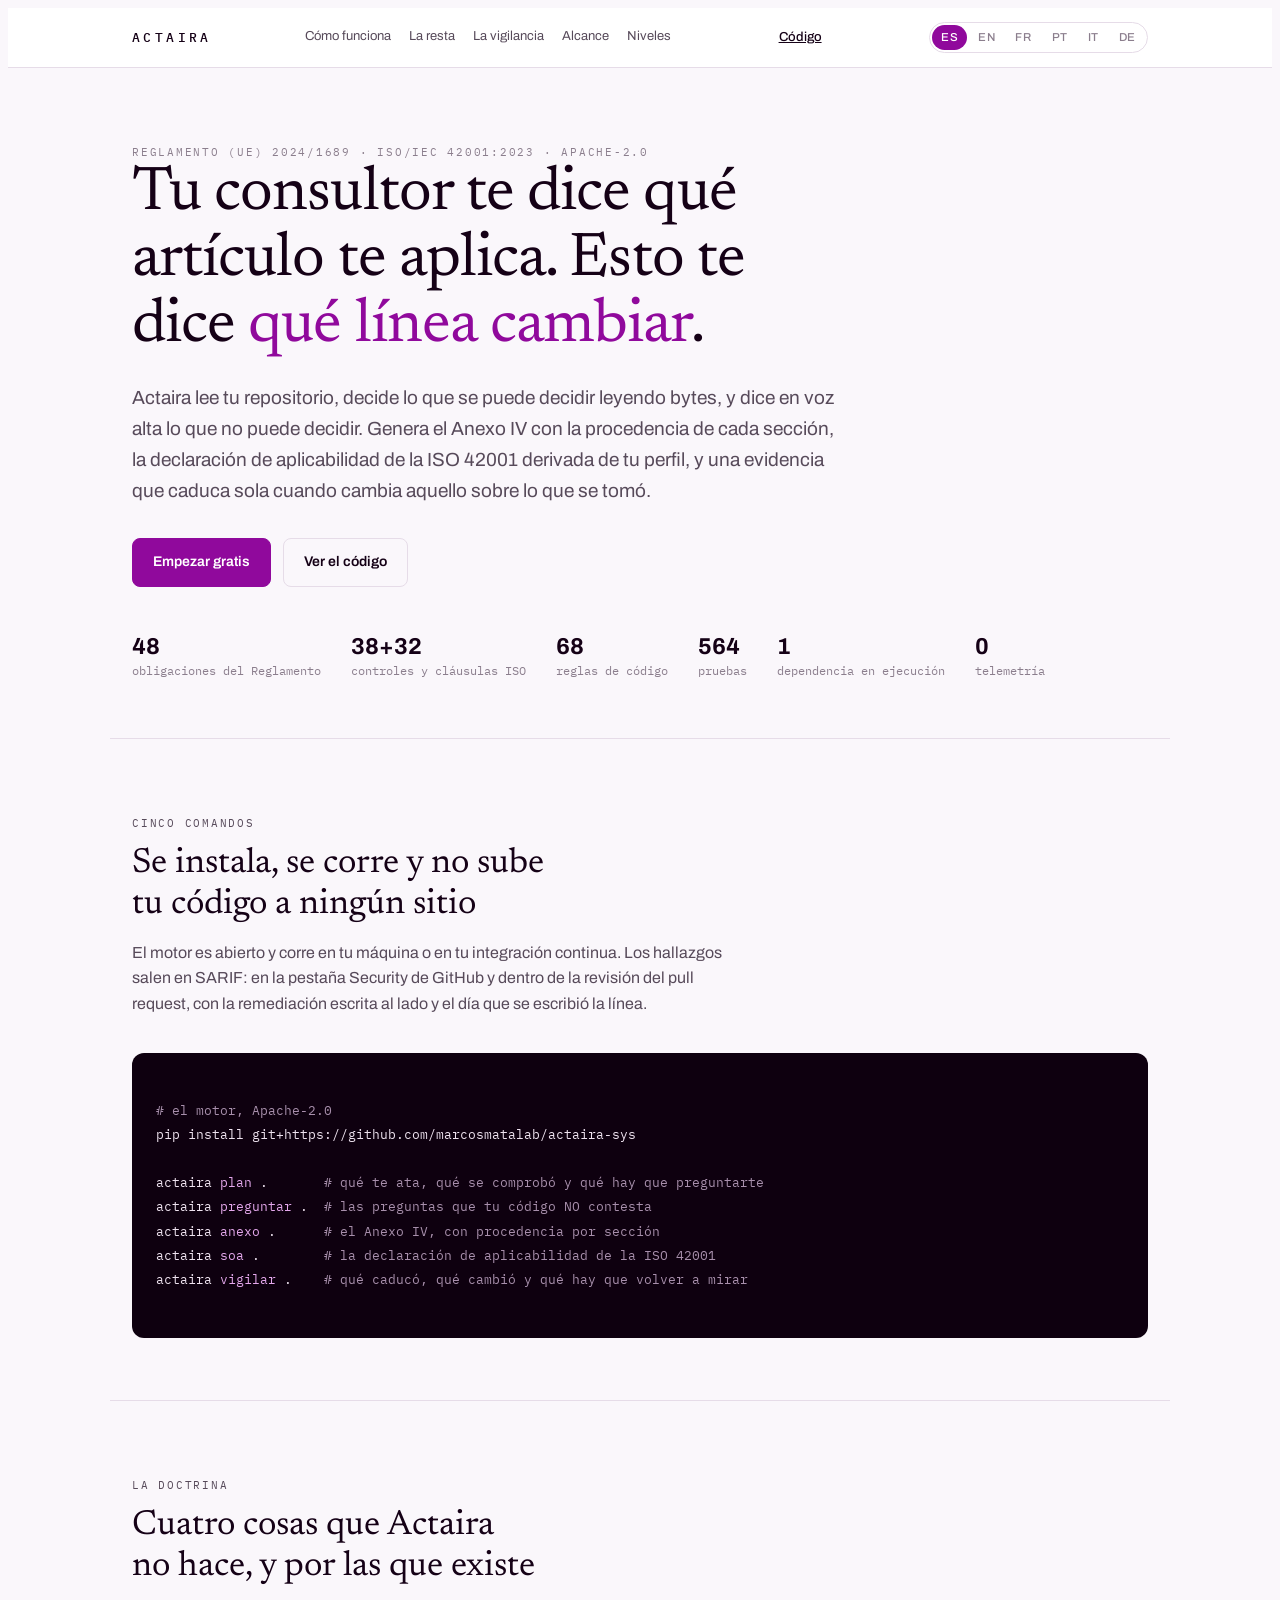
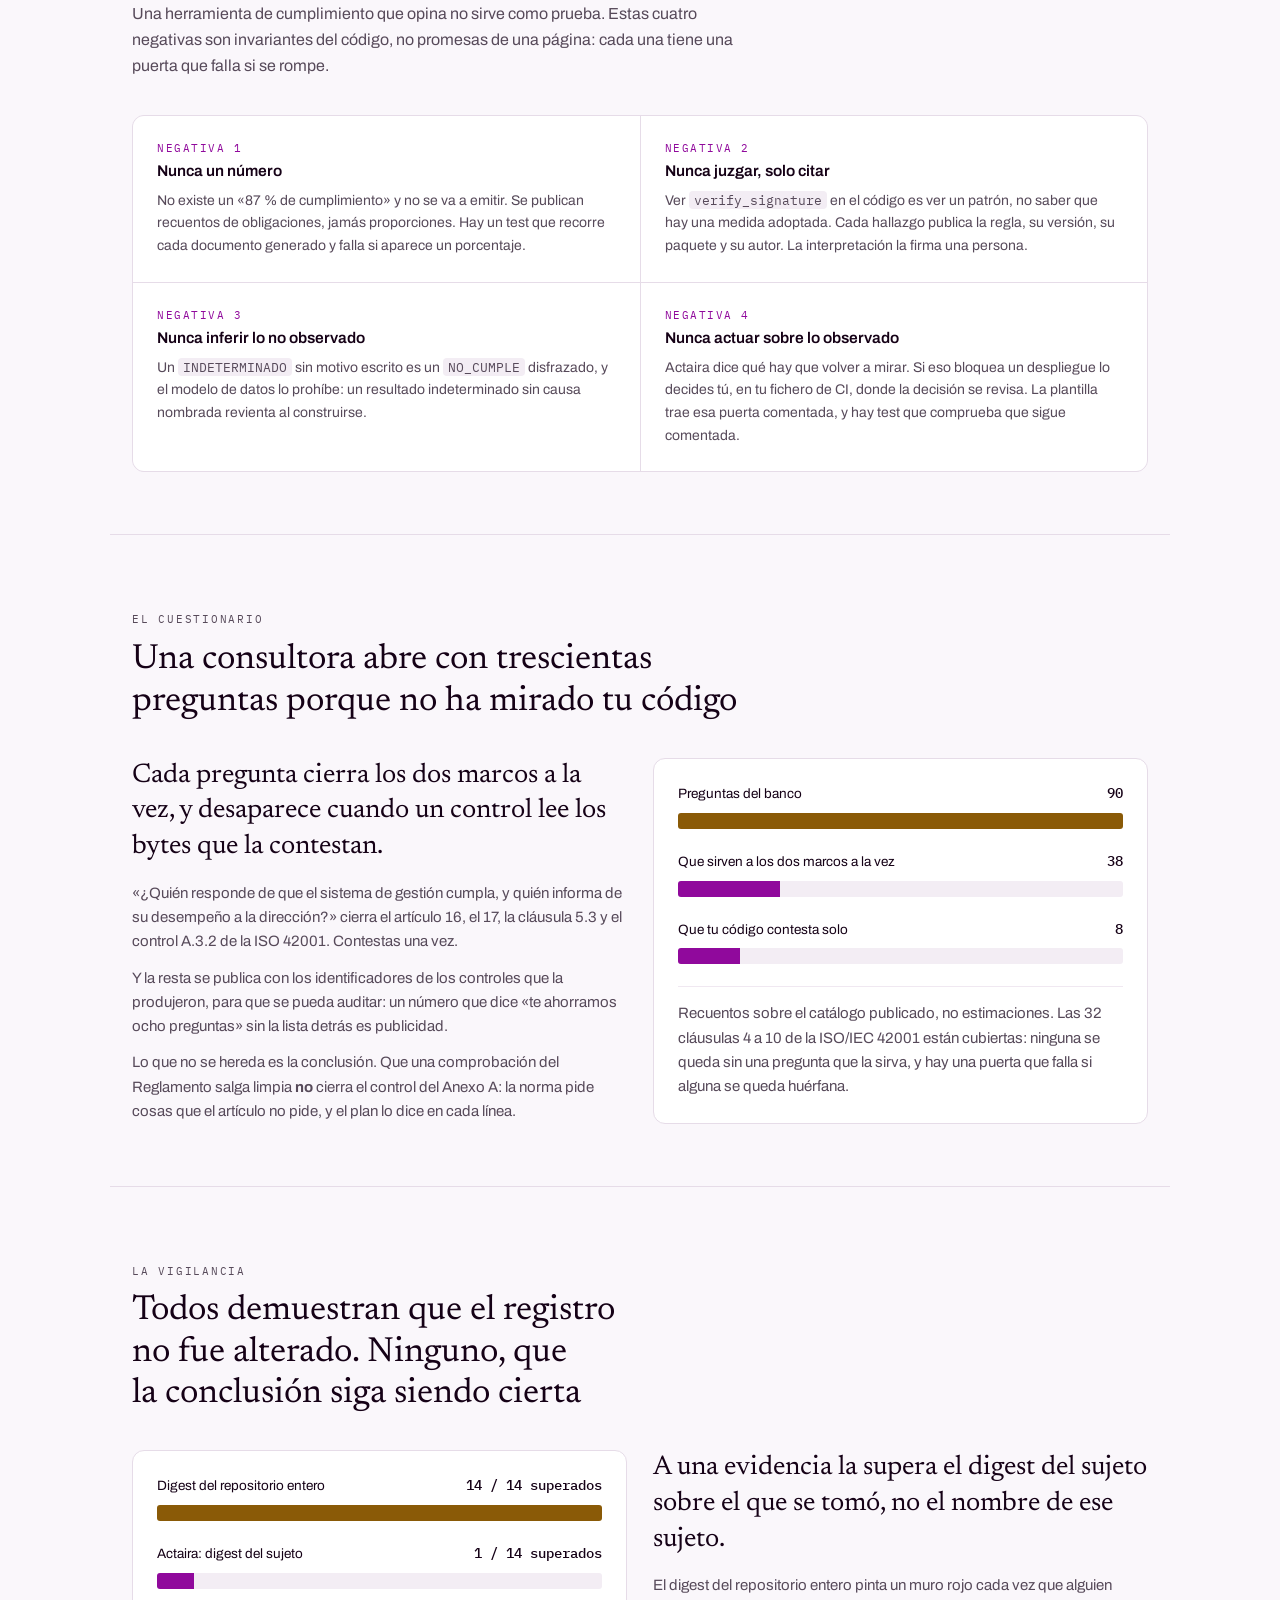
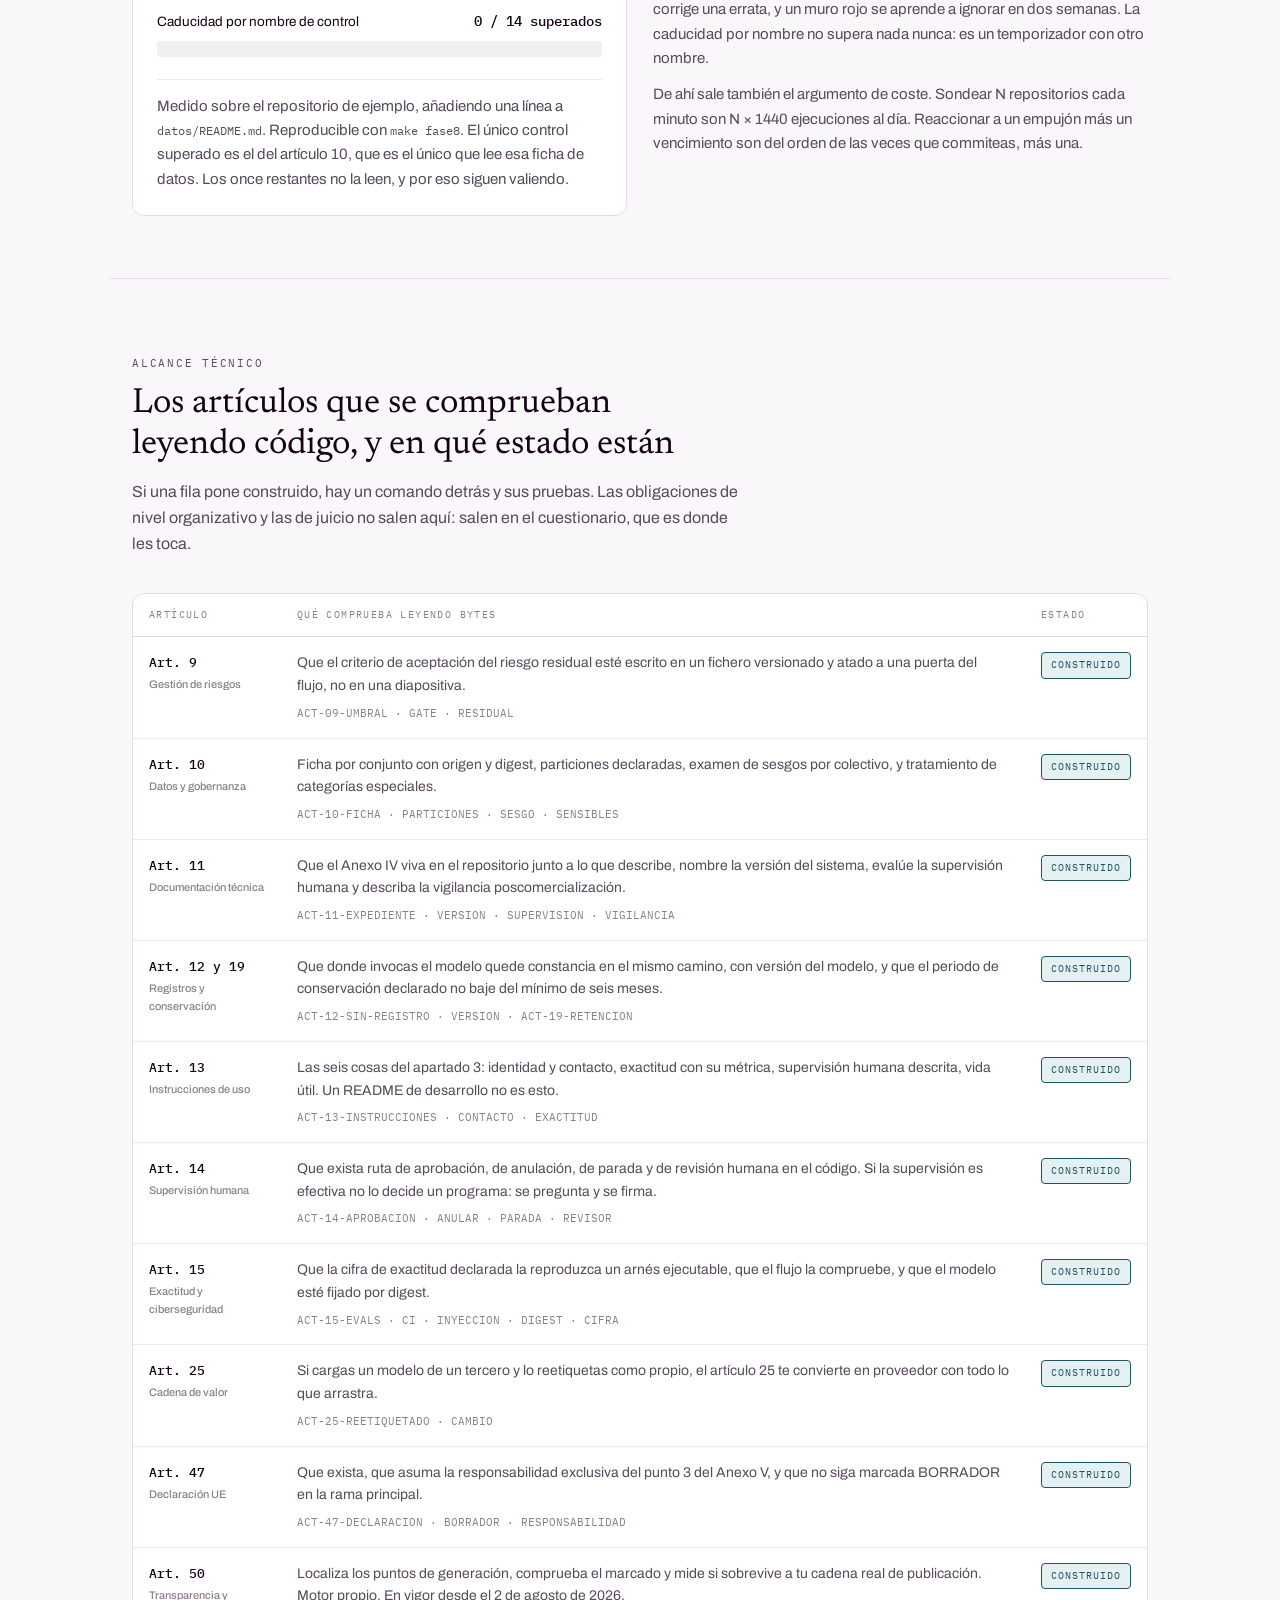
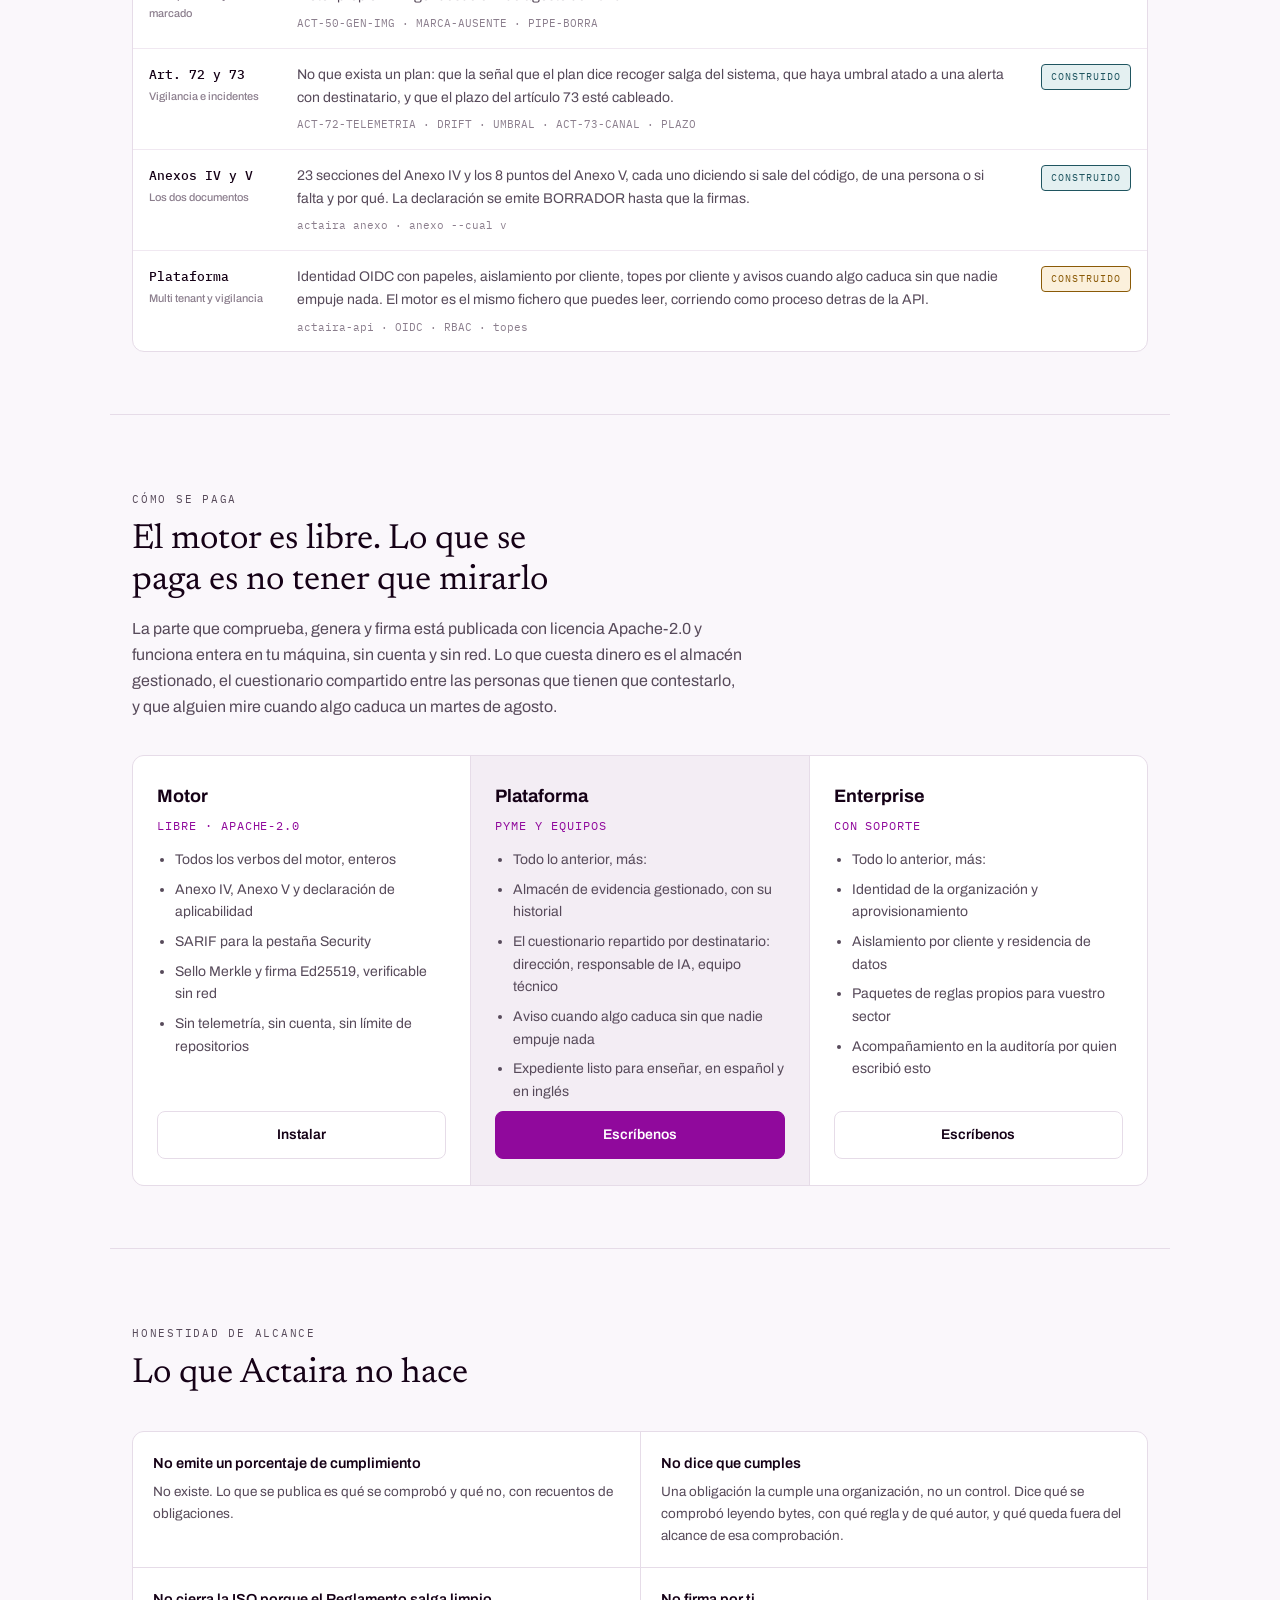
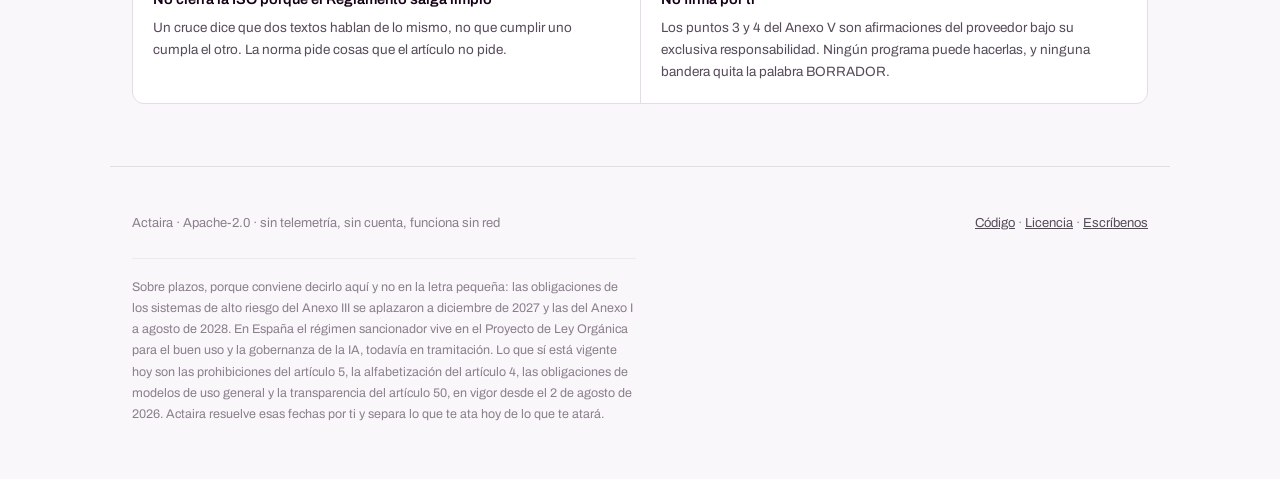
<file: sitio/index.html>
<!doctype html>
<html lang="es">
<meta charset="utf-8">
<meta name="viewport" content="width=device-width,initial-scale=1">
<title>Actaira</title>
<link rel="stylesheet" href="tipografias.css">
<style>
:root{
  --marca:#90099C; --marca-medio:#54055B; --marca-tinta:#0E000F;
  --ground:#FAF7FB; --surface:#FFFFFF; --surface-2:#F3EDF4;
  --ink:#150116; --ink-soft:#574A5A; --muted:#8B7E8D;
  --line:#E6DCE8; --line-soft:#F0E8F1;
  --ok:#1F5560; --ok-soft:#E4F0F1;
  --alerta:#8A5A07; --alerta-soft:#FBF0DC;
  --sans:"Archivo",system-ui,-apple-system,"Segoe UI",sans-serif;
  --serif:"Newsreader",Georgia,"Times New Roman",serif;
  --mono:"IBM Plex Mono",ui-monospace,"SF Mono",Menlo,monospace;
}
@media (prefers-color-scheme:dark){:root:not([data-theme="light"]){
  --ground:#0E000F; --surface:#190A1B; --surface-2:#211026;
  --ink:#F4EAF5; --ink-soft:#B6A6B9; --muted:#877789;
  --line:#301A34; --line-soft:#26142A;
  --marca:#D06BDB; --ok:#63C2CE; --ok-soft:#0D2A2E;
  --alerta:#E3B551; --alerta-soft:#2E2209;
}}
*{box-sizing:border-box}
body{background:var(--ground);color:var(--ink);font-family:var(--sans);font-size:16px;line-height:1.62;-webkit-font-smoothing:antialiased}
.wrap{max-width:1060px;margin:0 auto;padding-inline:22px}
a{color:inherit}h1,h2,h3{text-wrap:balance;margin:0}p{margin:0}
.eyebrow{font-family:var(--mono);font-size:11px;letter-spacing:.16em;text-transform:uppercase;color:var(--muted)}

header{border-bottom:1px solid var(--line);background:var(--surface);position:sticky;top:0;z-index:5}
.bar{display:flex;align-items:center;justify-content:space-between;gap:16px;padding-block:14px;flex-wrap:wrap}
.mark{font-family:var(--mono);font-weight:500;letter-spacing:.26em;font-size:13px}
.bar nav{display:flex;gap:18px;flex-wrap:wrap}
.bar nav a{font-size:13px;color:var(--ink-soft);text-decoration:none;border-bottom:1px solid transparent;padding-bottom:2px}
.bar nav a:hover{color:var(--ink);border-bottom-color:var(--marca)}
/* En el movil la cabecera ocupaba el 21% de la pantalla en TRES filas
   antes de que empezara el texto. La navegacion de secciones es la que
   sobra: a las secciones se llega bajando, y el ancla no aporta nada en
   una pantalla donde todo esta a un dedo. Lo que NO se esconde es el
   idioma ni el enlace al codigo, que son acciones y no atajos. */
@media(max-width:720px){.bar nav:not(.idiomas){display:none}}

.hero{padding-block:76px 58px;border-bottom:1px solid var(--line)}
.hero h1{font-family:var(--serif);font-weight:400;letter-spacing:-.015em;font-size:clamp(34px,6vw,62px);line-height:1.06;max-width:19ch}
.hero h1 em{font-style:normal;color:var(--marca)}
.lede{margin-top:24px;max-width:64ch;font-size:clamp(16px,2.2vw,19px);color:var(--ink-soft)}
.cta{display:flex;gap:12px;margin-top:32px;flex-wrap:wrap}
.btn{display:inline-flex;align-items:center;gap:9px;text-decoration:none;font-size:14px;font-weight:600;padding:12px 20px;border:1px solid var(--marca);background:var(--marca);color:#fff;border-radius:8px}
.btn.ghost{background:transparent;color:var(--ink);border-color:var(--line)}
.btn:hover{opacity:.88}
.btn:focus-visible,a:focus-visible{outline:2px solid var(--marca);outline-offset:3px}
.facts{display:flex;gap:30px;margin-top:46px;flex-wrap:wrap;font-family:var(--mono);font-size:12px;color:var(--muted)}
.facts b{display:block;font-family:var(--sans);font-size:23px;font-weight:700;color:var(--ink);font-variant-numeric:tabular-nums;line-height:1.2}

section{padding-block:62px;border-bottom:1px solid var(--line)}
.head{max-width:68ch;margin-bottom:36px}
.head h2{font-family:var(--serif);font-weight:400;font-size:clamp(25px,3.6vw,35px);line-height:1.18;margin-top:10px}
.head p{margin-top:14px;color:var(--ink-soft)}

.claims{display:grid;gap:1px;background:var(--line);border:1px solid var(--line);border-radius:12px;overflow:hidden}
@media(min-width:760px){.claims{grid-template-columns:repeat(2,1fr)}}
.claim{background:var(--surface);padding:24px}
.claim h3{font-size:15.5px;font-weight:600;margin-bottom:7px}
.claim p{font-size:14px;color:var(--ink-soft)}
.claim .no{font-family:var(--mono);font-size:11px;letter-spacing:.14em;color:var(--marca);text-transform:uppercase}
.claim code{font-family:var(--mono);font-size:12.5px;background:var(--surface-2);padding:1px 5px;border-radius:4px}

/* `white-space:pre` NO es decoracion: sin el, este bloque era un parrafo
   corrido. Es un `div` con saltos de linea dentro, y el HTML los colapsa,
   asi que las cinco ordenes y sus comentarios salian pegados en una sola
   linea ilegible. Es el unico elemento de esta pagina que alguien va a
   COPIAR, y era el que peor estaba. `overflow-x:auto` ya estaba, y con
   `pre` hace lo correcto: una orden larga se desplaza en vez de partirse,
   porque una orden partida por la mitad no se puede pegar. */
.cod{background:var(--marca-tinta);color:#EFE3F0;border-radius:12px;padding:22px 24px;overflow-x:auto;white-space:pre;font-family:var(--mono);font-size:13px;line-height:1.85}
.cod .c{color:#A88FAC}
.cod .k{color:#E5A8ED}

.dos{display:grid;gap:26px}
@media(min-width:840px){.dos{grid-template-columns:1fr 1fr;align-items:start}}
.concl{font-family:var(--serif);font-size:clamp(20px,3vw,27px);line-height:1.32;margin-bottom:16px}
.dos p{color:var(--ink-soft);font-size:15px;margin-top:12px}
.dos .concl{color:var(--ink);font-size:clamp(20px,3vw,27px);margin-top:0}

.barras{border:1px solid var(--line);background:var(--surface);padding:24px;border-radius:12px}
.row{margin-bottom:22px}.row:last-child{margin-bottom:0}
.row .lab{display:flex;justify-content:space-between;align-items:baseline;font-size:13.5px;margin-bottom:8px;gap:12px}
.row .lab b{font-family:var(--mono);font-weight:500;font-variant-numeric:tabular-nums}
.track{height:16px;background:var(--surface-2);border-radius:3px;overflow:hidden}
.fill{height:100%;display:block}
.fill.muro{background:var(--alerta);width:100%}
.fill.sel{background:var(--marca);width:62.5%}
.fill.nada{background:var(--muted);width:0}
.note{font-size:13px;color:var(--muted);margin-top:18px;border-top:1px solid var(--line-soft);padding-top:14px}

.tablewrap{overflow-x:auto;border:1px solid var(--line);background:var(--surface);border-radius:12px}
table{border-collapse:collapse;width:100%;min-width:700px;font-size:14px}
thead th{text-align:left;font-family:var(--mono);font-size:10px;letter-spacing:.14em;text-transform:uppercase;color:var(--muted);font-weight:400;padding:13px 16px;border-bottom:1px solid var(--line);white-space:nowrap}
tbody td{padding:15px 16px;border-bottom:1px solid var(--line-soft);vertical-align:top}
tbody tr:last-child td{border-bottom:0}
.art{font-family:var(--mono);font-weight:500;white-space:nowrap;font-size:13px}
.art small{display:block;font-family:var(--sans);font-size:11px;color:var(--muted);letter-spacing:0;margin-top:3px;white-space:normal}
td.q{color:var(--ink-soft);min-width:190px}
.chip{display:inline-block;font-family:var(--mono);font-size:10px;letter-spacing:.1em;text-transform:uppercase;padding:4px 9px;white-space:nowrap;border:1px solid transparent;border-radius:4px}
.chip.b{background:var(--ok-soft);color:var(--ok);border-color:var(--ok)}
.chip.p{background:var(--alerta-soft);color:var(--alerta);border-color:var(--alerta)}
.mod{font-family:var(--mono);font-size:11px;color:var(--muted);display:block;margin-top:7px}

.niveles{display:grid;gap:1px;background:var(--line);border:1px solid var(--line);border-radius:12px;overflow:hidden}
@media(min-width:780px){.niveles{grid-template-columns:repeat(3,1fr)}}
/* En columna y con el boton anclado abajo: las tres tarjetas tienen
   distinto numero de lineas, asi que los botones salian a tres alturas
   distintas y la fila se leia como descuidada. `margin-top:auto` en el
   boton los pone en la misma linea sin fijar una altura a mano, que es
   lo que se rompe en cuanto alguien anade una viñeta. */
.nivel{background:var(--surface);padding:26px 24px;display:flex;flex-direction:column}
.nivel .btn.bloque{margin-top:auto}
.nivel.destacado{background:var(--surface-2)}
.nivel h3{font-size:18px;font-weight:700;margin-bottom:4px}
.nivel .precio{font-family:var(--mono);font-size:12px;color:var(--marca);letter-spacing:.08em;text-transform:uppercase;margin-bottom:14px}
.nivel ul{margin:0;padding-left:18px;font-size:14px;color:var(--ink-soft)}
.nivel li{margin-bottom:7px}

.out{display:grid;gap:1px;background:var(--line);border:1px solid var(--line);border-radius:12px;overflow:hidden}
@media(min-width:680px){.out{grid-template-columns:repeat(2,1fr)}}
.out div{background:var(--surface);padding:20px}
.out h3{margin:0 0 6px;font-size:14.5px;font-weight:600}
.out p{font-size:13.5px;color:var(--ink-soft)}

footer{padding-block:46px;font-size:13px;color:var(--muted)}
.foot{display:flex;justify-content:space-between;gap:20px;flex-wrap:wrap}
.foot a{color:var(--ink-soft)}
.caveat{max-width:72ch;margin-top:24px;padding-top:18px;border-top:1px solid var(--line-soft);font-size:12.5px;line-height:1.7}
.btn.bloque{display:block;text-align:center;margin-top:18px;width:100%}
a.codigo{margin-left:14px;font-size:13px;font-weight:500;white-space:nowrap}
nav.idiomas{display:flex;gap:2px;align-items:center;margin-left:14px;
  border:1px solid var(--line);border-radius:999px;padding:2px;background:var(--surface)}
nav.idiomas a{padding:3px 9px;border-radius:999px;font-size:11.5px;font-weight:500;
  letter-spacing:.05em;color:var(--muted);text-decoration:none;line-height:1.6}
nav.idiomas a:hover{color:var(--marca)}
nav.idiomas a[aria-current="page"]{background:var(--marca);color:#fff}
@media(max-width:860px){nav.idiomas{margin-left:auto}}
@media (prefers-reduced-motion:reduce){*{transition:none!important;animation:none!important}}
</style>

<header><div class="wrap bar">
  <span class="mark">ACTAIRA</span>
  <nav>
    <a href="#como">Cómo funciona</a>
    <a href="#resta">La resta</a>
    <a href="#vigilancia">La vigilancia</a>
    <a href="#alcance">Alcance</a>
    <a href="#niveles">Niveles</a>
  </nav>
  <!-- EL CONMUTADOR DE IDIOMA: SEIS ENLACES, NO UN BOTON DE JAVASCRIPT.
       Cada idioma es una pagina de verdad, con su propio `lang` y su propia
       direccion. Un conmutador que reescribe el texto en el navegador da una
       pagina que no se puede enviar por correo, que los buscadores indexan en
       un solo idioma, y que un lector de pantalla pronuncia con el idioma
       equivocado hasta que alguien pulsa algo. Seis enlaces funcionan sin
       JavaScript, se pueden abrir en otra pestana y se pueden marcar.
       `aria-current="page"` es lo que dice cual estas leyendo a quien no lo
       ve por el color. -->
  <!-- EL ENLACE AL CODIGO. Esta pagina no tenia NI UN enlace externo, y todo
       el argumento del producto es «el motor es el mismo fichero que puedes
       leer». Se podia leer la frase y no habia donde pulsar. -->
  <a class="codigo" href="https://github.com/marcosmatalab/actaira-sys" rel="noopener">Código</a>
  <nav class="idiomas" aria-label="Idioma"><a href="./" hreflang="es" lang="es" aria-current="page" title="Español">ES</a><a href="./en/" hreflang="en" lang="en" title="English">EN</a><a href="./fr/" hreflang="fr" lang="fr" title="Français">FR</a><a href="./pt/" hreflang="pt" lang="pt" title="Português">PT</a><a href="./it/" hreflang="it" lang="it" title="Italiano">IT</a><a href="./de/" hreflang="de" lang="de" title="Deutsch">DE</a></nav>
</div></header>

<main>
<div class="wrap hero">
  <p class="eyebrow">Reglamento (UE) 2024/1689 · ISO/IEC 42001:2023 · Apache-2.0</p>
  <h1>Tu consultor te dice qué artículo te aplica. Esto te dice <em>qué línea cambiar</em>.</h1>
  <p class="lede">
    Actaira lee tu repositorio, decide lo que se puede decidir leyendo bytes, y dice en voz
    alta lo que no puede decidir. Genera el Anexo IV con la procedencia de cada sección, la
    declaración de aplicabilidad de la ISO 42001 derivada de tu perfil, y una evidencia que
    caduca sola cuando cambia aquello sobre lo que se tomó.
  </p>
  <div class="cta">
    <!-- A `#como`, que es donde esta la orden que te deja empezar gratis.
         Llevaba a `#niveles`, la tabla de precios: pulsar «gratis» y aterrizar
         en los precios es una promesa rota en el primer clic. -->
    <a class="btn" href="#como">Empezar gratis</a>
    <!-- El secundario llevaba TAMBIEN a `#como`: dos botones al mismo sitio.
         Lo otro que quiere hacer quien llega aqui es mirar el codigo, que
         es la mitad del argumento. -->
    <a class="btn ghost" href="https://github.com/marcosmatalab/actaira-sys" rel="noopener">Ver el código</a>
  </div>
  <div class="facts">
    <div><b>48</b>obligaciones del Reglamento</div>
    <div><b>38+32</b>controles y cláusulas ISO</div>
    <div><b>68</b>reglas de código</div>
    <div><b>564</b>pruebas</div>
    <div><b>1</b>dependencia en ejecución</div>
    <div><b>0</b>telemetría</div>
  </div>
</div>

<section class="wrap" id="como">
  <div class="head">
    <p class="eyebrow">Cinco comandos</p>
    <h2>Se instala, se corre y no sube tu código a ningún sitio</h2>
    <p>
      El motor es abierto y corre en tu máquina o en tu integración continua. Los hallazgos
      salen en SARIF: en la pestaña Security de GitHub y dentro de la revisión del pull
      request, con la remediación escrita al lado y el día que se escribió la línea.
    </p>
  </div>
  <div class="cod">
<span class="c"># el motor, Apache-2.0</span>
pip install git+https://github.com/marcosmatalab/actaira-sys

actaira <span class="k">plan</span> .       <span class="c"># qué te ata, qué se comprobó y qué hay que preguntarte</span>
actaira <span class="k">preguntar</span> .  <span class="c"># las preguntas que tu código NO contesta</span>
actaira <span class="k">anexo</span> .      <span class="c"># el Anexo IV, con procedencia por sección</span>
actaira <span class="k">soa</span> .        <span class="c"># la declaración de aplicabilidad de la ISO 42001</span>
actaira <span class="k">vigilar</span> .    <span class="c"># qué caducó, qué cambió y qué hay que volver a mirar</span>
  </div>
</section>

<section class="wrap">
  <div class="head">
    <p class="eyebrow">La doctrina</p>
    <h2>Cuatro cosas que Actaira no hace, y por las que existe</h2>
    <p>
      Una herramienta de cumplimiento que opina no sirve como prueba. Estas cuatro negativas
      son invariantes del código, no promesas de una página: cada una tiene una puerta que
      falla si se rompe.
    </p>
  </div>
  <div class="claims">
    <div class="claim">
      <p class="no">Negativa 1</p><h3>Nunca un número</h3>
      <p>No existe un «87 % de cumplimiento» y no se va a emitir. Se publican recuentos de obligaciones, jamás proporciones. Hay un test que recorre cada documento generado y falla si aparece un porcentaje.</p>
    </div>
    <div class="claim">
      <p class="no">Negativa 2</p><h3>Nunca juzgar, solo citar</h3>
      <p>Ver <code>verify_signature</code> en el código es ver un patrón, no saber que hay una medida adoptada. Cada hallazgo publica la regla, su versión, su paquete y su autor. La interpretación la firma una persona.</p>
    </div>
    <div class="claim">
      <p class="no">Negativa 3</p><h3>Nunca inferir lo no observado</h3>
      <p>Un <code>INDETERMINADO</code> sin motivo escrito es un <code>NO_CUMPLE</code> disfrazado, y el modelo de datos lo prohíbe: un resultado indeterminado sin causa nombrada revienta al construirse.</p>
    </div>
    <div class="claim">
      <p class="no">Negativa 4</p><h3>Nunca actuar sobre lo observado</h3>
      <p>Actaira dice qué hay que volver a mirar. Si eso bloquea un despliegue lo decides tú, en tu fichero de CI, donde la decisión se revisa. La plantilla trae esa puerta comentada, y hay test que comprueba que sigue comentada.</p>
    </div>
  </div>
</section>

<section class="wrap" id="resta">
  <div class="head">
    <p class="eyebrow">El cuestionario</p>
    <h2>Una consultora abre con trescientas preguntas porque no ha mirado tu código</h2>
  </div>
  <div class="dos">
    <div>
      <p class="concl">Cada pregunta cierra los dos marcos a la vez, y desaparece cuando un control lee los bytes que la contestan.</p>
      <p>
        «¿Quién responde de que el sistema de gestión cumpla, y quién informa de su desempeño
        a la dirección?» cierra el artículo 16, el 17, la cláusula 5.3 y el control A.3.2 de
        la ISO 42001. Contestas una vez.
      </p>
      <p>
        Y la resta se publica con los identificadores de los controles que la produjeron, para
        que se pueda auditar: un número que dice «te ahorramos ocho preguntas» sin la lista
        detrás es publicidad.
      </p>
      <p>
        Lo que no se hereda es la conclusión. Que una comprobación del Reglamento salga limpia
        <strong>no</strong> cierra el control del Anexo A: la norma pide cosas que el artículo
        no pide, y el plan lo dice en cada línea.
      </p>
    </div>
    <div class="barras">
      <div class="row">
        <div class="lab"><span>Preguntas del banco</span><b>90</b></div>
        <div class="track"><span class="fill muro"></span></div>
      </div>
      <div class="row">
        <div class="lab"><span>Que sirven a los dos marcos a la vez</span><b>38</b></div>
        <div class="track"><span class="fill sel" style="width:23%"></span></div>
      </div>
      <div class="row">
        <div class="lab"><span>Que tu código contesta solo</span><b>8</b></div>
        <div class="track"><span class="fill sel" style="width:14%"></span></div>
      </div>
      <p class="note">
        Recuentos sobre el catálogo publicado, no estimaciones. Las 32 cláusulas 4 a 10 de la
        ISO/IEC 42001 están cubiertas: ninguna se queda sin una pregunta que la sirva, y hay
        una puerta que falla si alguna se queda huérfana.
      </p>
    </div>
  </div>
</section>

<section class="wrap" id="vigilancia">
  <div class="head">
    <p class="eyebrow">La vigilancia</p>
    <h2>Todos demuestran que el registro no fue alterado. Ninguno, que la conclusión siga siendo cierta</h2>
  </div>
  <div class="dos">
    <div class="barras">
      <div class="row">
        <div class="lab"><span>Digest del repositorio entero</span><b>14 / 14 superados</b></div>
        <div class="track"><span class="fill muro"></span></div>
      </div>
      <div class="row">
        <div class="lab"><span>Actaira: digest del sujeto</span><b>1 / 14 superados</b></div>
        <div class="track"><span class="fill sel" style="width:8.3%"></span></div>
      </div>
      <div class="row">
        <div class="lab"><span>Caducidad por nombre de control</span><b>0 / 14 superados</b></div>
        <div class="track"><span class="fill nada"></span></div>
      </div>
      <p class="note">
        Medido sobre el repositorio de ejemplo, añadiendo una línea a
        <span style="font-family:var(--mono);font-size:12px">datos/README.md</span>.
        Reproducible con <span style="font-family:var(--mono);font-size:12px">make fase8</span>.
        El único control superado es el del artículo 10, que es el único que lee esa ficha de
        datos. Los once restantes no la leen, y por eso siguen valiendo.
      </p>
    </div>
    <div>
      <p class="concl">A una evidencia la supera el digest del sujeto sobre el que se tomó, no el nombre de ese sujeto.</p>
      <p>
        El digest del repositorio entero pinta un muro rojo cada vez que alguien corrige una
        errata, y un muro rojo se aprende a ignorar en dos semanas. La caducidad por nombre no
        supera nada nunca: es un temporizador con otro nombre.
      </p>
      <p>
        De ahí sale también el argumento de coste. Sondear N repositorios cada minuto son
        N × 1440 ejecuciones al día. Reaccionar a un empujón más un vencimiento son del orden
        de las veces que commiteas, más una.
      </p>
    </div>
  </div>
</section>

<section class="wrap" id="alcance">
  <div class="head">
    <p class="eyebrow">Alcance técnico</p>
    <h2>Los artículos que se comprueban leyendo código, y en qué estado están</h2>
    <p>
      Si una fila pone construido, hay un comando detrás y sus pruebas. Las obligaciones de
      nivel organizativo y las de juicio no salen aquí: salen en el cuestionario, que es
      donde les toca.
    </p>
  </div>
  <div class="tablewrap"><table>
    <thead><tr><th>Artículo</th><th>Qué comprueba leyendo bytes</th><th>Estado</th></tr></thead>
    <tbody>
      <tr><td class="art">Art. 9<small>Gestión de riesgos</small></td>
        <td class="q">Que el criterio de aceptación del riesgo residual esté escrito en un fichero versionado y atado a una puerta del flujo, no en una diapositiva.<span class="mod">ACT-09-UMBRAL · GATE · RESIDUAL</span></td>
        <td><span class="chip b">Construido</span></td></tr>
      <tr><td class="art">Art. 10<small>Datos y gobernanza</small></td>
        <td class="q">Ficha por conjunto con origen y digest, particiones declaradas, examen de sesgos por colectivo, y tratamiento de categorías especiales.<span class="mod">ACT-10-FICHA · PARTICIONES · SESGO · SENSIBLES</span></td>
        <td><span class="chip b">Construido</span></td></tr>
      <tr><td class="art">Art. 11<small>Documentación técnica</small></td>
        <td class="q">Que el Anexo IV viva en el repositorio junto a lo que describe, nombre la versión del sistema, evalúe la supervisión humana y describa la vigilancia poscomercialización.<span class="mod">ACT-11-EXPEDIENTE · VERSION · SUPERVISION · VIGILANCIA</span></td>
        <td><span class="chip b">Construido</span></td></tr>
      <tr><td class="art">Art. 12 y 19<small>Registros y conservación</small></td>
        <td class="q">Que donde invocas el modelo quede constancia en el mismo camino, con versión del modelo, y que el periodo de conservación declarado no baje del mínimo de seis meses.<span class="mod">ACT-12-SIN-REGISTRO · VERSION · ACT-19-RETENCION</span></td>
        <td><span class="chip b">Construido</span></td></tr>
      <tr><td class="art">Art. 13<small>Instrucciones de uso</small></td>
        <td class="q">Las seis cosas del apartado 3: identidad y contacto, exactitud con su métrica, supervisión humana descrita, vida útil. Un README de desarrollo no es esto.<span class="mod">ACT-13-INSTRUCCIONES · CONTACTO · EXACTITUD</span></td>
        <td><span class="chip b">Construido</span></td></tr>
      <tr><td class="art">Art. 14<small>Supervisión humana</small></td>
        <td class="q">Que exista ruta de aprobación, de anulación, de parada y de revisión humana en el código. Si la supervisión es efectiva no lo decide un programa: se pregunta y se firma.<span class="mod">ACT-14-APROBACION · ANULAR · PARADA · REVISOR</span></td>
        <td><span class="chip b">Construido</span></td></tr>
      <tr><td class="art">Art. 15<small>Exactitud y ciberseguridad</small></td>
        <td class="q">Que la cifra de exactitud declarada la reproduzca un arnés ejecutable, que el flujo la compruebe, y que el modelo esté fijado por digest.<span class="mod">ACT-15-EVALS · CI · INYECCION · DIGEST · CIFRA</span></td>
        <td><span class="chip b">Construido</span></td></tr>
      <tr><td class="art">Art. 25<small>Cadena de valor</small></td>
        <td class="q">Si cargas un modelo de un tercero y lo reetiquetas como propio, el artículo 25 te convierte en proveedor con todo lo que arrastra.<span class="mod">ACT-25-REETIQUETADO · CAMBIO</span></td>
        <td><span class="chip b">Construido</span></td></tr>
      <tr><td class="art">Art. 47<small>Declaración UE</small></td>
        <td class="q">Que exista, que asuma la responsabilidad exclusiva del punto 3 del Anexo V, y que no siga marcada BORRADOR en la rama principal.<span class="mod">ACT-47-DECLARACION · BORRADOR · RESPONSABILIDAD</span></td>
        <td><span class="chip b">Construido</span></td></tr>
      <tr><td class="art">Art. 50<small>Transparencia y marcado</small></td>
        <td class="q">Localiza los puntos de generación, comprueba el marcado y mide si sobrevive a tu cadena real de publicación. Motor propio. En vigor desde el 2 de agosto de 2026.<span class="mod">ACT-50-GEN-IMG · MARCA-AUSENTE · PIPE-BORRA</span></td>
        <td><span class="chip b">Construido</span></td></tr>
      <tr><td class="art">Art. 72 y 73<small>Vigilancia e incidentes</small></td>
        <td class="q">No que exista un plan: que la señal que el plan dice recoger salga del sistema, que haya umbral atado a una alerta con destinatario, y que el plazo del artículo 73 esté cableado.<span class="mod">ACT-72-TELEMETRIA · DRIFT · UMBRAL · ACT-73-CANAL · PLAZO</span></td>
        <td><span class="chip b">Construido</span></td></tr>
      <tr><td class="art">Anexos IV y V<small>Los dos documentos</small></td>
        <td class="q">23 secciones del Anexo IV y los 8 puntos del Anexo V, cada uno diciendo si sale del código, de una persona o si falta y por qué. La declaración se emite BORRADOR hasta que la firmas.<span class="mod">actaira anexo · anexo --cual v</span></td>
        <td><span class="chip b">Construido</span></td></tr>
      <tr><td class="art">Plataforma<small>Multi tenant y vigilancia</small></td>
        <td class="q">Identidad OIDC con papeles, aislamiento por cliente, topes por cliente y avisos cuando algo caduca sin que nadie empuje nada. El motor es el mismo fichero que puedes leer, corriendo como proceso detras de la API.<span class="mod">actaira-api · OIDC · RBAC · topes</span></td>
        <td><span class="chip p">Construido</span></td></tr>
    </tbody>
  </table></div>
</section>

<section class="wrap" id="niveles">
  <div class="head">
    <p class="eyebrow">Cómo se paga</p>
    <h2>El motor es libre. Lo que se paga es no tener que mirarlo</h2>
    <p>
      La parte que comprueba, genera y firma está publicada con licencia Apache-2.0 y funciona
      entera en tu máquina, sin cuenta y sin red. Lo que cuesta dinero es el almacén
      gestionado, el cuestionario compartido entre las personas que tienen que contestarlo, y
      que alguien mire cuando algo caduca un martes de agosto.
    </p>
  </div>
  <div class="niveles">
    <div class="nivel">
      <h3>Motor</h3>
      <p class="precio">Libre · Apache-2.0</p>
      <ul>
        <li>Todos los verbos del motor, enteros</li>
        <li>Anexo IV, Anexo V y declaración de aplicabilidad</li>
        <li>SARIF para la pestaña Security</li>
        <li>Sello Merkle y firma Ed25519, verificable sin red</li>
        <li>Sin telemetría, sin cuenta, sin límite de repositorios</li>
      </ul>
      <a class="btn ghost bloque" href="#como">Instalar</a>
    </div>
    <div class="nivel destacado">
      <h3>Plataforma</h3>
      <p class="precio">Pyme y equipos</p>
      <ul>
        <li>Todo lo anterior, más:</li>
        <li>Almacén de evidencia gestionado, con su historial</li>
        <li>El cuestionario repartido por destinatario: dirección, responsable de IA, equipo técnico</li>
        <li>Aviso cuando algo caduca sin que nadie empuje nada</li>
        <li>Expediente listo para enseñar, en español y en inglés</li>
      </ul>
      <a class="btn bloque" href="mailto:marcosmata@actaira.com">Escríbenos</a>
    </div>
    <div class="nivel">
      <h3>Enterprise</h3>
      <p class="precio">Con soporte</p>
      <ul>
        <li>Todo lo anterior, más:</li>
        <li>Identidad de la organización y aprovisionamiento</li>
        <li>Aislamiento por cliente y residencia de datos</li>
        <li>Paquetes de reglas propios para vuestro sector</li>
        <li>Acompañamiento en la auditoría por quien escribió esto</li>
      </ul>
      <a class="btn ghost bloque" href="mailto:marcosmata@actaira.com">Escríbenos</a>
    </div>
  </div>
</section>

<section class="wrap">
  <div class="head">
    <p class="eyebrow">Honestidad de alcance</p>
    <h2>Lo que Actaira no hace</h2>
  </div>
  <div class="out">
    <div><h3>No emite un porcentaje de cumplimiento</h3><p>No existe. Lo que se publica es qué se comprobó y qué no, con recuentos de obligaciones.</p></div>
    <div><h3>No dice que cumples</h3><p>Una obligación la cumple una organización, no un control. Dice qué se comprobó leyendo bytes, con qué regla y de qué autor, y qué queda fuera del alcance de esa comprobación.</p></div>
    <div><h3>No cierra la ISO porque el Reglamento salga limpio</h3><p>Un cruce dice que dos textos hablan de lo mismo, no que cumplir uno cumpla el otro. La norma pide cosas que el artículo no pide.</p></div>
    <div><h3>No firma por ti</h3><p>Los puntos 3 y 4 del Anexo V son afirmaciones del proveedor bajo su exclusiva responsabilidad. Ningún programa puede hacerlas, y ninguna bandera quita la palabra BORRADOR.</p></div>
  </div>
</section>
</main>

<footer class="wrap">
  <div class="foot">
    <span>Actaira · Apache-2.0 · sin telemetría, sin cuenta, funciona sin red</span>
    <!-- El pie no tenia ningun enlace. Un producto libre cuya pagina no lleva
         al codigo, ni a la licencia, ni a nadie, no es self-serve: es un
         folleto. -->
    <span>
      <a href="https://github.com/marcosmatalab/actaira-sys" rel="noopener">Código</a> ·
      <a href="https://github.com/marcosmatalab/actaira-sys/blob/main/LICENSE" rel="noopener">Licencia</a> ·
      <a href="mailto:marcosmata@actaira.com">Escríbenos</a>
    </span>
  </div>
  <p class="caveat">
    Sobre plazos, porque conviene decirlo aquí y no en la letra pequeña: las obligaciones de
    los sistemas de alto riesgo del Anexo III se aplazaron a diciembre de 2027 y las del Anexo I
    a agosto de 2028. En España el régimen sancionador vive en el Proyecto de Ley Orgánica para
    el buen uso y la gobernanza de la IA, todavía en tramitación. Lo que sí está vigente hoy son
    las prohibiciones del artículo 5, la alfabetización del artículo 4, las obligaciones de
    modelos de uso general y la transparencia del artículo 50, en vigor desde el 2 de agosto de
    2026. Actaira resuelve esas fechas por ti y separa lo que te ata hoy de lo que te atará.
  </p>
</footer>
</file>
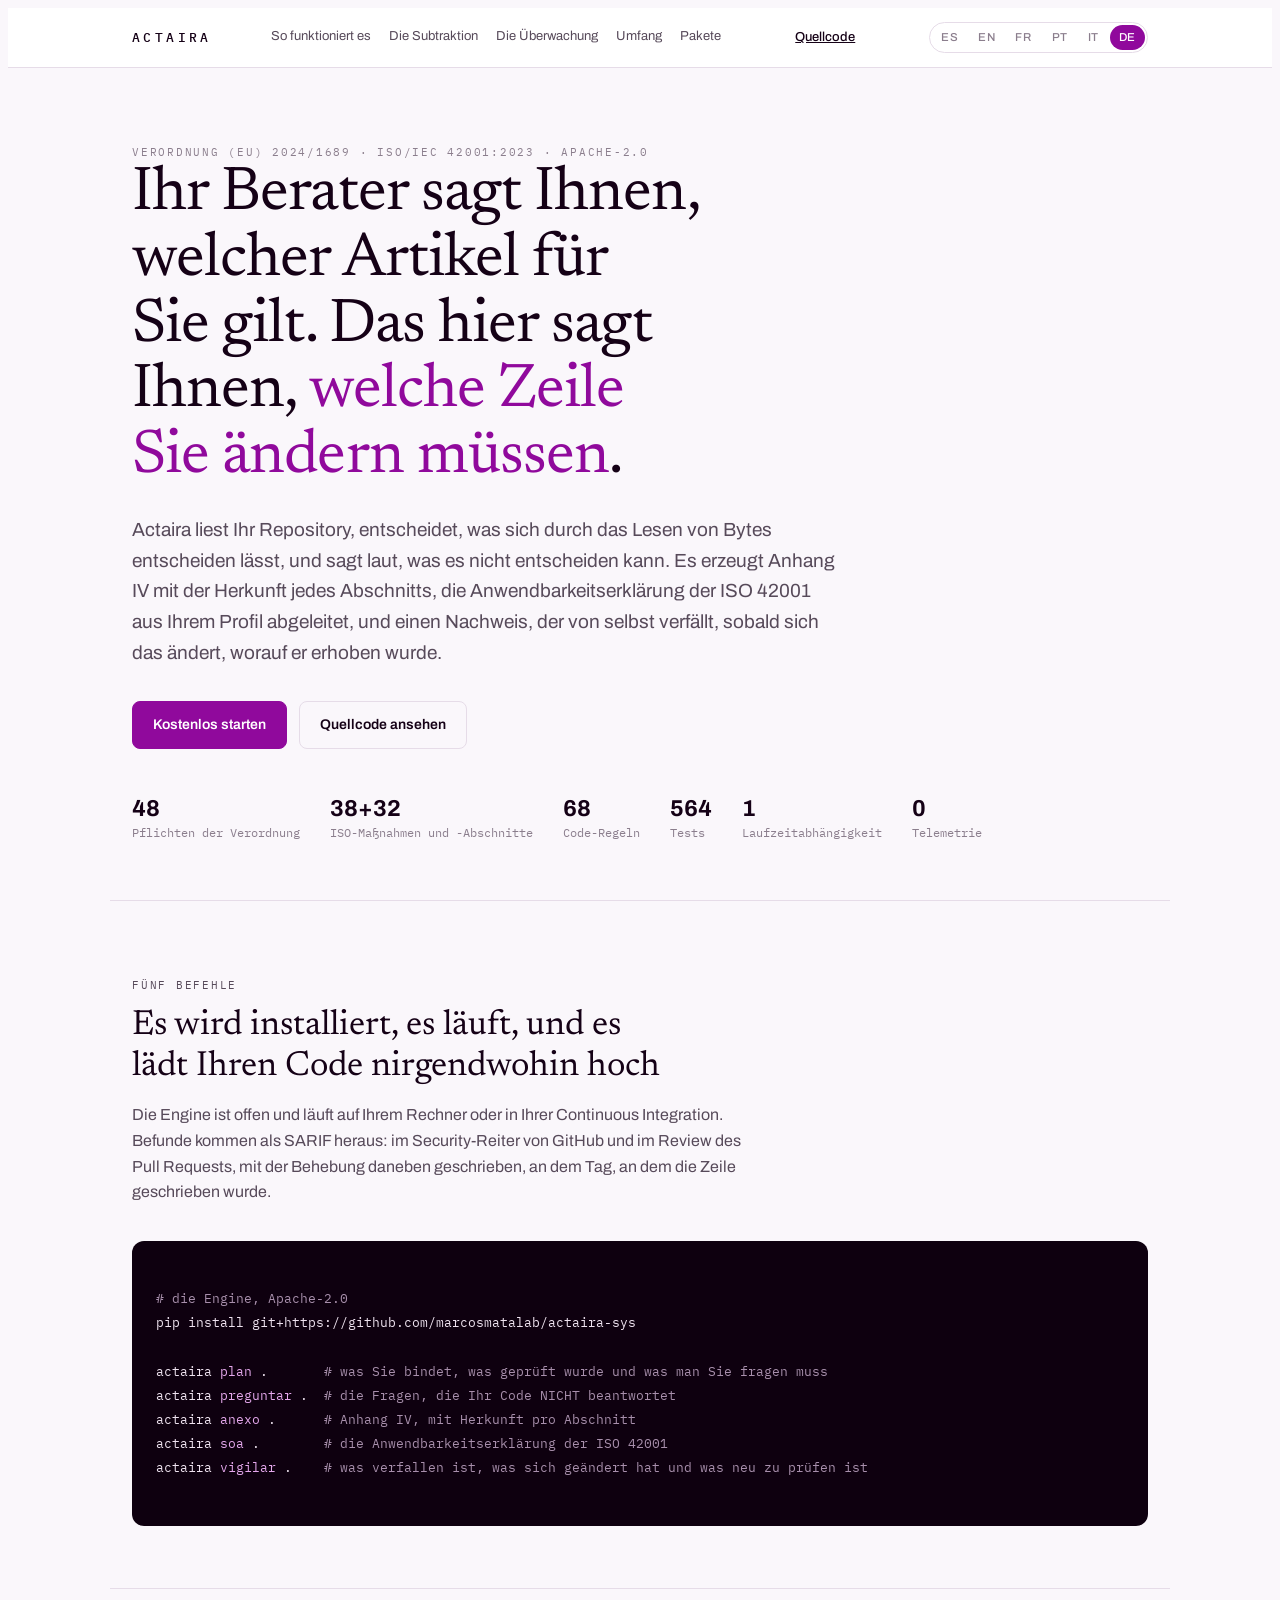
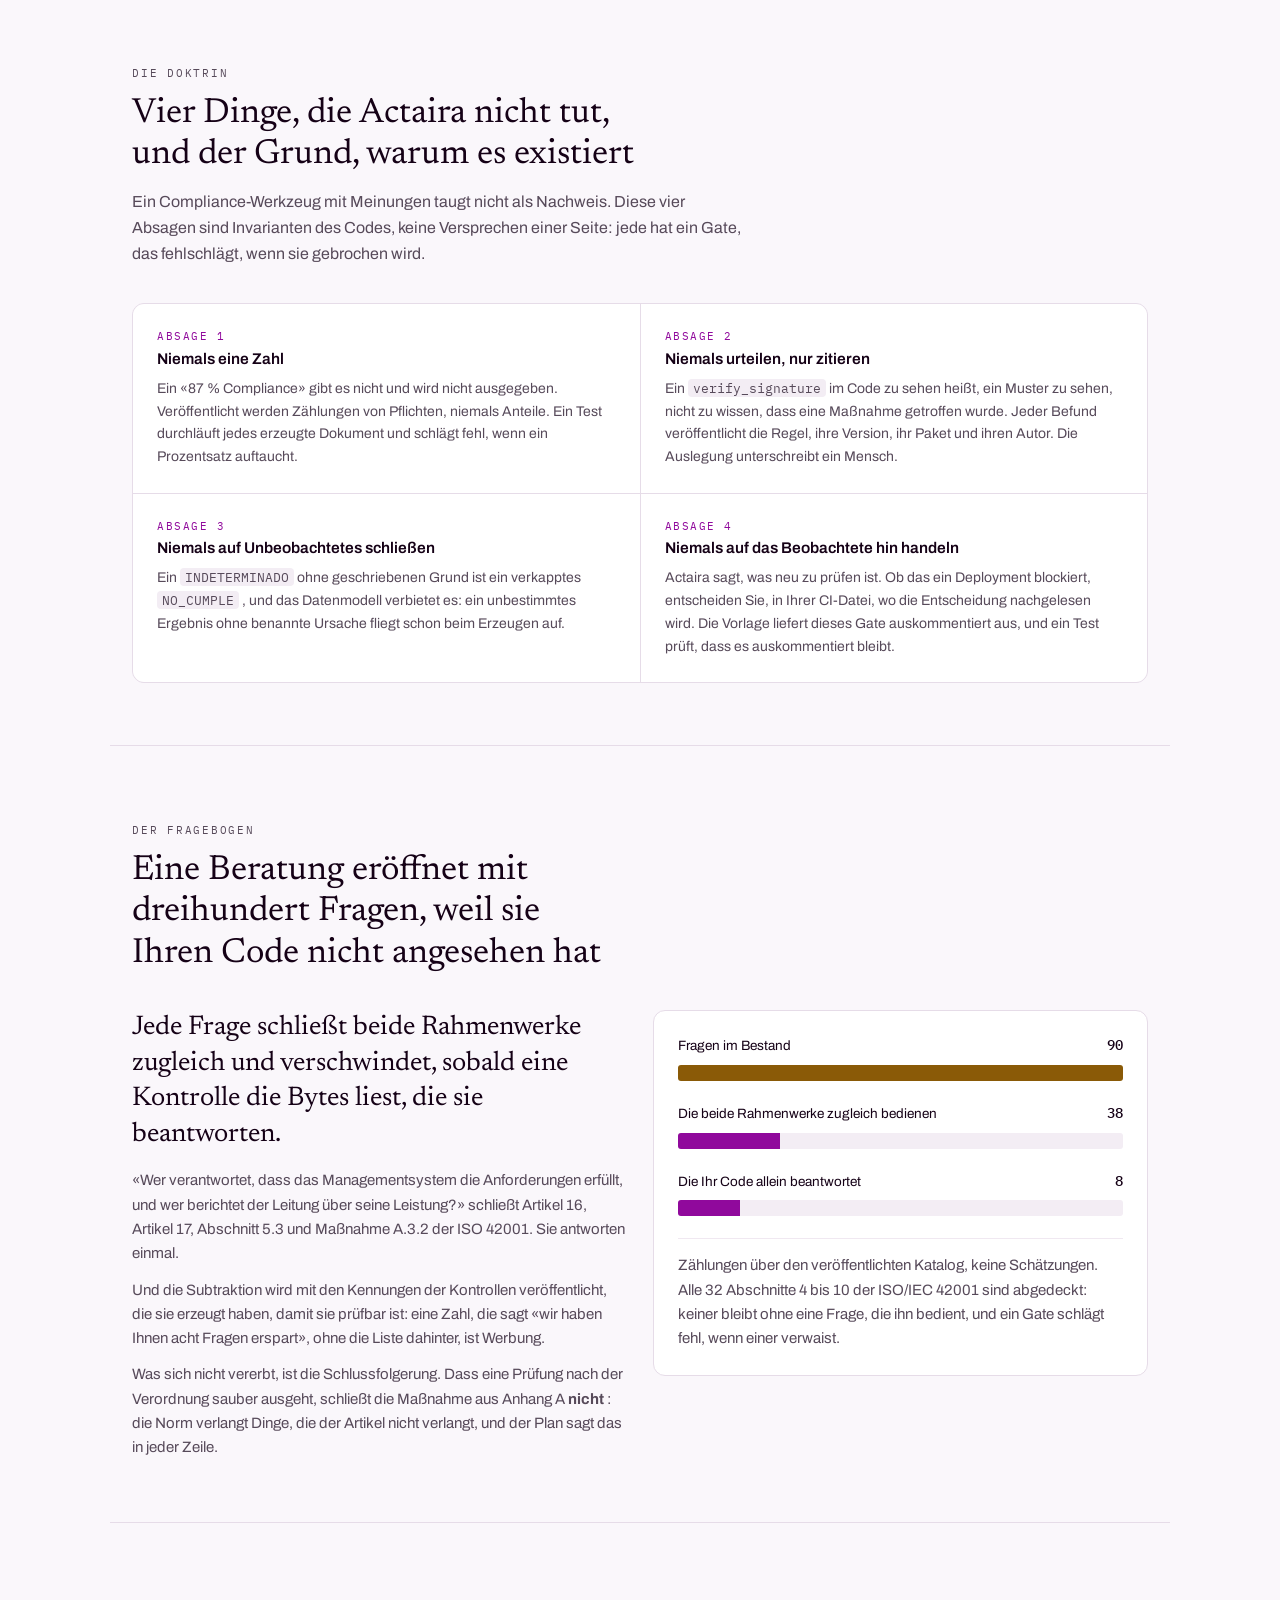
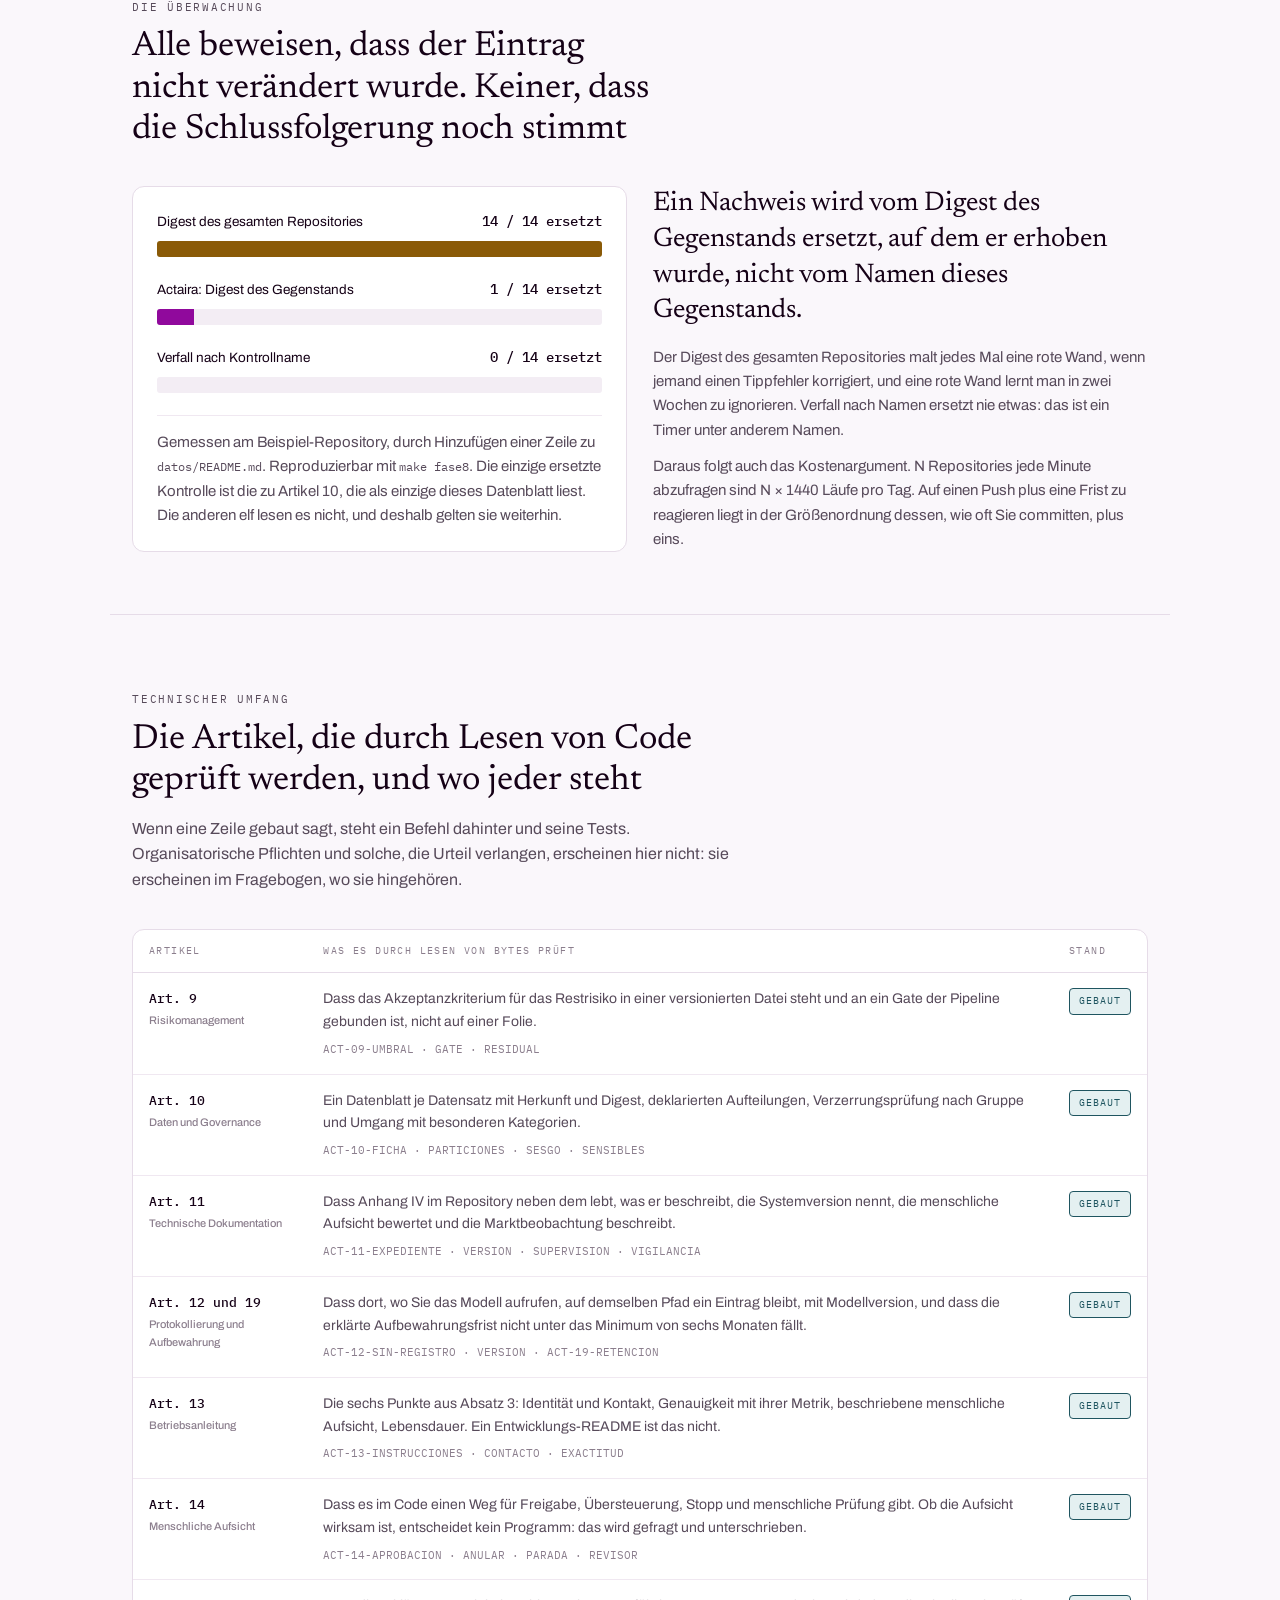
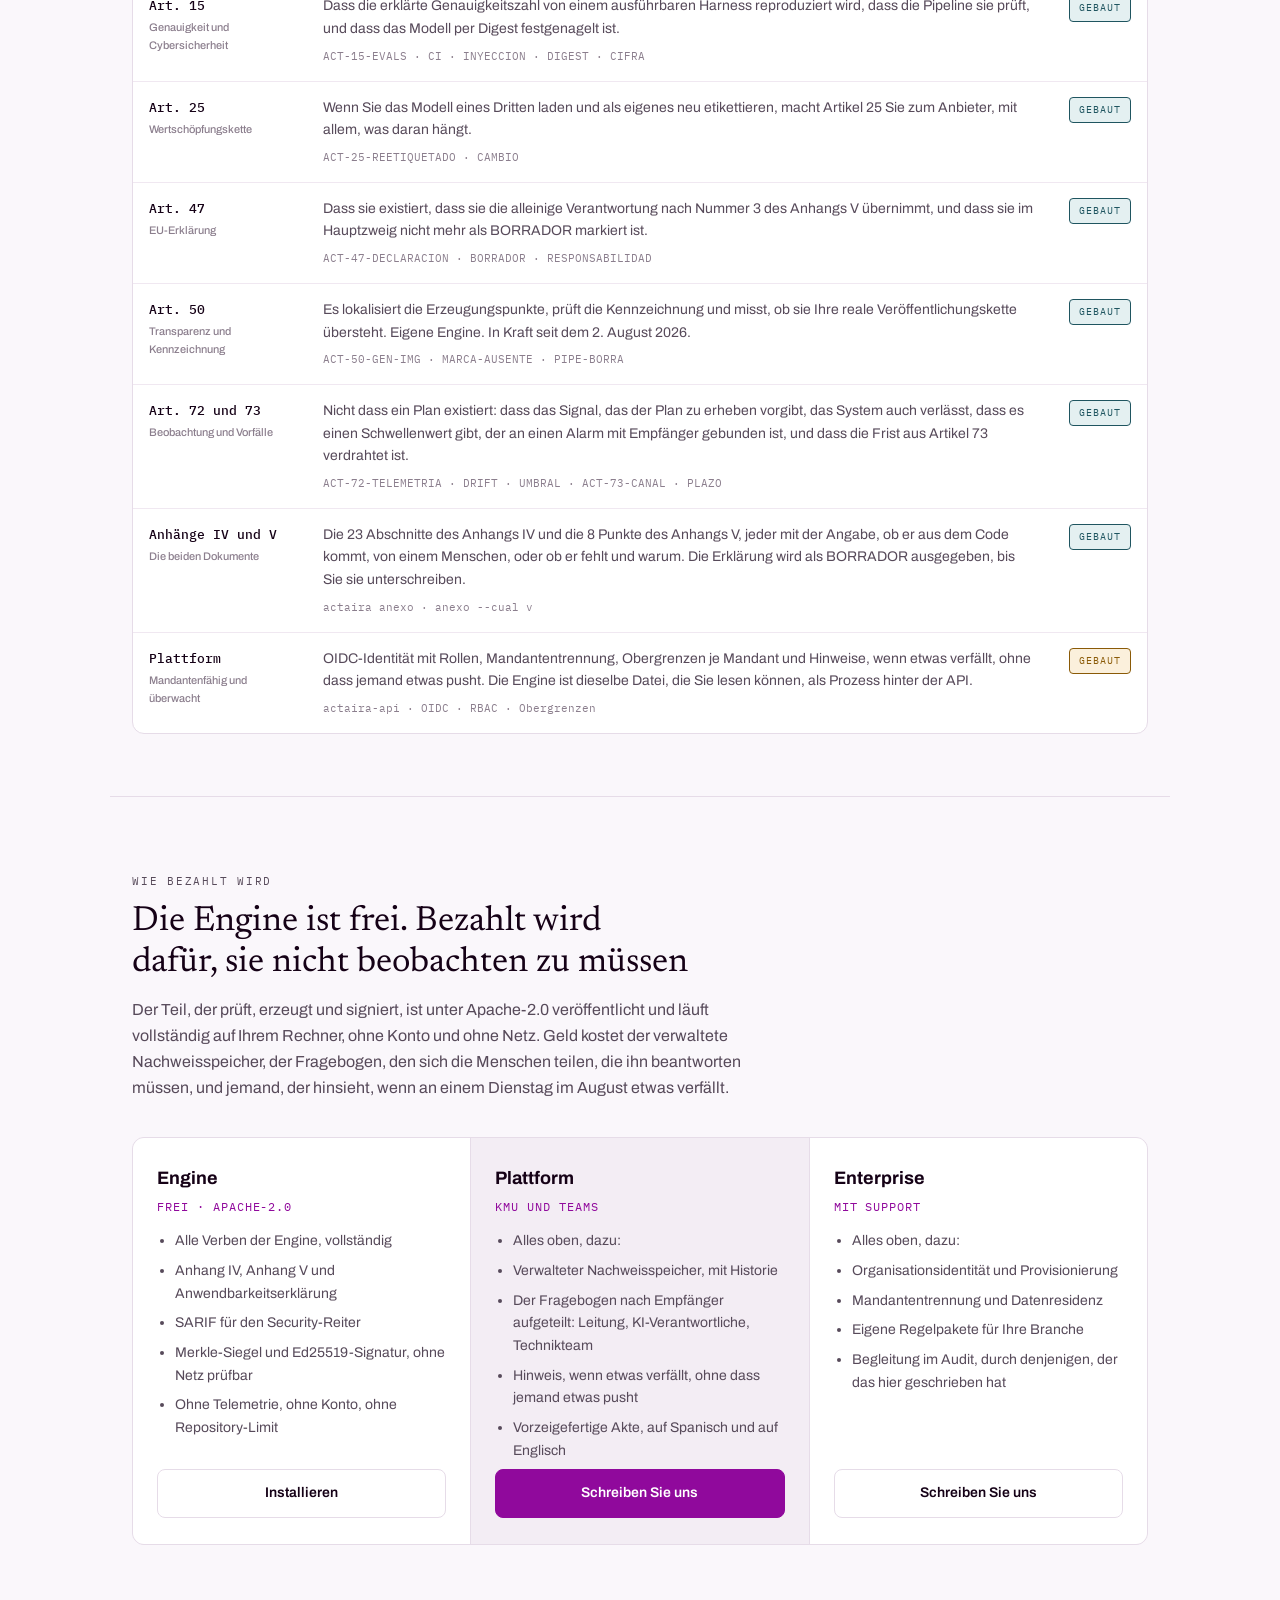
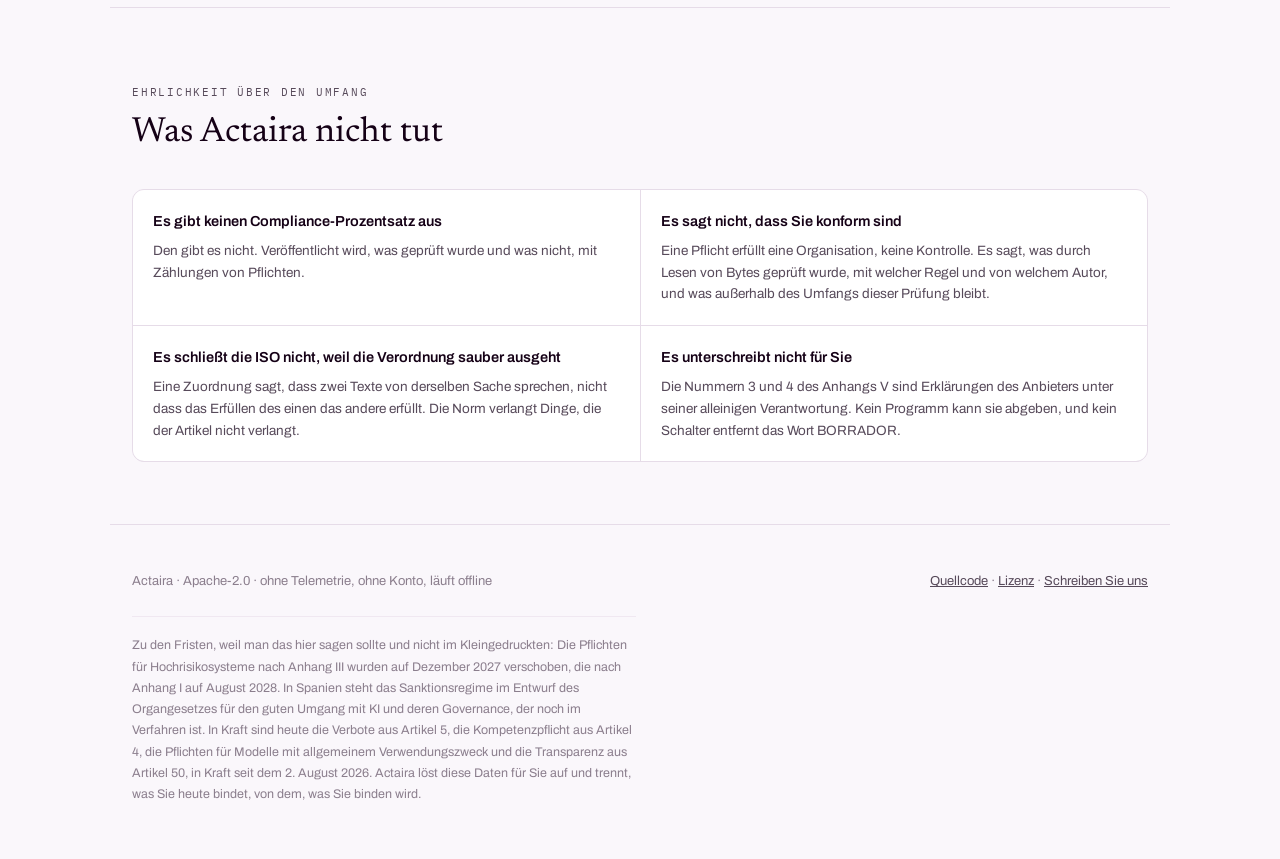
<file: sitio/de/index.html>
<!doctype html>
<html lang="de">
<meta charset="utf-8">
<meta name="viewport" content="width=device-width,initial-scale=1">
<title>Actaira</title>
<link rel="stylesheet" href="../tipografias.css">
<style>
:root{
  --marca:#90099C; --marca-medio:#54055B; --marca-tinta:#0E000F;
  --ground:#FAF7FB; --surface:#FFFFFF; --surface-2:#F3EDF4;
  --ink:#150116; --ink-soft:#574A5A; --muted:#8B7E8D;
  --line:#E6DCE8; --line-soft:#F0E8F1;
  --ok:#1F5560; --ok-soft:#E4F0F1;
  --alerta:#8A5A07; --alerta-soft:#FBF0DC;
  --sans:"Archivo",system-ui,-apple-system,"Segoe UI",sans-serif;
  --serif:"Newsreader",Georgia,"Times New Roman",serif;
  --mono:"IBM Plex Mono",ui-monospace,"SF Mono",Menlo,monospace;
}
@media (prefers-color-scheme:dark){:root:not([data-theme="light"]){
  --ground:#0E000F; --surface:#190A1B; --surface-2:#211026;
  --ink:#F4EAF5; --ink-soft:#B6A6B9; --muted:#877789;
  --line:#301A34; --line-soft:#26142A;
  --marca:#D06BDB; --ok:#63C2CE; --ok-soft:#0D2A2E;
  --alerta:#E3B551; --alerta-soft:#2E2209;
}}
*{box-sizing:border-box}
body{background:var(--ground);color:var(--ink);font-family:var(--sans);font-size:16px;line-height:1.62;-webkit-font-smoothing:antialiased}
.wrap{max-width:1060px;margin:0 auto;padding-inline:22px}
a{color:inherit}h1,h2,h3{text-wrap:balance;margin:0}p{margin:0}
.eyebrow{font-family:var(--mono);font-size:11px;letter-spacing:.16em;text-transform:uppercase;color:var(--muted)}

header{border-bottom:1px solid var(--line);background:var(--surface);position:sticky;top:0;z-index:5}
.bar{display:flex;align-items:center;justify-content:space-between;gap:16px;padding-block:14px;flex-wrap:wrap}
.mark{font-family:var(--mono);font-weight:500;letter-spacing:.26em;font-size:13px}
.bar nav{display:flex;gap:18px;flex-wrap:wrap}
.bar nav a{font-size:13px;color:var(--ink-soft);text-decoration:none;border-bottom:1px solid transparent;padding-bottom:2px}
.bar nav a:hover{color:var(--ink);border-bottom-color:var(--marca)}
/* En el movil la cabecera ocupaba el 21% de la pantalla en TRES filas
   antes de que empezara el texto. La navegacion de secciones es la que
   sobra: a las secciones se llega bajando, y el ancla no aporta nada en
   una pantalla donde todo esta a un dedo. Lo que NO se esconde es el
   idioma ni el enlace al codigo, que son acciones y no atajos. */
@media(max-width:720px){.bar nav:not(.idiomas){display:none}}

.hero{padding-block:76px 58px;border-bottom:1px solid var(--line)}
.hero h1{font-family:var(--serif);font-weight:400;letter-spacing:-.015em;font-size:clamp(34px,6vw,62px);line-height:1.06;max-width:19ch}
.hero h1 em{font-style:normal;color:var(--marca)}
.lede{margin-top:24px;max-width:64ch;font-size:clamp(16px,2.2vw,19px);color:var(--ink-soft)}
.cta{display:flex;gap:12px;margin-top:32px;flex-wrap:wrap}
.btn{display:inline-flex;align-items:center;gap:9px;text-decoration:none;font-size:14px;font-weight:600;padding:12px 20px;border:1px solid var(--marca);background:var(--marca);color:#fff;border-radius:8px}
.btn.ghost{background:transparent;color:var(--ink);border-color:var(--line)}
.btn:hover{opacity:.88}
.btn:focus-visible,a:focus-visible{outline:2px solid var(--marca);outline-offset:3px}
.facts{display:flex;gap:30px;margin-top:46px;flex-wrap:wrap;font-family:var(--mono);font-size:12px;color:var(--muted)}
.facts b{display:block;font-family:var(--sans);font-size:23px;font-weight:700;color:var(--ink);font-variant-numeric:tabular-nums;line-height:1.2}

section{padding-block:62px;border-bottom:1px solid var(--line)}
.head{max-width:68ch;margin-bottom:36px}
.head h2{font-family:var(--serif);font-weight:400;font-size:clamp(25px,3.6vw,35px);line-height:1.18;margin-top:10px}
.head p{margin-top:14px;color:var(--ink-soft)}

.claims{display:grid;gap:1px;background:var(--line);border:1px solid var(--line);border-radius:12px;overflow:hidden}
@media(min-width:760px){.claims{grid-template-columns:repeat(2,1fr)}}
.claim{background:var(--surface);padding:24px}
.claim h3{font-size:15.5px;font-weight:600;margin-bottom:7px}
.claim p{font-size:14px;color:var(--ink-soft)}
.claim .no{font-family:var(--mono);font-size:11px;letter-spacing:.14em;color:var(--marca);text-transform:uppercase}
.claim code{font-family:var(--mono);font-size:12.5px;background:var(--surface-2);padding:1px 5px;border-radius:4px}

/* `white-space:pre` NO es decoracion: sin el, este bloque era un parrafo
   corrido. Es un `div` con saltos de linea dentro, y el HTML los colapsa,
   asi que las cinco ordenes y sus comentarios salian pegados en una sola
   linea ilegible. Es el unico elemento de esta pagina que alguien va a
   COPIAR, y era el que peor estaba. `overflow-x:auto` ya estaba, y con
   `pre` hace lo correcto: una orden larga se desplaza en vez de partirse,
   porque una orden partida por la mitad no se puede pegar. */
.cod{background:var(--marca-tinta);color:#EFE3F0;border-radius:12px;padding:22px 24px;overflow-x:auto;white-space:pre;font-family:var(--mono);font-size:13px;line-height:1.85}
.cod .c{color:#A88FAC}
.cod .k{color:#E5A8ED}

.dos{display:grid;gap:26px}
@media(min-width:840px){.dos{grid-template-columns:1fr 1fr;align-items:start}}
.concl{font-family:var(--serif);font-size:clamp(20px,3vw,27px);line-height:1.32;margin-bottom:16px}
.dos p{color:var(--ink-soft);font-size:15px;margin-top:12px}
.dos .concl{color:var(--ink);font-size:clamp(20px,3vw,27px);margin-top:0}

.barras{border:1px solid var(--line);background:var(--surface);padding:24px;border-radius:12px}
.row{margin-bottom:22px}.row:last-child{margin-bottom:0}
.row .lab{display:flex;justify-content:space-between;align-items:baseline;font-size:13.5px;margin-bottom:8px;gap:12px}
.row .lab b{font-family:var(--mono);font-weight:500;font-variant-numeric:tabular-nums}
.track{height:16px;background:var(--surface-2);border-radius:3px;overflow:hidden}
.fill{height:100%;display:block}
.fill.muro{background:var(--alerta);width:100%}
.fill.sel{background:var(--marca);width:62.5%}
.fill.nada{background:var(--muted);width:0}
.note{font-size:13px;color:var(--muted);margin-top:18px;border-top:1px solid var(--line-soft);padding-top:14px}

.tablewrap{overflow-x:auto;border:1px solid var(--line);background:var(--surface);border-radius:12px}
table{border-collapse:collapse;width:100%;min-width:700px;font-size:14px}
thead th{text-align:left;font-family:var(--mono);font-size:10px;letter-spacing:.14em;text-transform:uppercase;color:var(--muted);font-weight:400;padding:13px 16px;border-bottom:1px solid var(--line);white-space:nowrap}
tbody td{padding:15px 16px;border-bottom:1px solid var(--line-soft);vertical-align:top}
tbody tr:last-child td{border-bottom:0}
.art{font-family:var(--mono);font-weight:500;white-space:nowrap;font-size:13px}
.art small{display:block;font-family:var(--sans);font-size:11px;color:var(--muted);letter-spacing:0;margin-top:3px;white-space:normal}
td.q{color:var(--ink-soft);min-width:190px}
.chip{display:inline-block;font-family:var(--mono);font-size:10px;letter-spacing:.1em;text-transform:uppercase;padding:4px 9px;white-space:nowrap;border:1px solid transparent;border-radius:4px}
.chip.b{background:var(--ok-soft);color:var(--ok);border-color:var(--ok)}
.chip.p{background:var(--alerta-soft);color:var(--alerta);border-color:var(--alerta)}
.mod{font-family:var(--mono);font-size:11px;color:var(--muted);display:block;margin-top:7px}

.niveles{display:grid;gap:1px;background:var(--line);border:1px solid var(--line);border-radius:12px;overflow:hidden}
@media(min-width:780px){.niveles{grid-template-columns:repeat(3,1fr)}}
/* En columna y con el boton anclado abajo: las tres tarjetas tienen
   distinto numero de lineas, asi que los botones salian a tres alturas
   distintas y la fila se leia como descuidada. `margin-top:auto` en el
   boton los pone en la misma linea sin fijar una altura a mano, que es
   lo que se rompe en cuanto alguien anade una viñeta. */
.nivel{background:var(--surface);padding:26px 24px;display:flex;flex-direction:column}
.nivel .btn.bloque{margin-top:auto}
.nivel.destacado{background:var(--surface-2)}
.nivel h3{font-size:18px;font-weight:700;margin-bottom:4px}
.nivel .precio{font-family:var(--mono);font-size:12px;color:var(--marca);letter-spacing:.08em;text-transform:uppercase;margin-bottom:14px}
.nivel ul{margin:0;padding-left:18px;font-size:14px;color:var(--ink-soft)}
.nivel li{margin-bottom:7px}

.out{display:grid;gap:1px;background:var(--line);border:1px solid var(--line);border-radius:12px;overflow:hidden}
@media(min-width:680px){.out{grid-template-columns:repeat(2,1fr)}}
.out div{background:var(--surface);padding:20px}
.out h3{margin:0 0 6px;font-size:14.5px;font-weight:600}
.out p{font-size:13.5px;color:var(--ink-soft)}

footer{padding-block:46px;font-size:13px;color:var(--muted)}
.foot{display:flex;justify-content:space-between;gap:20px;flex-wrap:wrap}
.foot a{color:var(--ink-soft)}
.caveat{max-width:72ch;margin-top:24px;padding-top:18px;border-top:1px solid var(--line-soft);font-size:12.5px;line-height:1.7}
.btn.bloque{display:block;text-align:center;margin-top:18px;width:100%}
a.codigo{margin-left:14px;font-size:13px;font-weight:500;white-space:nowrap}
nav.idiomas{display:flex;gap:2px;align-items:center;margin-left:14px;
  border:1px solid var(--line);border-radius:999px;padding:2px;background:var(--surface)}
nav.idiomas a{padding:3px 9px;border-radius:999px;font-size:11.5px;font-weight:500;
  letter-spacing:.05em;color:var(--muted);text-decoration:none;line-height:1.6}
nav.idiomas a:hover{color:var(--marca)}
nav.idiomas a[aria-current="page"]{background:var(--marca);color:#fff}
@media(max-width:860px){nav.idiomas{margin-left:auto}}
@media (prefers-reduced-motion:reduce){*{transition:none!important;animation:none!important}}
</style>

<header><div class="wrap bar">
  <span class="mark">ACTAIRA</span>
  <nav>
    <a href="#como">So funktioniert es</a>
    <a href="#resta">Die Subtraktion</a>
    <a href="#vigilancia">Die Überwachung</a>
    <a href="#alcance">Umfang</a>
    <a href="#niveles">Pakete</a>
  </nav>
  <!-- EL CONMUTADOR DE IDIOMA: SEIS ENLACES, NO UN BOTON DE JAVASCRIPT.
       Cada idioma es una pagina de verdad, con su propio `lang` y su propia
       direccion. Un conmutador que reescribe el texto en el navegador da una
       pagina que no se puede enviar por correo, que los buscadores indexan en
       un solo idioma, y que un lector de pantalla pronuncia con el idioma
       equivocado hasta que alguien pulsa algo. Seis enlaces funcionan sin
       JavaScript, se pueden abrir en otra pestana y se pueden marcar.
       `aria-current="page"` es lo que dice cual estas leyendo a quien no lo
       ve por el color. -->
  <!-- EL ENLACE AL CODIGO. Esta pagina no tenia NI UN enlace externo, y todo
       el argumento del producto es «el motor es el mismo fichero que puedes
       leer». Se podia leer la frase y no habia donde pulsar. -->
  <a class="codigo" href="https://github.com/marcosmatalab/actaira-sys" rel="noopener">Quellcode</a>
  <nav class="idiomas" aria-label="Sprache"><a href="../" hreflang="es" lang="es" title="Español">ES</a><a href="../en/" hreflang="en" lang="en" title="English">EN</a><a href="../fr/" hreflang="fr" lang="fr" title="Français">FR</a><a href="../pt/" hreflang="pt" lang="pt" title="Português">PT</a><a href="../it/" hreflang="it" lang="it" title="Italiano">IT</a><a href="./" hreflang="de" lang="de" aria-current="page" title="Deutsch">DE</a></nav>
</div></header>

<main>
<div class="wrap hero">
  <p class="eyebrow">Verordnung (EU) 2024/1689 · ISO/IEC 42001:2023 · Apache-2.0</p>
  <h1>Ihr Berater sagt Ihnen, welcher Artikel für Sie gilt. Das hier sagt Ihnen, <em>welche Zeile Sie ändern müssen</em>.</h1>
  <p class="lede">
    Actaira liest Ihr Repository, entscheidet, was sich durch das Lesen von Bytes entscheiden lässt, und sagt laut, was es nicht entscheiden kann. Es erzeugt Anhang IV mit der Herkunft jedes Abschnitts, die Anwendbarkeitserklärung der ISO 42001 aus Ihrem Profil abgeleitet, und einen Nachweis, der von selbst verfällt, sobald sich das ändert, worauf er erhoben wurde.
  </p>
  <div class="cta">
    <!-- A `#como`, que es donde esta la orden que te deja empezar gratis.
         Llevaba a `#niveles`, la tabla de precios: pulsar «gratis» y aterrizar
         en los precios es una promesa rota en el primer clic. -->
    <a class="btn" href="#como">Kostenlos starten</a>
    <!-- El secundario llevaba TAMBIEN a `#como`: dos botones al mismo sitio.
         Lo otro que quiere hacer quien llega aqui es mirar el codigo, que
         es la mitad del argumento. -->
    <a class="btn ghost" href="https://github.com/marcosmatalab/actaira-sys" rel="noopener">Quellcode ansehen</a>
  </div>
  <div class="facts">
    <div><b>48</b>Pflichten der Verordnung</div>
    <div><b>38+32</b>ISO-Maßnahmen und -Abschnitte</div>
    <div><b>68</b>Code-Regeln</div>
    <div><b>564</b>Tests</div>
    <div><b>1</b>Laufzeitabhängigkeit</div>
    <div><b>0</b>Telemetrie</div>
  </div>
</div>

<section class="wrap" id="como">
  <div class="head">
    <p class="eyebrow">Fünf Befehle</p>
    <h2>Es wird installiert, es läuft, und es lädt Ihren Code nirgendwohin hoch</h2>
    <p>
      Die Engine ist offen und läuft auf Ihrem Rechner oder in Ihrer Continuous Integration. Befunde kommen als SARIF heraus: im Security-Reiter von GitHub und im Review des Pull Requests, mit der Behebung daneben geschrieben, an dem Tag, an dem die Zeile geschrieben wurde.
    </p>
  </div>
  <div class="cod">
<span class="c"># die Engine, Apache-2.0</span>
pip install git+https://github.com/marcosmatalab/actaira-sys

actaira <span class="k">plan</span> .       <span class="c"># was Sie bindet, was geprüft wurde und was man Sie fragen muss</span>
actaira <span class="k">preguntar</span> .  <span class="c"># die Fragen, die Ihr Code NICHT beantwortet</span>
actaira <span class="k">anexo</span> .      <span class="c"># Anhang IV, mit Herkunft pro Abschnitt</span>
actaira <span class="k">soa</span> .        <span class="c"># die Anwendbarkeitserklärung der ISO 42001</span>
actaira <span class="k">vigilar</span> .    <span class="c"># was verfallen ist, was sich geändert hat und was neu zu prüfen ist</span>
  </div>
</section>

<section class="wrap">
  <div class="head">
    <p class="eyebrow">Die Doktrin</p>
    <h2>Vier Dinge, die Actaira nicht tut, und der Grund, warum es existiert</h2>
    <p>
      Ein Compliance-Werkzeug mit Meinungen taugt nicht als Nachweis. Diese vier Absagen sind Invarianten des Codes, keine Versprechen einer Seite: jede hat ein Gate, das fehlschlägt, wenn sie gebrochen wird.
    </p>
  </div>
  <div class="claims">
    <div class="claim">
      <p class="no">Absage 1</p><h3>Niemals eine Zahl</h3>
      <p>Ein «87 % Compliance» gibt es nicht und wird nicht ausgegeben. Veröffentlicht werden Zählungen von Pflichten, niemals Anteile. Ein Test durchläuft jedes erzeugte Dokument und schlägt fehl, wenn ein Prozentsatz auftaucht.</p>
    </div>
    <div class="claim">
      <p class="no">Absage 2</p><h3>Niemals urteilen, nur zitieren</h3>
      <p>Ein <code>verify_signature</code> im Code zu sehen heißt, ein Muster zu sehen, nicht zu wissen, dass eine Maßnahme getroffen wurde. Jeder Befund veröffentlicht die Regel, ihre Version, ihr Paket und ihren Autor. Die Auslegung unterschreibt ein Mensch.</p>
    </div>
    <div class="claim">
      <p class="no">Absage 3</p><h3>Niemals auf Unbeobachtetes schließen</h3>
      <p>Ein <code>INDETERMINADO</code> ohne geschriebenen Grund ist ein verkapptes <code>NO_CUMPLE</code> , und das Datenmodell verbietet es: ein unbestimmtes Ergebnis ohne benannte Ursache fliegt schon beim Erzeugen auf.</p>
    </div>
    <div class="claim">
      <p class="no">Absage 4</p><h3>Niemals auf das Beobachtete hin handeln</h3>
      <p>Actaira sagt, was neu zu prüfen ist. Ob das ein Deployment blockiert, entscheiden Sie, in Ihrer CI-Datei, wo die Entscheidung nachgelesen wird. Die Vorlage liefert dieses Gate auskommentiert aus, und ein Test prüft, dass es auskommentiert bleibt.</p>
    </div>
  </div>
</section>

<section class="wrap" id="resta">
  <div class="head">
    <p class="eyebrow">Der Fragebogen</p>
    <h2>Eine Beratung eröffnet mit dreihundert Fragen, weil sie Ihren Code nicht angesehen hat</h2>
  </div>
  <div class="dos">
    <div>
      <p class="concl">Jede Frage schließt beide Rahmenwerke zugleich und verschwindet, sobald eine Kontrolle die Bytes liest, die sie beantworten.</p>
      <p>
        «Wer verantwortet, dass das Managementsystem die Anforderungen erfüllt, und wer berichtet der Leitung über seine Leistung?» schließt Artikel 16, Artikel 17, Abschnitt 5.3 und Maßnahme A.3.2 der ISO 42001. Sie antworten einmal.
      </p>
      <p>
        Und die Subtraktion wird mit den Kennungen der Kontrollen veröffentlicht, die sie erzeugt haben, damit sie prüfbar ist: eine Zahl, die sagt «wir haben Ihnen acht Fragen erspart», ohne die Liste dahinter, ist Werbung.
      </p>
      <p>
        Was sich nicht vererbt, ist die Schlussfolgerung. Dass eine Prüfung nach der Verordnung sauber ausgeht, schließt die Maßnahme aus Anhang A
        <strong>nicht</strong> : die Norm verlangt Dinge, die der Artikel nicht verlangt, und der Plan sagt das in jeder Zeile.
      </p>
    </div>
    <div class="barras">
      <div class="row">
        <div class="lab"><span>Fragen im Bestand</span><b>90</b></div>
        <div class="track"><span class="fill muro"></span></div>
      </div>
      <div class="row">
        <div class="lab"><span>Die beide Rahmenwerke zugleich bedienen</span><b>38</b></div>
        <div class="track"><span class="fill sel" style="width:23%"></span></div>
      </div>
      <div class="row">
        <div class="lab"><span>Die Ihr Code allein beantwortet</span><b>8</b></div>
        <div class="track"><span class="fill sel" style="width:14%"></span></div>
      </div>
      <p class="note">
        Zählungen über den veröffentlichten Katalog, keine Schätzungen. Alle 32 Abschnitte 4 bis 10 der ISO/IEC 42001 sind abgedeckt: keiner bleibt ohne eine Frage, die ihn bedient, und ein Gate schlägt fehl, wenn einer verwaist.
      </p>
    </div>
  </div>
</section>

<section class="wrap" id="vigilancia">
  <div class="head">
    <p class="eyebrow">Die Überwachung</p>
    <h2>Alle beweisen, dass der Eintrag nicht verändert wurde. Keiner, dass die Schlussfolgerung noch stimmt</h2>
  </div>
  <div class="dos">
    <div class="barras">
      <div class="row">
        <div class="lab"><span>Digest des gesamten Repositories</span><b>14 / 14 ersetzt</b></div>
        <div class="track"><span class="fill muro"></span></div>
      </div>
      <div class="row">
        <div class="lab"><span>Actaira: Digest des Gegenstands</span><b>1 / 14 ersetzt</b></div>
        <div class="track"><span class="fill sel" style="width:8.3%"></span></div>
      </div>
      <div class="row">
        <div class="lab"><span>Verfall nach Kontrollname</span><b>0 / 14 ersetzt</b></div>
        <div class="track"><span class="fill nada"></span></div>
      </div>
      <p class="note">
        Gemessen am Beispiel-Repository, durch Hinzufügen einer Zeile zu
        <span style="font-family:var(--mono);font-size:12px">datos/README.md</span>. Reproduzierbar mit <span style="font-family:var(--mono);font-size:12px">make fase8</span>. Die einzige ersetzte Kontrolle ist die zu Artikel 10, die als einzige dieses Datenblatt liest. Die anderen elf lesen es nicht, und deshalb gelten sie weiterhin.
      </p>
    </div>
    <div>
      <p class="concl">Ein Nachweis wird vom Digest des Gegenstands ersetzt, auf dem er erhoben wurde, nicht vom Namen dieses Gegenstands.</p>
      <p>
        Der Digest des gesamten Repositories malt jedes Mal eine rote Wand, wenn jemand einen Tippfehler korrigiert, und eine rote Wand lernt man in zwei Wochen zu ignorieren. Verfall nach Namen ersetzt nie etwas: das ist ein Timer unter anderem Namen.
      </p>
      <p>
        Daraus folgt auch das Kostenargument. N Repositories jede Minute abzufragen sind N × 1440 Läufe pro Tag. Auf einen Push plus eine Frist zu reagieren liegt in der Größenordnung dessen, wie oft Sie committen, plus eins.
      </p>
    </div>
  </div>
</section>

<section class="wrap" id="alcance">
  <div class="head">
    <p class="eyebrow">Technischer Umfang</p>
    <h2>Die Artikel, die durch Lesen von Code geprüft werden, und wo jeder steht</h2>
    <p>
      Wenn eine Zeile gebaut sagt, steht ein Befehl dahinter und seine Tests. Organisatorische Pflichten und solche, die Urteil verlangen, erscheinen hier nicht: sie erscheinen im Fragebogen, wo sie hingehören.
    </p>
  </div>
  <div class="tablewrap"><table>
    <thead><tr><th>Artikel</th><th>Was es durch Lesen von Bytes prüft</th><th>Stand</th></tr></thead>
    <tbody>
      <tr><td class="art">Art. 9<small>Risikomanagement</small></td>
        <td class="q">Dass das Akzeptanzkriterium für das Restrisiko in einer versionierten Datei steht und an ein Gate der Pipeline gebunden ist, nicht auf einer Folie.<span class="mod">ACT-09-UMBRAL · GATE · RESIDUAL</span></td>
        <td><span class="chip b">Gebaut</span></td></tr>
      <tr><td class="art">Art. 10<small>Daten und Governance</small></td>
        <td class="q">Ein Datenblatt je Datensatz mit Herkunft und Digest, deklarierten Aufteilungen, Verzerrungsprüfung nach Gruppe und Umgang mit besonderen Kategorien.<span class="mod">ACT-10-FICHA · PARTICIONES · SESGO · SENSIBLES</span></td>
        <td><span class="chip b">Gebaut</span></td></tr>
      <tr><td class="art">Art. 11<small>Technische Dokumentation</small></td>
        <td class="q">Dass Anhang IV im Repository neben dem lebt, was er beschreibt, die Systemversion nennt, die menschliche Aufsicht bewertet und die Marktbeobachtung beschreibt.<span class="mod">ACT-11-EXPEDIENTE · VERSION · SUPERVISION · VIGILANCIA</span></td>
        <td><span class="chip b">Gebaut</span></td></tr>
      <tr><td class="art">Art. 12 und 19<small>Protokollierung und Aufbewahrung</small></td>
        <td class="q">Dass dort, wo Sie das Modell aufrufen, auf demselben Pfad ein Eintrag bleibt, mit Modellversion, und dass die erklärte Aufbewahrungsfrist nicht unter das Minimum von sechs Monaten fällt.<span class="mod">ACT-12-SIN-REGISTRO · VERSION · ACT-19-RETENCION</span></td>
        <td><span class="chip b">Gebaut</span></td></tr>
      <tr><td class="art">Art. 13<small>Betriebsanleitung</small></td>
        <td class="q">Die sechs Punkte aus Absatz 3: Identität und Kontakt, Genauigkeit mit ihrer Metrik, beschriebene menschliche Aufsicht, Lebensdauer. Ein Entwicklungs-README ist das nicht.<span class="mod">ACT-13-INSTRUCCIONES · CONTACTO · EXACTITUD</span></td>
        <td><span class="chip b">Gebaut</span></td></tr>
      <tr><td class="art">Art. 14<small>Menschliche Aufsicht</small></td>
        <td class="q">Dass es im Code einen Weg für Freigabe, Übersteuerung, Stopp und menschliche Prüfung gibt. Ob die Aufsicht wirksam ist, entscheidet kein Programm: das wird gefragt und unterschrieben.<span class="mod">ACT-14-APROBACION · ANULAR · PARADA · REVISOR</span></td>
        <td><span class="chip b">Gebaut</span></td></tr>
      <tr><td class="art">Art. 15<small>Genauigkeit und Cybersicherheit</small></td>
        <td class="q">Dass die erklärte Genauigkeitszahl von einem ausführbaren Harness reproduziert wird, dass die Pipeline sie prüft, und dass das Modell per Digest festgenagelt ist.<span class="mod">ACT-15-EVALS · CI · INYECCION · DIGEST · CIFRA</span></td>
        <td><span class="chip b">Gebaut</span></td></tr>
      <tr><td class="art">Art. 25<small>Wertschöpfungskette</small></td>
        <td class="q">Wenn Sie das Modell eines Dritten laden und als eigenes neu etikettieren, macht Artikel 25 Sie zum Anbieter, mit allem, was daran hängt.<span class="mod">ACT-25-REETIQUETADO · CAMBIO</span></td>
        <td><span class="chip b">Gebaut</span></td></tr>
      <tr><td class="art">Art. 47<small>EU-Erklärung</small></td>
        <td class="q">Dass sie existiert, dass sie die alleinige Verantwortung nach Nummer 3 des Anhangs V übernimmt, und dass sie im Hauptzweig nicht mehr als BORRADOR markiert ist.<span class="mod">ACT-47-DECLARACION · BORRADOR · RESPONSABILIDAD</span></td>
        <td><span class="chip b">Gebaut</span></td></tr>
      <tr><td class="art">Art. 50<small>Transparenz und Kennzeichnung</small></td>
        <td class="q">Es lokalisiert die Erzeugungspunkte, prüft die Kennzeichnung und misst, ob sie Ihre reale Veröffentlichungskette übersteht. Eigene Engine. In Kraft seit dem 2. August 2026.<span class="mod">ACT-50-GEN-IMG · MARCA-AUSENTE · PIPE-BORRA</span></td>
        <td><span class="chip b">Gebaut</span></td></tr>
      <tr><td class="art">Art. 72 und 73<small>Beobachtung und Vorfälle</small></td>
        <td class="q">Nicht dass ein Plan existiert: dass das Signal, das der Plan zu erheben vorgibt, das System auch verlässt, dass es einen Schwellenwert gibt, der an einen Alarm mit Empfänger gebunden ist, und dass die Frist aus Artikel 73 verdrahtet ist.<span class="mod">ACT-72-TELEMETRIA · DRIFT · UMBRAL · ACT-73-CANAL · PLAZO</span></td>
        <td><span class="chip b">Gebaut</span></td></tr>
      <tr><td class="art">Anhänge IV und V<small>Die beiden Dokumente</small></td>
        <td class="q">Die 23 Abschnitte des Anhangs IV und die 8 Punkte des Anhangs V, jeder mit der Angabe, ob er aus dem Code kommt, von einem Menschen, oder ob er fehlt und warum. Die Erklärung wird als BORRADOR ausgegeben, bis Sie sie unterschreiben.<span class="mod">actaira anexo · anexo --cual v</span></td>
        <td><span class="chip b">Gebaut</span></td></tr>
      <tr><td class="art">Plattform<small>Mandantenfähig und überwacht</small></td>
        <td class="q">OIDC-Identität mit Rollen, Mandantentrennung, Obergrenzen je Mandant und Hinweise, wenn etwas verfällt, ohne dass jemand etwas pusht. Die Engine ist dieselbe Datei, die Sie lesen können, als Prozess hinter der API.<span class="mod">actaira-api · OIDC · RBAC · Obergrenzen</span></td>
        <td><span class="chip p">Gebaut</span></td></tr>
    </tbody>
  </table></div>
</section>

<section class="wrap" id="niveles">
  <div class="head">
    <p class="eyebrow">Wie bezahlt wird</p>
    <h2>Die Engine ist frei. Bezahlt wird dafür, sie nicht beobachten zu müssen</h2>
    <p>
      Der Teil, der prüft, erzeugt und signiert, ist unter Apache-2.0 veröffentlicht und läuft vollständig auf Ihrem Rechner, ohne Konto und ohne Netz. Geld kostet der verwaltete Nachweisspeicher, der Fragebogen, den sich die Menschen teilen, die ihn beantworten müssen, und jemand, der hinsieht, wenn an einem Dienstag im August etwas verfällt.
    </p>
  </div>
  <div class="niveles">
    <div class="nivel">
      <h3>Engine</h3>
      <p class="precio">Frei · Apache-2.0</p>
      <ul>
        <li>Alle Verben der Engine, vollständig</li>
        <li>Anhang IV, Anhang V und Anwendbarkeitserklärung</li>
        <li>SARIF für den Security-Reiter</li>
        <li>Merkle-Siegel und Ed25519-Signatur, ohne Netz prüfbar</li>
        <li>Ohne Telemetrie, ohne Konto, ohne Repository-Limit</li>
      </ul>
      <a class="btn ghost bloque" href="#como">Installieren</a>
    </div>
    <div class="nivel destacado">
      <h3>Plattform</h3>
      <p class="precio">KMU und Teams</p>
      <ul>
        <li>Alles oben, dazu:</li>
        <li>Verwalteter Nachweisspeicher, mit Historie</li>
        <li>Der Fragebogen nach Empfänger aufgeteilt: Leitung, KI-Verantwortliche, Technikteam</li>
        <li>Hinweis, wenn etwas verfällt, ohne dass jemand etwas pusht</li>
        <li>Vorzeigefertige Akte, auf Spanisch und auf Englisch</li>
      </ul>
      <a class="btn bloque" href="mailto:marcosmata@actaira.com">Schreiben Sie uns</a>
    </div>
    <div class="nivel">
      <h3>Enterprise</h3>
      <p class="precio">Mit Support</p>
      <ul>
        <li>Alles oben, dazu:</li>
        <li>Organisationsidentität und Provisionierung</li>
        <li>Mandantentrennung und Datenresidenz</li>
        <li>Eigene Regelpakete für Ihre Branche</li>
        <li>Begleitung im Audit, durch denjenigen, der das hier geschrieben hat</li>
      </ul>
      <a class="btn ghost bloque" href="mailto:marcosmata@actaira.com">Schreiben Sie uns</a>
    </div>
  </div>
</section>

<section class="wrap">
  <div class="head">
    <p class="eyebrow">Ehrlichkeit über den Umfang</p>
    <h2>Was Actaira nicht tut</h2>
  </div>
  <div class="out">
    <div><h3>Es gibt keinen Compliance-Prozentsatz aus</h3><p>Den gibt es nicht. Veröffentlicht wird, was geprüft wurde und was nicht, mit Zählungen von Pflichten.</p></div>
    <div><h3>Es sagt nicht, dass Sie konform sind</h3><p>Eine Pflicht erfüllt eine Organisation, keine Kontrolle. Es sagt, was durch Lesen von Bytes geprüft wurde, mit welcher Regel und von welchem Autor, und was außerhalb des Umfangs dieser Prüfung bleibt.</p></div>
    <div><h3>Es schließt die ISO nicht, weil die Verordnung sauber ausgeht</h3><p>Eine Zuordnung sagt, dass zwei Texte von derselben Sache sprechen, nicht dass das Erfüllen des einen das andere erfüllt. Die Norm verlangt Dinge, die der Artikel nicht verlangt.</p></div>
    <div><h3>Es unterschreibt nicht für Sie</h3><p>Die Nummern 3 und 4 des Anhangs V sind Erklärungen des Anbieters unter seiner alleinigen Verantwortung. Kein Programm kann sie abgeben, und kein Schalter entfernt das Wort BORRADOR.</p></div>
  </div>
</section>
</main>

<footer class="wrap">
  <div class="foot">
    <span>Actaira · Apache-2.0 · ohne Telemetrie, ohne Konto, läuft offline</span>
    <!-- El pie no tenia ningun enlace. Un producto libre cuya pagina no lleva
         al codigo, ni a la licencia, ni a nadie, no es self-serve: es un
         folleto. -->
    <span>
      <a href="https://github.com/marcosmatalab/actaira-sys" rel="noopener">Quellcode</a> ·
      <a href="https://github.com/marcosmatalab/actaira-sys/blob/main/LICENSE" rel="noopener">Lizenz</a> ·
      <a href="mailto:marcosmata@actaira.com">Schreiben Sie uns</a>
    </span>
  </div>
  <p class="caveat">
    Zu den Fristen, weil man das hier sagen sollte und nicht im Kleingedruckten: Die Pflichten für Hochrisikosysteme nach Anhang III wurden auf Dezember 2027 verschoben, die nach Anhang I auf August 2028. In Spanien steht das Sanktionsregime im Entwurf des Organgesetzes für den guten Umgang mit KI und deren Governance, der noch im Verfahren ist. In Kraft sind heute die Verbote aus Artikel 5, die Kompetenzpflicht aus Artikel 4, die Pflichten für Modelle mit allgemeinem Verwendungszweck und die Transparenz aus Artikel 50, in Kraft seit dem 2. August 2026. Actaira löst diese Daten für Sie auf und trennt, was Sie heute bindet, von dem, was Sie binden wird.
  </p>
</footer>
</file>
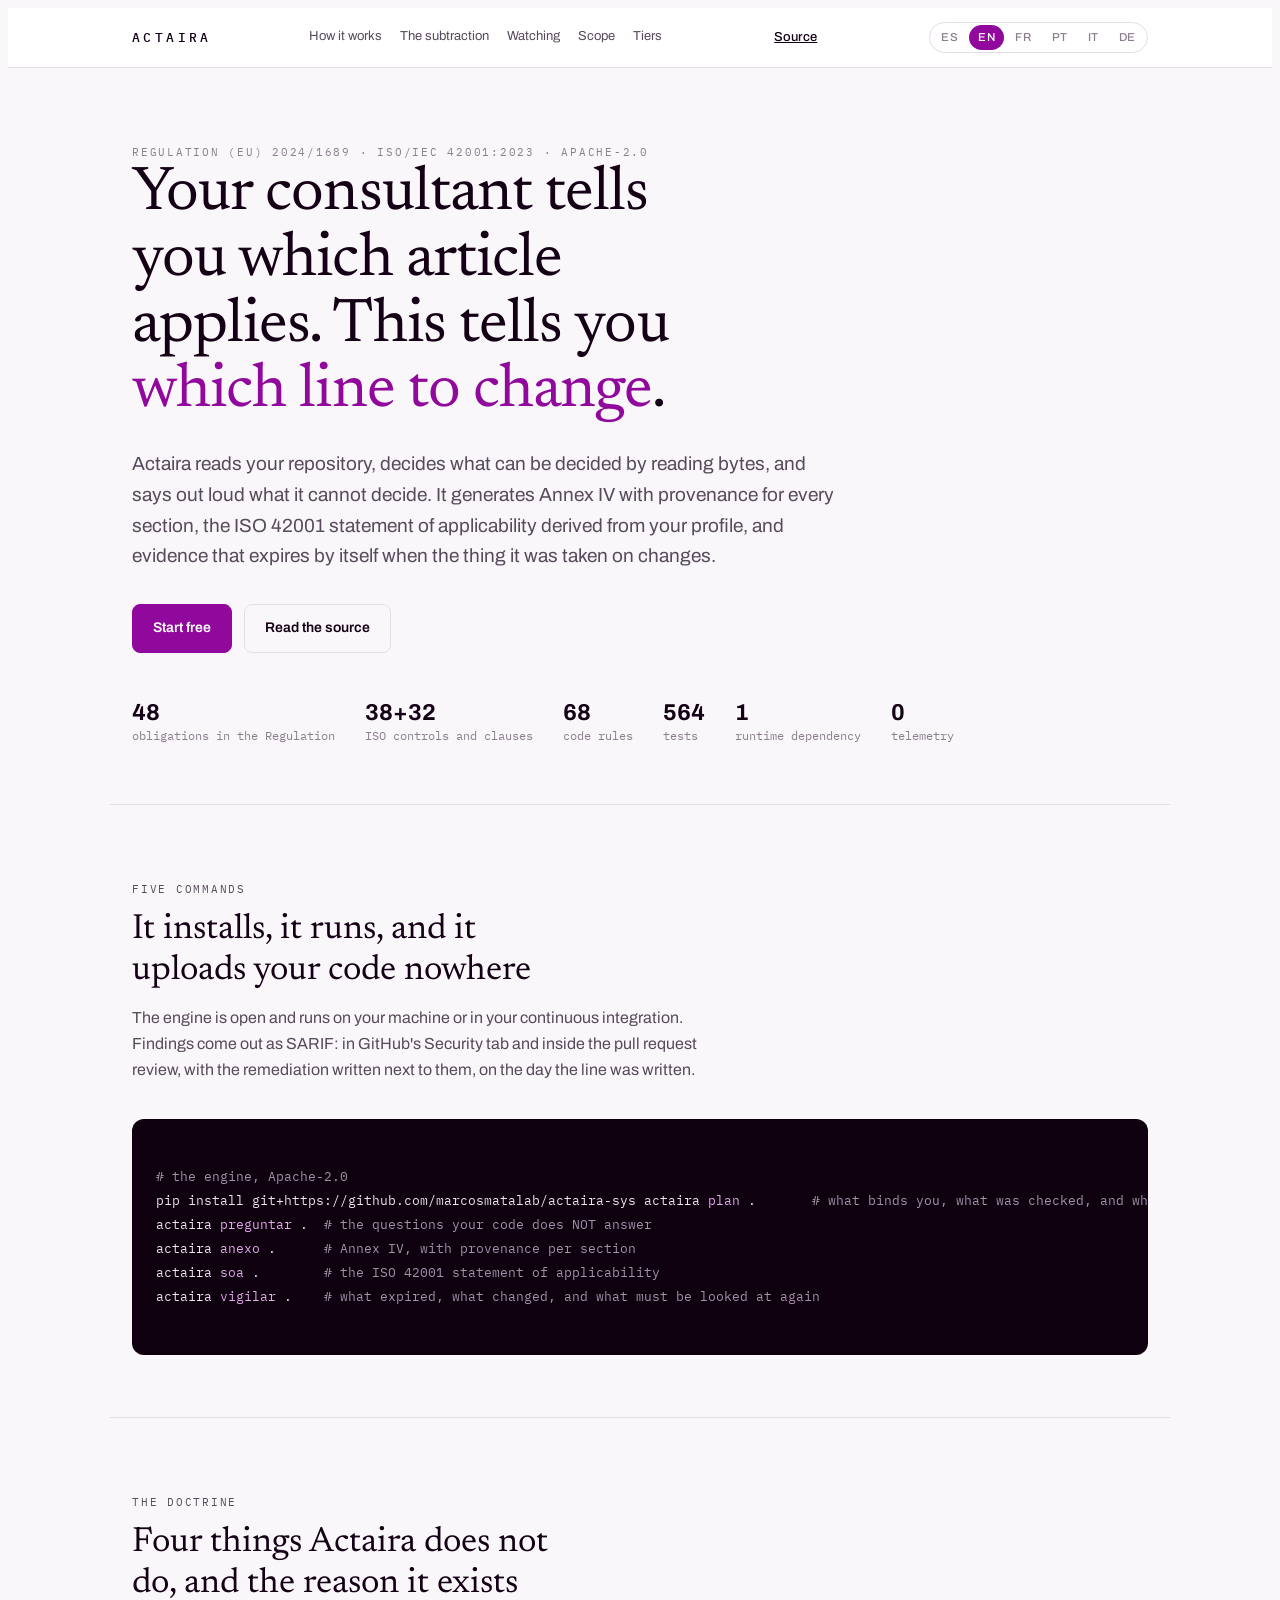
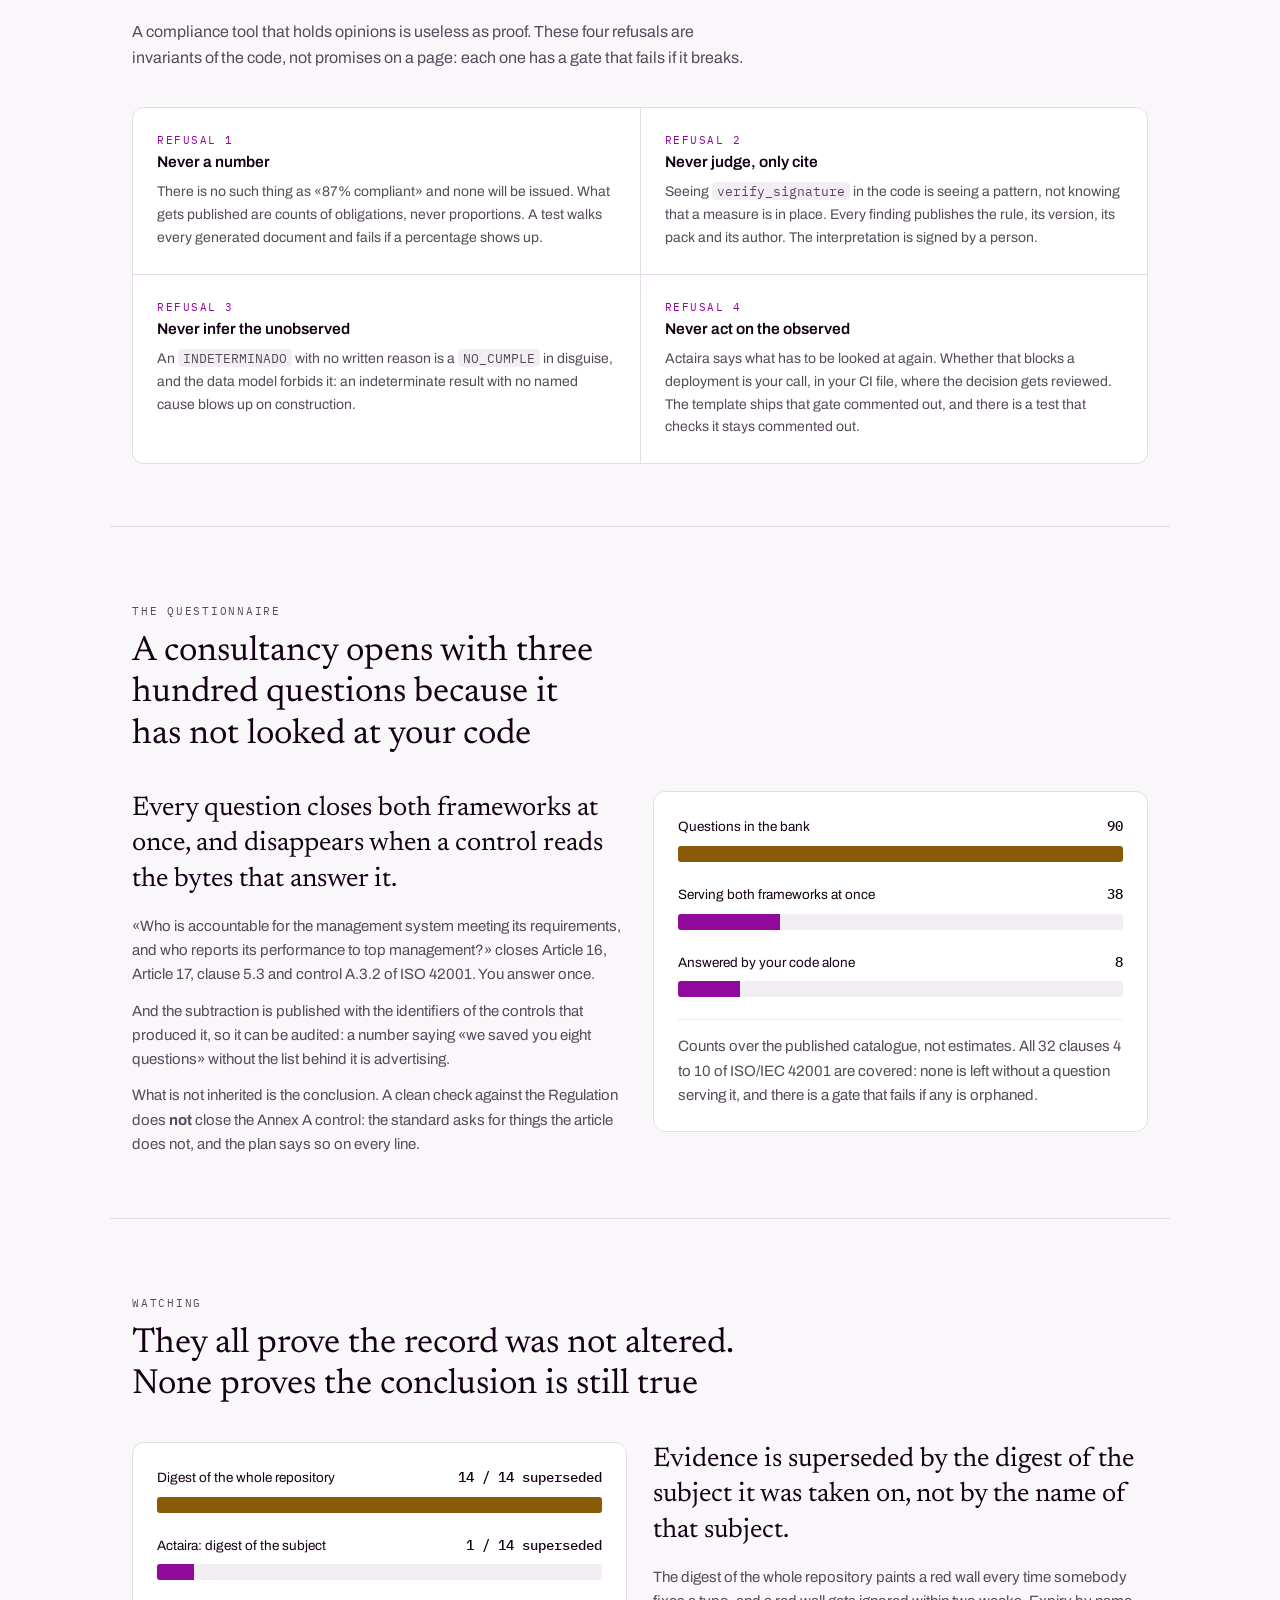
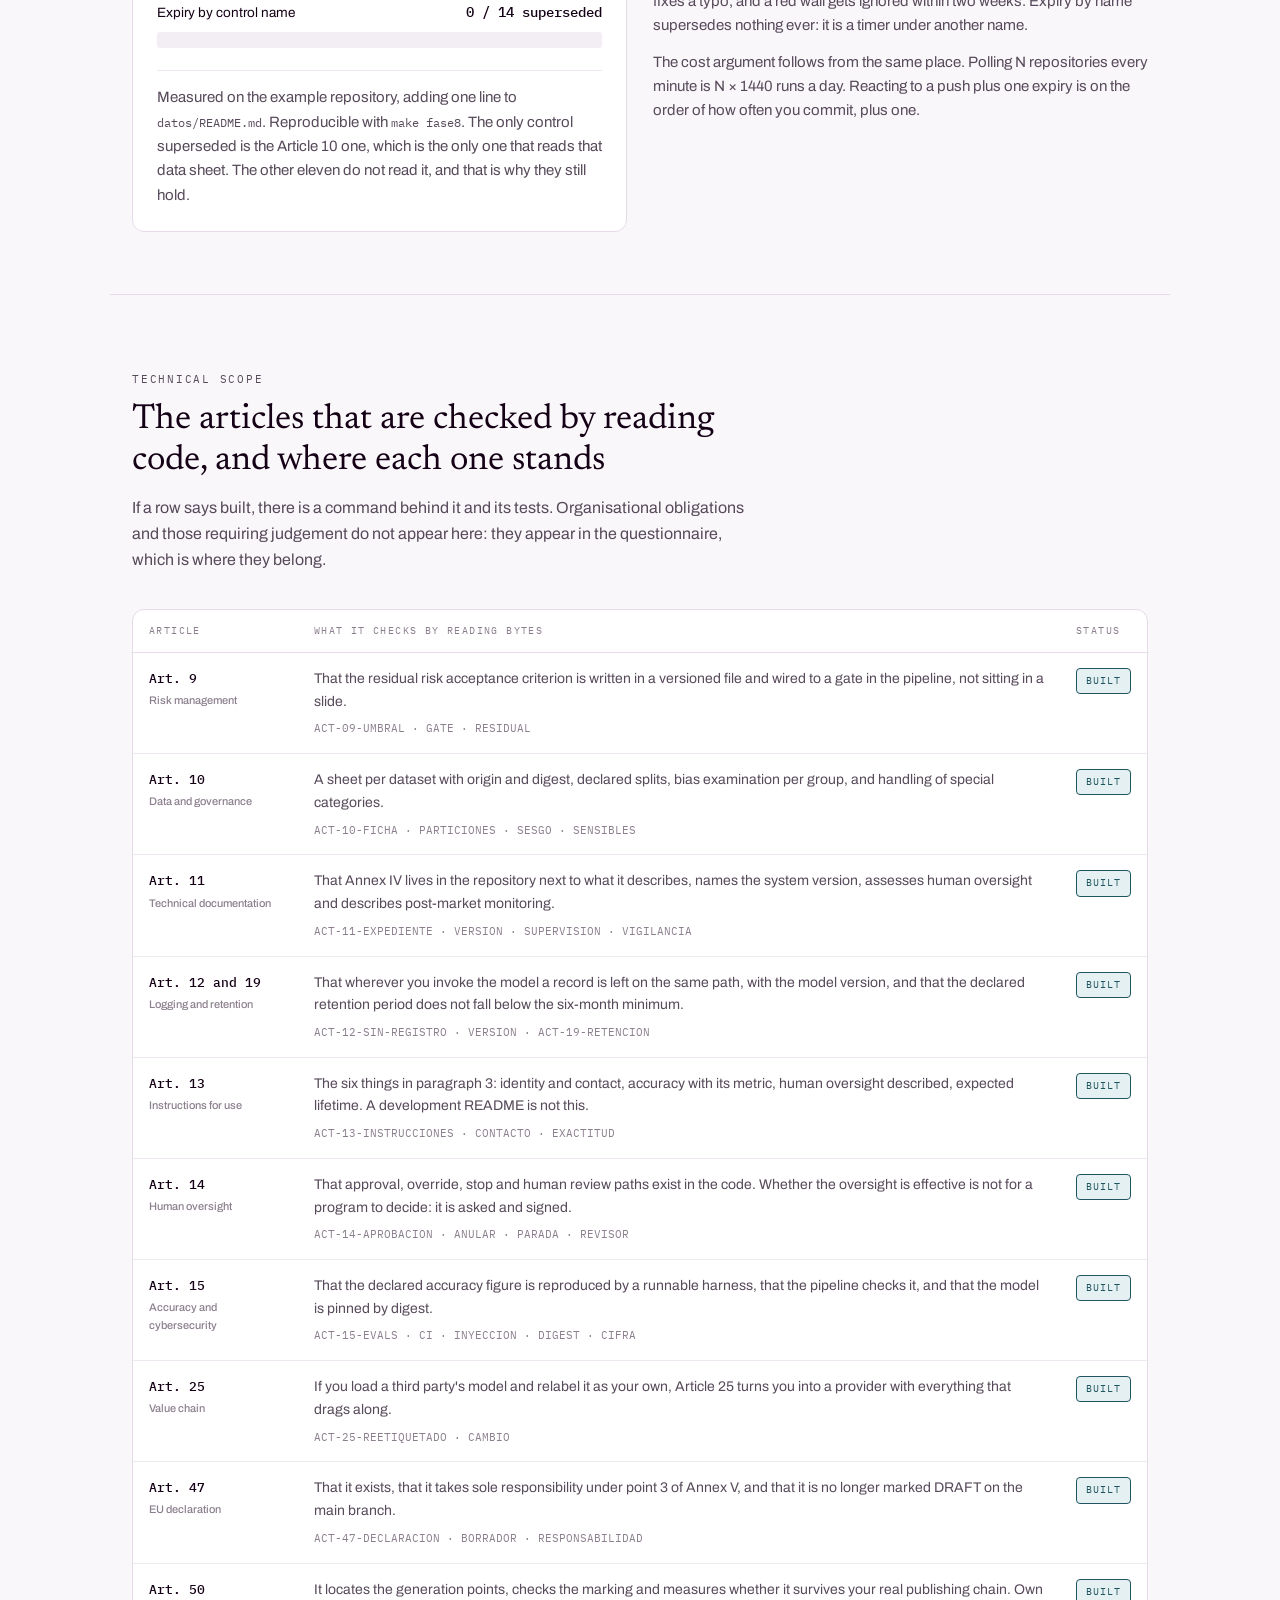
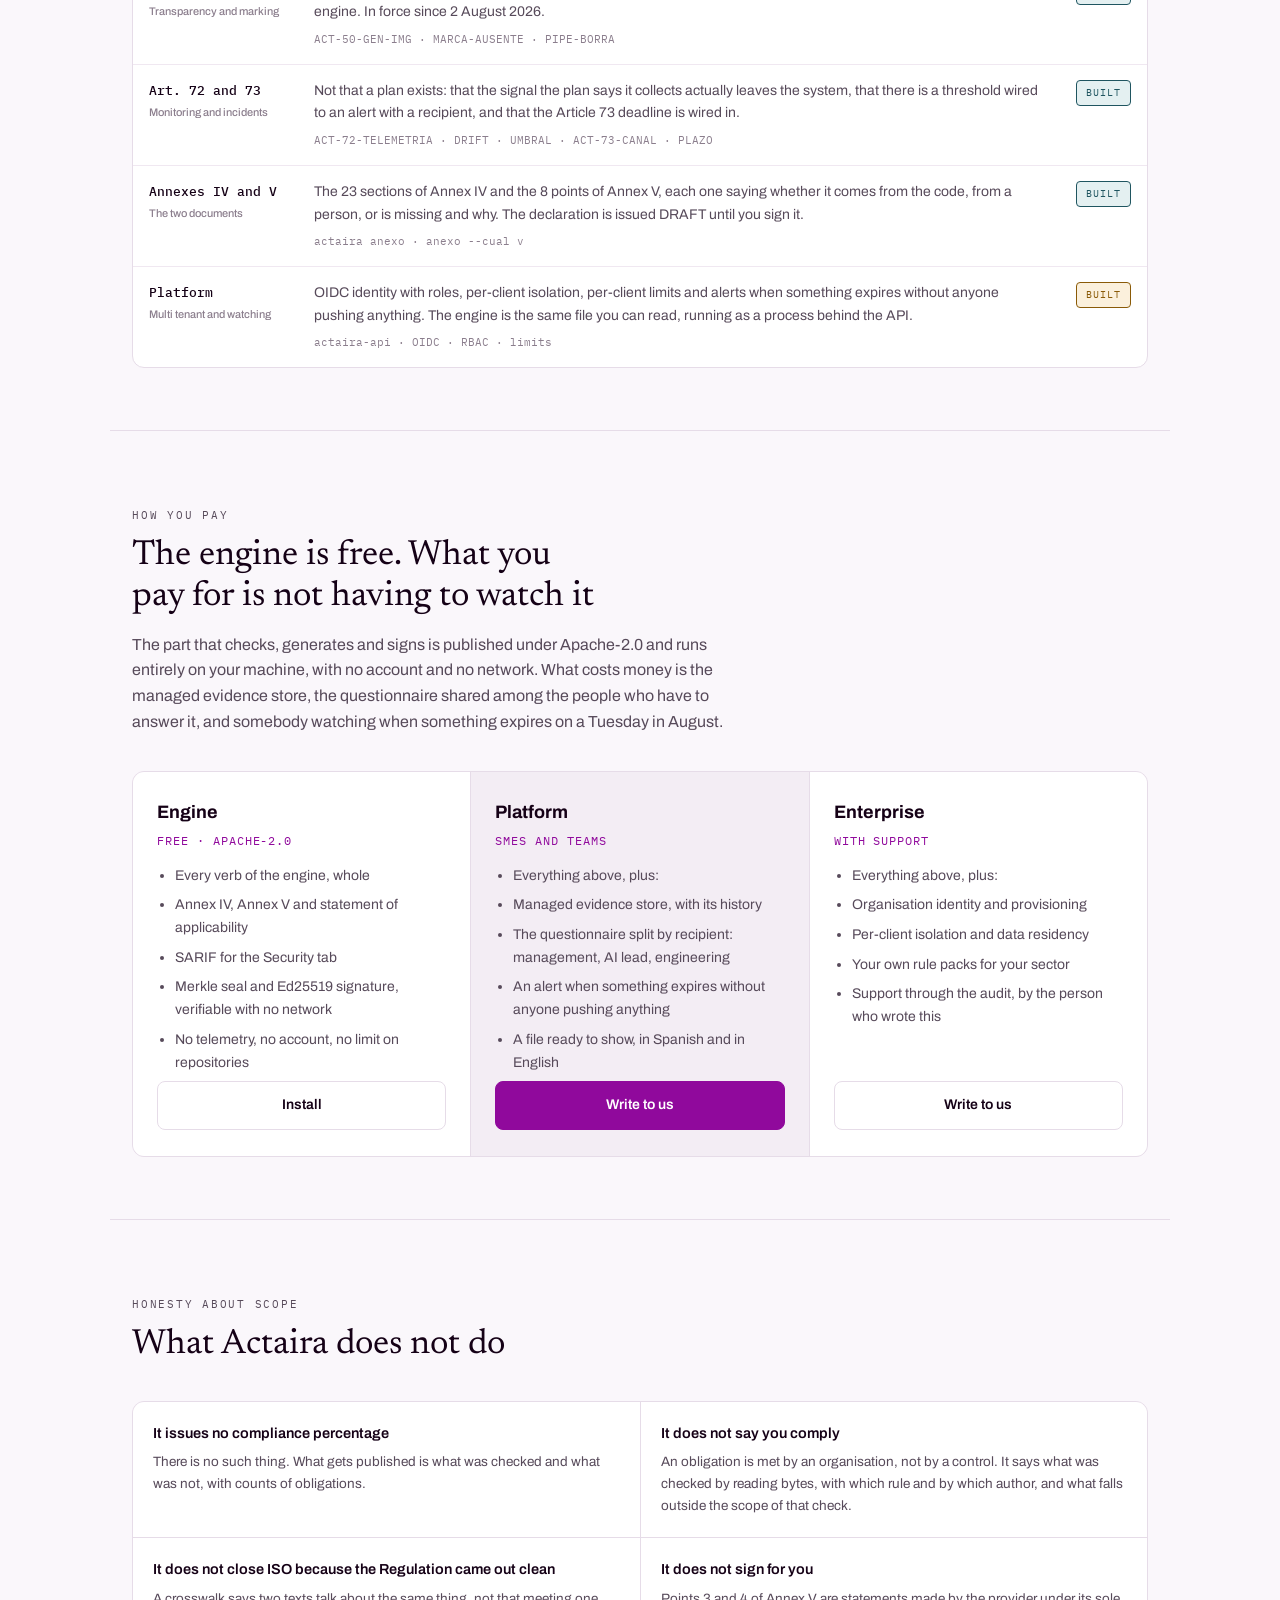
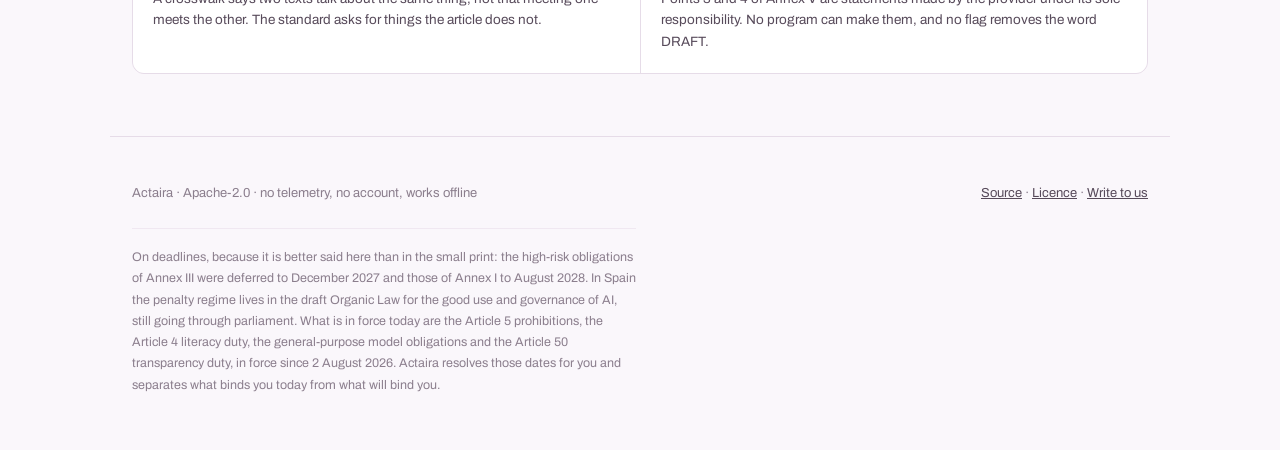
<file: sitio/en/index.html>
<!doctype html>
<html lang="en">
<meta charset="utf-8">
<meta name="viewport" content="width=device-width,initial-scale=1">
<title>Actaira</title>
<link rel="stylesheet" href="../tipografias.css">
<style>
:root{
  --marca:#90099C; --marca-medio:#54055B; --marca-tinta:#0E000F;
  --ground:#FAF7FB; --surface:#FFFFFF; --surface-2:#F3EDF4;
  --ink:#150116; --ink-soft:#574A5A; --muted:#8B7E8D;
  --line:#E6DCE8; --line-soft:#F0E8F1;
  --ok:#1F5560; --ok-soft:#E4F0F1;
  --alerta:#8A5A07; --alerta-soft:#FBF0DC;
  --sans:"Archivo",system-ui,-apple-system,"Segoe UI",sans-serif;
  --serif:"Newsreader",Georgia,"Times New Roman",serif;
  --mono:"IBM Plex Mono",ui-monospace,"SF Mono",Menlo,monospace;
}
@media (prefers-color-scheme:dark){:root:not([data-theme="light"]){
  --ground:#0E000F; --surface:#190A1B; --surface-2:#211026;
  --ink:#F4EAF5; --ink-soft:#B6A6B9; --muted:#877789;
  --line:#301A34; --line-soft:#26142A;
  --marca:#D06BDB; --ok:#63C2CE; --ok-soft:#0D2A2E;
  --alerta:#E3B551; --alerta-soft:#2E2209;
}}
*{box-sizing:border-box}
body{background:var(--ground);color:var(--ink);font-family:var(--sans);font-size:16px;line-height:1.62;-webkit-font-smoothing:antialiased}
.wrap{max-width:1060px;margin:0 auto;padding-inline:22px}
a{color:inherit}h1,h2,h3{text-wrap:balance;margin:0}p{margin:0}
.eyebrow{font-family:var(--mono);font-size:11px;letter-spacing:.16em;text-transform:uppercase;color:var(--muted)}

header{border-bottom:1px solid var(--line);background:var(--surface);position:sticky;top:0;z-index:5}
.bar{display:flex;align-items:center;justify-content:space-between;gap:16px;padding-block:14px;flex-wrap:wrap}
.mark{font-family:var(--mono);font-weight:500;letter-spacing:.26em;font-size:13px}
.bar nav{display:flex;gap:18px;flex-wrap:wrap}
.bar nav a{font-size:13px;color:var(--ink-soft);text-decoration:none;border-bottom:1px solid transparent;padding-bottom:2px}
.bar nav a:hover{color:var(--ink);border-bottom-color:var(--marca)}
/* En el movil la cabecera ocupaba el 21% de la pantalla en TRES filas
   antes de que empezara el texto. La navegacion de secciones es la que
   sobra: a las secciones se llega bajando, y el ancla no aporta nada en
   una pantalla donde todo esta a un dedo. Lo que NO se esconde es el
   idioma ni el enlace al codigo, que son acciones y no atajos. */
@media(max-width:720px){.bar nav:not(.idiomas){display:none}}

.hero{padding-block:76px 58px;border-bottom:1px solid var(--line)}
.hero h1{font-family:var(--serif);font-weight:400;letter-spacing:-.015em;font-size:clamp(34px,6vw,62px);line-height:1.06;max-width:19ch}
.hero h1 em{font-style:normal;color:var(--marca)}
.lede{margin-top:24px;max-width:64ch;font-size:clamp(16px,2.2vw,19px);color:var(--ink-soft)}
.cta{display:flex;gap:12px;margin-top:32px;flex-wrap:wrap}
.btn{display:inline-flex;align-items:center;gap:9px;text-decoration:none;font-size:14px;font-weight:600;padding:12px 20px;border:1px solid var(--marca);background:var(--marca);color:#fff;border-radius:8px}
.btn.ghost{background:transparent;color:var(--ink);border-color:var(--line)}
.btn:hover{opacity:.88}
.btn:focus-visible,a:focus-visible{outline:2px solid var(--marca);outline-offset:3px}
.facts{display:flex;gap:30px;margin-top:46px;flex-wrap:wrap;font-family:var(--mono);font-size:12px;color:var(--muted)}
.facts b{display:block;font-family:var(--sans);font-size:23px;font-weight:700;color:var(--ink);font-variant-numeric:tabular-nums;line-height:1.2}

section{padding-block:62px;border-bottom:1px solid var(--line)}
.head{max-width:68ch;margin-bottom:36px}
.head h2{font-family:var(--serif);font-weight:400;font-size:clamp(25px,3.6vw,35px);line-height:1.18;margin-top:10px}
.head p{margin-top:14px;color:var(--ink-soft)}

.claims{display:grid;gap:1px;background:var(--line);border:1px solid var(--line);border-radius:12px;overflow:hidden}
@media(min-width:760px){.claims{grid-template-columns:repeat(2,1fr)}}
.claim{background:var(--surface);padding:24px}
.claim h3{font-size:15.5px;font-weight:600;margin-bottom:7px}
.claim p{font-size:14px;color:var(--ink-soft)}
.claim .no{font-family:var(--mono);font-size:11px;letter-spacing:.14em;color:var(--marca);text-transform:uppercase}
.claim code{font-family:var(--mono);font-size:12.5px;background:var(--surface-2);padding:1px 5px;border-radius:4px}

/* `white-space:pre` NO es decoracion: sin el, este bloque era un parrafo
   corrido. Es un `div` con saltos de linea dentro, y el HTML los colapsa,
   asi que las cinco ordenes y sus comentarios salian pegados en una sola
   linea ilegible. Es el unico elemento de esta pagina que alguien va a
   COPIAR, y era el que peor estaba. `overflow-x:auto` ya estaba, y con
   `pre` hace lo correcto: una orden larga se desplaza en vez de partirse,
   porque una orden partida por la mitad no se puede pegar. */
.cod{background:var(--marca-tinta);color:#EFE3F0;border-radius:12px;padding:22px 24px;overflow-x:auto;white-space:pre;font-family:var(--mono);font-size:13px;line-height:1.85}
.cod .c{color:#A88FAC}
.cod .k{color:#E5A8ED}

.dos{display:grid;gap:26px}
@media(min-width:840px){.dos{grid-template-columns:1fr 1fr;align-items:start}}
.concl{font-family:var(--serif);font-size:clamp(20px,3vw,27px);line-height:1.32;margin-bottom:16px}
.dos p{color:var(--ink-soft);font-size:15px;margin-top:12px}
.dos .concl{color:var(--ink);font-size:clamp(20px,3vw,27px);margin-top:0}

.barras{border:1px solid var(--line);background:var(--surface);padding:24px;border-radius:12px}
.row{margin-bottom:22px}.row:last-child{margin-bottom:0}
.row .lab{display:flex;justify-content:space-between;align-items:baseline;font-size:13.5px;margin-bottom:8px;gap:12px}
.row .lab b{font-family:var(--mono);font-weight:500;font-variant-numeric:tabular-nums}
.track{height:16px;background:var(--surface-2);border-radius:3px;overflow:hidden}
.fill{height:100%;display:block}
.fill.muro{background:var(--alerta);width:100%}
.fill.sel{background:var(--marca);width:62.5%}
.fill.nada{background:var(--muted);width:0}
.note{font-size:13px;color:var(--muted);margin-top:18px;border-top:1px solid var(--line-soft);padding-top:14px}

.tablewrap{overflow-x:auto;border:1px solid var(--line);background:var(--surface);border-radius:12px}
table{border-collapse:collapse;width:100%;min-width:700px;font-size:14px}
thead th{text-align:left;font-family:var(--mono);font-size:10px;letter-spacing:.14em;text-transform:uppercase;color:var(--muted);font-weight:400;padding:13px 16px;border-bottom:1px solid var(--line);white-space:nowrap}
tbody td{padding:15px 16px;border-bottom:1px solid var(--line-soft);vertical-align:top}
tbody tr:last-child td{border-bottom:0}
.art{font-family:var(--mono);font-weight:500;white-space:nowrap;font-size:13px}
.art small{display:block;font-family:var(--sans);font-size:11px;color:var(--muted);letter-spacing:0;margin-top:3px;white-space:normal}
td.q{color:var(--ink-soft);min-width:190px}
.chip{display:inline-block;font-family:var(--mono);font-size:10px;letter-spacing:.1em;text-transform:uppercase;padding:4px 9px;white-space:nowrap;border:1px solid transparent;border-radius:4px}
.chip.b{background:var(--ok-soft);color:var(--ok);border-color:var(--ok)}
.chip.p{background:var(--alerta-soft);color:var(--alerta);border-color:var(--alerta)}
.mod{font-family:var(--mono);font-size:11px;color:var(--muted);display:block;margin-top:7px}

.niveles{display:grid;gap:1px;background:var(--line);border:1px solid var(--line);border-radius:12px;overflow:hidden}
@media(min-width:780px){.niveles{grid-template-columns:repeat(3,1fr)}}
/* En columna y con el boton anclado abajo: las tres tarjetas tienen
   distinto numero de lineas, asi que los botones salian a tres alturas
   distintas y la fila se leia como descuidada. `margin-top:auto` en el
   boton los pone en la misma linea sin fijar una altura a mano, que es
   lo que se rompe en cuanto alguien anade una viñeta. */
.nivel{background:var(--surface);padding:26px 24px;display:flex;flex-direction:column}
.nivel .btn.bloque{margin-top:auto}
.nivel.destacado{background:var(--surface-2)}
.nivel h3{font-size:18px;font-weight:700;margin-bottom:4px}
.nivel .precio{font-family:var(--mono);font-size:12px;color:var(--marca);letter-spacing:.08em;text-transform:uppercase;margin-bottom:14px}
.nivel ul{margin:0;padding-left:18px;font-size:14px;color:var(--ink-soft)}
.nivel li{margin-bottom:7px}

.out{display:grid;gap:1px;background:var(--line);border:1px solid var(--line);border-radius:12px;overflow:hidden}
@media(min-width:680px){.out{grid-template-columns:repeat(2,1fr)}}
.out div{background:var(--surface);padding:20px}
.out h3{margin:0 0 6px;font-size:14.5px;font-weight:600}
.out p{font-size:13.5px;color:var(--ink-soft)}

footer{padding-block:46px;font-size:13px;color:var(--muted)}
.foot{display:flex;justify-content:space-between;gap:20px;flex-wrap:wrap}
.foot a{color:var(--ink-soft)}
.caveat{max-width:72ch;margin-top:24px;padding-top:18px;border-top:1px solid var(--line-soft);font-size:12.5px;line-height:1.7}
.btn.bloque{display:block;text-align:center;margin-top:18px;width:100%}
a.codigo{margin-left:14px;font-size:13px;font-weight:500;white-space:nowrap}
nav.idiomas{display:flex;gap:2px;align-items:center;margin-left:14px;
  border:1px solid var(--line);border-radius:999px;padding:2px;background:var(--surface)}
nav.idiomas a{padding:3px 9px;border-radius:999px;font-size:11.5px;font-weight:500;
  letter-spacing:.05em;color:var(--muted);text-decoration:none;line-height:1.6}
nav.idiomas a:hover{color:var(--marca)}
nav.idiomas a[aria-current="page"]{background:var(--marca);color:#fff}
@media(max-width:860px){nav.idiomas{margin-left:auto}}
@media (prefers-reduced-motion:reduce){*{transition:none!important;animation:none!important}}
</style>

<header><div class="wrap bar">
  <span class="mark">ACTAIRA</span>
  <nav>
    <a href="#como">How it works</a>
    <a href="#resta">The subtraction</a>
    <a href="#vigilancia">Watching</a>
    <a href="#alcance">Scope</a>
    <a href="#niveles">Tiers</a>
  </nav>
  <!-- EL CONMUTADOR DE IDIOMA: SEIS ENLACES, NO UN BOTON DE JAVASCRIPT.
       Cada idioma es una pagina de verdad, con su propio `lang` y su propia
       direccion. Un conmutador que reescribe el texto en el navegador da una
       pagina que no se puede enviar por correo, que los buscadores indexan en
       un solo idioma, y que un lector de pantalla pronuncia con el idioma
       equivocado hasta que alguien pulsa algo. Seis enlaces funcionan sin
       JavaScript, se pueden abrir en otra pestana y se pueden marcar.
       `aria-current="page"` es lo que dice cual estas leyendo a quien no lo
       ve por el color. -->
  <!-- EL ENLACE AL CODIGO. Esta pagina no tenia NI UN enlace externo, y todo
       el argumento del producto es «el motor es el mismo fichero que puedes
       leer». Se podia leer la frase y no habia donde pulsar. -->
  <a class="codigo" href="https://github.com/marcosmatalab/actaira-sys" rel="noopener">Source</a>
  <nav class="idiomas" aria-label="Language"><a href="../" hreflang="es" lang="es" title="Español">ES</a><a href="./" hreflang="en" lang="en" aria-current="page" title="English">EN</a><a href="../fr/" hreflang="fr" lang="fr" title="Français">FR</a><a href="../pt/" hreflang="pt" lang="pt" title="Português">PT</a><a href="../it/" hreflang="it" lang="it" title="Italiano">IT</a><a href="../de/" hreflang="de" lang="de" title="Deutsch">DE</a></nav>
</div></header>

<main>
<div class="wrap hero">
  <p class="eyebrow">Regulation (EU) 2024/1689 · ISO/IEC 42001:2023 · Apache-2.0</p>
  <h1>Your consultant tells you which article applies. This tells you <em>which line to change</em>.</h1>
  <p class="lede">
    Actaira reads your repository, decides what can be decided by reading bytes, and says out loud what it cannot decide. It generates Annex IV with provenance for every section, the ISO 42001 statement of applicability derived from your profile, and evidence that expires by itself when the thing it was taken on changes.
  </p>
  <div class="cta">
    <!-- A `#como`, que es donde esta la orden que te deja empezar gratis.
         Llevaba a `#niveles`, la tabla de precios: pulsar «gratis» y aterrizar
         en los precios es una promesa rota en el primer clic. -->
    <a class="btn" href="#como">Start free</a>
    <!-- El secundario llevaba TAMBIEN a `#como`: dos botones al mismo sitio.
         Lo otro que quiere hacer quien llega aqui es mirar el codigo, que
         es la mitad del argumento. -->
    <a class="btn ghost" href="https://github.com/marcosmatalab/actaira-sys" rel="noopener">Read the source</a>
  </div>
  <div class="facts">
    <div><b>48</b>obligations in the Regulation</div>
    <div><b>38+32</b>ISO controls and clauses</div>
    <div><b>68</b>code rules</div>
    <div><b>564</b>tests</div>
    <div><b>1</b>runtime dependency</div>
    <div><b>0</b>telemetry</div>
  </div>
</div>

<section class="wrap" id="como">
  <div class="head">
    <p class="eyebrow">Five commands</p>
    <h2>It installs, it runs, and it uploads your code nowhere</h2>
    <p>
      The engine is open and runs on your machine or in your continuous integration. Findings come out as SARIF: in GitHub's Security tab and inside the pull request review, with the remediation written next to them, on the day the line was written.
    </p>
  </div>
  <div class="cod">
<span class="c"># the engine, Apache-2.0</span>
pip install git+https://github.com/marcosmatalab/actaira-sys actaira <span class="k">plan</span> .       <span class="c"># what binds you, what was checked, and what you must be asked</span>
actaira <span class="k">preguntar</span> .  <span class="c"># the questions your code does NOT answer</span>
actaira <span class="k">anexo</span> .      <span class="c"># Annex IV, with provenance per section</span>
actaira <span class="k">soa</span> .        <span class="c"># the ISO 42001 statement of applicability</span>
actaira <span class="k">vigilar</span> .    <span class="c"># what expired, what changed, and what must be looked at again</span>
  </div>
</section>

<section class="wrap">
  <div class="head">
    <p class="eyebrow">The doctrine</p>
    <h2>Four things Actaira does not do, and the reason it exists</h2>
    <p>
      A compliance tool that holds opinions is useless as proof. These four refusals are invariants of the code, not promises on a page: each one has a gate that fails if it breaks.
    </p>
  </div>
  <div class="claims">
    <div class="claim">
      <p class="no">Refusal 1</p><h3>Never a number</h3>
      <p>There is no such thing as «87% compliant» and none will be issued. What gets published are counts of obligations, never proportions. A test walks every generated document and fails if a percentage shows up.</p>
    </div>
    <div class="claim">
      <p class="no">Refusal 2</p><h3>Never judge, only cite</h3>
      <p>Seeing <code>verify_signature</code> in the code is seeing a pattern, not knowing that a measure is in place. Every finding publishes the rule, its version, its pack and its author. The interpretation is signed by a person.</p>
    </div>
    <div class="claim">
      <p class="no">Refusal 3</p><h3>Never infer the unobserved</h3>
      <p>An <code>INDETERMINADO</code> with no written reason is a <code>NO_CUMPLE</code> in disguise, and the data model forbids it: an indeterminate result with no named cause blows up on construction.</p>
    </div>
    <div class="claim">
      <p class="no">Refusal 4</p><h3>Never act on the observed</h3>
      <p>Actaira says what has to be looked at again. Whether that blocks a deployment is your call, in your CI file, where the decision gets reviewed. The template ships that gate commented out, and there is a test that checks it stays commented out.</p>
    </div>
  </div>
</section>

<section class="wrap" id="resta">
  <div class="head">
    <p class="eyebrow">The questionnaire</p>
    <h2>A consultancy opens with three hundred questions because it has not looked at your code</h2>
  </div>
  <div class="dos">
    <div>
      <p class="concl">Every question closes both frameworks at once, and disappears when a control reads the bytes that answer it.</p>
      <p>
        «Who is accountable for the management system meeting its requirements, and who reports its performance to top management?» closes Article 16, Article 17, clause 5.3 and control A.3.2 of ISO 42001. You answer once.
      </p>
      <p>
        And the subtraction is published with the identifiers of the controls that produced it, so it can be audited: a number saying «we saved you eight questions» without the list behind it is advertising.
      </p>
      <p>
        What is not inherited is the conclusion. A clean check against the Regulation does
        <strong>not</strong> close the Annex A control: the standard asks for things the article does not, and the plan says so on every line.
      </p>
    </div>
    <div class="barras">
      <div class="row">
        <div class="lab"><span>Questions in the bank</span><b>90</b></div>
        <div class="track"><span class="fill muro"></span></div>
      </div>
      <div class="row">
        <div class="lab"><span>Serving both frameworks at once</span><b>38</b></div>
        <div class="track"><span class="fill sel" style="width:23%"></span></div>
      </div>
      <div class="row">
        <div class="lab"><span>Answered by your code alone</span><b>8</b></div>
        <div class="track"><span class="fill sel" style="width:14%"></span></div>
      </div>
      <p class="note">
        Counts over the published catalogue, not estimates. All 32 clauses 4 to 10 of ISO/IEC 42001 are covered: none is left without a question serving it, and there is a gate that fails if any is orphaned.
      </p>
    </div>
  </div>
</section>

<section class="wrap" id="vigilancia">
  <div class="head">
    <p class="eyebrow">Watching</p>
    <h2>They all prove the record was not altered. None proves the conclusion is still true</h2>
  </div>
  <div class="dos">
    <div class="barras">
      <div class="row">
        <div class="lab"><span>Digest of the whole repository</span><b>14 / 14 superseded</b></div>
        <div class="track"><span class="fill muro"></span></div>
      </div>
      <div class="row">
        <div class="lab"><span>Actaira: digest of the subject</span><b>1 / 14 superseded</b></div>
        <div class="track"><span class="fill sel" style="width:8.3%"></span></div>
      </div>
      <div class="row">
        <div class="lab"><span>Expiry by control name</span><b>0 / 14 superseded</b></div>
        <div class="track"><span class="fill nada"></span></div>
      </div>
      <p class="note">
        Measured on the example repository, adding one line to
        <span style="font-family:var(--mono);font-size:12px">datos/README.md</span>. Reproducible with <span style="font-family:var(--mono);font-size:12px">make fase8</span>. The only control superseded is the Article 10 one, which is the only one that reads that data sheet. The other eleven do not read it, and that is why they still hold.
      </p>
    </div>
    <div>
      <p class="concl">Evidence is superseded by the digest of the subject it was taken on, not by the name of that subject.</p>
      <p>
        The digest of the whole repository paints a red wall every time somebody fixes a typo, and a red wall gets ignored within two weeks. Expiry by name supersedes nothing ever: it is a timer under another name.
      </p>
      <p>
        The cost argument follows from the same place. Polling N repositories every minute is N × 1440 runs a day. Reacting to a push plus one expiry is on the order of how often you commit, plus one.
      </p>
    </div>
  </div>
</section>

<section class="wrap" id="alcance">
  <div class="head">
    <p class="eyebrow">Technical scope</p>
    <h2>The articles that are checked by reading code, and where each one stands</h2>
    <p>
      If a row says built, there is a command behind it and its tests. Organisational obligations and those requiring judgement do not appear here: they appear in the questionnaire, which is where they belong.
    </p>
  </div>
  <div class="tablewrap"><table>
    <thead><tr><th>Article</th><th>What it checks by reading bytes</th><th>Status</th></tr></thead>
    <tbody>
      <tr><td class="art">Art. 9<small>Risk management</small></td>
        <td class="q">That the residual risk acceptance criterion is written in a versioned file and wired to a gate in the pipeline, not sitting in a slide.<span class="mod">ACT-09-UMBRAL · GATE · RESIDUAL</span></td>
        <td><span class="chip b">Built</span></td></tr>
      <tr><td class="art">Art. 10<small>Data and governance</small></td>
        <td class="q">A sheet per dataset with origin and digest, declared splits, bias examination per group, and handling of special categories.<span class="mod">ACT-10-FICHA · PARTICIONES · SESGO · SENSIBLES</span></td>
        <td><span class="chip b">Built</span></td></tr>
      <tr><td class="art">Art. 11<small>Technical documentation</small></td>
        <td class="q">That Annex IV lives in the repository next to what it describes, names the system version, assesses human oversight and describes post-market monitoring.<span class="mod">ACT-11-EXPEDIENTE · VERSION · SUPERVISION · VIGILANCIA</span></td>
        <td><span class="chip b">Built</span></td></tr>
      <tr><td class="art">Art. 12 and 19<small>Logging and retention</small></td>
        <td class="q">That wherever you invoke the model a record is left on the same path, with the model version, and that the declared retention period does not fall below the six-month minimum.<span class="mod">ACT-12-SIN-REGISTRO · VERSION · ACT-19-RETENCION</span></td>
        <td><span class="chip b">Built</span></td></tr>
      <tr><td class="art">Art. 13<small>Instructions for use</small></td>
        <td class="q">The six things in paragraph 3: identity and contact, accuracy with its metric, human oversight described, expected lifetime. A development README is not this.<span class="mod">ACT-13-INSTRUCCIONES · CONTACTO · EXACTITUD</span></td>
        <td><span class="chip b">Built</span></td></tr>
      <tr><td class="art">Art. 14<small>Human oversight</small></td>
        <td class="q">That approval, override, stop and human review paths exist in the code. Whether the oversight is effective is not for a program to decide: it is asked and signed.<span class="mod">ACT-14-APROBACION · ANULAR · PARADA · REVISOR</span></td>
        <td><span class="chip b">Built</span></td></tr>
      <tr><td class="art">Art. 15<small>Accuracy and cybersecurity</small></td>
        <td class="q">That the declared accuracy figure is reproduced by a runnable harness, that the pipeline checks it, and that the model is pinned by digest.<span class="mod">ACT-15-EVALS · CI · INYECCION · DIGEST · CIFRA</span></td>
        <td><span class="chip b">Built</span></td></tr>
      <tr><td class="art">Art. 25<small>Value chain</small></td>
        <td class="q">If you load a third party's model and relabel it as your own, Article 25 turns you into a provider with everything that drags along.<span class="mod">ACT-25-REETIQUETADO · CAMBIO</span></td>
        <td><span class="chip b">Built</span></td></tr>
      <tr><td class="art">Art. 47<small>EU declaration</small></td>
        <td class="q">That it exists, that it takes sole responsibility under point 3 of Annex V, and that it is no longer marked DRAFT on the main branch.<span class="mod">ACT-47-DECLARACION · BORRADOR · RESPONSABILIDAD</span></td>
        <td><span class="chip b">Built</span></td></tr>
      <tr><td class="art">Art. 50<small>Transparency and marking</small></td>
        <td class="q">It locates the generation points, checks the marking and measures whether it survives your real publishing chain. Own engine. In force since 2 August 2026.<span class="mod">ACT-50-GEN-IMG · MARCA-AUSENTE · PIPE-BORRA</span></td>
        <td><span class="chip b">Built</span></td></tr>
      <tr><td class="art">Art. 72 and 73<small>Monitoring and incidents</small></td>
        <td class="q">Not that a plan exists: that the signal the plan says it collects actually leaves the system, that there is a threshold wired to an alert with a recipient, and that the Article 73 deadline is wired in.<span class="mod">ACT-72-TELEMETRIA · DRIFT · UMBRAL · ACT-73-CANAL · PLAZO</span></td>
        <td><span class="chip b">Built</span></td></tr>
      <tr><td class="art">Annexes IV and V<small>The two documents</small></td>
        <td class="q">The 23 sections of Annex IV and the 8 points of Annex V, each one saying whether it comes from the code, from a person, or is missing and why. The declaration is issued DRAFT until you sign it.<span class="mod">actaira anexo · anexo --cual v</span></td>
        <td><span class="chip b">Built</span></td></tr>
      <tr><td class="art">Platform<small>Multi tenant and watching</small></td>
        <td class="q">OIDC identity with roles, per-client isolation, per-client limits and alerts when something expires without anyone pushing anything. The engine is the same file you can read, running as a process behind the API.<span class="mod">actaira-api · OIDC · RBAC · limits</span></td>
        <td><span class="chip p">Built</span></td></tr>
    </tbody>
  </table></div>
</section>

<section class="wrap" id="niveles">
  <div class="head">
    <p class="eyebrow">How you pay</p>
    <h2>The engine is free. What you pay for is not having to watch it</h2>
    <p>
      The part that checks, generates and signs is published under Apache-2.0 and runs entirely on your machine, with no account and no network. What costs money is the managed evidence store, the questionnaire shared among the people who have to answer it, and somebody watching when something expires on a Tuesday in August.
    </p>
  </div>
  <div class="niveles">
    <div class="nivel">
      <h3>Engine</h3>
      <p class="precio">Free · Apache-2.0</p>
      <ul>
        <li>Every verb of the engine, whole</li>
        <li>Annex IV, Annex V and statement of applicability</li>
        <li>SARIF for the Security tab</li>
        <li>Merkle seal and Ed25519 signature, verifiable with no network</li>
        <li>No telemetry, no account, no limit on repositories</li>
      </ul>
      <a class="btn ghost bloque" href="#como">Install</a>
    </div>
    <div class="nivel destacado">
      <h3>Platform</h3>
      <p class="precio">SMEs and teams</p>
      <ul>
        <li>Everything above, plus:</li>
        <li>Managed evidence store, with its history</li>
        <li>The questionnaire split by recipient: management, AI lead, engineering</li>
        <li>An alert when something expires without anyone pushing anything</li>
        <li>A file ready to show, in Spanish and in English</li>
      </ul>
      <a class="btn bloque" href="mailto:marcosmata@actaira.com">Write to us</a>
    </div>
    <div class="nivel">
      <h3>Enterprise</h3>
      <p class="precio">With support</p>
      <ul>
        <li>Everything above, plus:</li>
        <li>Organisation identity and provisioning</li>
        <li>Per-client isolation and data residency</li>
        <li>Your own rule packs for your sector</li>
        <li>Support through the audit, by the person who wrote this</li>
      </ul>
      <a class="btn ghost bloque" href="mailto:marcosmata@actaira.com">Write to us</a>
    </div>
  </div>
</section>

<section class="wrap">
  <div class="head">
    <p class="eyebrow">Honesty about scope</p>
    <h2>What Actaira does not do</h2>
  </div>
  <div class="out">
    <div><h3>It issues no compliance percentage</h3><p>There is no such thing. What gets published is what was checked and what was not, with counts of obligations.</p></div>
    <div><h3>It does not say you comply</h3><p>An obligation is met by an organisation, not by a control. It says what was checked by reading bytes, with which rule and by which author, and what falls outside the scope of that check.</p></div>
    <div><h3>It does not close ISO because the Regulation came out clean</h3><p>A crosswalk says two texts talk about the same thing, not that meeting one meets the other. The standard asks for things the article does not.</p></div>
    <div><h3>It does not sign for you</h3><p>Points 3 and 4 of Annex V are statements made by the provider under its sole responsibility. No program can make them, and no flag removes the word DRAFT.</p></div>
  </div>
</section>
</main>

<footer class="wrap">
  <div class="foot">
    <span>Actaira · Apache-2.0 · no telemetry, no account, works offline</span>
    <!-- El pie no tenia ningun enlace. Un producto libre cuya pagina no lleva
         al codigo, ni a la licencia, ni a nadie, no es self-serve: es un
         folleto. -->
    <span>
      <a href="https://github.com/marcosmatalab/actaira-sys" rel="noopener">Source</a> ·
      <a href="https://github.com/marcosmatalab/actaira-sys/blob/main/LICENSE" rel="noopener">Licence</a> ·
      <a href="mailto:marcosmata@actaira.com">Write to us</a>
    </span>
  </div>
  <p class="caveat">
    On deadlines, because it is better said here than in the small print: the high-risk obligations of Annex III were deferred to December 2027 and those of Annex I to August 2028. In Spain the penalty regime lives in the draft Organic Law for the good use and governance of AI, still going through parliament. What is in force today are the Article 5 prohibitions, the Article 4 literacy duty, the general-purpose model obligations and the Article 50 transparency duty, in force since 2 August 2026. Actaira resolves those dates for you and separates what binds you today from what will bind you.
  </p>
</footer>
</file>
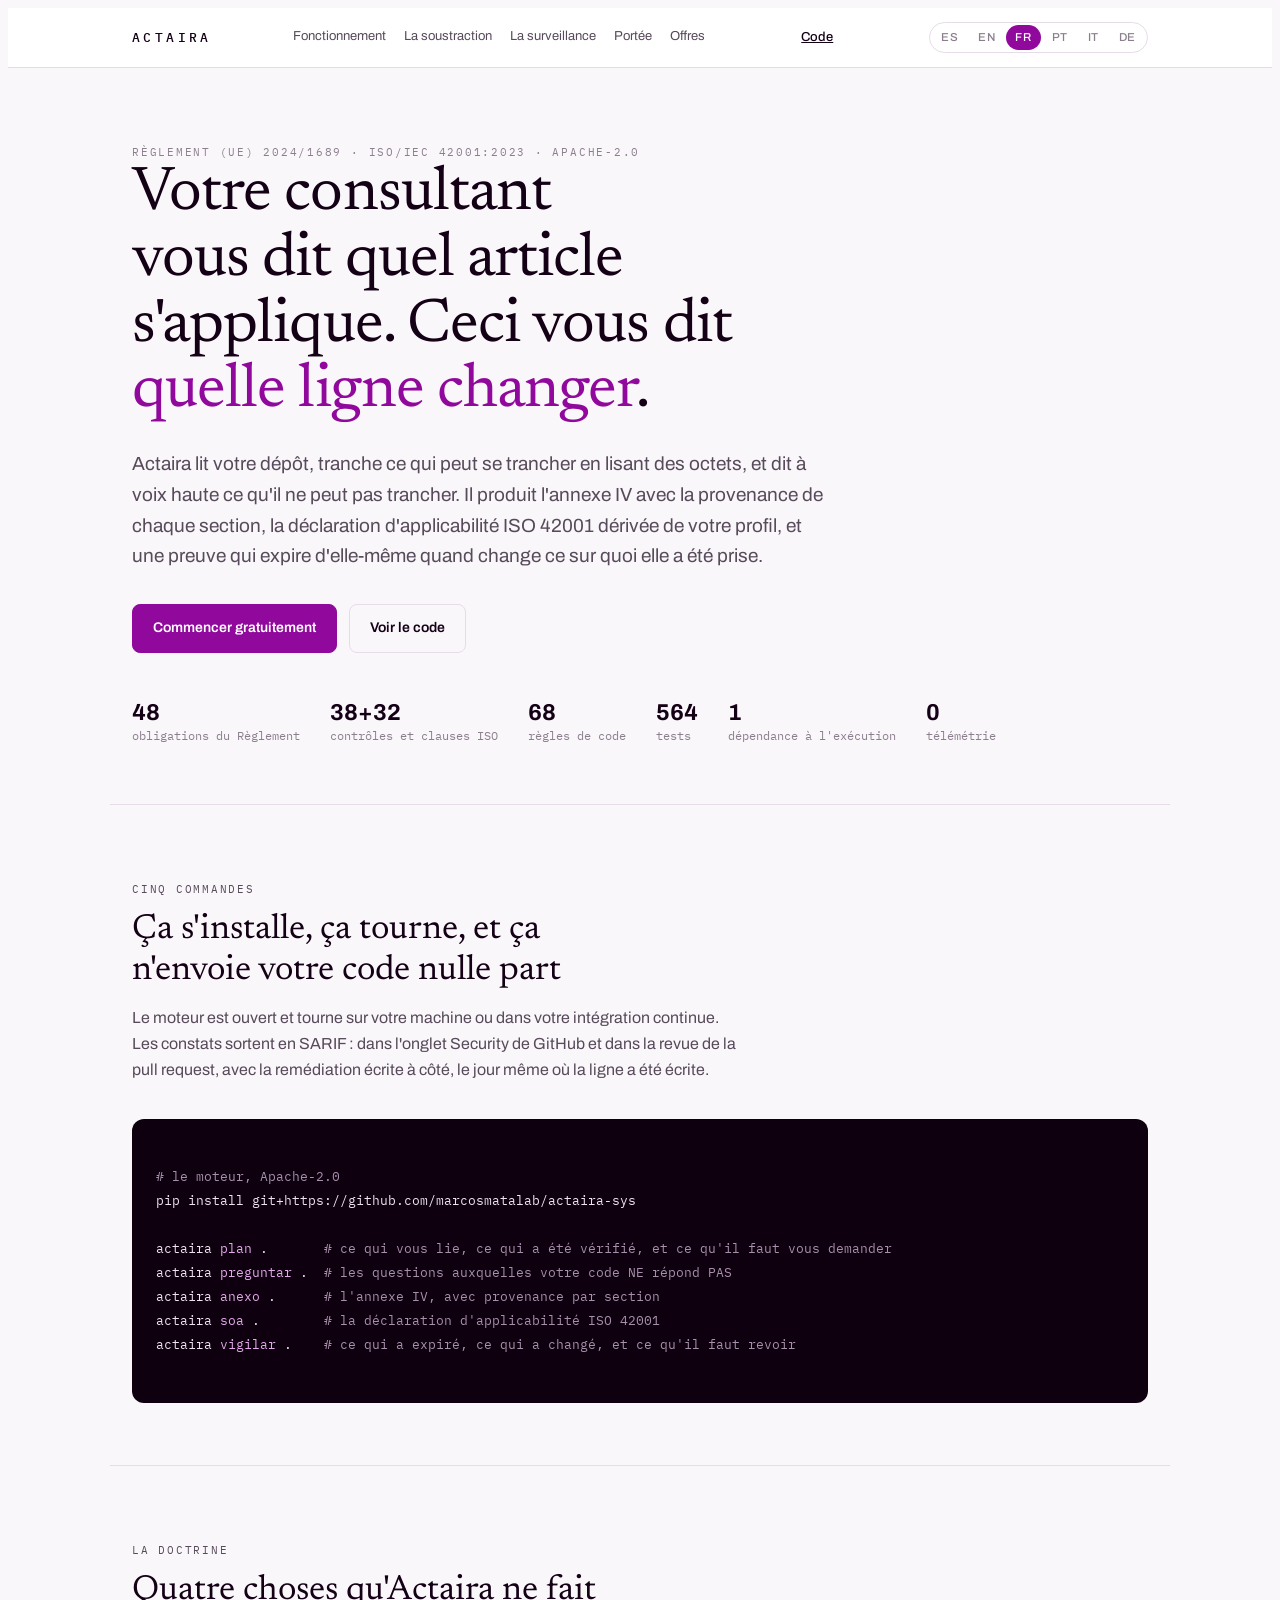
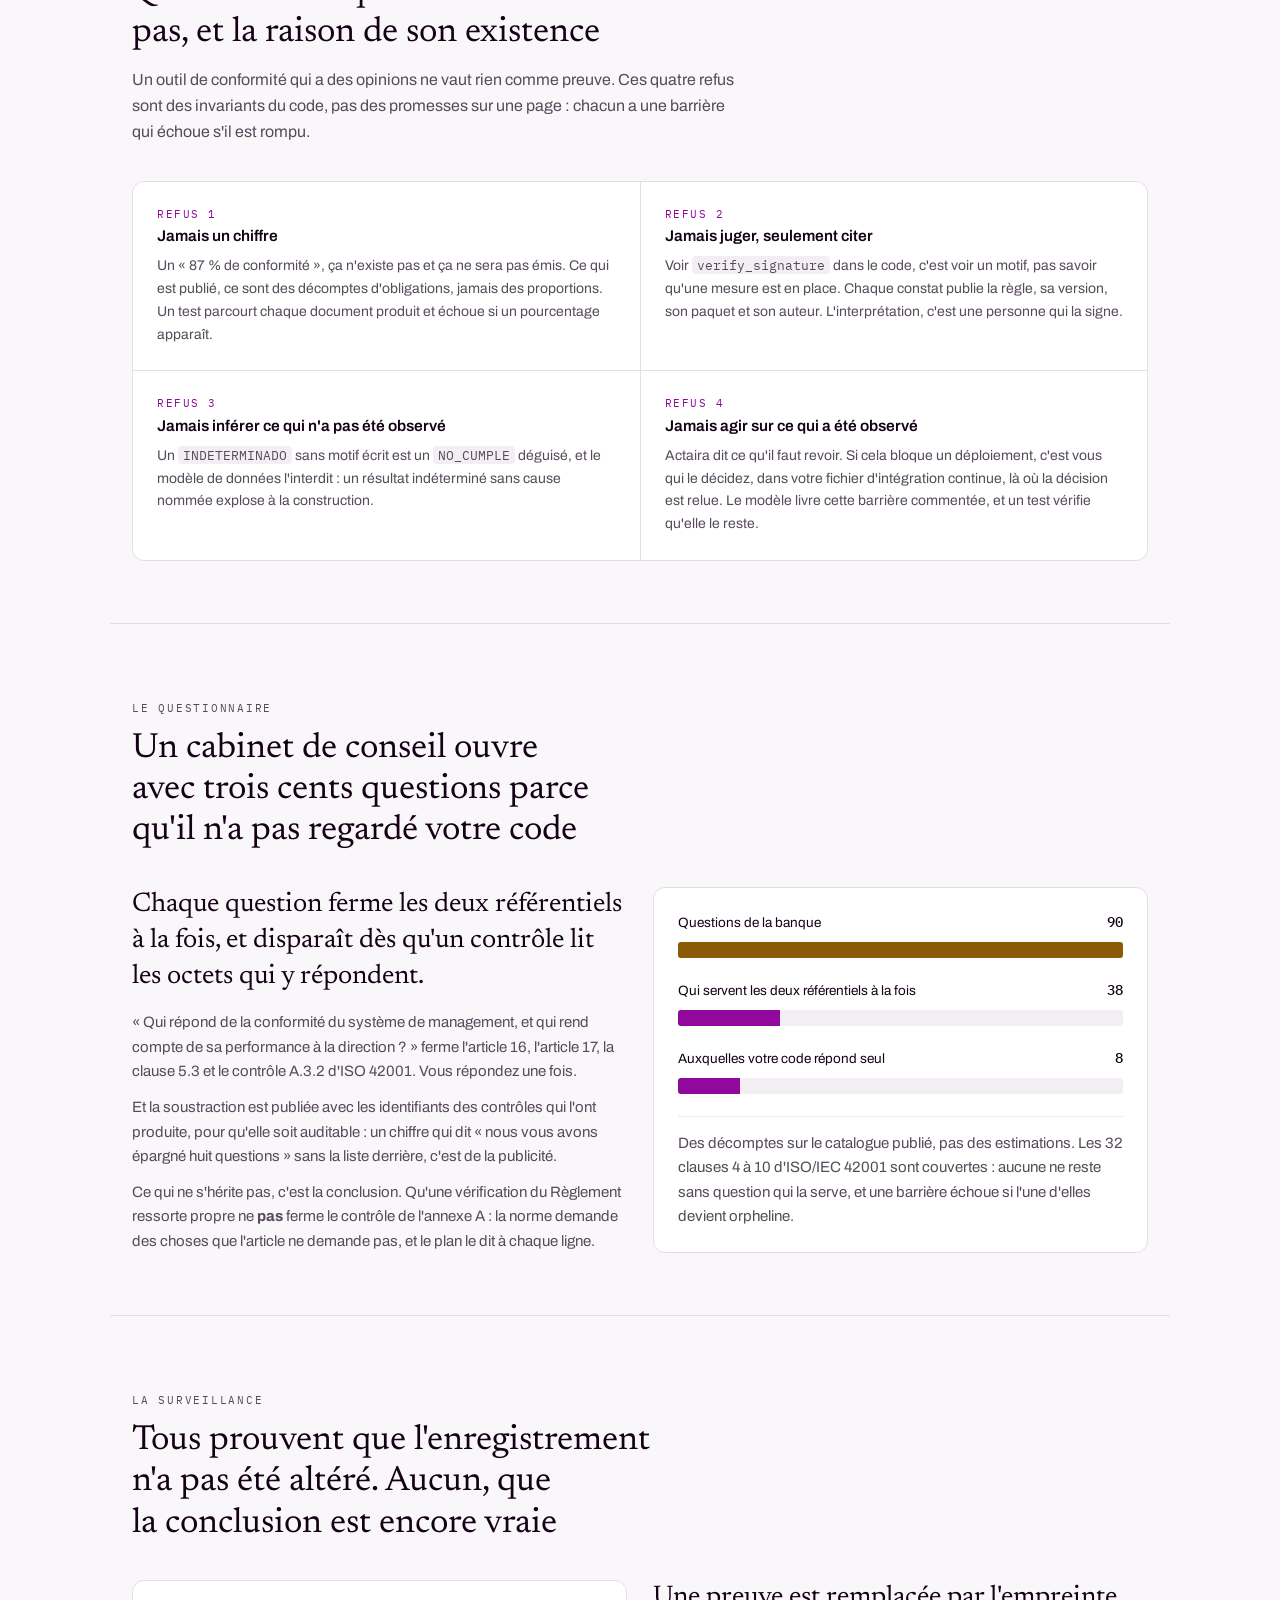
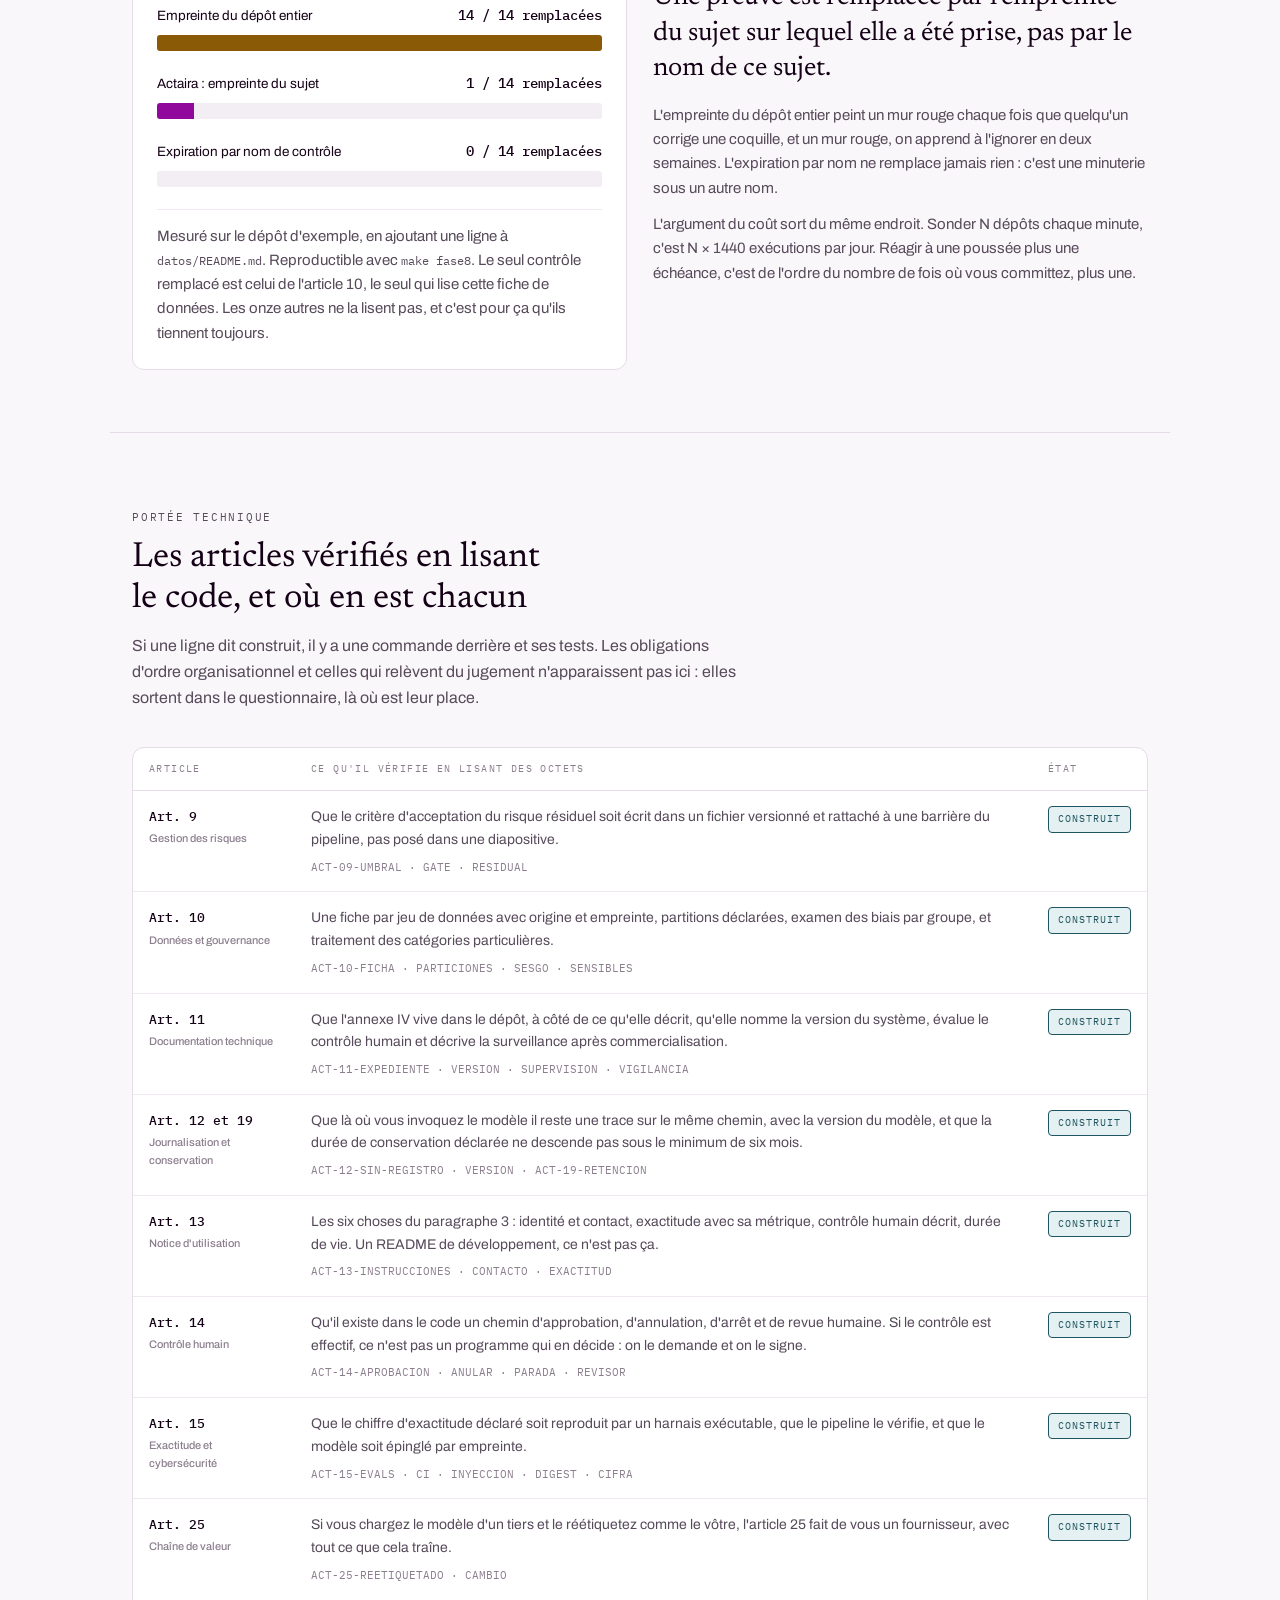
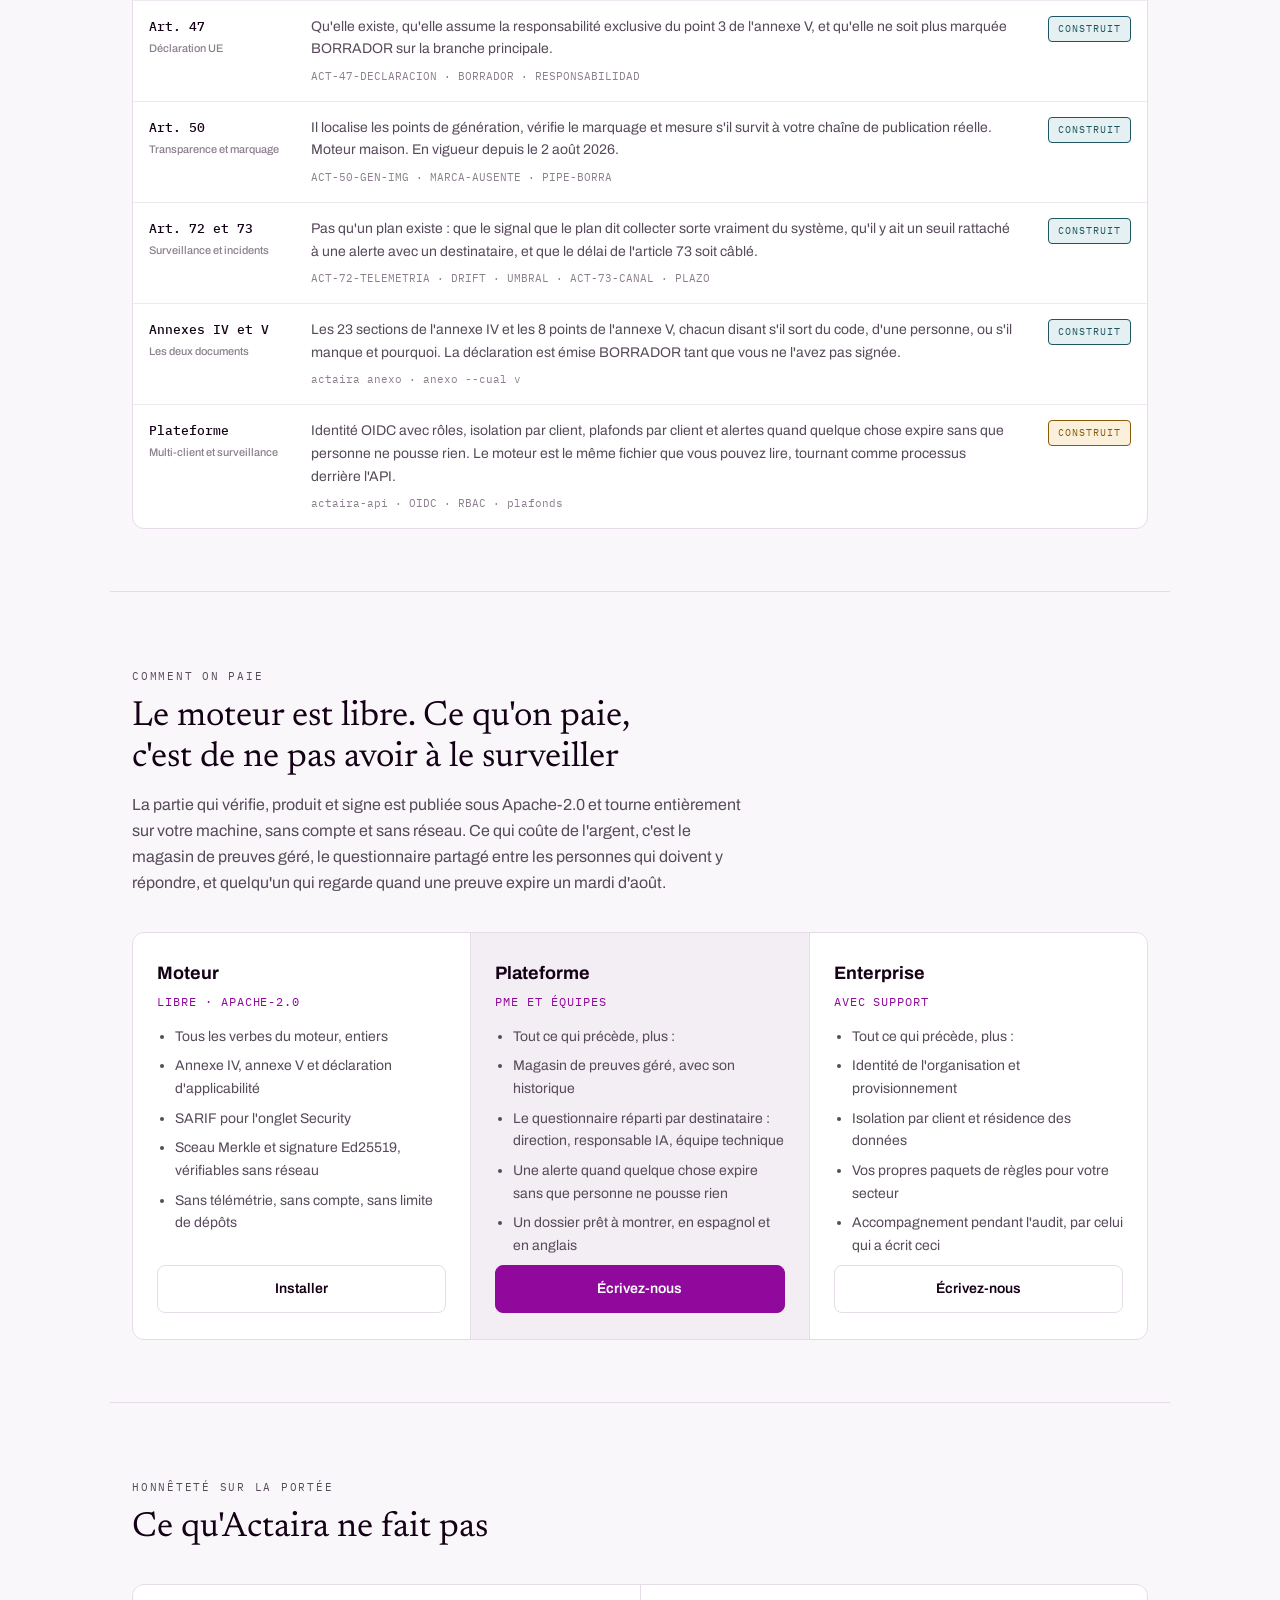
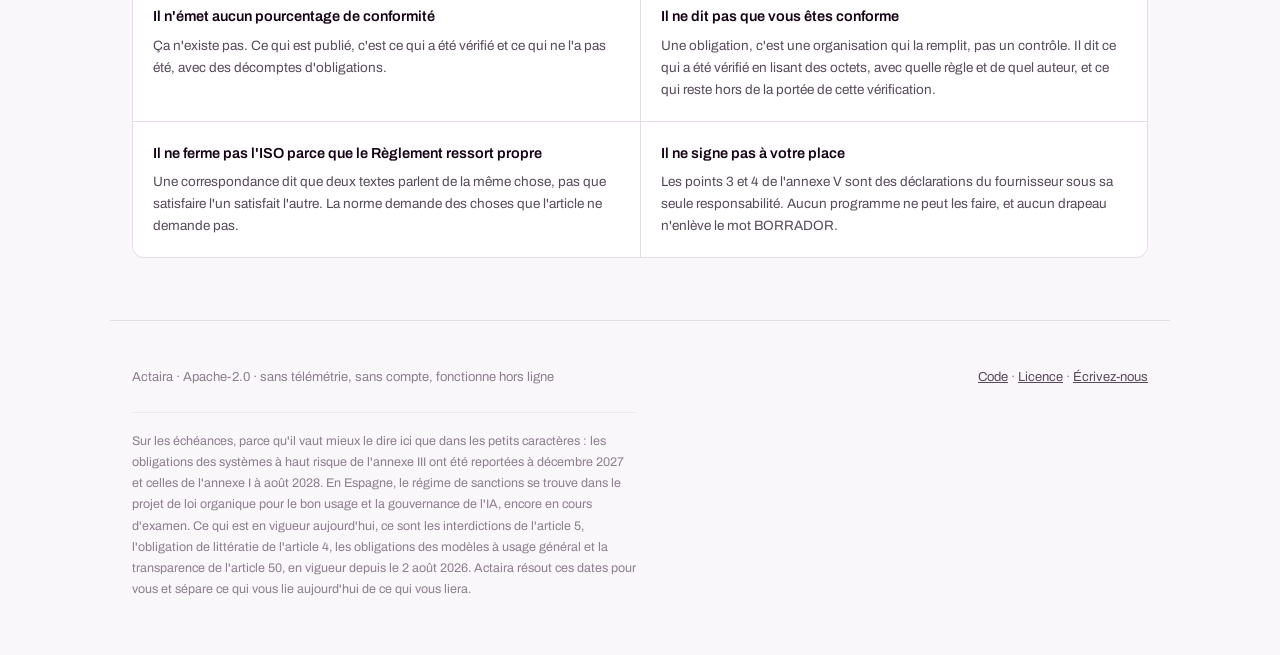
<file: sitio/fr/index.html>
<!doctype html>
<html lang="fr">
<meta charset="utf-8">
<meta name="viewport" content="width=device-width,initial-scale=1">
<title>Actaira</title>
<link rel="stylesheet" href="../tipografias.css">
<style>
:root{
  --marca:#90099C; --marca-medio:#54055B; --marca-tinta:#0E000F;
  --ground:#FAF7FB; --surface:#FFFFFF; --surface-2:#F3EDF4;
  --ink:#150116; --ink-soft:#574A5A; --muted:#8B7E8D;
  --line:#E6DCE8; --line-soft:#F0E8F1;
  --ok:#1F5560; --ok-soft:#E4F0F1;
  --alerta:#8A5A07; --alerta-soft:#FBF0DC;
  --sans:"Archivo",system-ui,-apple-system,"Segoe UI",sans-serif;
  --serif:"Newsreader",Georgia,"Times New Roman",serif;
  --mono:"IBM Plex Mono",ui-monospace,"SF Mono",Menlo,monospace;
}
@media (prefers-color-scheme:dark){:root:not([data-theme="light"]){
  --ground:#0E000F; --surface:#190A1B; --surface-2:#211026;
  --ink:#F4EAF5; --ink-soft:#B6A6B9; --muted:#877789;
  --line:#301A34; --line-soft:#26142A;
  --marca:#D06BDB; --ok:#63C2CE; --ok-soft:#0D2A2E;
  --alerta:#E3B551; --alerta-soft:#2E2209;
}}
*{box-sizing:border-box}
body{background:var(--ground);color:var(--ink);font-family:var(--sans);font-size:16px;line-height:1.62;-webkit-font-smoothing:antialiased}
.wrap{max-width:1060px;margin:0 auto;padding-inline:22px}
a{color:inherit}h1,h2,h3{text-wrap:balance;margin:0}p{margin:0}
.eyebrow{font-family:var(--mono);font-size:11px;letter-spacing:.16em;text-transform:uppercase;color:var(--muted)}

header{border-bottom:1px solid var(--line);background:var(--surface);position:sticky;top:0;z-index:5}
.bar{display:flex;align-items:center;justify-content:space-between;gap:16px;padding-block:14px;flex-wrap:wrap}
.mark{font-family:var(--mono);font-weight:500;letter-spacing:.26em;font-size:13px}
.bar nav{display:flex;gap:18px;flex-wrap:wrap}
.bar nav a{font-size:13px;color:var(--ink-soft);text-decoration:none;border-bottom:1px solid transparent;padding-bottom:2px}
.bar nav a:hover{color:var(--ink);border-bottom-color:var(--marca)}
/* En el movil la cabecera ocupaba el 21% de la pantalla en TRES filas
   antes de que empezara el texto. La navegacion de secciones es la que
   sobra: a las secciones se llega bajando, y el ancla no aporta nada en
   una pantalla donde todo esta a un dedo. Lo que NO se esconde es el
   idioma ni el enlace al codigo, que son acciones y no atajos. */
@media(max-width:720px){.bar nav:not(.idiomas){display:none}}

.hero{padding-block:76px 58px;border-bottom:1px solid var(--line)}
.hero h1{font-family:var(--serif);font-weight:400;letter-spacing:-.015em;font-size:clamp(34px,6vw,62px);line-height:1.06;max-width:19ch}
.hero h1 em{font-style:normal;color:var(--marca)}
.lede{margin-top:24px;max-width:64ch;font-size:clamp(16px,2.2vw,19px);color:var(--ink-soft)}
.cta{display:flex;gap:12px;margin-top:32px;flex-wrap:wrap}
.btn{display:inline-flex;align-items:center;gap:9px;text-decoration:none;font-size:14px;font-weight:600;padding:12px 20px;border:1px solid var(--marca);background:var(--marca);color:#fff;border-radius:8px}
.btn.ghost{background:transparent;color:var(--ink);border-color:var(--line)}
.btn:hover{opacity:.88}
.btn:focus-visible,a:focus-visible{outline:2px solid var(--marca);outline-offset:3px}
.facts{display:flex;gap:30px;margin-top:46px;flex-wrap:wrap;font-family:var(--mono);font-size:12px;color:var(--muted)}
.facts b{display:block;font-family:var(--sans);font-size:23px;font-weight:700;color:var(--ink);font-variant-numeric:tabular-nums;line-height:1.2}

section{padding-block:62px;border-bottom:1px solid var(--line)}
.head{max-width:68ch;margin-bottom:36px}
.head h2{font-family:var(--serif);font-weight:400;font-size:clamp(25px,3.6vw,35px);line-height:1.18;margin-top:10px}
.head p{margin-top:14px;color:var(--ink-soft)}

.claims{display:grid;gap:1px;background:var(--line);border:1px solid var(--line);border-radius:12px;overflow:hidden}
@media(min-width:760px){.claims{grid-template-columns:repeat(2,1fr)}}
.claim{background:var(--surface);padding:24px}
.claim h3{font-size:15.5px;font-weight:600;margin-bottom:7px}
.claim p{font-size:14px;color:var(--ink-soft)}
.claim .no{font-family:var(--mono);font-size:11px;letter-spacing:.14em;color:var(--marca);text-transform:uppercase}
.claim code{font-family:var(--mono);font-size:12.5px;background:var(--surface-2);padding:1px 5px;border-radius:4px}

/* `white-space:pre` NO es decoracion: sin el, este bloque era un parrafo
   corrido. Es un `div` con saltos de linea dentro, y el HTML los colapsa,
   asi que las cinco ordenes y sus comentarios salian pegados en una sola
   linea ilegible. Es el unico elemento de esta pagina que alguien va a
   COPIAR, y era el que peor estaba. `overflow-x:auto` ya estaba, y con
   `pre` hace lo correcto: una orden larga se desplaza en vez de partirse,
   porque una orden partida por la mitad no se puede pegar. */
.cod{background:var(--marca-tinta);color:#EFE3F0;border-radius:12px;padding:22px 24px;overflow-x:auto;white-space:pre;font-family:var(--mono);font-size:13px;line-height:1.85}
.cod .c{color:#A88FAC}
.cod .k{color:#E5A8ED}

.dos{display:grid;gap:26px}
@media(min-width:840px){.dos{grid-template-columns:1fr 1fr;align-items:start}}
.concl{font-family:var(--serif);font-size:clamp(20px,3vw,27px);line-height:1.32;margin-bottom:16px}
.dos p{color:var(--ink-soft);font-size:15px;margin-top:12px}
.dos .concl{color:var(--ink);font-size:clamp(20px,3vw,27px);margin-top:0}

.barras{border:1px solid var(--line);background:var(--surface);padding:24px;border-radius:12px}
.row{margin-bottom:22px}.row:last-child{margin-bottom:0}
.row .lab{display:flex;justify-content:space-between;align-items:baseline;font-size:13.5px;margin-bottom:8px;gap:12px}
.row .lab b{font-family:var(--mono);font-weight:500;font-variant-numeric:tabular-nums}
.track{height:16px;background:var(--surface-2);border-radius:3px;overflow:hidden}
.fill{height:100%;display:block}
.fill.muro{background:var(--alerta);width:100%}
.fill.sel{background:var(--marca);width:62.5%}
.fill.nada{background:var(--muted);width:0}
.note{font-size:13px;color:var(--muted);margin-top:18px;border-top:1px solid var(--line-soft);padding-top:14px}

.tablewrap{overflow-x:auto;border:1px solid var(--line);background:var(--surface);border-radius:12px}
table{border-collapse:collapse;width:100%;min-width:700px;font-size:14px}
thead th{text-align:left;font-family:var(--mono);font-size:10px;letter-spacing:.14em;text-transform:uppercase;color:var(--muted);font-weight:400;padding:13px 16px;border-bottom:1px solid var(--line);white-space:nowrap}
tbody td{padding:15px 16px;border-bottom:1px solid var(--line-soft);vertical-align:top}
tbody tr:last-child td{border-bottom:0}
.art{font-family:var(--mono);font-weight:500;white-space:nowrap;font-size:13px}
.art small{display:block;font-family:var(--sans);font-size:11px;color:var(--muted);letter-spacing:0;margin-top:3px;white-space:normal}
td.q{color:var(--ink-soft);min-width:190px}
.chip{display:inline-block;font-family:var(--mono);font-size:10px;letter-spacing:.1em;text-transform:uppercase;padding:4px 9px;white-space:nowrap;border:1px solid transparent;border-radius:4px}
.chip.b{background:var(--ok-soft);color:var(--ok);border-color:var(--ok)}
.chip.p{background:var(--alerta-soft);color:var(--alerta);border-color:var(--alerta)}
.mod{font-family:var(--mono);font-size:11px;color:var(--muted);display:block;margin-top:7px}

.niveles{display:grid;gap:1px;background:var(--line);border:1px solid var(--line);border-radius:12px;overflow:hidden}
@media(min-width:780px){.niveles{grid-template-columns:repeat(3,1fr)}}
/* En columna y con el boton anclado abajo: las tres tarjetas tienen
   distinto numero de lineas, asi que los botones salian a tres alturas
   distintas y la fila se leia como descuidada. `margin-top:auto` en el
   boton los pone en la misma linea sin fijar una altura a mano, que es
   lo que se rompe en cuanto alguien anade una viñeta. */
.nivel{background:var(--surface);padding:26px 24px;display:flex;flex-direction:column}
.nivel .btn.bloque{margin-top:auto}
.nivel.destacado{background:var(--surface-2)}
.nivel h3{font-size:18px;font-weight:700;margin-bottom:4px}
.nivel .precio{font-family:var(--mono);font-size:12px;color:var(--marca);letter-spacing:.08em;text-transform:uppercase;margin-bottom:14px}
.nivel ul{margin:0;padding-left:18px;font-size:14px;color:var(--ink-soft)}
.nivel li{margin-bottom:7px}

.out{display:grid;gap:1px;background:var(--line);border:1px solid var(--line);border-radius:12px;overflow:hidden}
@media(min-width:680px){.out{grid-template-columns:repeat(2,1fr)}}
.out div{background:var(--surface);padding:20px}
.out h3{margin:0 0 6px;font-size:14.5px;font-weight:600}
.out p{font-size:13.5px;color:var(--ink-soft)}

footer{padding-block:46px;font-size:13px;color:var(--muted)}
.foot{display:flex;justify-content:space-between;gap:20px;flex-wrap:wrap}
.foot a{color:var(--ink-soft)}
.caveat{max-width:72ch;margin-top:24px;padding-top:18px;border-top:1px solid var(--line-soft);font-size:12.5px;line-height:1.7}
.btn.bloque{display:block;text-align:center;margin-top:18px;width:100%}
a.codigo{margin-left:14px;font-size:13px;font-weight:500;white-space:nowrap}
nav.idiomas{display:flex;gap:2px;align-items:center;margin-left:14px;
  border:1px solid var(--line);border-radius:999px;padding:2px;background:var(--surface)}
nav.idiomas a{padding:3px 9px;border-radius:999px;font-size:11.5px;font-weight:500;
  letter-spacing:.05em;color:var(--muted);text-decoration:none;line-height:1.6}
nav.idiomas a:hover{color:var(--marca)}
nav.idiomas a[aria-current="page"]{background:var(--marca);color:#fff}
@media(max-width:860px){nav.idiomas{margin-left:auto}}
@media (prefers-reduced-motion:reduce){*{transition:none!important;animation:none!important}}
</style>

<header><div class="wrap bar">
  <span class="mark">ACTAIRA</span>
  <nav>
    <a href="#como">Fonctionnement</a>
    <a href="#resta">La soustraction</a>
    <a href="#vigilancia">La surveillance</a>
    <a href="#alcance">Portée</a>
    <a href="#niveles">Offres</a>
  </nav>
  <!-- EL CONMUTADOR DE IDIOMA: SEIS ENLACES, NO UN BOTON DE JAVASCRIPT.
       Cada idioma es una pagina de verdad, con su propio `lang` y su propia
       direccion. Un conmutador que reescribe el texto en el navegador da una
       pagina que no se puede enviar por correo, que los buscadores indexan en
       un solo idioma, y que un lector de pantalla pronuncia con el idioma
       equivocado hasta que alguien pulsa algo. Seis enlaces funcionan sin
       JavaScript, se pueden abrir en otra pestana y se pueden marcar.
       `aria-current="page"` es lo que dice cual estas leyendo a quien no lo
       ve por el color. -->
  <!-- EL ENLACE AL CODIGO. Esta pagina no tenia NI UN enlace externo, y todo
       el argumento del producto es «el motor es el mismo fichero que puedes
       leer». Se podia leer la frase y no habia donde pulsar. -->
  <a class="codigo" href="https://github.com/marcosmatalab/actaira-sys" rel="noopener">Code</a>
  <nav class="idiomas" aria-label="Langue"><a href="../" hreflang="es" lang="es" title="Español">ES</a><a href="../en/" hreflang="en" lang="en" title="English">EN</a><a href="./" hreflang="fr" lang="fr" aria-current="page" title="Français">FR</a><a href="../pt/" hreflang="pt" lang="pt" title="Português">PT</a><a href="../it/" hreflang="it" lang="it" title="Italiano">IT</a><a href="../de/" hreflang="de" lang="de" title="Deutsch">DE</a></nav>
</div></header>

<main>
<div class="wrap hero">
  <p class="eyebrow">Règlement (UE) 2024/1689 · ISO/IEC 42001:2023 · Apache-2.0</p>
  <h1>Votre consultant vous dit quel article s'applique. Ceci vous dit <em>quelle ligne changer</em>.</h1>
  <p class="lede">
    Actaira lit votre dépôt, tranche ce qui peut se trancher en lisant des octets, et dit à voix haute ce qu'il ne peut pas trancher. Il produit l'annexe IV avec la provenance de chaque section, la déclaration d'applicabilité ISO 42001 dérivée de votre profil, et une preuve qui expire d'elle-même quand change ce sur quoi elle a été prise.
  </p>
  <div class="cta">
    <!-- A `#como`, que es donde esta la orden que te deja empezar gratis.
         Llevaba a `#niveles`, la tabla de precios: pulsar «gratis» y aterrizar
         en los precios es una promesa rota en el primer clic. -->
    <a class="btn" href="#como">Commencer gratuitement</a>
    <!-- El secundario llevaba TAMBIEN a `#como`: dos botones al mismo sitio.
         Lo otro que quiere hacer quien llega aqui es mirar el codigo, que
         es la mitad del argumento. -->
    <a class="btn ghost" href="https://github.com/marcosmatalab/actaira-sys" rel="noopener">Voir le code</a>
  </div>
  <div class="facts">
    <div><b>48</b>obligations du Règlement</div>
    <div><b>38+32</b>contrôles et clauses ISO</div>
    <div><b>68</b>règles de code</div>
    <div><b>564</b>tests</div>
    <div><b>1</b>dépendance à l'exécution</div>
    <div><b>0</b>télémétrie</div>
  </div>
</div>

<section class="wrap" id="como">
  <div class="head">
    <p class="eyebrow">Cinq commandes</p>
    <h2>Ça s'installe, ça tourne, et ça n'envoie votre code nulle part</h2>
    <p>
      Le moteur est ouvert et tourne sur votre machine ou dans votre intégration continue. Les constats sortent en SARIF : dans l'onglet Security de GitHub et dans la revue de la pull request, avec la remédiation écrite à côté, le jour même où la ligne a été écrite.
    </p>
  </div>
  <div class="cod">
<span class="c"># le moteur, Apache-2.0</span>
pip install git+https://github.com/marcosmatalab/actaira-sys

actaira <span class="k">plan</span> .       <span class="c"># ce qui vous lie, ce qui a été vérifié, et ce qu'il faut vous demander</span>
actaira <span class="k">preguntar</span> .  <span class="c"># les questions auxquelles votre code NE répond PAS</span>
actaira <span class="k">anexo</span> .      <span class="c"># l'annexe IV, avec provenance par section</span>
actaira <span class="k">soa</span> .        <span class="c"># la déclaration d'applicabilité ISO 42001</span>
actaira <span class="k">vigilar</span> .    <span class="c"># ce qui a expiré, ce qui a changé, et ce qu'il faut revoir</span>
  </div>
</section>

<section class="wrap">
  <div class="head">
    <p class="eyebrow">La doctrine</p>
    <h2>Quatre choses qu'Actaira ne fait pas, et la raison de son existence</h2>
    <p>
      Un outil de conformité qui a des opinions ne vaut rien comme preuve. Ces quatre refus sont des invariants du code, pas des promesses sur une page : chacun a une barrière qui échoue s'il est rompu.
    </p>
  </div>
  <div class="claims">
    <div class="claim">
      <p class="no">Refus 1</p><h3>Jamais un chiffre</h3>
      <p>Un « 87 % de conformité », ça n'existe pas et ça ne sera pas émis. Ce qui est publié, ce sont des décomptes d'obligations, jamais des proportions. Un test parcourt chaque document produit et échoue si un pourcentage apparaît.</p>
    </div>
    <div class="claim">
      <p class="no">Refus 2</p><h3>Jamais juger, seulement citer</h3>
      <p>Voir <code>verify_signature</code> dans le code, c'est voir un motif, pas savoir qu'une mesure est en place. Chaque constat publie la règle, sa version, son paquet et son auteur. L'interprétation, c'est une personne qui la signe.</p>
    </div>
    <div class="claim">
      <p class="no">Refus 3</p><h3>Jamais inférer ce qui n'a pas été observé</h3>
      <p>Un <code>INDETERMINADO</code> sans motif écrit est un <code>NO_CUMPLE</code> déguisé, et le modèle de données l'interdit : un résultat indéterminé sans cause nommée explose à la construction.</p>
    </div>
    <div class="claim">
      <p class="no">Refus 4</p><h3>Jamais agir sur ce qui a été observé</h3>
      <p>Actaira dit ce qu'il faut revoir. Si cela bloque un déploiement, c'est vous qui le décidez, dans votre fichier d'intégration continue, là où la décision est relue. Le modèle livre cette barrière commentée, et un test vérifie qu'elle le reste.</p>
    </div>
  </div>
</section>

<section class="wrap" id="resta">
  <div class="head">
    <p class="eyebrow">Le questionnaire</p>
    <h2>Un cabinet de conseil ouvre avec trois cents questions parce qu'il n'a pas regardé votre code</h2>
  </div>
  <div class="dos">
    <div>
      <p class="concl">Chaque question ferme les deux référentiels à la fois, et disparaît dès qu'un contrôle lit les octets qui y répondent.</p>
      <p>
        « Qui répond de la conformité du système de management, et qui rend compte de sa performance à la direction ? » ferme l'article 16, l'article 17, la clause 5.3 et le contrôle A.3.2 d'ISO 42001. Vous répondez une fois.
      </p>
      <p>
        Et la soustraction est publiée avec les identifiants des contrôles qui l'ont produite, pour qu'elle soit auditable : un chiffre qui dit « nous vous avons épargné huit questions » sans la liste derrière, c'est de la publicité.
      </p>
      <p>
        Ce qui ne s'hérite pas, c'est la conclusion. Qu'une vérification du Règlement ressorte propre ne
        <strong>pas</strong> ferme le contrôle de l'annexe A : la norme demande des choses que l'article ne demande pas, et le plan le dit à chaque ligne.
      </p>
    </div>
    <div class="barras">
      <div class="row">
        <div class="lab"><span>Questions de la banque</span><b>90</b></div>
        <div class="track"><span class="fill muro"></span></div>
      </div>
      <div class="row">
        <div class="lab"><span>Qui servent les deux référentiels à la fois</span><b>38</b></div>
        <div class="track"><span class="fill sel" style="width:23%"></span></div>
      </div>
      <div class="row">
        <div class="lab"><span>Auxquelles votre code répond seul</span><b>8</b></div>
        <div class="track"><span class="fill sel" style="width:14%"></span></div>
      </div>
      <p class="note">
        Des décomptes sur le catalogue publié, pas des estimations. Les 32 clauses 4 à 10 d'ISO/IEC 42001 sont couvertes : aucune ne reste sans question qui la serve, et une barrière échoue si l'une d'elles devient orpheline.
      </p>
    </div>
  </div>
</section>

<section class="wrap" id="vigilancia">
  <div class="head">
    <p class="eyebrow">La surveillance</p>
    <h2>Tous prouvent que l'enregistrement n'a pas été altéré. Aucun, que la conclusion est encore vraie</h2>
  </div>
  <div class="dos">
    <div class="barras">
      <div class="row">
        <div class="lab"><span>Empreinte du dépôt entier</span><b>14 / 14 remplacées</b></div>
        <div class="track"><span class="fill muro"></span></div>
      </div>
      <div class="row">
        <div class="lab"><span>Actaira : empreinte du sujet</span><b>1 / 14 remplacées</b></div>
        <div class="track"><span class="fill sel" style="width:8.3%"></span></div>
      </div>
      <div class="row">
        <div class="lab"><span>Expiration par nom de contrôle</span><b>0 / 14 remplacées</b></div>
        <div class="track"><span class="fill nada"></span></div>
      </div>
      <p class="note">
        Mesuré sur le dépôt d'exemple, en ajoutant une ligne à
        <span style="font-family:var(--mono);font-size:12px">datos/README.md</span>. Reproductible avec <span style="font-family:var(--mono);font-size:12px">make fase8</span>. Le seul contrôle remplacé est celui de l'article 10, le seul qui lise cette fiche de données. Les onze autres ne la lisent pas, et c'est pour ça qu'ils tiennent toujours.
      </p>
    </div>
    <div>
      <p class="concl">Une preuve est remplacée par l'empreinte du sujet sur lequel elle a été prise, pas par le nom de ce sujet.</p>
      <p>
        L'empreinte du dépôt entier peint un mur rouge chaque fois que quelqu'un corrige une coquille, et un mur rouge, on apprend à l'ignorer en deux semaines. L'expiration par nom ne remplace jamais rien : c'est une minuterie sous un autre nom.
      </p>
      <p>
        L'argument du coût sort du même endroit. Sonder N dépôts chaque minute, c'est N × 1440 exécutions par jour. Réagir à une poussée plus une échéance, c'est de l'ordre du nombre de fois où vous committez, plus une.
      </p>
    </div>
  </div>
</section>

<section class="wrap" id="alcance">
  <div class="head">
    <p class="eyebrow">Portée technique</p>
    <h2>Les articles vérifiés en lisant le code, et où en est chacun</h2>
    <p>
      Si une ligne dit construit, il y a une commande derrière et ses tests. Les obligations d'ordre organisationnel et celles qui relèvent du jugement n'apparaissent pas ici : elles sortent dans le questionnaire, là où est leur place.
    </p>
  </div>
  <div class="tablewrap"><table>
    <thead><tr><th>Article</th><th>Ce qu'il vérifie en lisant des octets</th><th>État</th></tr></thead>
    <tbody>
      <tr><td class="art">Art. 9<small>Gestion des risques</small></td>
        <td class="q">Que le critère d'acceptation du risque résiduel soit écrit dans un fichier versionné et rattaché à une barrière du pipeline, pas posé dans une diapositive.<span class="mod">ACT-09-UMBRAL · GATE · RESIDUAL</span></td>
        <td><span class="chip b">Construit</span></td></tr>
      <tr><td class="art">Art. 10<small>Données et gouvernance</small></td>
        <td class="q">Une fiche par jeu de données avec origine et empreinte, partitions déclarées, examen des biais par groupe, et traitement des catégories particulières.<span class="mod">ACT-10-FICHA · PARTICIONES · SESGO · SENSIBLES</span></td>
        <td><span class="chip b">Construit</span></td></tr>
      <tr><td class="art">Art. 11<small>Documentation technique</small></td>
        <td class="q">Que l'annexe IV vive dans le dépôt, à côté de ce qu'elle décrit, qu'elle nomme la version du système, évalue le contrôle humain et décrive la surveillance après commercialisation.<span class="mod">ACT-11-EXPEDIENTE · VERSION · SUPERVISION · VIGILANCIA</span></td>
        <td><span class="chip b">Construit</span></td></tr>
      <tr><td class="art">Art. 12 et 19<small>Journalisation et conservation</small></td>
        <td class="q">Que là où vous invoquez le modèle il reste une trace sur le même chemin, avec la version du modèle, et que la durée de conservation déclarée ne descende pas sous le minimum de six mois.<span class="mod">ACT-12-SIN-REGISTRO · VERSION · ACT-19-RETENCION</span></td>
        <td><span class="chip b">Construit</span></td></tr>
      <tr><td class="art">Art. 13<small>Notice d'utilisation</small></td>
        <td class="q">Les six choses du paragraphe 3 : identité et contact, exactitude avec sa métrique, contrôle humain décrit, durée de vie. Un README de développement, ce n'est pas ça.<span class="mod">ACT-13-INSTRUCCIONES · CONTACTO · EXACTITUD</span></td>
        <td><span class="chip b">Construit</span></td></tr>
      <tr><td class="art">Art. 14<small>Contrôle humain</small></td>
        <td class="q">Qu'il existe dans le code un chemin d'approbation, d'annulation, d'arrêt et de revue humaine. Si le contrôle est effectif, ce n'est pas un programme qui en décide : on le demande et on le signe.<span class="mod">ACT-14-APROBACION · ANULAR · PARADA · REVISOR</span></td>
        <td><span class="chip b">Construit</span></td></tr>
      <tr><td class="art">Art. 15<small>Exactitude et cybersécurité</small></td>
        <td class="q">Que le chiffre d'exactitude déclaré soit reproduit par un harnais exécutable, que le pipeline le vérifie, et que le modèle soit épinglé par empreinte.<span class="mod">ACT-15-EVALS · CI · INYECCION · DIGEST · CIFRA</span></td>
        <td><span class="chip b">Construit</span></td></tr>
      <tr><td class="art">Art. 25<small>Chaîne de valeur</small></td>
        <td class="q">Si vous chargez le modèle d'un tiers et le réétiquetez comme le vôtre, l'article 25 fait de vous un fournisseur, avec tout ce que cela traîne.<span class="mod">ACT-25-REETIQUETADO · CAMBIO</span></td>
        <td><span class="chip b">Construit</span></td></tr>
      <tr><td class="art">Art. 47<small>Déclaration UE</small></td>
        <td class="q">Qu'elle existe, qu'elle assume la responsabilité exclusive du point 3 de l'annexe V, et qu'elle ne soit plus marquée BORRADOR sur la branche principale.<span class="mod">ACT-47-DECLARACION · BORRADOR · RESPONSABILIDAD</span></td>
        <td><span class="chip b">Construit</span></td></tr>
      <tr><td class="art">Art. 50<small>Transparence et marquage</small></td>
        <td class="q">Il localise les points de génération, vérifie le marquage et mesure s'il survit à votre chaîne de publication réelle. Moteur maison. En vigueur depuis le 2 août 2026.<span class="mod">ACT-50-GEN-IMG · MARCA-AUSENTE · PIPE-BORRA</span></td>
        <td><span class="chip b">Construit</span></td></tr>
      <tr><td class="art">Art. 72 et 73<small>Surveillance et incidents</small></td>
        <td class="q">Pas qu'un plan existe : que le signal que le plan dit collecter sorte vraiment du système, qu'il y ait un seuil rattaché à une alerte avec un destinataire, et que le délai de l'article 73 soit câblé.<span class="mod">ACT-72-TELEMETRIA · DRIFT · UMBRAL · ACT-73-CANAL · PLAZO</span></td>
        <td><span class="chip b">Construit</span></td></tr>
      <tr><td class="art">Annexes IV et V<small>Les deux documents</small></td>
        <td class="q">Les 23 sections de l'annexe IV et les 8 points de l'annexe V, chacun disant s'il sort du code, d'une personne, ou s'il manque et pourquoi. La déclaration est émise BORRADOR tant que vous ne l'avez pas signée.<span class="mod">actaira anexo · anexo --cual v</span></td>
        <td><span class="chip b">Construit</span></td></tr>
      <tr><td class="art">Plateforme<small>Multi-client et surveillance</small></td>
        <td class="q">Identité OIDC avec rôles, isolation par client, plafonds par client et alertes quand quelque chose expire sans que personne ne pousse rien. Le moteur est le même fichier que vous pouvez lire, tournant comme processus derrière l'API.<span class="mod">actaira-api · OIDC · RBAC · plafonds</span></td>
        <td><span class="chip p">Construit</span></td></tr>
    </tbody>
  </table></div>
</section>

<section class="wrap" id="niveles">
  <div class="head">
    <p class="eyebrow">Comment on paie</p>
    <h2>Le moteur est libre. Ce qu'on paie, c'est de ne pas avoir à le surveiller</h2>
    <p>
      La partie qui vérifie, produit et signe est publiée sous Apache-2.0 et tourne entièrement sur votre machine, sans compte et sans réseau. Ce qui coûte de l'argent, c'est le magasin de preuves géré, le questionnaire partagé entre les personnes qui doivent y répondre, et quelqu'un qui regarde quand une preuve expire un mardi d'août.
    </p>
  </div>
  <div class="niveles">
    <div class="nivel">
      <h3>Moteur</h3>
      <p class="precio">Libre · Apache-2.0</p>
      <ul>
        <li>Tous les verbes du moteur, entiers</li>
        <li>Annexe IV, annexe V et déclaration d'applicabilité</li>
        <li>SARIF pour l'onglet Security</li>
        <li>Sceau Merkle et signature Ed25519, vérifiables sans réseau</li>
        <li>Sans télémétrie, sans compte, sans limite de dépôts</li>
      </ul>
      <a class="btn ghost bloque" href="#como">Installer</a>
    </div>
    <div class="nivel destacado">
      <h3>Plateforme</h3>
      <p class="precio">PME et équipes</p>
      <ul>
        <li>Tout ce qui précède, plus :</li>
        <li>Magasin de preuves géré, avec son historique</li>
        <li>Le questionnaire réparti par destinataire : direction, responsable IA, équipe technique</li>
        <li>Une alerte quand quelque chose expire sans que personne ne pousse rien</li>
        <li>Un dossier prêt à montrer, en espagnol et en anglais</li>
      </ul>
      <a class="btn bloque" href="mailto:marcosmata@actaira.com">Écrivez-nous</a>
    </div>
    <div class="nivel">
      <h3>Enterprise</h3>
      <p class="precio">Avec support</p>
      <ul>
        <li>Tout ce qui précède, plus :</li>
        <li>Identité de l'organisation et provisionnement</li>
        <li>Isolation par client et résidence des données</li>
        <li>Vos propres paquets de règles pour votre secteur</li>
        <li>Accompagnement pendant l'audit, par celui qui a écrit ceci</li>
      </ul>
      <a class="btn ghost bloque" href="mailto:marcosmata@actaira.com">Écrivez-nous</a>
    </div>
  </div>
</section>

<section class="wrap">
  <div class="head">
    <p class="eyebrow">Honnêteté sur la portée</p>
    <h2>Ce qu'Actaira ne fait pas</h2>
  </div>
  <div class="out">
    <div><h3>Il n'émet aucun pourcentage de conformité</h3><p>Ça n'existe pas. Ce qui est publié, c'est ce qui a été vérifié et ce qui ne l'a pas été, avec des décomptes d'obligations.</p></div>
    <div><h3>Il ne dit pas que vous êtes conforme</h3><p>Une obligation, c'est une organisation qui la remplit, pas un contrôle. Il dit ce qui a été vérifié en lisant des octets, avec quelle règle et de quel auteur, et ce qui reste hors de la portée de cette vérification.</p></div>
    <div><h3>Il ne ferme pas l'ISO parce que le Règlement ressort propre</h3><p>Une correspondance dit que deux textes parlent de la même chose, pas que satisfaire l'un satisfait l'autre. La norme demande des choses que l'article ne demande pas.</p></div>
    <div><h3>Il ne signe pas à votre place</h3><p>Les points 3 et 4 de l'annexe V sont des déclarations du fournisseur sous sa seule responsabilité. Aucun programme ne peut les faire, et aucun drapeau n'enlève le mot BORRADOR.</p></div>
  </div>
</section>
</main>

<footer class="wrap">
  <div class="foot">
    <span>Actaira · Apache-2.0 · sans télémétrie, sans compte, fonctionne hors ligne</span>
    <!-- El pie no tenia ningun enlace. Un producto libre cuya pagina no lleva
         al codigo, ni a la licencia, ni a nadie, no es self-serve: es un
         folleto. -->
    <span>
      <a href="https://github.com/marcosmatalab/actaira-sys" rel="noopener">Code</a> ·
      <a href="https://github.com/marcosmatalab/actaira-sys/blob/main/LICENSE" rel="noopener">Licence</a> ·
      <a href="mailto:marcosmata@actaira.com">Écrivez-nous</a>
    </span>
  </div>
  <p class="caveat">
    Sur les échéances, parce qu'il vaut mieux le dire ici que dans les petits caractères : les obligations des systèmes à haut risque de l'annexe III ont été reportées à décembre 2027 et celles de l'annexe I à août 2028. En Espagne, le régime de sanctions se trouve dans le projet de loi organique pour le bon usage et la gouvernance de l'IA, encore en cours d'examen. Ce qui est en vigueur aujourd'hui, ce sont les interdictions de l'article 5, l'obligation de littératie de l'article 4, les obligations des modèles à usage général et la transparence de l'article 50, en vigueur depuis le 2 août 2026. Actaira résout ces dates pour vous et sépare ce qui vous lie aujourd'hui de ce qui vous liera.
  </p>
</footer>
</file>
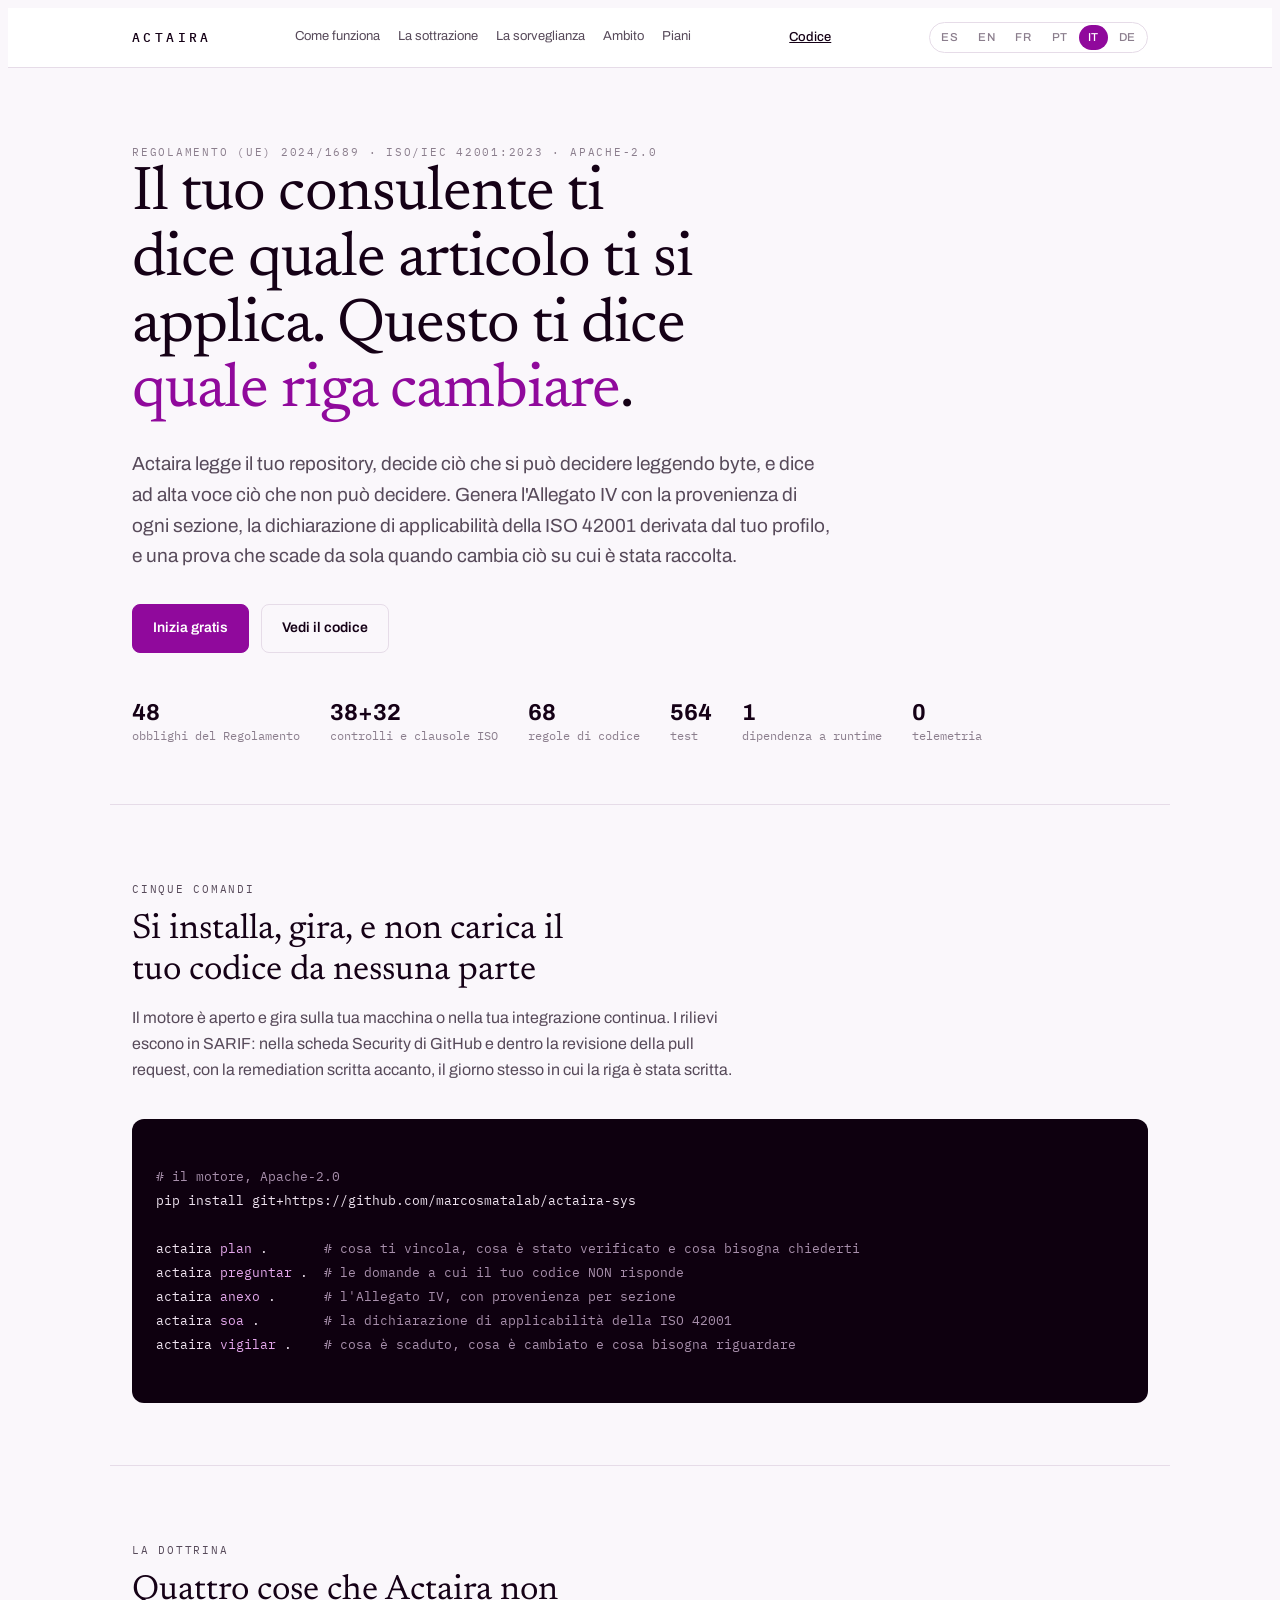
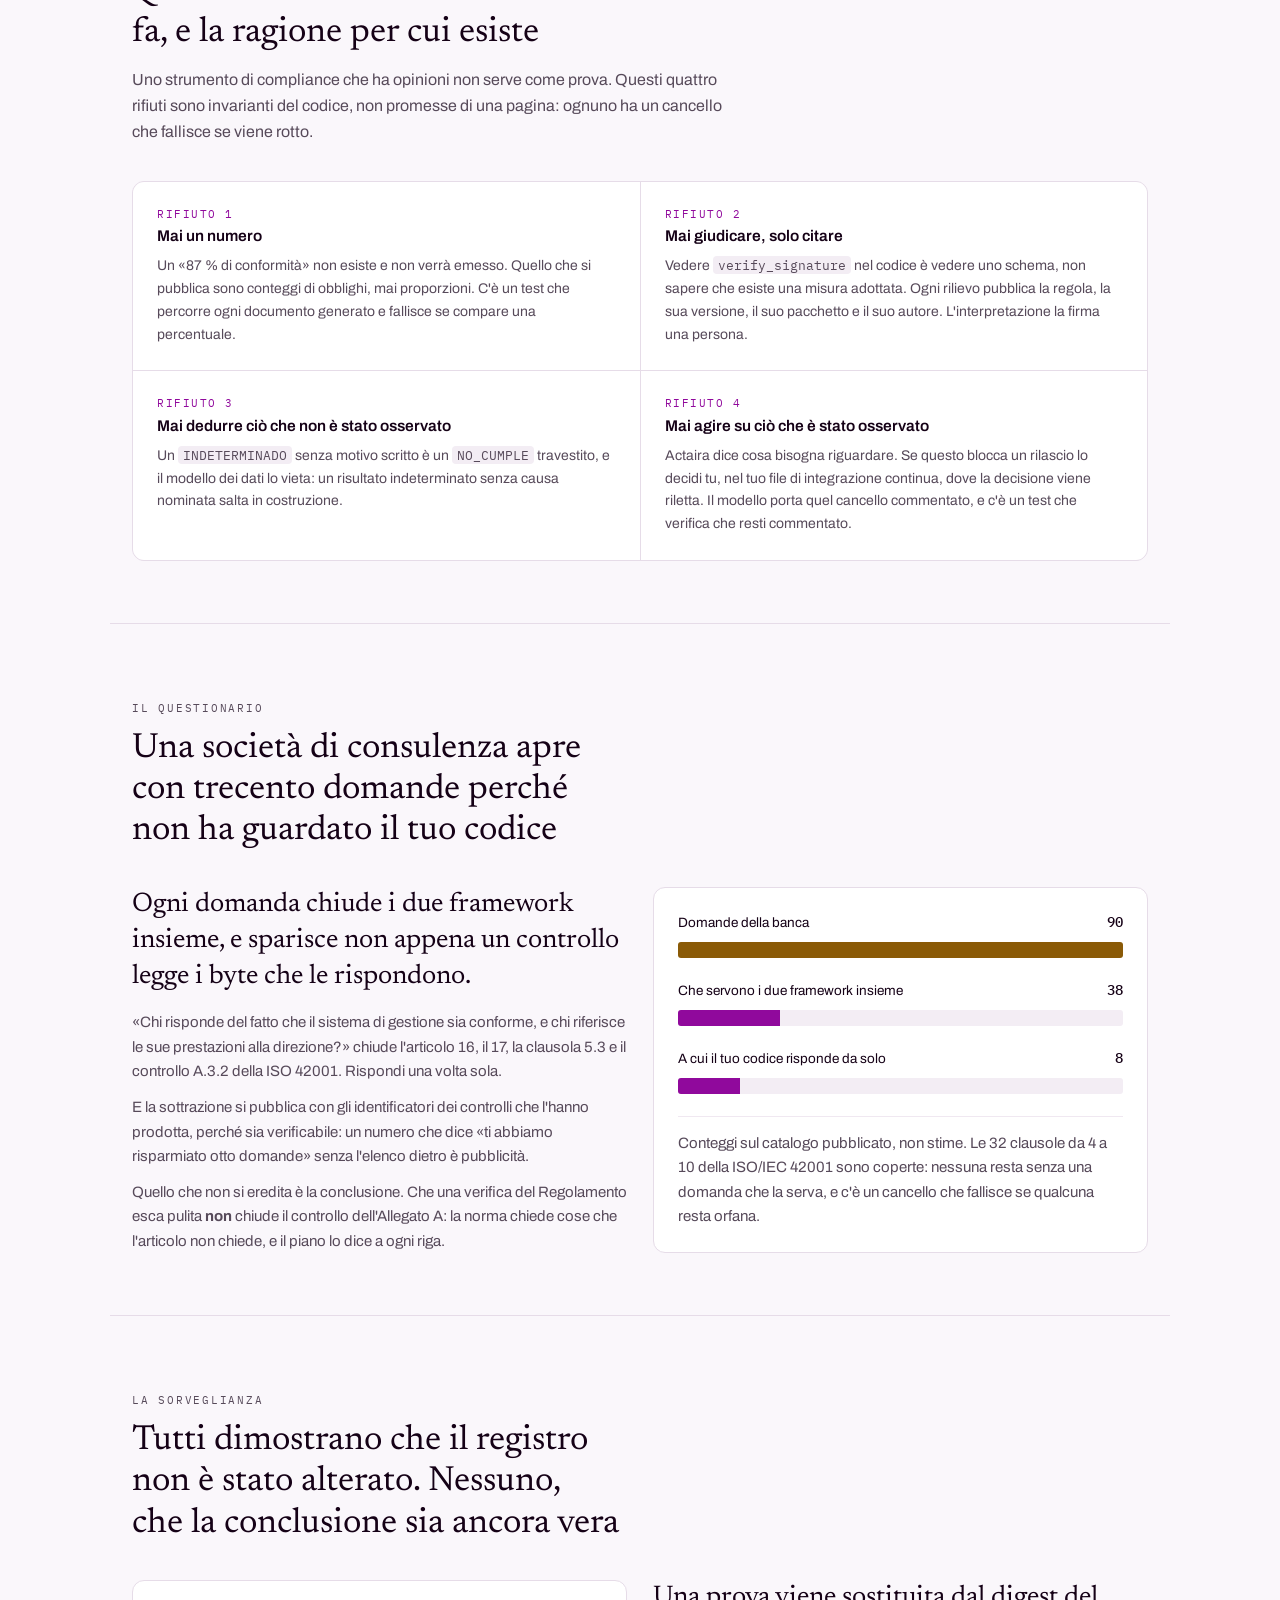
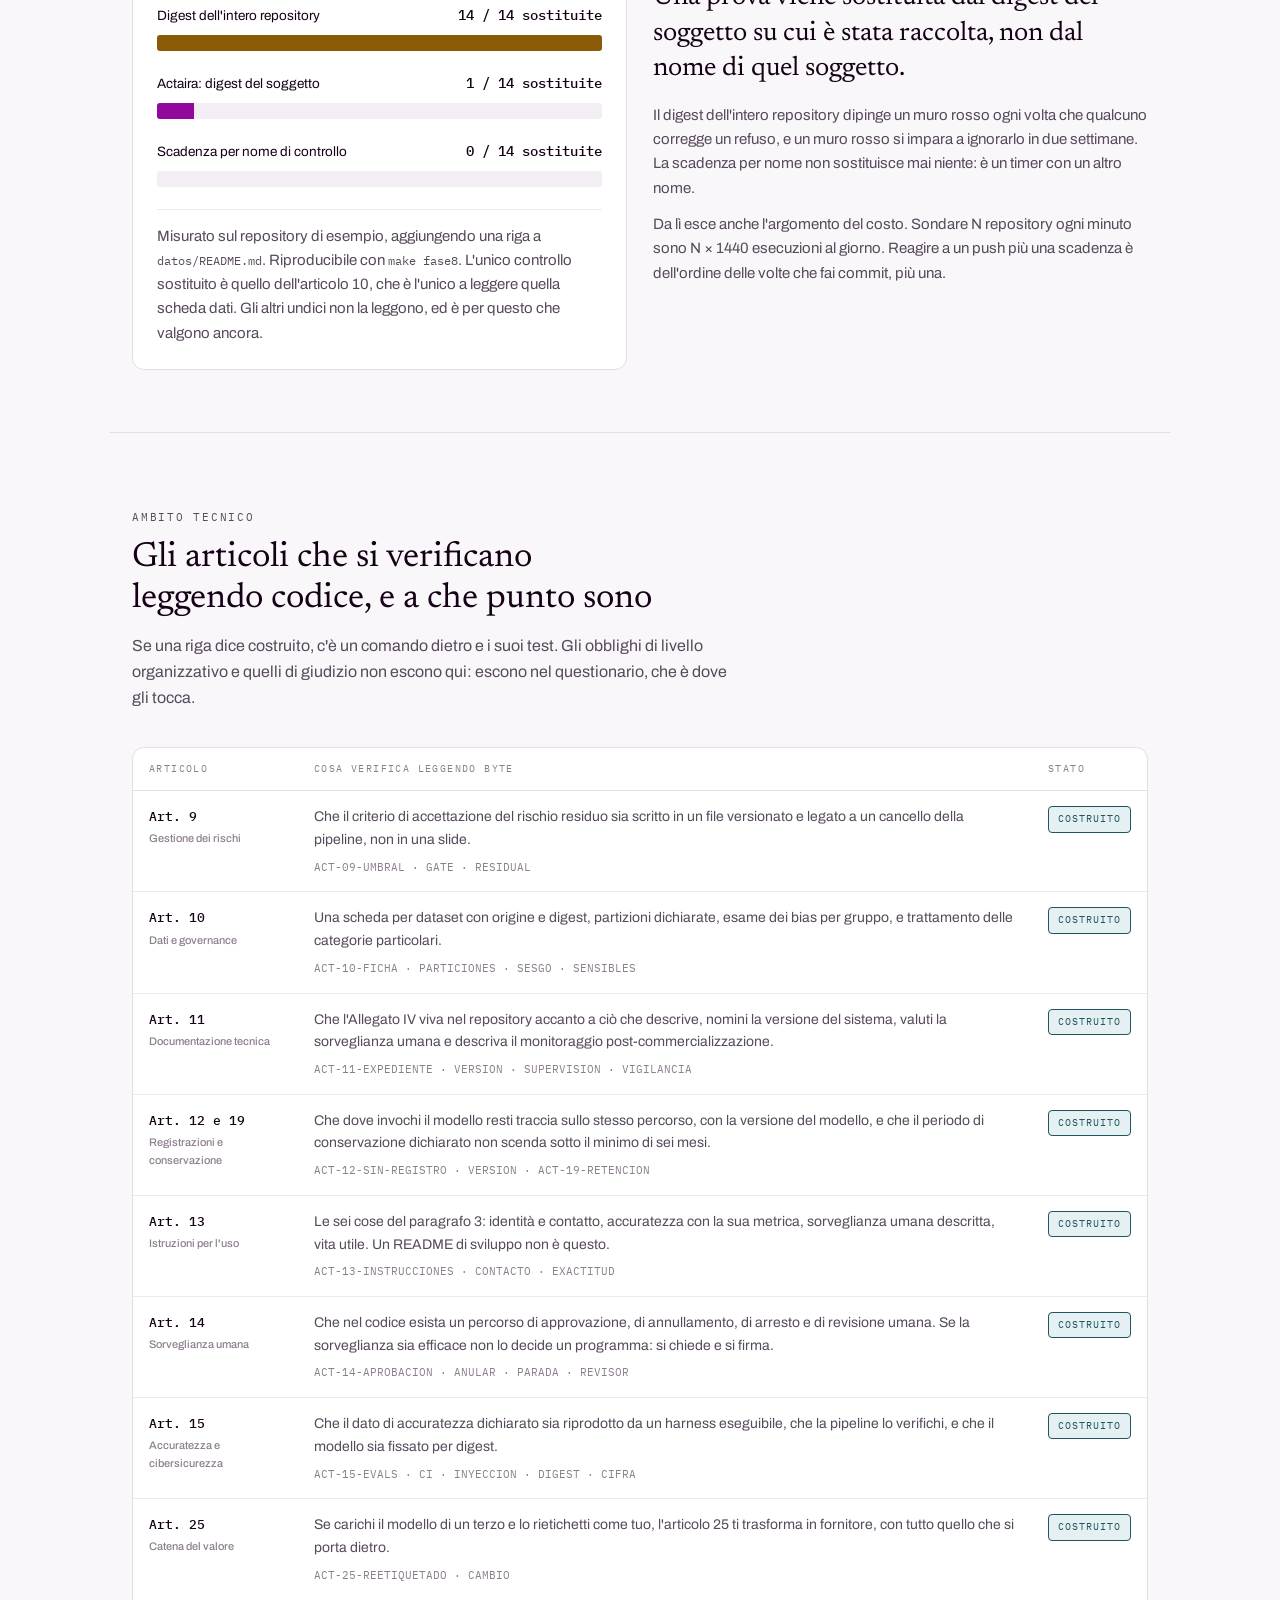
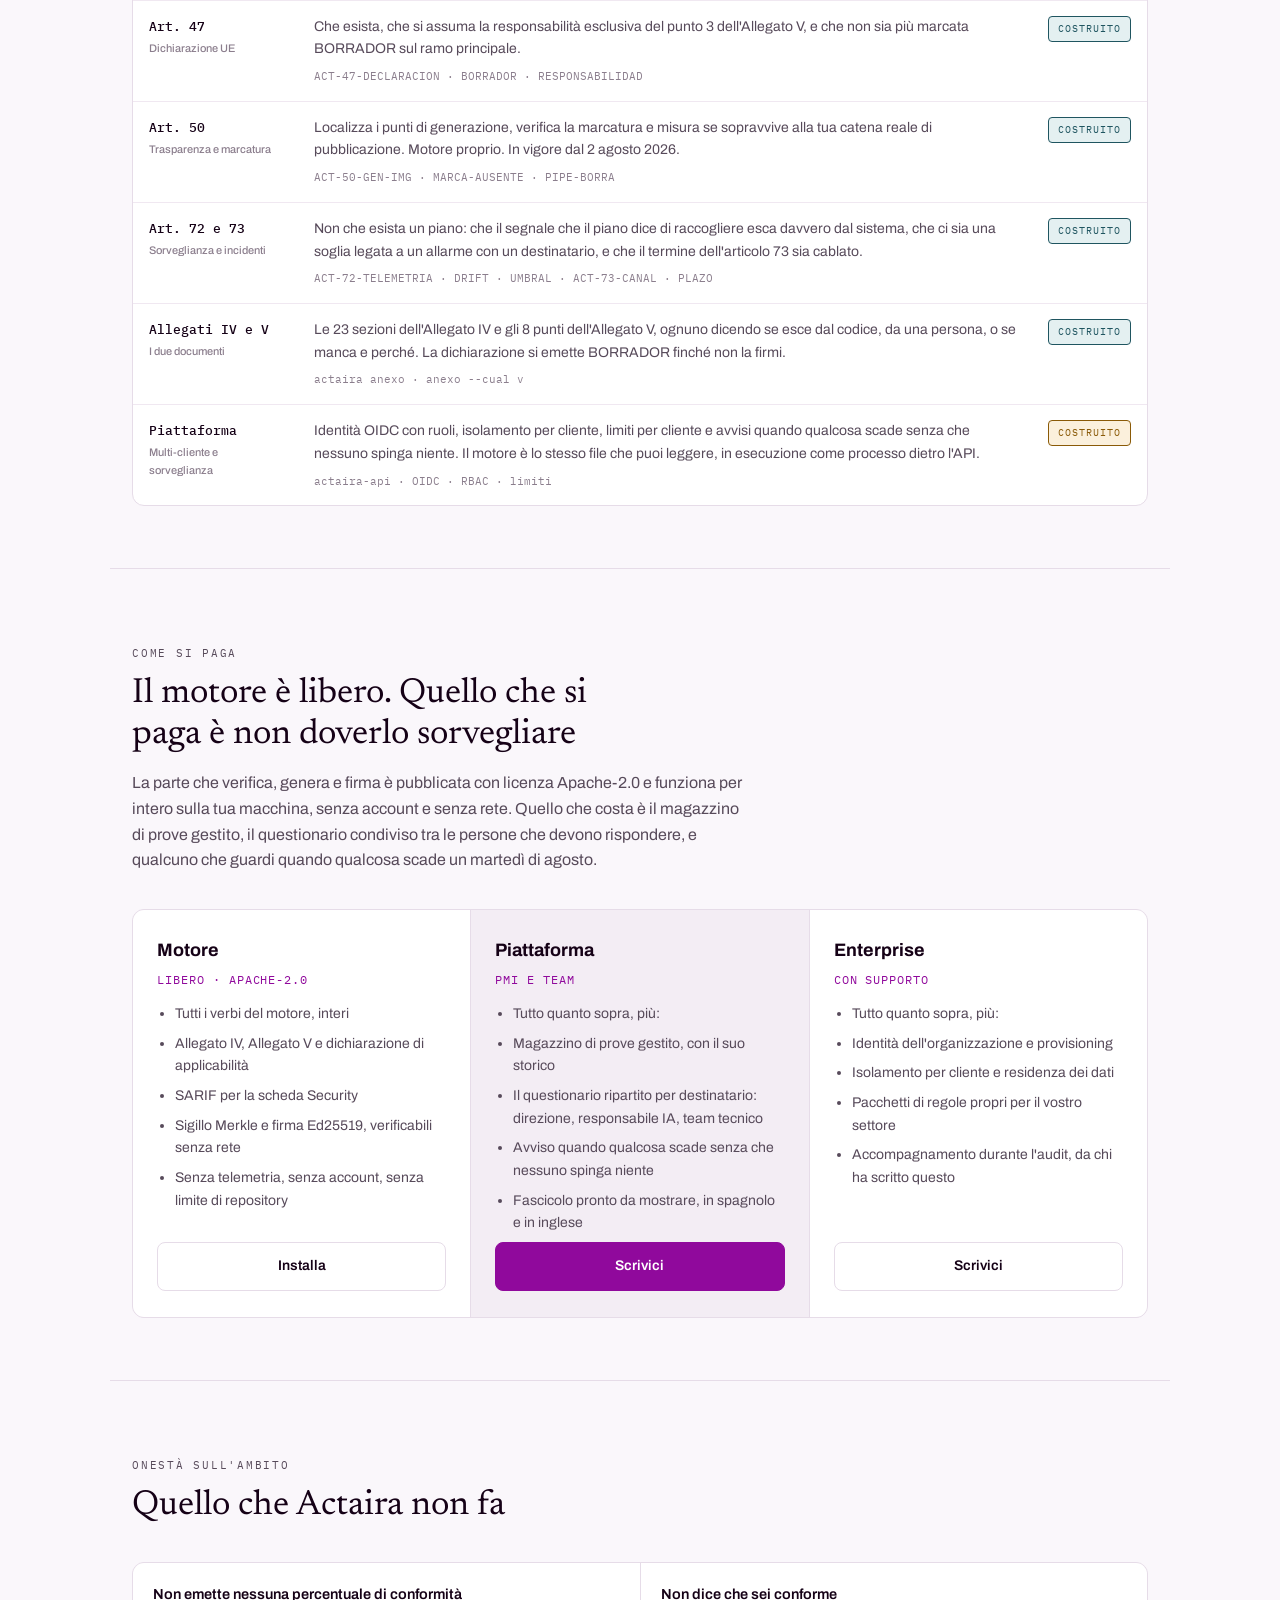
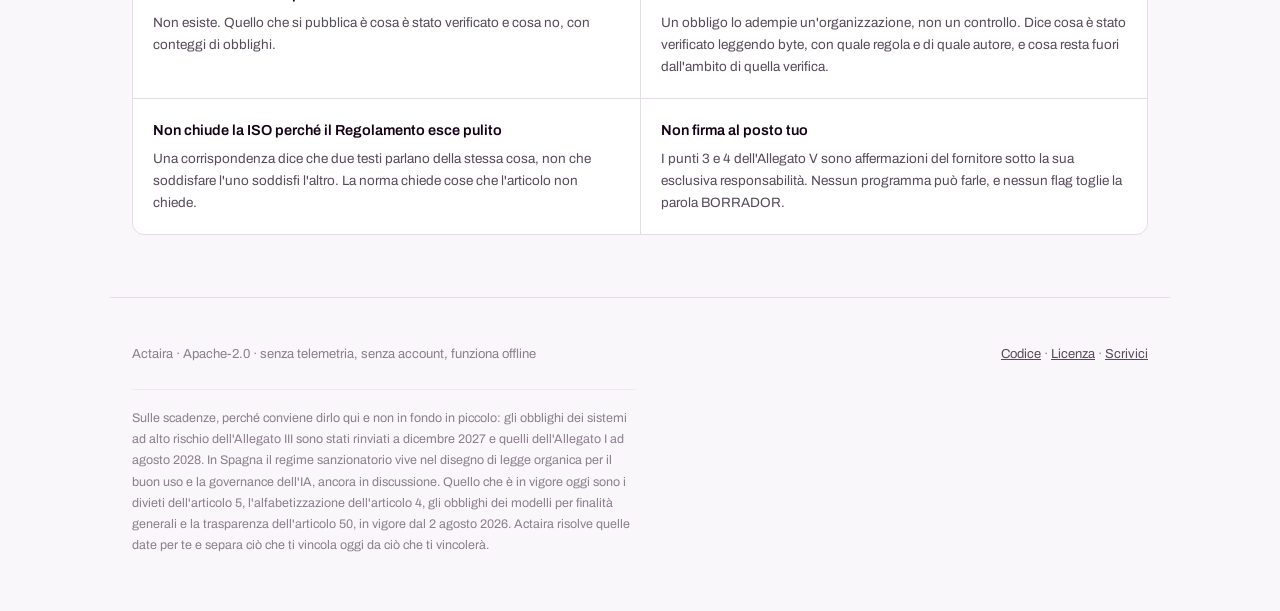
<file: sitio/it/index.html>
<!doctype html>
<html lang="it">
<meta charset="utf-8">
<meta name="viewport" content="width=device-width,initial-scale=1">
<title>Actaira</title>
<link rel="stylesheet" href="../tipografias.css">
<style>
:root{
  --marca:#90099C; --marca-medio:#54055B; --marca-tinta:#0E000F;
  --ground:#FAF7FB; --surface:#FFFFFF; --surface-2:#F3EDF4;
  --ink:#150116; --ink-soft:#574A5A; --muted:#8B7E8D;
  --line:#E6DCE8; --line-soft:#F0E8F1;
  --ok:#1F5560; --ok-soft:#E4F0F1;
  --alerta:#8A5A07; --alerta-soft:#FBF0DC;
  --sans:"Archivo",system-ui,-apple-system,"Segoe UI",sans-serif;
  --serif:"Newsreader",Georgia,"Times New Roman",serif;
  --mono:"IBM Plex Mono",ui-monospace,"SF Mono",Menlo,monospace;
}
@media (prefers-color-scheme:dark){:root:not([data-theme="light"]){
  --ground:#0E000F; --surface:#190A1B; --surface-2:#211026;
  --ink:#F4EAF5; --ink-soft:#B6A6B9; --muted:#877789;
  --line:#301A34; --line-soft:#26142A;
  --marca:#D06BDB; --ok:#63C2CE; --ok-soft:#0D2A2E;
  --alerta:#E3B551; --alerta-soft:#2E2209;
}}
*{box-sizing:border-box}
body{background:var(--ground);color:var(--ink);font-family:var(--sans);font-size:16px;line-height:1.62;-webkit-font-smoothing:antialiased}
.wrap{max-width:1060px;margin:0 auto;padding-inline:22px}
a{color:inherit}h1,h2,h3{text-wrap:balance;margin:0}p{margin:0}
.eyebrow{font-family:var(--mono);font-size:11px;letter-spacing:.16em;text-transform:uppercase;color:var(--muted)}

header{border-bottom:1px solid var(--line);background:var(--surface);position:sticky;top:0;z-index:5}
.bar{display:flex;align-items:center;justify-content:space-between;gap:16px;padding-block:14px;flex-wrap:wrap}
.mark{font-family:var(--mono);font-weight:500;letter-spacing:.26em;font-size:13px}
.bar nav{display:flex;gap:18px;flex-wrap:wrap}
.bar nav a{font-size:13px;color:var(--ink-soft);text-decoration:none;border-bottom:1px solid transparent;padding-bottom:2px}
.bar nav a:hover{color:var(--ink);border-bottom-color:var(--marca)}
/* En el movil la cabecera ocupaba el 21% de la pantalla en TRES filas
   antes de que empezara el texto. La navegacion de secciones es la que
   sobra: a las secciones se llega bajando, y el ancla no aporta nada en
   una pantalla donde todo esta a un dedo. Lo que NO se esconde es el
   idioma ni el enlace al codigo, que son acciones y no atajos. */
@media(max-width:720px){.bar nav:not(.idiomas){display:none}}

.hero{padding-block:76px 58px;border-bottom:1px solid var(--line)}
.hero h1{font-family:var(--serif);font-weight:400;letter-spacing:-.015em;font-size:clamp(34px,6vw,62px);line-height:1.06;max-width:19ch}
.hero h1 em{font-style:normal;color:var(--marca)}
.lede{margin-top:24px;max-width:64ch;font-size:clamp(16px,2.2vw,19px);color:var(--ink-soft)}
.cta{display:flex;gap:12px;margin-top:32px;flex-wrap:wrap}
.btn{display:inline-flex;align-items:center;gap:9px;text-decoration:none;font-size:14px;font-weight:600;padding:12px 20px;border:1px solid var(--marca);background:var(--marca);color:#fff;border-radius:8px}
.btn.ghost{background:transparent;color:var(--ink);border-color:var(--line)}
.btn:hover{opacity:.88}
.btn:focus-visible,a:focus-visible{outline:2px solid var(--marca);outline-offset:3px}
.facts{display:flex;gap:30px;margin-top:46px;flex-wrap:wrap;font-family:var(--mono);font-size:12px;color:var(--muted)}
.facts b{display:block;font-family:var(--sans);font-size:23px;font-weight:700;color:var(--ink);font-variant-numeric:tabular-nums;line-height:1.2}

section{padding-block:62px;border-bottom:1px solid var(--line)}
.head{max-width:68ch;margin-bottom:36px}
.head h2{font-family:var(--serif);font-weight:400;font-size:clamp(25px,3.6vw,35px);line-height:1.18;margin-top:10px}
.head p{margin-top:14px;color:var(--ink-soft)}

.claims{display:grid;gap:1px;background:var(--line);border:1px solid var(--line);border-radius:12px;overflow:hidden}
@media(min-width:760px){.claims{grid-template-columns:repeat(2,1fr)}}
.claim{background:var(--surface);padding:24px}
.claim h3{font-size:15.5px;font-weight:600;margin-bottom:7px}
.claim p{font-size:14px;color:var(--ink-soft)}
.claim .no{font-family:var(--mono);font-size:11px;letter-spacing:.14em;color:var(--marca);text-transform:uppercase}
.claim code{font-family:var(--mono);font-size:12.5px;background:var(--surface-2);padding:1px 5px;border-radius:4px}

/* `white-space:pre` NO es decoracion: sin el, este bloque era un parrafo
   corrido. Es un `div` con saltos de linea dentro, y el HTML los colapsa,
   asi que las cinco ordenes y sus comentarios salian pegados en una sola
   linea ilegible. Es el unico elemento de esta pagina que alguien va a
   COPIAR, y era el que peor estaba. `overflow-x:auto` ya estaba, y con
   `pre` hace lo correcto: una orden larga se desplaza en vez de partirse,
   porque una orden partida por la mitad no se puede pegar. */
.cod{background:var(--marca-tinta);color:#EFE3F0;border-radius:12px;padding:22px 24px;overflow-x:auto;white-space:pre;font-family:var(--mono);font-size:13px;line-height:1.85}
.cod .c{color:#A88FAC}
.cod .k{color:#E5A8ED}

.dos{display:grid;gap:26px}
@media(min-width:840px){.dos{grid-template-columns:1fr 1fr;align-items:start}}
.concl{font-family:var(--serif);font-size:clamp(20px,3vw,27px);line-height:1.32;margin-bottom:16px}
.dos p{color:var(--ink-soft);font-size:15px;margin-top:12px}
.dos .concl{color:var(--ink);font-size:clamp(20px,3vw,27px);margin-top:0}

.barras{border:1px solid var(--line);background:var(--surface);padding:24px;border-radius:12px}
.row{margin-bottom:22px}.row:last-child{margin-bottom:0}
.row .lab{display:flex;justify-content:space-between;align-items:baseline;font-size:13.5px;margin-bottom:8px;gap:12px}
.row .lab b{font-family:var(--mono);font-weight:500;font-variant-numeric:tabular-nums}
.track{height:16px;background:var(--surface-2);border-radius:3px;overflow:hidden}
.fill{height:100%;display:block}
.fill.muro{background:var(--alerta);width:100%}
.fill.sel{background:var(--marca);width:62.5%}
.fill.nada{background:var(--muted);width:0}
.note{font-size:13px;color:var(--muted);margin-top:18px;border-top:1px solid var(--line-soft);padding-top:14px}

.tablewrap{overflow-x:auto;border:1px solid var(--line);background:var(--surface);border-radius:12px}
table{border-collapse:collapse;width:100%;min-width:700px;font-size:14px}
thead th{text-align:left;font-family:var(--mono);font-size:10px;letter-spacing:.14em;text-transform:uppercase;color:var(--muted);font-weight:400;padding:13px 16px;border-bottom:1px solid var(--line);white-space:nowrap}
tbody td{padding:15px 16px;border-bottom:1px solid var(--line-soft);vertical-align:top}
tbody tr:last-child td{border-bottom:0}
.art{font-family:var(--mono);font-weight:500;white-space:nowrap;font-size:13px}
.art small{display:block;font-family:var(--sans);font-size:11px;color:var(--muted);letter-spacing:0;margin-top:3px;white-space:normal}
td.q{color:var(--ink-soft);min-width:190px}
.chip{display:inline-block;font-family:var(--mono);font-size:10px;letter-spacing:.1em;text-transform:uppercase;padding:4px 9px;white-space:nowrap;border:1px solid transparent;border-radius:4px}
.chip.b{background:var(--ok-soft);color:var(--ok);border-color:var(--ok)}
.chip.p{background:var(--alerta-soft);color:var(--alerta);border-color:var(--alerta)}
.mod{font-family:var(--mono);font-size:11px;color:var(--muted);display:block;margin-top:7px}

.niveles{display:grid;gap:1px;background:var(--line);border:1px solid var(--line);border-radius:12px;overflow:hidden}
@media(min-width:780px){.niveles{grid-template-columns:repeat(3,1fr)}}
/* En columna y con el boton anclado abajo: las tres tarjetas tienen
   distinto numero de lineas, asi que los botones salian a tres alturas
   distintas y la fila se leia como descuidada. `margin-top:auto` en el
   boton los pone en la misma linea sin fijar una altura a mano, que es
   lo que se rompe en cuanto alguien anade una viñeta. */
.nivel{background:var(--surface);padding:26px 24px;display:flex;flex-direction:column}
.nivel .btn.bloque{margin-top:auto}
.nivel.destacado{background:var(--surface-2)}
.nivel h3{font-size:18px;font-weight:700;margin-bottom:4px}
.nivel .precio{font-family:var(--mono);font-size:12px;color:var(--marca);letter-spacing:.08em;text-transform:uppercase;margin-bottom:14px}
.nivel ul{margin:0;padding-left:18px;font-size:14px;color:var(--ink-soft)}
.nivel li{margin-bottom:7px}

.out{display:grid;gap:1px;background:var(--line);border:1px solid var(--line);border-radius:12px;overflow:hidden}
@media(min-width:680px){.out{grid-template-columns:repeat(2,1fr)}}
.out div{background:var(--surface);padding:20px}
.out h3{margin:0 0 6px;font-size:14.5px;font-weight:600}
.out p{font-size:13.5px;color:var(--ink-soft)}

footer{padding-block:46px;font-size:13px;color:var(--muted)}
.foot{display:flex;justify-content:space-between;gap:20px;flex-wrap:wrap}
.foot a{color:var(--ink-soft)}
.caveat{max-width:72ch;margin-top:24px;padding-top:18px;border-top:1px solid var(--line-soft);font-size:12.5px;line-height:1.7}
.btn.bloque{display:block;text-align:center;margin-top:18px;width:100%}
a.codigo{margin-left:14px;font-size:13px;font-weight:500;white-space:nowrap}
nav.idiomas{display:flex;gap:2px;align-items:center;margin-left:14px;
  border:1px solid var(--line);border-radius:999px;padding:2px;background:var(--surface)}
nav.idiomas a{padding:3px 9px;border-radius:999px;font-size:11.5px;font-weight:500;
  letter-spacing:.05em;color:var(--muted);text-decoration:none;line-height:1.6}
nav.idiomas a:hover{color:var(--marca)}
nav.idiomas a[aria-current="page"]{background:var(--marca);color:#fff}
@media(max-width:860px){nav.idiomas{margin-left:auto}}
@media (prefers-reduced-motion:reduce){*{transition:none!important;animation:none!important}}
</style>

<header><div class="wrap bar">
  <span class="mark">ACTAIRA</span>
  <nav>
    <a href="#como">Come funziona</a>
    <a href="#resta">La sottrazione</a>
    <a href="#vigilancia">La sorveglianza</a>
    <a href="#alcance">Ambito</a>
    <a href="#niveles">Piani</a>
  </nav>
  <!-- EL CONMUTADOR DE IDIOMA: SEIS ENLACES, NO UN BOTON DE JAVASCRIPT.
       Cada idioma es una pagina de verdad, con su propio `lang` y su propia
       direccion. Un conmutador que reescribe el texto en el navegador da una
       pagina que no se puede enviar por correo, que los buscadores indexan en
       un solo idioma, y que un lector de pantalla pronuncia con el idioma
       equivocado hasta que alguien pulsa algo. Seis enlaces funcionan sin
       JavaScript, se pueden abrir en otra pestana y se pueden marcar.
       `aria-current="page"` es lo que dice cual estas leyendo a quien no lo
       ve por el color. -->
  <!-- EL ENLACE AL CODIGO. Esta pagina no tenia NI UN enlace externo, y todo
       el argumento del producto es «el motor es el mismo fichero que puedes
       leer». Se podia leer la frase y no habia donde pulsar. -->
  <a class="codigo" href="https://github.com/marcosmatalab/actaira-sys" rel="noopener">Codice</a>
  <nav class="idiomas" aria-label="Lingua"><a href="../" hreflang="es" lang="es" title="Español">ES</a><a href="../en/" hreflang="en" lang="en" title="English">EN</a><a href="../fr/" hreflang="fr" lang="fr" title="Français">FR</a><a href="../pt/" hreflang="pt" lang="pt" title="Português">PT</a><a href="./" hreflang="it" lang="it" aria-current="page" title="Italiano">IT</a><a href="../de/" hreflang="de" lang="de" title="Deutsch">DE</a></nav>
</div></header>

<main>
<div class="wrap hero">
  <p class="eyebrow">Regolamento (UE) 2024/1689 · ISO/IEC 42001:2023 · Apache-2.0</p>
  <h1>Il tuo consulente ti dice quale articolo ti si applica. Questo ti dice <em>quale riga cambiare</em>.</h1>
  <p class="lede">
    Actaira legge il tuo repository, decide ciò che si può decidere leggendo byte, e dice ad alta voce ciò che non può decidere. Genera l'Allegato IV con la provenienza di ogni sezione, la dichiarazione di applicabilità della ISO 42001 derivata dal tuo profilo, e una prova che scade da sola quando cambia ciò su cui è stata raccolta.
  </p>
  <div class="cta">
    <!-- A `#como`, que es donde esta la orden que te deja empezar gratis.
         Llevaba a `#niveles`, la tabla de precios: pulsar «gratis» y aterrizar
         en los precios es una promesa rota en el primer clic. -->
    <a class="btn" href="#como">Inizia gratis</a>
    <!-- El secundario llevaba TAMBIEN a `#como`: dos botones al mismo sitio.
         Lo otro que quiere hacer quien llega aqui es mirar el codigo, que
         es la mitad del argumento. -->
    <a class="btn ghost" href="https://github.com/marcosmatalab/actaira-sys" rel="noopener">Vedi il codice</a>
  </div>
  <div class="facts">
    <div><b>48</b>obblighi del Regolamento</div>
    <div><b>38+32</b>controlli e clausole ISO</div>
    <div><b>68</b>regole di codice</div>
    <div><b>564</b>test</div>
    <div><b>1</b>dipendenza a runtime</div>
    <div><b>0</b>telemetria</div>
  </div>
</div>

<section class="wrap" id="como">
  <div class="head">
    <p class="eyebrow">Cinque comandi</p>
    <h2>Si installa, gira, e non carica il tuo codice da nessuna parte</h2>
    <p>
      Il motore è aperto e gira sulla tua macchina o nella tua integrazione continua. I rilievi escono in SARIF: nella scheda Security di GitHub e dentro la revisione della pull request, con la remediation scritta accanto, il giorno stesso in cui la riga è stata scritta.
    </p>
  </div>
  <div class="cod">
<span class="c"># il motore, Apache-2.0</span>
pip install git+https://github.com/marcosmatalab/actaira-sys

actaira <span class="k">plan</span> .       <span class="c"># cosa ti vincola, cosa è stato verificato e cosa bisogna chiederti</span>
actaira <span class="k">preguntar</span> .  <span class="c"># le domande a cui il tuo codice NON risponde</span>
actaira <span class="k">anexo</span> .      <span class="c"># l'Allegato IV, con provenienza per sezione</span>
actaira <span class="k">soa</span> .        <span class="c"># la dichiarazione di applicabilità della ISO 42001</span>
actaira <span class="k">vigilar</span> .    <span class="c"># cosa è scaduto, cosa è cambiato e cosa bisogna riguardare</span>
  </div>
</section>

<section class="wrap">
  <div class="head">
    <p class="eyebrow">La dottrina</p>
    <h2>Quattro cose che Actaira non fa, e la ragione per cui esiste</h2>
    <p>
      Uno strumento di compliance che ha opinioni non serve come prova. Questi quattro rifiuti sono invarianti del codice, non promesse di una pagina: ognuno ha un cancello che fallisce se viene rotto.
    </p>
  </div>
  <div class="claims">
    <div class="claim">
      <p class="no">Rifiuto 1</p><h3>Mai un numero</h3>
      <p>Un «87 % di conformità» non esiste e non verrà emesso. Quello che si pubblica sono conteggi di obblighi, mai proporzioni. C'è un test che percorre ogni documento generato e fallisce se compare una percentuale.</p>
    </div>
    <div class="claim">
      <p class="no">Rifiuto 2</p><h3>Mai giudicare, solo citare</h3>
      <p>Vedere <code>verify_signature</code> nel codice è vedere uno schema, non sapere che esiste una misura adottata. Ogni rilievo pubblica la regola, la sua versione, il suo pacchetto e il suo autore. L'interpretazione la firma una persona.</p>
    </div>
    <div class="claim">
      <p class="no">Rifiuto 3</p><h3>Mai dedurre ciò che non è stato osservato</h3>
      <p>Un <code>INDETERMINADO</code> senza motivo scritto è un <code>NO_CUMPLE</code> travestito, e il modello dei dati lo vieta: un risultato indeterminato senza causa nominata salta in costruzione.</p>
    </div>
    <div class="claim">
      <p class="no">Rifiuto 4</p><h3>Mai agire su ciò che è stato osservato</h3>
      <p>Actaira dice cosa bisogna riguardare. Se questo blocca un rilascio lo decidi tu, nel tuo file di integrazione continua, dove la decisione viene riletta. Il modello porta quel cancello commentato, e c'è un test che verifica che resti commentato.</p>
    </div>
  </div>
</section>

<section class="wrap" id="resta">
  <div class="head">
    <p class="eyebrow">Il questionario</p>
    <h2>Una società di consulenza apre con trecento domande perché non ha guardato il tuo codice</h2>
  </div>
  <div class="dos">
    <div>
      <p class="concl">Ogni domanda chiude i due framework insieme, e sparisce non appena un controllo legge i byte che le rispondono.</p>
      <p>
        «Chi risponde del fatto che il sistema di gestione sia conforme, e chi riferisce le sue prestazioni alla direzione?» chiude l'articolo 16, il 17, la clausola 5.3 e il controllo A.3.2 della ISO 42001. Rispondi una volta sola.
      </p>
      <p>
        E la sottrazione si pubblica con gli identificatori dei controlli che l'hanno prodotta, perché sia verificabile: un numero che dice «ti abbiamo risparmiato otto domande» senza l'elenco dietro è pubblicità.
      </p>
      <p>
        Quello che non si eredita è la conclusione. Che una verifica del Regolamento esca pulita
        <strong>non</strong> chiude il controllo dell'Allegato A: la norma chiede cose che l'articolo non chiede, e il piano lo dice a ogni riga.
      </p>
    </div>
    <div class="barras">
      <div class="row">
        <div class="lab"><span>Domande della banca</span><b>90</b></div>
        <div class="track"><span class="fill muro"></span></div>
      </div>
      <div class="row">
        <div class="lab"><span>Che servono i due framework insieme</span><b>38</b></div>
        <div class="track"><span class="fill sel" style="width:23%"></span></div>
      </div>
      <div class="row">
        <div class="lab"><span>A cui il tuo codice risponde da solo</span><b>8</b></div>
        <div class="track"><span class="fill sel" style="width:14%"></span></div>
      </div>
      <p class="note">
        Conteggi sul catalogo pubblicato, non stime. Le 32 clausole da 4 a 10 della ISO/IEC 42001 sono coperte: nessuna resta senza una domanda che la serva, e c'è un cancello che fallisce se qualcuna resta orfana.
      </p>
    </div>
  </div>
</section>

<section class="wrap" id="vigilancia">
  <div class="head">
    <p class="eyebrow">La sorveglianza</p>
    <h2>Tutti dimostrano che il registro non è stato alterato. Nessuno, che la conclusione sia ancora vera</h2>
  </div>
  <div class="dos">
    <div class="barras">
      <div class="row">
        <div class="lab"><span>Digest dell'intero repository</span><b>14 / 14 sostituite</b></div>
        <div class="track"><span class="fill muro"></span></div>
      </div>
      <div class="row">
        <div class="lab"><span>Actaira: digest del soggetto</span><b>1 / 14 sostituite</b></div>
        <div class="track"><span class="fill sel" style="width:8.3%"></span></div>
      </div>
      <div class="row">
        <div class="lab"><span>Scadenza per nome di controllo</span><b>0 / 14 sostituite</b></div>
        <div class="track"><span class="fill nada"></span></div>
      </div>
      <p class="note">
        Misurato sul repository di esempio, aggiungendo una riga a
        <span style="font-family:var(--mono);font-size:12px">datos/README.md</span>. Riproducibile con <span style="font-family:var(--mono);font-size:12px">make fase8</span>. L'unico controllo sostituito è quello dell'articolo 10, che è l'unico a leggere quella scheda dati. Gli altri undici non la leggono, ed è per questo che valgono ancora.
      </p>
    </div>
    <div>
      <p class="concl">Una prova viene sostituita dal digest del soggetto su cui è stata raccolta, non dal nome di quel soggetto.</p>
      <p>
        Il digest dell'intero repository dipinge un muro rosso ogni volta che qualcuno corregge un refuso, e un muro rosso si impara a ignorarlo in due settimane. La scadenza per nome non sostituisce mai niente: è un timer con un altro nome.
      </p>
      <p>
        Da lì esce anche l'argomento del costo. Sondare N repository ogni minuto sono N × 1440 esecuzioni al giorno. Reagire a un push più una scadenza è dell'ordine delle volte che fai commit, più una.
      </p>
    </div>
  </div>
</section>

<section class="wrap" id="alcance">
  <div class="head">
    <p class="eyebrow">Ambito tecnico</p>
    <h2>Gli articoli che si verificano leggendo codice, e a che punto sono</h2>
    <p>
      Se una riga dice costruito, c'è un comando dietro e i suoi test. Gli obblighi di livello organizzativo e quelli di giudizio non escono qui: escono nel questionario, che è dove gli tocca.
    </p>
  </div>
  <div class="tablewrap"><table>
    <thead><tr><th>Articolo</th><th>Cosa verifica leggendo byte</th><th>Stato</th></tr></thead>
    <tbody>
      <tr><td class="art">Art. 9<small>Gestione dei rischi</small></td>
        <td class="q">Che il criterio di accettazione del rischio residuo sia scritto in un file versionato e legato a un cancello della pipeline, non in una slide.<span class="mod">ACT-09-UMBRAL · GATE · RESIDUAL</span></td>
        <td><span class="chip b">Costruito</span></td></tr>
      <tr><td class="art">Art. 10<small>Dati e governance</small></td>
        <td class="q">Una scheda per dataset con origine e digest, partizioni dichiarate, esame dei bias per gruppo, e trattamento delle categorie particolari.<span class="mod">ACT-10-FICHA · PARTICIONES · SESGO · SENSIBLES</span></td>
        <td><span class="chip b">Costruito</span></td></tr>
      <tr><td class="art">Art. 11<small>Documentazione tecnica</small></td>
        <td class="q">Che l'Allegato IV viva nel repository accanto a ciò che descrive, nomini la versione del sistema, valuti la sorveglianza umana e descriva il monitoraggio post-commercializzazione.<span class="mod">ACT-11-EXPEDIENTE · VERSION · SUPERVISION · VIGILANCIA</span></td>
        <td><span class="chip b">Costruito</span></td></tr>
      <tr><td class="art">Art. 12 e 19<small>Registrazioni e conservazione</small></td>
        <td class="q">Che dove invochi il modello resti traccia sullo stesso percorso, con la versione del modello, e che il periodo di conservazione dichiarato non scenda sotto il minimo di sei mesi.<span class="mod">ACT-12-SIN-REGISTRO · VERSION · ACT-19-RETENCION</span></td>
        <td><span class="chip b">Costruito</span></td></tr>
      <tr><td class="art">Art. 13<small>Istruzioni per l'uso</small></td>
        <td class="q">Le sei cose del paragrafo 3: identità e contatto, accuratezza con la sua metrica, sorveglianza umana descritta, vita utile. Un README di sviluppo non è questo.<span class="mod">ACT-13-INSTRUCCIONES · CONTACTO · EXACTITUD</span></td>
        <td><span class="chip b">Costruito</span></td></tr>
      <tr><td class="art">Art. 14<small>Sorveglianza umana</small></td>
        <td class="q">Che nel codice esista un percorso di approvazione, di annullamento, di arresto e di revisione umana. Se la sorveglianza sia efficace non lo decide un programma: si chiede e si firma.<span class="mod">ACT-14-APROBACION · ANULAR · PARADA · REVISOR</span></td>
        <td><span class="chip b">Costruito</span></td></tr>
      <tr><td class="art">Art. 15<small>Accuratezza e cibersicurezza</small></td>
        <td class="q">Che il dato di accuratezza dichiarato sia riprodotto da un harness eseguibile, che la pipeline lo verifichi, e che il modello sia fissato per digest.<span class="mod">ACT-15-EVALS · CI · INYECCION · DIGEST · CIFRA</span></td>
        <td><span class="chip b">Costruito</span></td></tr>
      <tr><td class="art">Art. 25<small>Catena del valore</small></td>
        <td class="q">Se carichi il modello di un terzo e lo rietichetti come tuo, l'articolo 25 ti trasforma in fornitore, con tutto quello che si porta dietro.<span class="mod">ACT-25-REETIQUETADO · CAMBIO</span></td>
        <td><span class="chip b">Costruito</span></td></tr>
      <tr><td class="art">Art. 47<small>Dichiarazione UE</small></td>
        <td class="q">Che esista, che si assuma la responsabilità esclusiva del punto 3 dell'Allegato V, e che non sia più marcata BORRADOR sul ramo principale.<span class="mod">ACT-47-DECLARACION · BORRADOR · RESPONSABILIDAD</span></td>
        <td><span class="chip b">Costruito</span></td></tr>
      <tr><td class="art">Art. 50<small>Trasparenza e marcatura</small></td>
        <td class="q">Localizza i punti di generazione, verifica la marcatura e misura se sopravvive alla tua catena reale di pubblicazione. Motore proprio. In vigore dal 2 agosto 2026.<span class="mod">ACT-50-GEN-IMG · MARCA-AUSENTE · PIPE-BORRA</span></td>
        <td><span class="chip b">Costruito</span></td></tr>
      <tr><td class="art">Art. 72 e 73<small>Sorveglianza e incidenti</small></td>
        <td class="q">Non che esista un piano: che il segnale che il piano dice di raccogliere esca davvero dal sistema, che ci sia una soglia legata a un allarme con un destinatario, e che il termine dell'articolo 73 sia cablato.<span class="mod">ACT-72-TELEMETRIA · DRIFT · UMBRAL · ACT-73-CANAL · PLAZO</span></td>
        <td><span class="chip b">Costruito</span></td></tr>
      <tr><td class="art">Allegati IV e V<small>I due documenti</small></td>
        <td class="q">Le 23 sezioni dell'Allegato IV e gli 8 punti dell'Allegato V, ognuno dicendo se esce dal codice, da una persona, o se manca e perché. La dichiarazione si emette BORRADOR finché non la firmi.<span class="mod">actaira anexo · anexo --cual v</span></td>
        <td><span class="chip b">Costruito</span></td></tr>
      <tr><td class="art">Piattaforma<small>Multi-cliente e sorveglianza</small></td>
        <td class="q">Identità OIDC con ruoli, isolamento per cliente, limiti per cliente e avvisi quando qualcosa scade senza che nessuno spinga niente. Il motore è lo stesso file che puoi leggere, in esecuzione come processo dietro l'API.<span class="mod">actaira-api · OIDC · RBAC · limiti</span></td>
        <td><span class="chip p">Costruito</span></td></tr>
    </tbody>
  </table></div>
</section>

<section class="wrap" id="niveles">
  <div class="head">
    <p class="eyebrow">Come si paga</p>
    <h2>Il motore è libero. Quello che si paga è non doverlo sorvegliare</h2>
    <p>
      La parte che verifica, genera e firma è pubblicata con licenza Apache-2.0 e funziona per intero sulla tua macchina, senza account e senza rete. Quello che costa è il magazzino di prove gestito, il questionario condiviso tra le persone che devono rispondere, e qualcuno che guardi quando qualcosa scade un martedì di agosto.
    </p>
  </div>
  <div class="niveles">
    <div class="nivel">
      <h3>Motore</h3>
      <p class="precio">Libero · Apache-2.0</p>
      <ul>
        <li>Tutti i verbi del motore, interi</li>
        <li>Allegato IV, Allegato V e dichiarazione di applicabilità</li>
        <li>SARIF per la scheda Security</li>
        <li>Sigillo Merkle e firma Ed25519, verificabili senza rete</li>
        <li>Senza telemetria, senza account, senza limite di repository</li>
      </ul>
      <a class="btn ghost bloque" href="#como">Installa</a>
    </div>
    <div class="nivel destacado">
      <h3>Piattaforma</h3>
      <p class="precio">PMI e team</p>
      <ul>
        <li>Tutto quanto sopra, più:</li>
        <li>Magazzino di prove gestito, con il suo storico</li>
        <li>Il questionario ripartito per destinatario: direzione, responsabile IA, team tecnico</li>
        <li>Avviso quando qualcosa scade senza che nessuno spinga niente</li>
        <li>Fascicolo pronto da mostrare, in spagnolo e in inglese</li>
      </ul>
      <a class="btn bloque" href="mailto:marcosmata@actaira.com">Scrivici</a>
    </div>
    <div class="nivel">
      <h3>Enterprise</h3>
      <p class="precio">Con supporto</p>
      <ul>
        <li>Tutto quanto sopra, più:</li>
        <li>Identità dell'organizzazione e provisioning</li>
        <li>Isolamento per cliente e residenza dei dati</li>
        <li>Pacchetti di regole propri per il vostro settore</li>
        <li>Accompagnamento durante l'audit, da chi ha scritto questo</li>
      </ul>
      <a class="btn ghost bloque" href="mailto:marcosmata@actaira.com">Scrivici</a>
    </div>
  </div>
</section>

<section class="wrap">
  <div class="head">
    <p class="eyebrow">Onestà sull'ambito</p>
    <h2>Quello che Actaira non fa</h2>
  </div>
  <div class="out">
    <div><h3>Non emette nessuna percentuale di conformità</h3><p>Non esiste. Quello che si pubblica è cosa è stato verificato e cosa no, con conteggi di obblighi.</p></div>
    <div><h3>Non dice che sei conforme</h3><p>Un obbligo lo adempie un'organizzazione, non un controllo. Dice cosa è stato verificato leggendo byte, con quale regola e di quale autore, e cosa resta fuori dall'ambito di quella verifica.</p></div>
    <div><h3>Non chiude la ISO perché il Regolamento esce pulito</h3><p>Una corrispondenza dice che due testi parlano della stessa cosa, non che soddisfare l'uno soddisfi l'altro. La norma chiede cose che l'articolo non chiede.</p></div>
    <div><h3>Non firma al posto tuo</h3><p>I punti 3 e 4 dell'Allegato V sono affermazioni del fornitore sotto la sua esclusiva responsabilità. Nessun programma può farle, e nessun flag toglie la parola BORRADOR.</p></div>
  </div>
</section>
</main>

<footer class="wrap">
  <div class="foot">
    <span>Actaira · Apache-2.0 · senza telemetria, senza account, funziona offline</span>
    <!-- El pie no tenia ningun enlace. Un producto libre cuya pagina no lleva
         al codigo, ni a la licencia, ni a nadie, no es self-serve: es un
         folleto. -->
    <span>
      <a href="https://github.com/marcosmatalab/actaira-sys" rel="noopener">Codice</a> ·
      <a href="https://github.com/marcosmatalab/actaira-sys/blob/main/LICENSE" rel="noopener">Licenza</a> ·
      <a href="mailto:marcosmata@actaira.com">Scrivici</a>
    </span>
  </div>
  <p class="caveat">
    Sulle scadenze, perché conviene dirlo qui e non in fondo in piccolo: gli obblighi dei sistemi ad alto rischio dell'Allegato III sono stati rinviati a dicembre 2027 e quelli dell'Allegato I ad agosto 2028. In Spagna il regime sanzionatorio vive nel disegno di legge organica per il buon uso e la governance dell'IA, ancora in discussione. Quello che è in vigore oggi sono i divieti dell'articolo 5, l'alfabetizzazione dell'articolo 4, gli obblighi dei modelli per finalità generali e la trasparenza dell'articolo 50, in vigore dal 2 agosto 2026. Actaira risolve quelle date per te e separa ciò che ti vincola oggi da ciò che ti vincolerà.
  </p>
</footer>
</file>
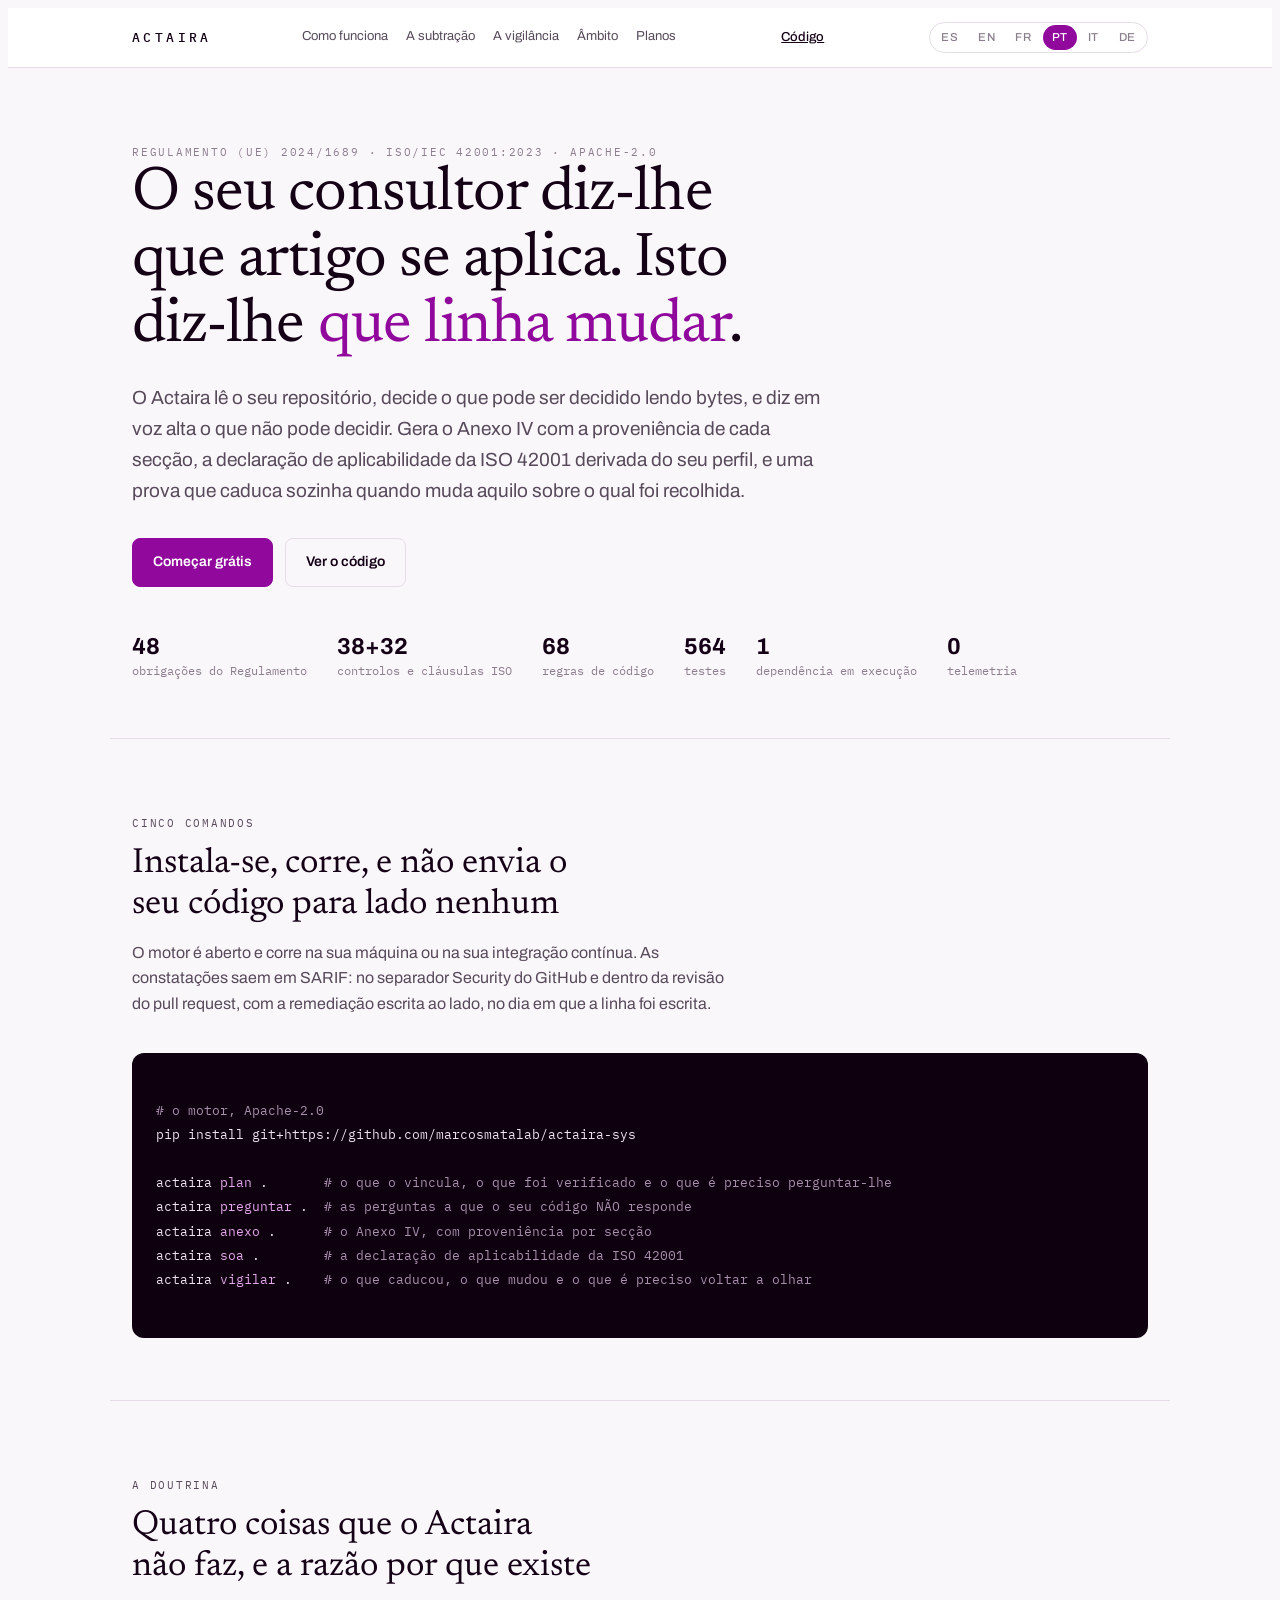
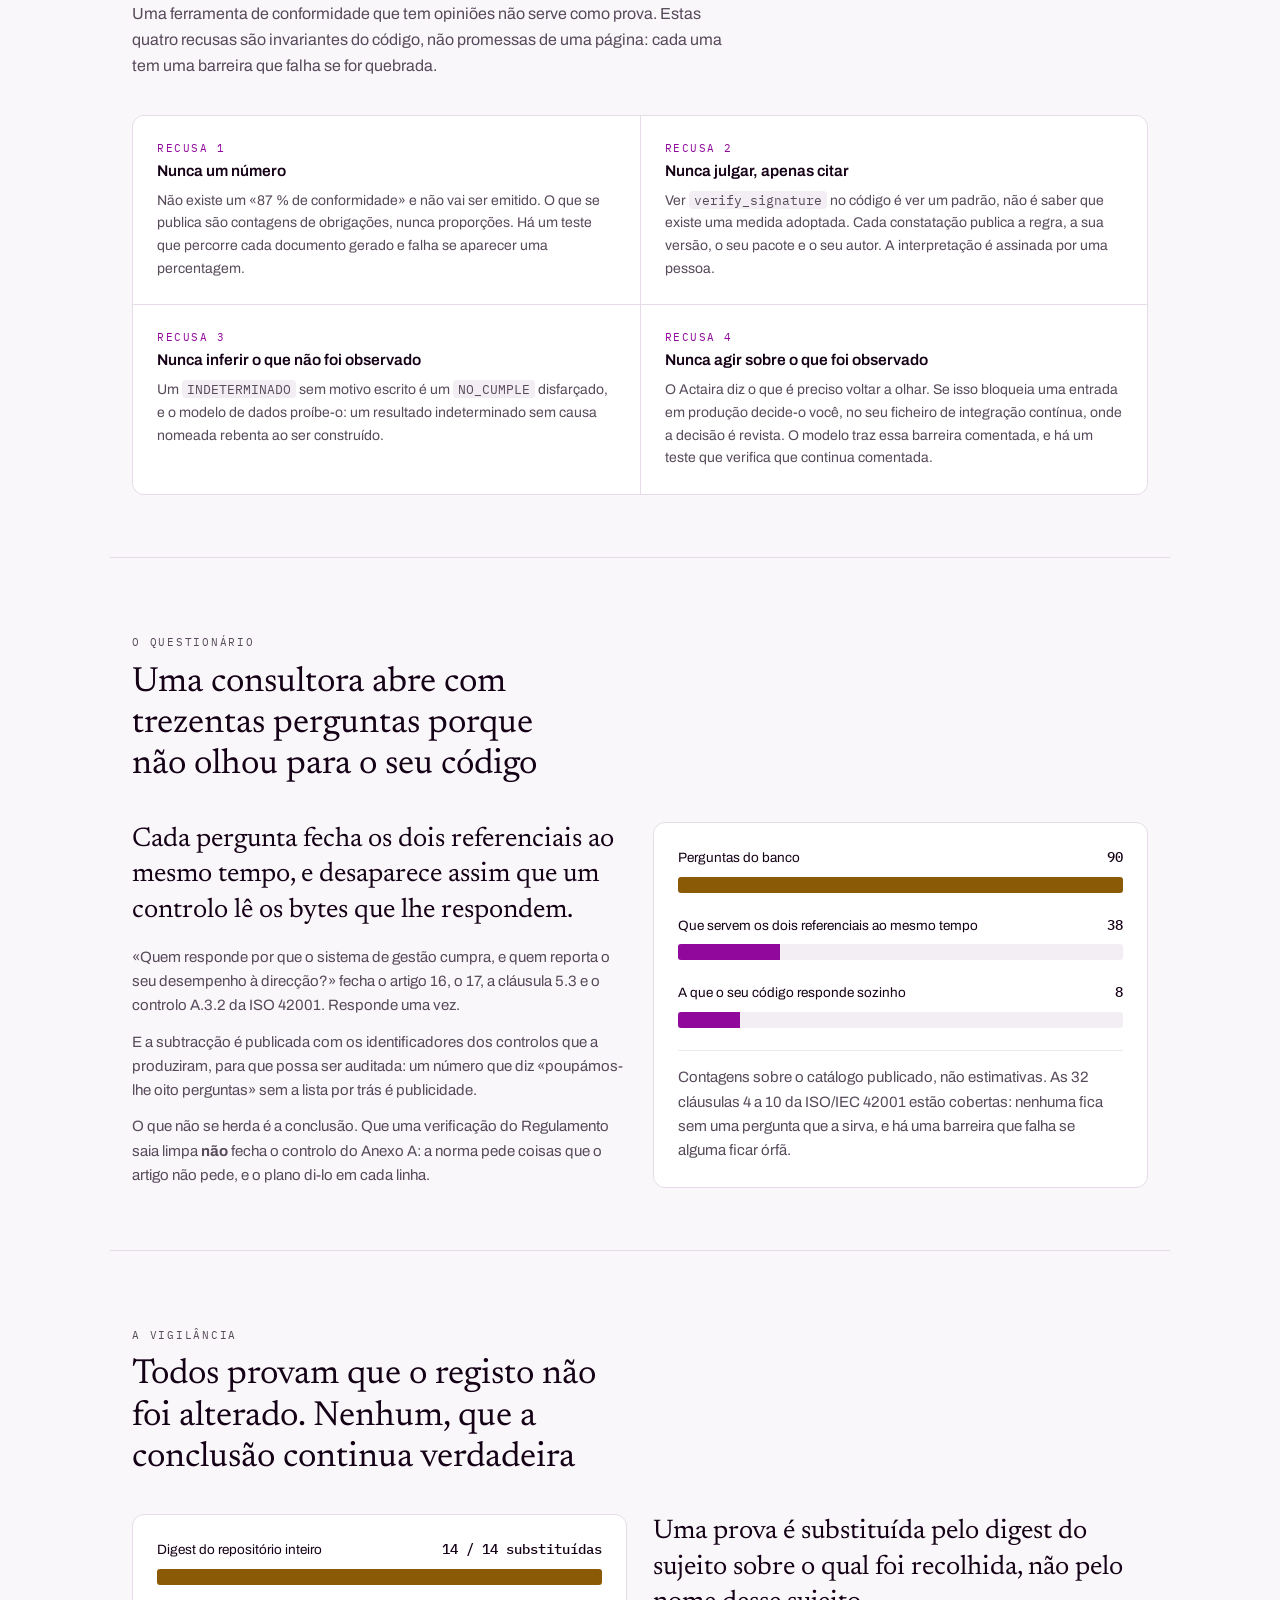
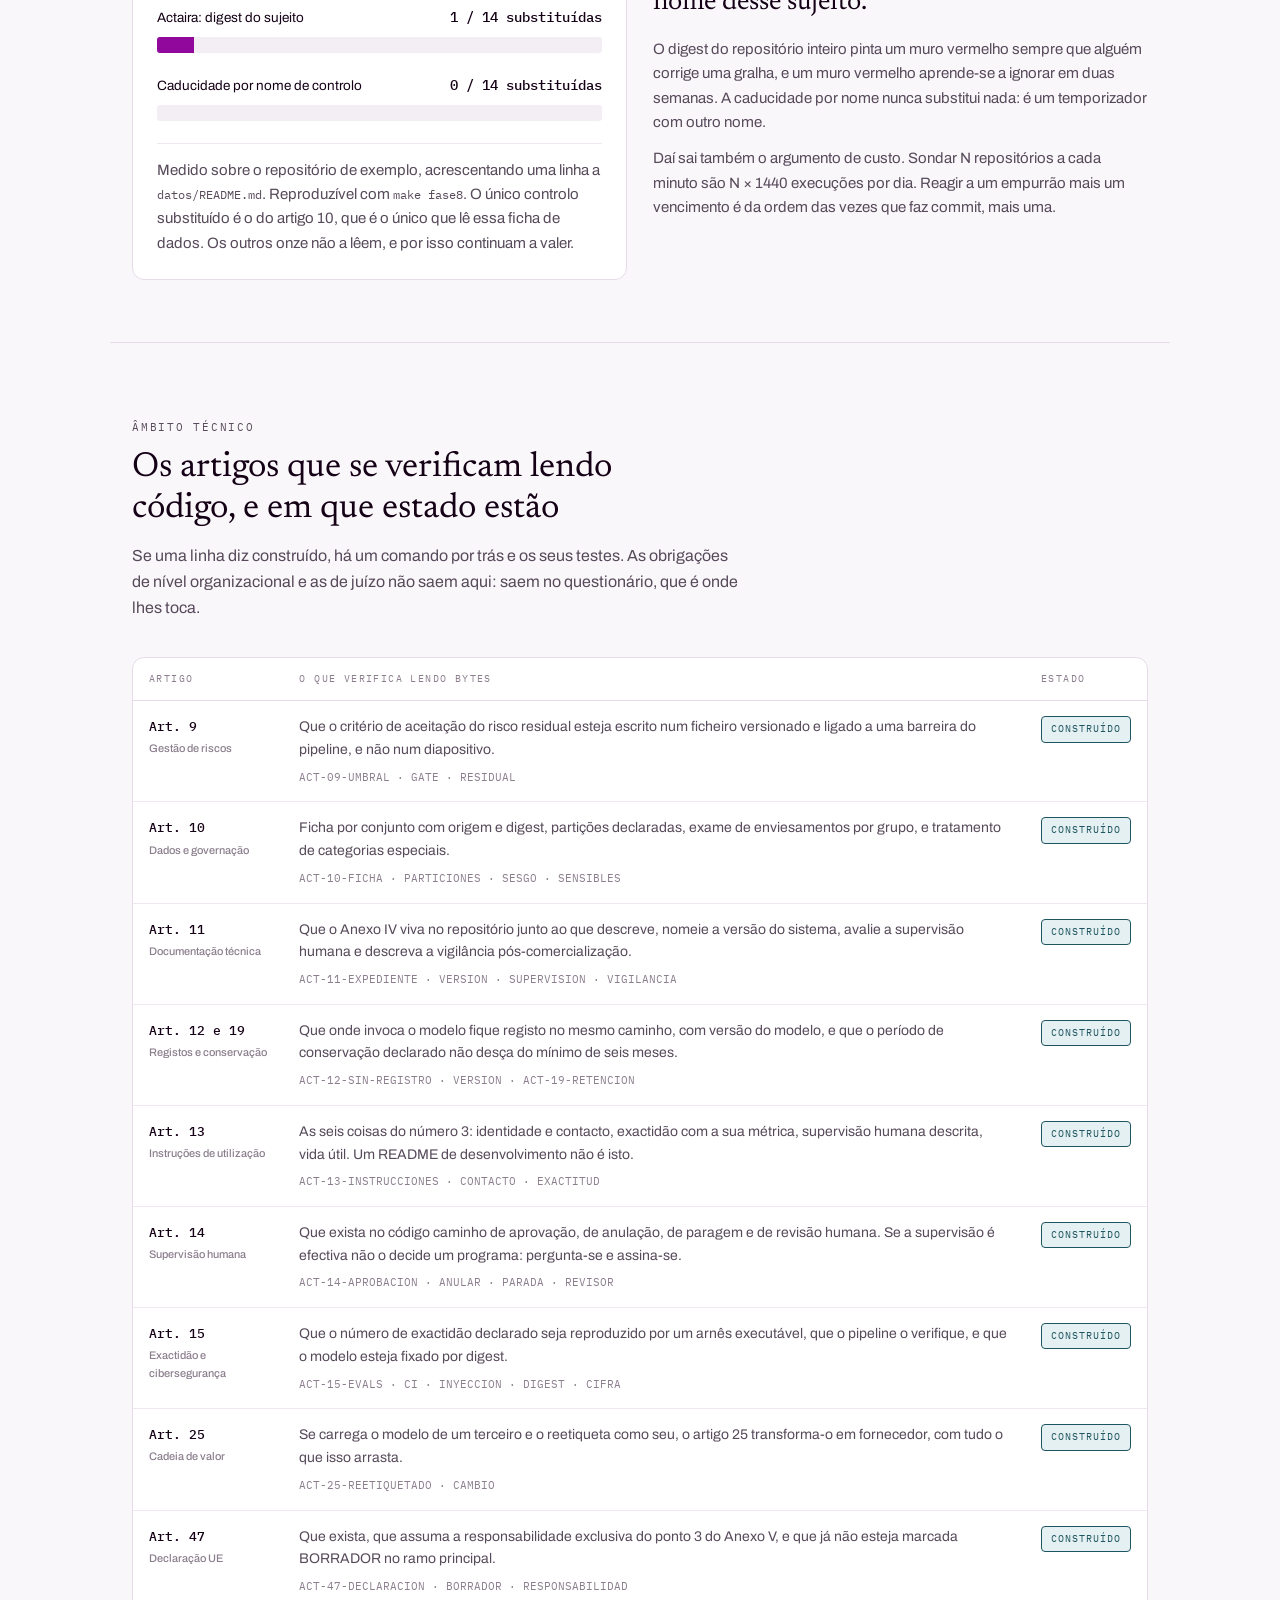
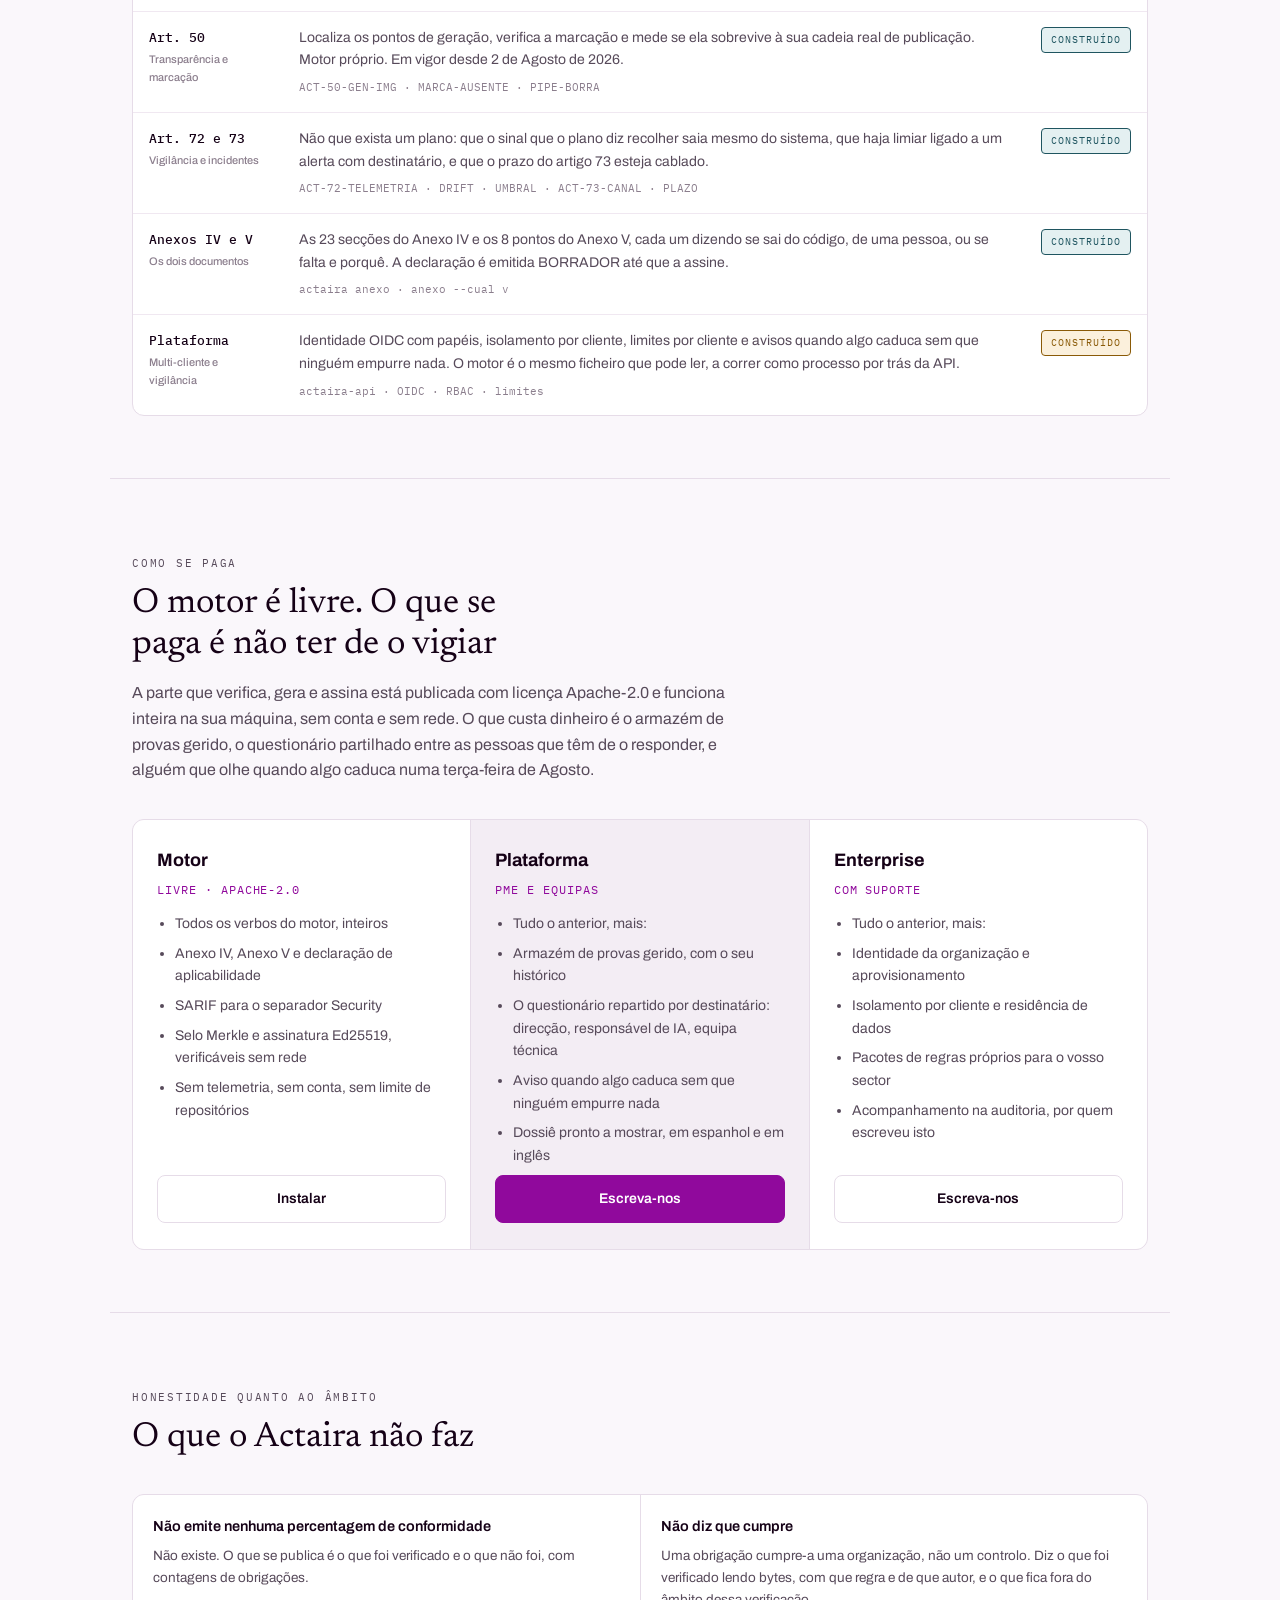
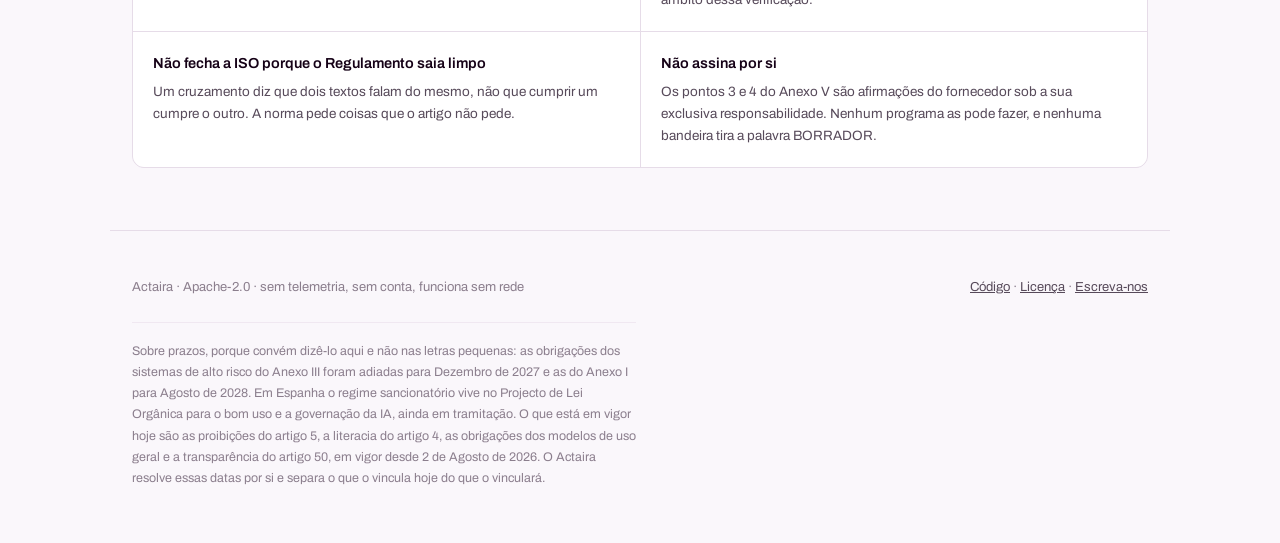
<file: sitio/pt/index.html>
<!doctype html>
<html lang="pt">
<meta charset="utf-8">
<meta name="viewport" content="width=device-width,initial-scale=1">
<title>Actaira</title>
<link rel="stylesheet" href="../tipografias.css">
<style>
:root{
  --marca:#90099C; --marca-medio:#54055B; --marca-tinta:#0E000F;
  --ground:#FAF7FB; --surface:#FFFFFF; --surface-2:#F3EDF4;
  --ink:#150116; --ink-soft:#574A5A; --muted:#8B7E8D;
  --line:#E6DCE8; --line-soft:#F0E8F1;
  --ok:#1F5560; --ok-soft:#E4F0F1;
  --alerta:#8A5A07; --alerta-soft:#FBF0DC;
  --sans:"Archivo",system-ui,-apple-system,"Segoe UI",sans-serif;
  --serif:"Newsreader",Georgia,"Times New Roman",serif;
  --mono:"IBM Plex Mono",ui-monospace,"SF Mono",Menlo,monospace;
}
@media (prefers-color-scheme:dark){:root:not([data-theme="light"]){
  --ground:#0E000F; --surface:#190A1B; --surface-2:#211026;
  --ink:#F4EAF5; --ink-soft:#B6A6B9; --muted:#877789;
  --line:#301A34; --line-soft:#26142A;
  --marca:#D06BDB; --ok:#63C2CE; --ok-soft:#0D2A2E;
  --alerta:#E3B551; --alerta-soft:#2E2209;
}}
*{box-sizing:border-box}
body{background:var(--ground);color:var(--ink);font-family:var(--sans);font-size:16px;line-height:1.62;-webkit-font-smoothing:antialiased}
.wrap{max-width:1060px;margin:0 auto;padding-inline:22px}
a{color:inherit}h1,h2,h3{text-wrap:balance;margin:0}p{margin:0}
.eyebrow{font-family:var(--mono);font-size:11px;letter-spacing:.16em;text-transform:uppercase;color:var(--muted)}

header{border-bottom:1px solid var(--line);background:var(--surface);position:sticky;top:0;z-index:5}
.bar{display:flex;align-items:center;justify-content:space-between;gap:16px;padding-block:14px;flex-wrap:wrap}
.mark{font-family:var(--mono);font-weight:500;letter-spacing:.26em;font-size:13px}
.bar nav{display:flex;gap:18px;flex-wrap:wrap}
.bar nav a{font-size:13px;color:var(--ink-soft);text-decoration:none;border-bottom:1px solid transparent;padding-bottom:2px}
.bar nav a:hover{color:var(--ink);border-bottom-color:var(--marca)}
/* En el movil la cabecera ocupaba el 21% de la pantalla en TRES filas
   antes de que empezara el texto. La navegacion de secciones es la que
   sobra: a las secciones se llega bajando, y el ancla no aporta nada en
   una pantalla donde todo esta a un dedo. Lo que NO se esconde es el
   idioma ni el enlace al codigo, que son acciones y no atajos. */
@media(max-width:720px){.bar nav:not(.idiomas){display:none}}

.hero{padding-block:76px 58px;border-bottom:1px solid var(--line)}
.hero h1{font-family:var(--serif);font-weight:400;letter-spacing:-.015em;font-size:clamp(34px,6vw,62px);line-height:1.06;max-width:19ch}
.hero h1 em{font-style:normal;color:var(--marca)}
.lede{margin-top:24px;max-width:64ch;font-size:clamp(16px,2.2vw,19px);color:var(--ink-soft)}
.cta{display:flex;gap:12px;margin-top:32px;flex-wrap:wrap}
.btn{display:inline-flex;align-items:center;gap:9px;text-decoration:none;font-size:14px;font-weight:600;padding:12px 20px;border:1px solid var(--marca);background:var(--marca);color:#fff;border-radius:8px}
.btn.ghost{background:transparent;color:var(--ink);border-color:var(--line)}
.btn:hover{opacity:.88}
.btn:focus-visible,a:focus-visible{outline:2px solid var(--marca);outline-offset:3px}
.facts{display:flex;gap:30px;margin-top:46px;flex-wrap:wrap;font-family:var(--mono);font-size:12px;color:var(--muted)}
.facts b{display:block;font-family:var(--sans);font-size:23px;font-weight:700;color:var(--ink);font-variant-numeric:tabular-nums;line-height:1.2}

section{padding-block:62px;border-bottom:1px solid var(--line)}
.head{max-width:68ch;margin-bottom:36px}
.head h2{font-family:var(--serif);font-weight:400;font-size:clamp(25px,3.6vw,35px);line-height:1.18;margin-top:10px}
.head p{margin-top:14px;color:var(--ink-soft)}

.claims{display:grid;gap:1px;background:var(--line);border:1px solid var(--line);border-radius:12px;overflow:hidden}
@media(min-width:760px){.claims{grid-template-columns:repeat(2,1fr)}}
.claim{background:var(--surface);padding:24px}
.claim h3{font-size:15.5px;font-weight:600;margin-bottom:7px}
.claim p{font-size:14px;color:var(--ink-soft)}
.claim .no{font-family:var(--mono);font-size:11px;letter-spacing:.14em;color:var(--marca);text-transform:uppercase}
.claim code{font-family:var(--mono);font-size:12.5px;background:var(--surface-2);padding:1px 5px;border-radius:4px}

/* `white-space:pre` NO es decoracion: sin el, este bloque era un parrafo
   corrido. Es un `div` con saltos de linea dentro, y el HTML los colapsa,
   asi que las cinco ordenes y sus comentarios salian pegados en una sola
   linea ilegible. Es el unico elemento de esta pagina que alguien va a
   COPIAR, y era el que peor estaba. `overflow-x:auto` ya estaba, y con
   `pre` hace lo correcto: una orden larga se desplaza en vez de partirse,
   porque una orden partida por la mitad no se puede pegar. */
.cod{background:var(--marca-tinta);color:#EFE3F0;border-radius:12px;padding:22px 24px;overflow-x:auto;white-space:pre;font-family:var(--mono);font-size:13px;line-height:1.85}
.cod .c{color:#A88FAC}
.cod .k{color:#E5A8ED}

.dos{display:grid;gap:26px}
@media(min-width:840px){.dos{grid-template-columns:1fr 1fr;align-items:start}}
.concl{font-family:var(--serif);font-size:clamp(20px,3vw,27px);line-height:1.32;margin-bottom:16px}
.dos p{color:var(--ink-soft);font-size:15px;margin-top:12px}
.dos .concl{color:var(--ink);font-size:clamp(20px,3vw,27px);margin-top:0}

.barras{border:1px solid var(--line);background:var(--surface);padding:24px;border-radius:12px}
.row{margin-bottom:22px}.row:last-child{margin-bottom:0}
.row .lab{display:flex;justify-content:space-between;align-items:baseline;font-size:13.5px;margin-bottom:8px;gap:12px}
.row .lab b{font-family:var(--mono);font-weight:500;font-variant-numeric:tabular-nums}
.track{height:16px;background:var(--surface-2);border-radius:3px;overflow:hidden}
.fill{height:100%;display:block}
.fill.muro{background:var(--alerta);width:100%}
.fill.sel{background:var(--marca);width:62.5%}
.fill.nada{background:var(--muted);width:0}
.note{font-size:13px;color:var(--muted);margin-top:18px;border-top:1px solid var(--line-soft);padding-top:14px}

.tablewrap{overflow-x:auto;border:1px solid var(--line);background:var(--surface);border-radius:12px}
table{border-collapse:collapse;width:100%;min-width:700px;font-size:14px}
thead th{text-align:left;font-family:var(--mono);font-size:10px;letter-spacing:.14em;text-transform:uppercase;color:var(--muted);font-weight:400;padding:13px 16px;border-bottom:1px solid var(--line);white-space:nowrap}
tbody td{padding:15px 16px;border-bottom:1px solid var(--line-soft);vertical-align:top}
tbody tr:last-child td{border-bottom:0}
.art{font-family:var(--mono);font-weight:500;white-space:nowrap;font-size:13px}
.art small{display:block;font-family:var(--sans);font-size:11px;color:var(--muted);letter-spacing:0;margin-top:3px;white-space:normal}
td.q{color:var(--ink-soft);min-width:190px}
.chip{display:inline-block;font-family:var(--mono);font-size:10px;letter-spacing:.1em;text-transform:uppercase;padding:4px 9px;white-space:nowrap;border:1px solid transparent;border-radius:4px}
.chip.b{background:var(--ok-soft);color:var(--ok);border-color:var(--ok)}
.chip.p{background:var(--alerta-soft);color:var(--alerta);border-color:var(--alerta)}
.mod{font-family:var(--mono);font-size:11px;color:var(--muted);display:block;margin-top:7px}

.niveles{display:grid;gap:1px;background:var(--line);border:1px solid var(--line);border-radius:12px;overflow:hidden}
@media(min-width:780px){.niveles{grid-template-columns:repeat(3,1fr)}}
/* En columna y con el boton anclado abajo: las tres tarjetas tienen
   distinto numero de lineas, asi que los botones salian a tres alturas
   distintas y la fila se leia como descuidada. `margin-top:auto` en el
   boton los pone en la misma linea sin fijar una altura a mano, que es
   lo que se rompe en cuanto alguien anade una viñeta. */
.nivel{background:var(--surface);padding:26px 24px;display:flex;flex-direction:column}
.nivel .btn.bloque{margin-top:auto}
.nivel.destacado{background:var(--surface-2)}
.nivel h3{font-size:18px;font-weight:700;margin-bottom:4px}
.nivel .precio{font-family:var(--mono);font-size:12px;color:var(--marca);letter-spacing:.08em;text-transform:uppercase;margin-bottom:14px}
.nivel ul{margin:0;padding-left:18px;font-size:14px;color:var(--ink-soft)}
.nivel li{margin-bottom:7px}

.out{display:grid;gap:1px;background:var(--line);border:1px solid var(--line);border-radius:12px;overflow:hidden}
@media(min-width:680px){.out{grid-template-columns:repeat(2,1fr)}}
.out div{background:var(--surface);padding:20px}
.out h3{margin:0 0 6px;font-size:14.5px;font-weight:600}
.out p{font-size:13.5px;color:var(--ink-soft)}

footer{padding-block:46px;font-size:13px;color:var(--muted)}
.foot{display:flex;justify-content:space-between;gap:20px;flex-wrap:wrap}
.foot a{color:var(--ink-soft)}
.caveat{max-width:72ch;margin-top:24px;padding-top:18px;border-top:1px solid var(--line-soft);font-size:12.5px;line-height:1.7}
.btn.bloque{display:block;text-align:center;margin-top:18px;width:100%}
a.codigo{margin-left:14px;font-size:13px;font-weight:500;white-space:nowrap}
nav.idiomas{display:flex;gap:2px;align-items:center;margin-left:14px;
  border:1px solid var(--line);border-radius:999px;padding:2px;background:var(--surface)}
nav.idiomas a{padding:3px 9px;border-radius:999px;font-size:11.5px;font-weight:500;
  letter-spacing:.05em;color:var(--muted);text-decoration:none;line-height:1.6}
nav.idiomas a:hover{color:var(--marca)}
nav.idiomas a[aria-current="page"]{background:var(--marca);color:#fff}
@media(max-width:860px){nav.idiomas{margin-left:auto}}
@media (prefers-reduced-motion:reduce){*{transition:none!important;animation:none!important}}
</style>

<header><div class="wrap bar">
  <span class="mark">ACTAIRA</span>
  <nav>
    <a href="#como">Como funciona</a>
    <a href="#resta">A subtração</a>
    <a href="#vigilancia">A vigilância</a>
    <a href="#alcance">Âmbito</a>
    <a href="#niveles">Planos</a>
  </nav>
  <!-- EL CONMUTADOR DE IDIOMA: SEIS ENLACES, NO UN BOTON DE JAVASCRIPT.
       Cada idioma es una pagina de verdad, con su propio `lang` y su propia
       direccion. Un conmutador que reescribe el texto en el navegador da una
       pagina que no se puede enviar por correo, que los buscadores indexan en
       un solo idioma, y que un lector de pantalla pronuncia con el idioma
       equivocado hasta que alguien pulsa algo. Seis enlaces funcionan sin
       JavaScript, se pueden abrir en otra pestana y se pueden marcar.
       `aria-current="page"` es lo que dice cual estas leyendo a quien no lo
       ve por el color. -->
  <!-- EL ENLACE AL CODIGO. Esta pagina no tenia NI UN enlace externo, y todo
       el argumento del producto es «el motor es el mismo fichero que puedes
       leer». Se podia leer la frase y no habia donde pulsar. -->
  <a class="codigo" href="https://github.com/marcosmatalab/actaira-sys" rel="noopener">Código</a>
  <nav class="idiomas" aria-label="Idioma"><a href="../" hreflang="es" lang="es" title="Español">ES</a><a href="../en/" hreflang="en" lang="en" title="English">EN</a><a href="../fr/" hreflang="fr" lang="fr" title="Français">FR</a><a href="./" hreflang="pt" lang="pt" aria-current="page" title="Português">PT</a><a href="../it/" hreflang="it" lang="it" title="Italiano">IT</a><a href="../de/" hreflang="de" lang="de" title="Deutsch">DE</a></nav>
</div></header>

<main>
<div class="wrap hero">
  <p class="eyebrow">Regulamento (UE) 2024/1689 · ISO/IEC 42001:2023 · Apache-2.0</p>
  <h1>O seu consultor diz-lhe que artigo se aplica. Isto diz-lhe <em>que linha mudar</em>.</h1>
  <p class="lede">
    O Actaira lê o seu repositório, decide o que pode ser decidido lendo bytes, e diz em voz alta o que não pode decidir. Gera o Anexo IV com a proveniência de cada secção, a declaração de aplicabilidade da ISO 42001 derivada do seu perfil, e uma prova que caduca sozinha quando muda aquilo sobre o qual foi recolhida.
  </p>
  <div class="cta">
    <!-- A `#como`, que es donde esta la orden que te deja empezar gratis.
         Llevaba a `#niveles`, la tabla de precios: pulsar «gratis» y aterrizar
         en los precios es una promesa rota en el primer clic. -->
    <a class="btn" href="#como">Começar grátis</a>
    <!-- El secundario llevaba TAMBIEN a `#como`: dos botones al mismo sitio.
         Lo otro que quiere hacer quien llega aqui es mirar el codigo, que
         es la mitad del argumento. -->
    <a class="btn ghost" href="https://github.com/marcosmatalab/actaira-sys" rel="noopener">Ver o código</a>
  </div>
  <div class="facts">
    <div><b>48</b>obrigações do Regulamento</div>
    <div><b>38+32</b>controlos e cláusulas ISO</div>
    <div><b>68</b>regras de código</div>
    <div><b>564</b>testes</div>
    <div><b>1</b>dependência em execução</div>
    <div><b>0</b>telemetria</div>
  </div>
</div>

<section class="wrap" id="como">
  <div class="head">
    <p class="eyebrow">Cinco comandos</p>
    <h2>Instala-se, corre, e não envia o seu código para lado nenhum</h2>
    <p>
      O motor é aberto e corre na sua máquina ou na sua integração contínua. As constatações saem em SARIF: no separador Security do GitHub e dentro da revisão do pull request, com a remediação escrita ao lado, no dia em que a linha foi escrita.
    </p>
  </div>
  <div class="cod">
<span class="c"># o motor, Apache-2.0</span>
pip install git+https://github.com/marcosmatalab/actaira-sys

actaira <span class="k">plan</span> .       <span class="c"># o que o vincula, o que foi verificado e o que é preciso perguntar-lhe</span>
actaira <span class="k">preguntar</span> .  <span class="c"># as perguntas a que o seu código NÃO responde</span>
actaira <span class="k">anexo</span> .      <span class="c"># o Anexo IV, com proveniência por secção</span>
actaira <span class="k">soa</span> .        <span class="c"># a declaração de aplicabilidade da ISO 42001</span>
actaira <span class="k">vigilar</span> .    <span class="c"># o que caducou, o que mudou e o que é preciso voltar a olhar</span>
  </div>
</section>

<section class="wrap">
  <div class="head">
    <p class="eyebrow">A doutrina</p>
    <h2>Quatro coisas que o Actaira não faz, e a razão por que existe</h2>
    <p>
      Uma ferramenta de conformidade que tem opiniões não serve como prova. Estas quatro recusas são invariantes do código, não promessas de uma página: cada uma tem uma barreira que falha se for quebrada.
    </p>
  </div>
  <div class="claims">
    <div class="claim">
      <p class="no">Recusa 1</p><h3>Nunca um número</h3>
      <p>Não existe um «87 % de conformidade» e não vai ser emitido. O que se publica são contagens de obrigações, nunca proporções. Há um teste que percorre cada documento gerado e falha se aparecer uma percentagem.</p>
    </div>
    <div class="claim">
      <p class="no">Recusa 2</p><h3>Nunca julgar, apenas citar</h3>
      <p>Ver <code>verify_signature</code> no código é ver um padrão, não é saber que existe uma medida adoptada. Cada constatação publica a regra, a sua versão, o seu pacote e o seu autor. A interpretação é assinada por uma pessoa.</p>
    </div>
    <div class="claim">
      <p class="no">Recusa 3</p><h3>Nunca inferir o que não foi observado</h3>
      <p>Um <code>INDETERMINADO</code> sem motivo escrito é um <code>NO_CUMPLE</code> disfarçado, e o modelo de dados proíbe-o: um resultado indeterminado sem causa nomeada rebenta ao ser construído.</p>
    </div>
    <div class="claim">
      <p class="no">Recusa 4</p><h3>Nunca agir sobre o que foi observado</h3>
      <p>O Actaira diz o que é preciso voltar a olhar. Se isso bloqueia uma entrada em produção decide-o você, no seu ficheiro de integração contínua, onde a decisão é revista. O modelo traz essa barreira comentada, e há um teste que verifica que continua comentada.</p>
    </div>
  </div>
</section>

<section class="wrap" id="resta">
  <div class="head">
    <p class="eyebrow">O questionário</p>
    <h2>Uma consultora abre com trezentas perguntas porque não olhou para o seu código</h2>
  </div>
  <div class="dos">
    <div>
      <p class="concl">Cada pergunta fecha os dois referenciais ao mesmo tempo, e desaparece assim que um controlo lê os bytes que lhe respondem.</p>
      <p>
        «Quem responde por que o sistema de gestão cumpra, e quem reporta o seu desempenho à direcção?» fecha o artigo 16, o 17, a cláusula 5.3 e o controlo A.3.2 da ISO 42001. Responde uma vez.
      </p>
      <p>
        E a subtracção é publicada com os identificadores dos controlos que a produziram, para que possa ser auditada: um número que diz «poupámos-lhe oito perguntas» sem a lista por trás é publicidade.
      </p>
      <p>
        O que não se herda é a conclusão. Que uma verificação do Regulamento saia limpa
        <strong>não</strong> fecha o controlo do Anexo A: a norma pede coisas que o artigo não pede, e o plano di-lo em cada linha.
      </p>
    </div>
    <div class="barras">
      <div class="row">
        <div class="lab"><span>Perguntas do banco</span><b>90</b></div>
        <div class="track"><span class="fill muro"></span></div>
      </div>
      <div class="row">
        <div class="lab"><span>Que servem os dois referenciais ao mesmo tempo</span><b>38</b></div>
        <div class="track"><span class="fill sel" style="width:23%"></span></div>
      </div>
      <div class="row">
        <div class="lab"><span>A que o seu código responde sozinho</span><b>8</b></div>
        <div class="track"><span class="fill sel" style="width:14%"></span></div>
      </div>
      <p class="note">
        Contagens sobre o catálogo publicado, não estimativas. As 32 cláusulas 4 a 10 da ISO/IEC 42001 estão cobertas: nenhuma fica sem uma pergunta que a sirva, e há uma barreira que falha se alguma ficar órfã.
      </p>
    </div>
  </div>
</section>

<section class="wrap" id="vigilancia">
  <div class="head">
    <p class="eyebrow">A vigilância</p>
    <h2>Todos provam que o registo não foi alterado. Nenhum, que a conclusão continua verdadeira</h2>
  </div>
  <div class="dos">
    <div class="barras">
      <div class="row">
        <div class="lab"><span>Digest do repositório inteiro</span><b>14 / 14 substituídas</b></div>
        <div class="track"><span class="fill muro"></span></div>
      </div>
      <div class="row">
        <div class="lab"><span>Actaira: digest do sujeito</span><b>1 / 14 substituídas</b></div>
        <div class="track"><span class="fill sel" style="width:8.3%"></span></div>
      </div>
      <div class="row">
        <div class="lab"><span>Caducidade por nome de controlo</span><b>0 / 14 substituídas</b></div>
        <div class="track"><span class="fill nada"></span></div>
      </div>
      <p class="note">
        Medido sobre o repositório de exemplo, acrescentando uma linha a
        <span style="font-family:var(--mono);font-size:12px">datos/README.md</span>. Reproduzível com <span style="font-family:var(--mono);font-size:12px">make fase8</span>. O único controlo substituído é o do artigo 10, que é o único que lê essa ficha de dados. Os outros onze não a lêem, e por isso continuam a valer.
      </p>
    </div>
    <div>
      <p class="concl">Uma prova é substituída pelo digest do sujeito sobre o qual foi recolhida, não pelo nome desse sujeito.</p>
      <p>
        O digest do repositório inteiro pinta um muro vermelho sempre que alguém corrige uma gralha, e um muro vermelho aprende-se a ignorar em duas semanas. A caducidade por nome nunca substitui nada: é um temporizador com outro nome.
      </p>
      <p>
        Daí sai também o argumento de custo. Sondar N repositórios a cada minuto são N × 1440 execuções por dia. Reagir a um empurrão mais um vencimento é da ordem das vezes que faz commit, mais uma.
      </p>
    </div>
  </div>
</section>

<section class="wrap" id="alcance">
  <div class="head">
    <p class="eyebrow">Âmbito técnico</p>
    <h2>Os artigos que se verificam lendo código, e em que estado estão</h2>
    <p>
      Se uma linha diz construído, há um comando por trás e os seus testes. As obrigações de nível organizacional e as de juízo não saem aqui: saem no questionário, que é onde lhes toca.
    </p>
  </div>
  <div class="tablewrap"><table>
    <thead><tr><th>Artigo</th><th>O que verifica lendo bytes</th><th>Estado</th></tr></thead>
    <tbody>
      <tr><td class="art">Art. 9<small>Gestão de riscos</small></td>
        <td class="q">Que o critério de aceitação do risco residual esteja escrito num ficheiro versionado e ligado a uma barreira do pipeline, e não num diapositivo.<span class="mod">ACT-09-UMBRAL · GATE · RESIDUAL</span></td>
        <td><span class="chip b">Construído</span></td></tr>
      <tr><td class="art">Art. 10<small>Dados e governação</small></td>
        <td class="q">Ficha por conjunto com origem e digest, partições declaradas, exame de enviesamentos por grupo, e tratamento de categorias especiais.<span class="mod">ACT-10-FICHA · PARTICIONES · SESGO · SENSIBLES</span></td>
        <td><span class="chip b">Construído</span></td></tr>
      <tr><td class="art">Art. 11<small>Documentação técnica</small></td>
        <td class="q">Que o Anexo IV viva no repositório junto ao que descreve, nomeie a versão do sistema, avalie a supervisão humana e descreva a vigilância pós-comercialização.<span class="mod">ACT-11-EXPEDIENTE · VERSION · SUPERVISION · VIGILANCIA</span></td>
        <td><span class="chip b">Construído</span></td></tr>
      <tr><td class="art">Art. 12 e 19<small>Registos e conservação</small></td>
        <td class="q">Que onde invoca o modelo fique registo no mesmo caminho, com versão do modelo, e que o período de conservação declarado não desça do mínimo de seis meses.<span class="mod">ACT-12-SIN-REGISTRO · VERSION · ACT-19-RETENCION</span></td>
        <td><span class="chip b">Construído</span></td></tr>
      <tr><td class="art">Art. 13<small>Instruções de utilização</small></td>
        <td class="q">As seis coisas do número 3: identidade e contacto, exactidão com a sua métrica, supervisão humana descrita, vida útil. Um README de desenvolvimento não é isto.<span class="mod">ACT-13-INSTRUCCIONES · CONTACTO · EXACTITUD</span></td>
        <td><span class="chip b">Construído</span></td></tr>
      <tr><td class="art">Art. 14<small>Supervisão humana</small></td>
        <td class="q">Que exista no código caminho de aprovação, de anulação, de paragem e de revisão humana. Se a supervisão é efectiva não o decide um programa: pergunta-se e assina-se.<span class="mod">ACT-14-APROBACION · ANULAR · PARADA · REVISOR</span></td>
        <td><span class="chip b">Construído</span></td></tr>
      <tr><td class="art">Art. 15<small>Exactidão e cibersegurança</small></td>
        <td class="q">Que o número de exactidão declarado seja reproduzido por um arnês executável, que o pipeline o verifique, e que o modelo esteja fixado por digest.<span class="mod">ACT-15-EVALS · CI · INYECCION · DIGEST · CIFRA</span></td>
        <td><span class="chip b">Construído</span></td></tr>
      <tr><td class="art">Art. 25<small>Cadeia de valor</small></td>
        <td class="q">Se carrega o modelo de um terceiro e o reetiqueta como seu, o artigo 25 transforma-o em fornecedor, com tudo o que isso arrasta.<span class="mod">ACT-25-REETIQUETADO · CAMBIO</span></td>
        <td><span class="chip b">Construído</span></td></tr>
      <tr><td class="art">Art. 47<small>Declaração UE</small></td>
        <td class="q">Que exista, que assuma a responsabilidade exclusiva do ponto 3 do Anexo V, e que já não esteja marcada BORRADOR no ramo principal.<span class="mod">ACT-47-DECLARACION · BORRADOR · RESPONSABILIDAD</span></td>
        <td><span class="chip b">Construído</span></td></tr>
      <tr><td class="art">Art. 50<small>Transparência e marcação</small></td>
        <td class="q">Localiza os pontos de geração, verifica a marcação e mede se ela sobrevive à sua cadeia real de publicação. Motor próprio. Em vigor desde 2 de Agosto de 2026.<span class="mod">ACT-50-GEN-IMG · MARCA-AUSENTE · PIPE-BORRA</span></td>
        <td><span class="chip b">Construído</span></td></tr>
      <tr><td class="art">Art. 72 e 73<small>Vigilância e incidentes</small></td>
        <td class="q">Não que exista um plano: que o sinal que o plano diz recolher saia mesmo do sistema, que haja limiar ligado a um alerta com destinatário, e que o prazo do artigo 73 esteja cablado.<span class="mod">ACT-72-TELEMETRIA · DRIFT · UMBRAL · ACT-73-CANAL · PLAZO</span></td>
        <td><span class="chip b">Construído</span></td></tr>
      <tr><td class="art">Anexos IV e V<small>Os dois documentos</small></td>
        <td class="q">As 23 secções do Anexo IV e os 8 pontos do Anexo V, cada um dizendo se sai do código, de uma pessoa, ou se falta e porquê. A declaração é emitida BORRADOR até que a assine.<span class="mod">actaira anexo · anexo --cual v</span></td>
        <td><span class="chip b">Construído</span></td></tr>
      <tr><td class="art">Plataforma<small>Multi-cliente e vigilância</small></td>
        <td class="q">Identidade OIDC com papéis, isolamento por cliente, limites por cliente e avisos quando algo caduca sem que ninguém empurre nada. O motor é o mesmo ficheiro que pode ler, a correr como processo por trás da API.<span class="mod">actaira-api · OIDC · RBAC · limites</span></td>
        <td><span class="chip p">Construído</span></td></tr>
    </tbody>
  </table></div>
</section>

<section class="wrap" id="niveles">
  <div class="head">
    <p class="eyebrow">Como se paga</p>
    <h2>O motor é livre. O que se paga é não ter de o vigiar</h2>
    <p>
      A parte que verifica, gera e assina está publicada com licença Apache-2.0 e funciona inteira na sua máquina, sem conta e sem rede. O que custa dinheiro é o armazém de provas gerido, o questionário partilhado entre as pessoas que têm de o responder, e alguém que olhe quando algo caduca numa terça-feira de Agosto.
    </p>
  </div>
  <div class="niveles">
    <div class="nivel">
      <h3>Motor</h3>
      <p class="precio">Livre · Apache-2.0</p>
      <ul>
        <li>Todos os verbos do motor, inteiros</li>
        <li>Anexo IV, Anexo V e declaração de aplicabilidade</li>
        <li>SARIF para o separador Security</li>
        <li>Selo Merkle e assinatura Ed25519, verificáveis sem rede</li>
        <li>Sem telemetria, sem conta, sem limite de repositórios</li>
      </ul>
      <a class="btn ghost bloque" href="#como">Instalar</a>
    </div>
    <div class="nivel destacado">
      <h3>Plataforma</h3>
      <p class="precio">PME e equipas</p>
      <ul>
        <li>Tudo o anterior, mais:</li>
        <li>Armazém de provas gerido, com o seu histórico</li>
        <li>O questionário repartido por destinatário: direcção, responsável de IA, equipa técnica</li>
        <li>Aviso quando algo caduca sem que ninguém empurre nada</li>
        <li>Dossiê pronto a mostrar, em espanhol e em inglês</li>
      </ul>
      <a class="btn bloque" href="mailto:marcosmata@actaira.com">Escreva-nos</a>
    </div>
    <div class="nivel">
      <h3>Enterprise</h3>
      <p class="precio">Com suporte</p>
      <ul>
        <li>Tudo o anterior, mais:</li>
        <li>Identidade da organização e aprovisionamento</li>
        <li>Isolamento por cliente e residência de dados</li>
        <li>Pacotes de regras próprios para o vosso sector</li>
        <li>Acompanhamento na auditoria, por quem escreveu isto</li>
      </ul>
      <a class="btn ghost bloque" href="mailto:marcosmata@actaira.com">Escreva-nos</a>
    </div>
  </div>
</section>

<section class="wrap">
  <div class="head">
    <p class="eyebrow">Honestidade quanto ao âmbito</p>
    <h2>O que o Actaira não faz</h2>
  </div>
  <div class="out">
    <div><h3>Não emite nenhuma percentagem de conformidade</h3><p>Não existe. O que se publica é o que foi verificado e o que não foi, com contagens de obrigações.</p></div>
    <div><h3>Não diz que cumpre</h3><p>Uma obrigação cumpre-a uma organização, não um controlo. Diz o que foi verificado lendo bytes, com que regra e de que autor, e o que fica fora do âmbito dessa verificação.</p></div>
    <div><h3>Não fecha a ISO porque o Regulamento saia limpo</h3><p>Um cruzamento diz que dois textos falam do mesmo, não que cumprir um cumpre o outro. A norma pede coisas que o artigo não pede.</p></div>
    <div><h3>Não assina por si</h3><p>Os pontos 3 e 4 do Anexo V são afirmações do fornecedor sob a sua exclusiva responsabilidade. Nenhum programa as pode fazer, e nenhuma bandeira tira a palavra BORRADOR.</p></div>
  </div>
</section>
</main>

<footer class="wrap">
  <div class="foot">
    <span>Actaira · Apache-2.0 · sem telemetria, sem conta, funciona sem rede</span>
    <!-- El pie no tenia ningun enlace. Un producto libre cuya pagina no lleva
         al codigo, ni a la licencia, ni a nadie, no es self-serve: es un
         folleto. -->
    <span>
      <a href="https://github.com/marcosmatalab/actaira-sys" rel="noopener">Código</a> ·
      <a href="https://github.com/marcosmatalab/actaira-sys/blob/main/LICENSE" rel="noopener">Licença</a> ·
      <a href="mailto:marcosmata@actaira.com">Escreva-nos</a>
    </span>
  </div>
  <p class="caveat">
    Sobre prazos, porque convém dizê-lo aqui e não nas letras pequenas: as obrigações dos sistemas de alto risco do Anexo III foram adiadas para Dezembro de 2027 e as do Anexo I para Agosto de 2028. Em Espanha o regime sancionatório vive no Projecto de Lei Orgânica para o bom uso e a governação da IA, ainda em tramitação. O que está em vigor hoje são as proibições do artigo 5, a literacia do artigo 4, as obrigações dos modelos de uso geral e a transparência do artigo 50, em vigor desde 2 de Agosto de 2026. O Actaira resolve essas datas por si e separa o que o vincula hoje do que o vinculará.
  </p>
</footer>
</file>
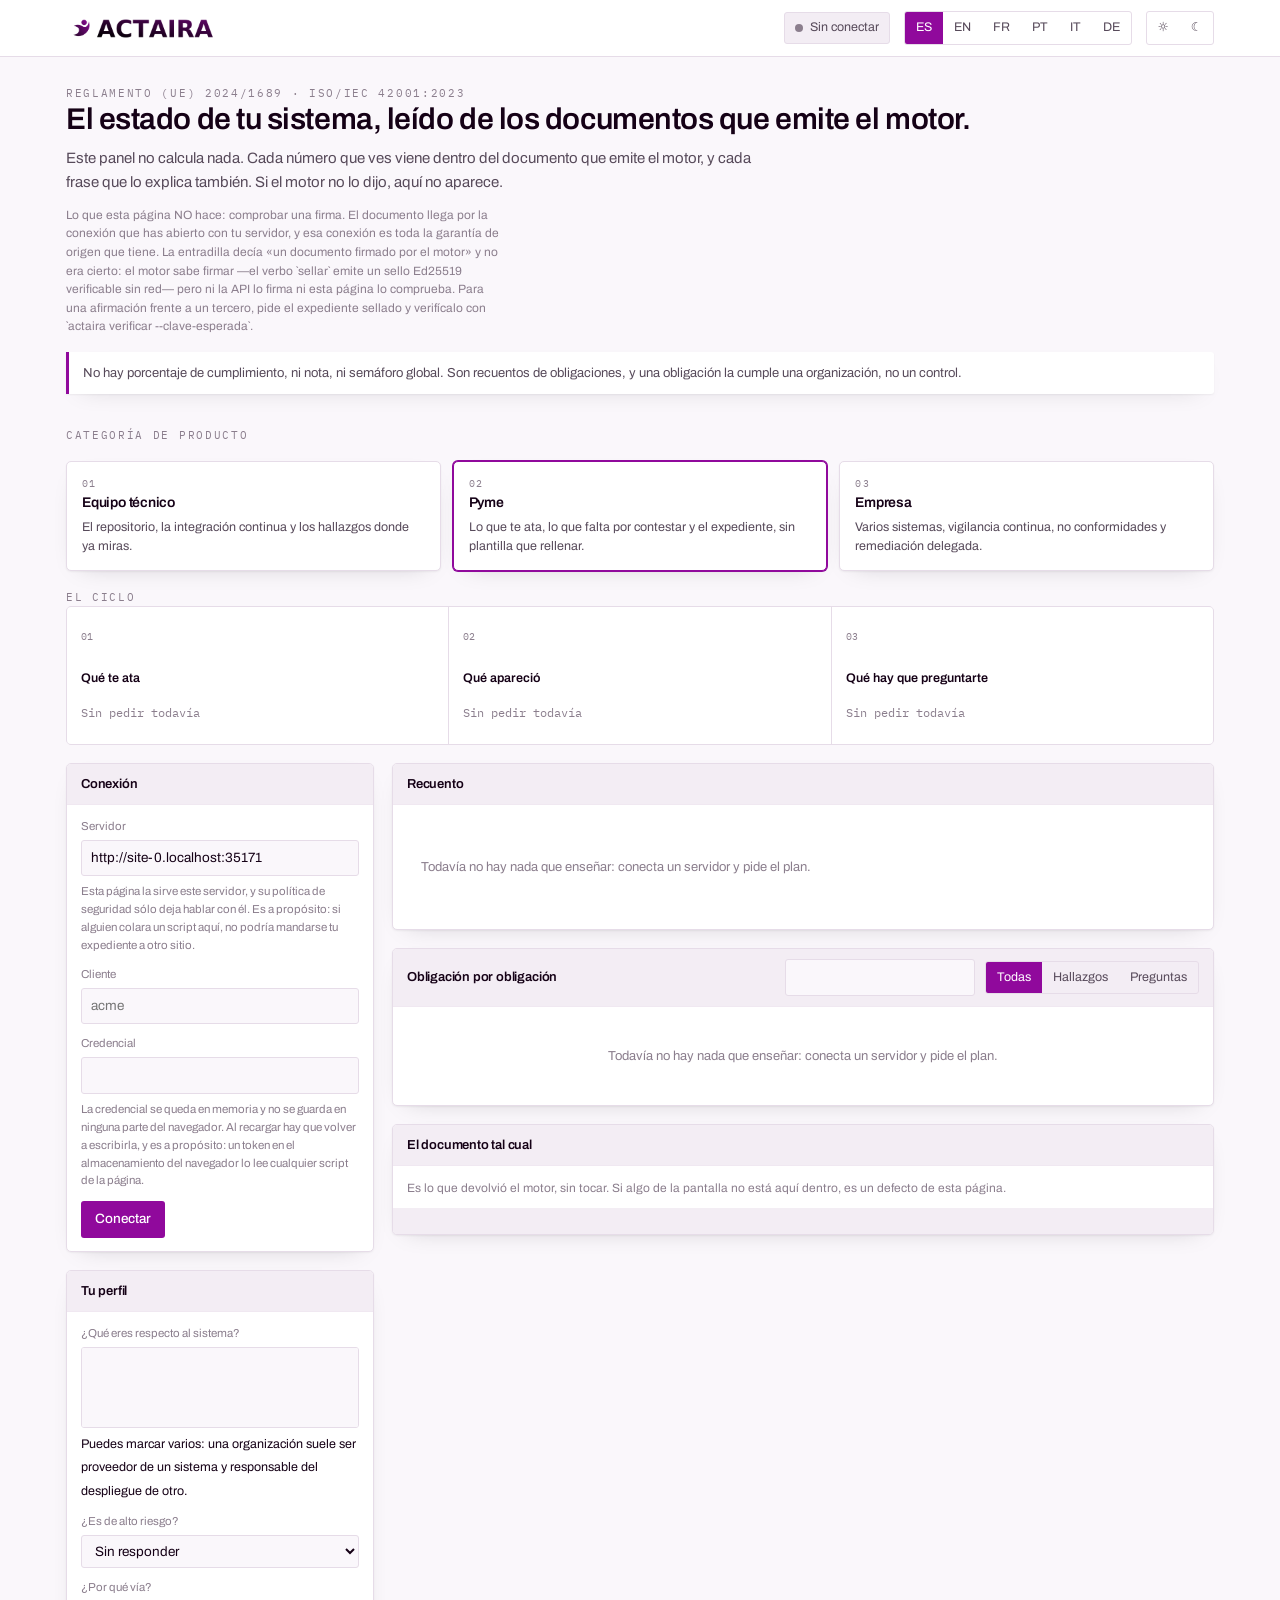
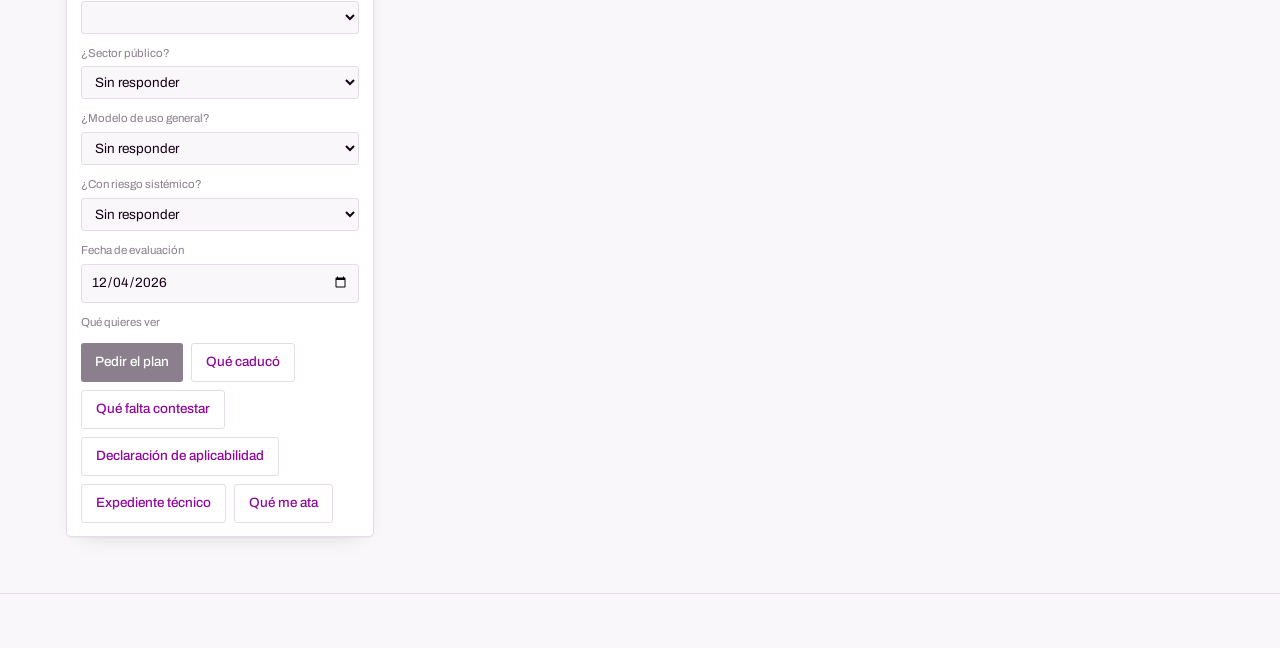
<file: panel/panel.html>
<!doctype html>
<html lang="es" data-tema="">
<meta charset="utf-8">
<meta name="viewport" content="width=device-width,initial-scale=1">
<title>Actaira</title>
<style>
/* GENERADO POR `herramientas/fuentes.py --traer`. NO SE EDITA A MANO.
 *
 * Las tipografias van aqui dentro, en base64, subconjuntadas a los caracteres
 * que este producto escribe. No se le piden a nadie.
 *
 * El porque esta entero en la cabecera de ese fichero; el resumen es que el
 * panel promete ser un solo fichero que se abre sin servidor, que la consola
 * existe para leerse offline, y que pedirle la tipografia a Google le cuenta a
 * Google quien abre el expediente de un cliente.
 *
 * SIL Open Font License 1.1. La atribucion esta en `NOTICE`.
 */

/* Archivo 400 700 · 140 caracteres · 23 KB */
@font-face {
  font-family: 'Archivo';
  font-style: normal;
  font-weight: 400 700;
  font-stretch: 100%;
  font-display: swap;
  src: url([data-uri]) format('woff2');
  unicode-range: U+0020, U+0021, U+0022, U+0023, U+0024, U+0025, U+0026, U+0027, U+0028, U+0029, U+002A, U+002B, U+002C, U+002D, U+002E, U+002F, U+0030, U+0031, U+0032, U+0033, U+0034, U+0035, U+0036, U+0037, U+0038, U+0039, U+003A, U+003B, U+003C, U+003D, U+003E, U+003F, U+0040, U+0041, U+0042, U+0043, U+0044, U+0045, U+0046, U+0047, U+0048, U+0049, U+004A, U+004B, U+004C, U+004D, U+004E, U+004F, U+0050, U+0051, U+0052, U+0053, U+0054, U+0055, U+0056, U+0057, U+0058, U+0059, U+005A, U+005B, U+005C, U+005D, U+005E, U+005F, U+0060, U+0061, U+0062, U+0063, U+0064, U+0065, U+0066, U+0067, U+0068, U+0069, U+006A, U+006B, U+006C, U+006D, U+006E, U+006F, U+0070, U+0071, U+0072, U+0073, U+0074, U+0075, U+0076, U+0077, U+0078, U+0079, U+007A, U+007B, U+007C, U+007D, U+007E, U+00AB, U+00B7, U+00BB, U+00BF, U+00C0, U+00C1, U+00C2, U+00C3, U+00C7, U+00C8, U+00C9, U+00CA, U+00CD, U+00D1, U+00D3, U+00D6, U+00D7, U+00DA, U+00DC, U+00DF, U+00E0, U+00E1, U+00E2, U+00E3, U+00E4, U+00E7, U+00E8, U+00E9, U+00EA, U+00EC, U+00ED, U+00EE, U+00F1, U+00F2, U+00F3, U+00F4, U+00F5, U+00F6, U+00F9, U+00FA, U+00FB, U+00FC, U+0153, U+2014, U+2026;
}
/* IBM Plex Mono 400 · 140 caracteres · 10 KB */
@font-face {
  font-family: 'IBM Plex Mono';
  font-style: normal;
  font-weight: 400;
  font-display: swap;
  src: url([data-uri]) format('woff2');
  unicode-range: U+0020, U+0021, U+0022, U+0023, U+0024, U+0025, U+0026, U+0027, U+0028, U+0029, U+002A, U+002B, U+002C, U+002D, U+002E, U+002F, U+0030, U+0031, U+0032, U+0033, U+0034, U+0035, U+0036, U+0037, U+0038, U+0039, U+003A, U+003B, U+003C, U+003D, U+003E, U+003F, U+0040, U+0041, U+0042, U+0043, U+0044, U+0045, U+0046, U+0047, U+0048, U+0049, U+004A, U+004B, U+004C, U+004D, U+004E, U+004F, U+0050, U+0051, U+0052, U+0053, U+0054, U+0055, U+0056, U+0057, U+0058, U+0059, U+005A, U+005B, U+005C, U+005D, U+005E, U+005F, U+0060, U+0061, U+0062, U+0063, U+0064, U+0065, U+0066, U+0067, U+0068, U+0069, U+006A, U+006B, U+006C, U+006D, U+006E, U+006F, U+0070, U+0071, U+0072, U+0073, U+0074, U+0075, U+0076, U+0077, U+0078, U+0079, U+007A, U+007B, U+007C, U+007D, U+007E, U+00AB, U+00B7, U+00BB, U+00BF, U+00C0, U+00C1, U+00C2, U+00C3, U+00C7, U+00C8, U+00C9, U+00CA, U+00CD, U+00D1, U+00D3, U+00D6, U+00D7, U+00DA, U+00DC, U+00DF, U+00E0, U+00E1, U+00E2, U+00E3, U+00E4, U+00E7, U+00E8, U+00E9, U+00EA, U+00EC, U+00ED, U+00EE, U+00F1, U+00F2, U+00F3, U+00F4, U+00F5, U+00F6, U+00F9, U+00FA, U+00FB, U+00FC, U+0153, U+2014, U+2026;
}
/* IBM Plex Mono 500 · 140 caracteres · 10 KB */
@font-face {
  font-family: 'IBM Plex Mono';
  font-style: normal;
  font-weight: 500;
  font-display: swap;
  src: url([data-uri]) format('woff2');
  unicode-range: U+0020, U+0021, U+0022, U+0023, U+0024, U+0025, U+0026, U+0027, U+0028, U+0029, U+002A, U+002B, U+002C, U+002D, U+002E, U+002F, U+0030, U+0031, U+0032, U+0033, U+0034, U+0035, U+0036, U+0037, U+0038, U+0039, U+003A, U+003B, U+003C, U+003D, U+003E, U+003F, U+0040, U+0041, U+0042, U+0043, U+0044, U+0045, U+0046, U+0047, U+0048, U+0049, U+004A, U+004B, U+004C, U+004D, U+004E, U+004F, U+0050, U+0051, U+0052, U+0053, U+0054, U+0055, U+0056, U+0057, U+0058, U+0059, U+005A, U+005B, U+005C, U+005D, U+005E, U+005F, U+0060, U+0061, U+0062, U+0063, U+0064, U+0065, U+0066, U+0067, U+0068, U+0069, U+006A, U+006B, U+006C, U+006D, U+006E, U+006F, U+0070, U+0071, U+0072, U+0073, U+0074, U+0075, U+0076, U+0077, U+0078, U+0079, U+007A, U+007B, U+007C, U+007D, U+007E, U+00AB, U+00B7, U+00BB, U+00BF, U+00C0, U+00C1, U+00C2, U+00C3, U+00C7, U+00C8, U+00C9, U+00CA, U+00CD, U+00D1, U+00D3, U+00D6, U+00D7, U+00DA, U+00DC, U+00DF, U+00E0, U+00E1, U+00E2, U+00E3, U+00E4, U+00E7, U+00E8, U+00E9, U+00EA, U+00EC, U+00ED, U+00EE, U+00F1, U+00F2, U+00F3, U+00F4, U+00F5, U+00F6, U+00F9, U+00FA, U+00FB, U+00FC, U+0153, U+2014, U+2026;
}
:root{
  --marca-vivo:#90099C; --marca-medio:#54055B; --marca-profundo:#36033A; --marca-tinta:#0E000F;
  --ground:#FAF7FB; --surface:#FFFFFF; --surface-2:#F3EDF4; --raised:#FFFFFF;
  --ink:#150116; --ink-soft:#574A5A; --muted:#8B7E8D;
  --line:#E6DCE8; --line-soft:#F0E8F1;
  --ata:#90099C; --ata-fondo:#F6E9F8;
  --futura:#1F5560; --futura-fondo:#E4F0F1;
  --noata:#7B7180; --noata-fondo:#F0EDF1;
  --indet:#8A5A07; --indet-fondo:#FBF0DC;
  --hallazgo:#A11212; --hallazgo-fondo:#FBE9E9;
  --sans:"Archivo",system-ui,-apple-system,"Segoe UI",sans-serif;
  --mono:"IBM Plex Mono",ui-monospace,Menlo,monospace;
  --logo:url([data-uri]);
  --sombra:0 1px 2px rgba(20,1,22,.05), 0 8px 24px -16px rgba(20,1,22,.25);
}
@media (prefers-color-scheme:dark){:root:not([data-tema="light"]){
  --ground:#0E000F; --surface:#190A1B; --surface-2:#211026; --raised:#241329;
  --ink:#F4EAF5; --ink-soft:#B6A6B9; --muted:#877789;
  --line:#301A34; --line-soft:#26142A;
  --ata:#D06BDB; --ata-fondo:#2C0A30;
  --futura:#63C2CE; --futura-fondo:#0D2A2E;
  --noata:#9A8C9D; --noata-fondo:#221226;
  --indet:#E3B551; --indet-fondo:#2E2209;
  --hallazgo:#EF8080; --hallazgo-fondo:#2E1010;
  --logo:url([data-uri]);
  --sombra:0 1px 2px rgba(0,0,0,.4), 0 10px 30px -18px rgba(0,0,0,.8);
}}
:root[data-tema="dark"]{
  --ground:#0E000F; --surface:#190A1B; --surface-2:#211026; --raised:#241329;
  --ink:#F4EAF5; --ink-soft:#B6A6B9; --muted:#877789;
  --line:#301A34; --line-soft:#26142A;
  --ata:#D06BDB; --ata-fondo:#2C0A30;
  --futura:#63C2CE; --futura-fondo:#0D2A2E;
  --noata:#9A8C9D; --noata-fondo:#221226;
  --indet:#E3B551; --indet-fondo:#2E2209;
  --hallazgo:#EF8080; --hallazgo-fondo:#2E1010;
  --logo:url([data-uri]);
  --sombra:0 1px 2px rgba(0,0,0,.4), 0 10px 30px -18px rgba(0,0,0,.8);
}

*{box-sizing:border-box}
html{-webkit-text-size-adjust:100%}
body{margin:0;background:var(--ground);color:var(--ink);font-family:var(--sans);
  font-size:15px;line-height:1.55;-webkit-font-smoothing:antialiased}
h1,h2,h3{margin:0;font-weight:600;letter-spacing:-.015em}
h1{font-size:clamp(21px,3.4vw,30px);line-height:1.2}
h2{font-size:16px}
h3{font-size:14px}
button,input,select{font:inherit;color:inherit}
a{color:var(--marca-vivo)}
.wrap{max-width:1180px;margin-inline:auto;padding-inline:16px}
.eyebrow{font-family:var(--mono);font-size:10.5px;letter-spacing:.16em;
  text-transform:uppercase;color:var(--muted);margin:0}
.mono{font-family:var(--mono)}

/* --- cabecera ---------------------------------------------------------- */
header{position:sticky;top:0;z-index:30;background:var(--surface);
  border-bottom:1px solid var(--line)}
.bar{display:flex;align-items:center;gap:14px;min-height:56px;flex-wrap:wrap}
.logo{background-image:var(--logo);background-size:contain;background-repeat:no-repeat;
  background-position:left center;width:150px;height:32px;flex:none}
.crece{flex:1 1 auto}
.seg{display:inline-flex;border:1px solid var(--line);border-radius:3px;overflow:hidden}
.seg button{background:transparent;border:0;padding:6px 11px;font-size:12.5px;
  cursor:pointer;color:var(--ink-soft);white-space:nowrap}
.seg button[aria-pressed="true"]{background:var(--marca-vivo);color:#fff}
.seg button:focus-visible{outline:2px solid var(--marca-vivo);outline-offset:-2px}
.enchufe{display:inline-flex;align-items:center;gap:7px;font-size:12.5px;color:var(--ink-soft);
  border:1px solid var(--line);border-radius:3px;padding:5px 10px;background:var(--surface-2);
  cursor:pointer}
.punto{width:8px;height:8px;border-radius:50%;background:var(--muted);flex:none}
.punto.vivo{background:var(--ata);box-shadow:0 0 0 3px var(--ata-fondo)}

/* --- portada ----------------------------------------------------------- */
.hero{padding-block:28px 20px}
.hero p.lede{margin:10px 0 0;color:var(--ink-soft);max-width:78ch}
.aviso{margin-top:16px;border-left:3px solid var(--marca-vivo);background:var(--surface);
  padding:11px 14px;font-size:13px;color:var(--ink-soft);border-radius:0 3px 3px 0;
  box-shadow:var(--sombra)}

/* --- categorias de producto -------------------------------------------- */
.cats{display:grid;grid-template-columns:repeat(auto-fit,minmax(230px,1fr));gap:12px;
  margin-block:18px}
.cat{text-align:left;background:var(--surface);border:1px solid var(--line);border-radius:5px;
  padding:14px 15px;cursor:pointer;transition:border-color .12s,transform .12s;
  box-shadow:var(--sombra)}
.cat:hover{border-color:var(--marca-vivo)}
.cat[aria-pressed="true"]{border-color:var(--marca-vivo);
  box-shadow:0 0 0 1px var(--marca-vivo),var(--sombra)}
.cat h3{margin-bottom:4px}
.cat p{margin:0;font-size:12.5px;color:var(--ink-soft)}
.cat .n{font-family:var(--mono);font-size:10px;color:var(--muted);letter-spacing:.14em}

/* --- el ciclo ---------------------------------------------------------- */
.ciclo{display:grid;grid-template-columns:repeat(auto-fit,minmax(168px,1fr));gap:1px;
  background:var(--line);border:1px solid var(--line);border-radius:5px;overflow:hidden;
  margin-bottom:18px}
.paso{background:var(--surface);padding:12px 14px;min-height:72px;display:flex;
  flex-direction:column;gap:2px}
.paso .v{margin-top:auto}
.paso .n{font-family:var(--mono);font-size:10px;color:var(--muted)}
.paso .t{font-size:12.5px;font-weight:600}
.paso .v{font-family:var(--mono);font-size:22px;line-height:1.1;color:var(--ink)}
.paso .v.gris{color:var(--muted);font-size:12px;font-weight:400;padding-top:4px}

/* --- rejilla ----------------------------------------------------------- */
.rejilla{display:grid;grid-template-columns:308px minmax(0,1fr);gap:18px;align-items:start;
  padding-bottom:56px}
/* `minmax(0,1fr)` y no `1fr`: un elemento de rejilla tiene `min-width:auto`, asi
   que el <pre> del documento crudo empujaba la columna entera mas ancha que la
   pagina y aparecia una barra horizontal en toda la ventana. */
.rejilla>*{min-width:0}
.columna-izquierda{position:sticky;top:72px}
@media (max-width:1000px){.rejilla{grid-template-columns:1fr}
  .columna-izquierda{position:static}}
.tarjeta{background:var(--surface);border:1px solid var(--line);border-radius:5px;
  box-shadow:var(--sombra);overflow:hidden}
.tarjeta>header{position:static;border:0;border-bottom:1px solid var(--line-soft);
  background:var(--surface-2);padding:10px 14px;display:flex;align-items:center;gap:10px;
  flex-wrap:wrap}
.tarjeta>header h2{font-size:13px}
.cuerpo{padding:13px 14px}
.campo{display:block;margin-bottom:11px}
.campo>span{display:block;font-size:11.5px;color:var(--muted);margin-bottom:4px}
.campo input,.campo select{width:100%;padding:7px 9px;border:1px solid var(--line);
  border-radius:3px;background:var(--ground);font-size:13.5px}
.campo input:focus,.campo select:focus{outline:2px solid var(--marca-vivo);outline-offset:-1px}
.boton{background:var(--marca-vivo);color:#fff;border:0;border-radius:3px;padding:8px 14px;
  font-size:13.5px;cursor:pointer;font-weight:500}
.boton:hover{background:var(--marca-medio)}
.boton:disabled{background:var(--muted);cursor:progress}
.boton.plano{background:transparent;color:var(--marca-vivo);border:1px solid var(--line)}
.boton.plano:hover{border-color:var(--marca-vivo);background:var(--ata-fondo)}
.acciones{display:flex;flex-wrap:wrap;gap:8px}

/* --- recuentos --------------------------------------------------------- */
.recuento{display:flex;flex-wrap:wrap;gap:7px;padding:13px 14px;align-items:center}
.recuento .sub{flex-basis:100%;margin:4px 0 0;font-size:12px;color:var(--muted);
  line-height:1.45}
.pastilla{display:inline-flex;align-items:baseline;gap:7px;border-radius:3px;padding:5px 10px;
  font-size:12px;background:var(--noata-fondo);color:var(--noata)}
.pastilla b{font-family:var(--mono);font-size:15px;font-weight:500}
.pastilla.ata{background:var(--ata-fondo);color:var(--ata)}
.pastilla.futura{background:var(--futura-fondo);color:var(--futura)}
.pastilla.indet{background:var(--indet-fondo);color:var(--indet)}
.pastilla.mal{background:var(--hallazgo-fondo);color:var(--hallazgo)}

/* --- lineas ------------------------------------------------------------ */
.linea{border-bottom:1px solid var(--line-soft);padding:11px 14px;display:grid;
  grid-template-columns:76px minmax(0,1fr) auto;gap:12px;align-items:start;
  transition:background .1s}
.linea:hover{background:var(--surface-2)}
.linea>div{min-width:0}
.linea:last-child{border-bottom:0}
.art{font-family:var(--mono);font-size:12px;color:var(--muted);padding-top:2px}
.linea h3{font-size:13.5px;font-weight:500;line-height:1.4}
.linea .sub{font-size:12px;color:var(--ink-soft);margin-top:3px}
.marca{font-size:10.5px;font-family:var(--mono);letter-spacing:.06em;text-transform:uppercase;
  border-radius:2px;padding:3px 7px;white-space:nowrap;background:var(--noata-fondo);
  color:var(--noata)}
.marca.ata{background:var(--ata-fondo);color:var(--ata)}
.marca.futura{background:var(--futura-fondo);color:var(--futura)}
.marca.indet{background:var(--indet-fondo);color:var(--indet)}
.marca.mal{background:var(--hallazgo-fondo);color:var(--hallazgo)}
details.detalle{margin-top:7px}
details.detalle summary{cursor:pointer;font-size:12px;color:var(--marca-vivo);
  list-style:none}
details.detalle summary::-webkit-details-marker{display:none}
details.detalle summary::before{content:"▸ ";font-size:10px}
details.detalle[open] summary::before{content:"▾ "}
.detalle ul{margin:7px 0 0;padding-left:17px;font-size:12.5px;color:var(--ink-soft)}
.detalle li{margin-bottom:5px}
.vacio{padding:26px 14px;text-align:center;color:var(--muted);font-size:13px}
pre.crudo{margin:0;padding:13px 14px;overflow:auto;max-height:420px;max-width:100%;font-family:var(--mono);
  font-size:11.5px;line-height:1.5;background:var(--surface-2);color:var(--ink-soft)}
.pie{border-top:1px solid var(--line);padding-block:20px 34px;color:var(--muted);font-size:12px}
.oculto{display:none!important}
.grave{color:var(--hallazgo)}

/* El aviso de que no hay porcentaje va arriba y se queda: es la frase que
   distingue a este producto del resto, y la unica que alguien buscara en la
   pantalla cuando su director le pida "el porcentaje". */
.aviso{font-size:13px}
#sello{max-width:100%;overflow-wrap:anywhere}
.paso .v.gris{margin-top:auto}

/* Texto que sólo leen los lectores de pantalla.
 *
 * No es `display:none` ni `visibility:hidden`: los dos lo quitan también del
 * árbol de accesibilidad, así que el lector tampoco lo lee y la etiqueta deja
 * de existir para quien la necesita. El recorte a un píxel es la forma que sí
 * lo deja leer.
 *
 * Hace falta porque el buscador de la lista no tiene etiqueta visible -- su
 * sitio está junto al título de la tarjeta -- y un `input` sin nombre
 * accesible se anuncia como «campo de edición» y nada más. */
.visualmente-oculto {
  position: absolute;
  width: 1px; height: 1px;
  margin: -1px; padding: 0; border: 0;
  clip-path: inset(50%);
  overflow: hidden;
  white-space: nowrap;
}

/* El foco del teclado, VISIBLE.
 *
 * Los navegadores lo pintan solos y es lo primero que quita cualquier hoja de
 * estilo con `outline:none` para que «quede limpio». Aquí se refuerza en vez
 * de quitarse: sin un foco visible, la página se puede recorrer con el teclado
 * y no se puede saber donde estas, que es lo mismo que no poder recorrerla. */
:is(button, a, input, select, textarea, [tabindex]):focus-visible {
  outline: 2px solid var(--ink);
  outline-offset: 2px;
  border-radius: 4px;
}

</style>

<header>
  <div class="wrap bar">
    <div class="logo" role="img" aria-label="Actaira"></div>
    <div class="crece"></div>
    <button class="enchufe" id="enchufe" aria-expanded="false">
      <span class="punto" id="punto"></span><span id="enchufe-txt"></span>
    </button>
    <!-- EL IDIOMA DE LA INTERFAZ. Son seis, y se generan al construir desde
         las claves de `textos.json`: escribirlos aqui a mano seria la misma
         lista que se queda corta que ya escondio siete vistas de este panel. -->
    <div class="seg" id="idioma" role="group" aria-label="Idioma / Language">
      <button data-l="es" aria-pressed="true">ES</button><button data-l="en" aria-pressed="false">EN</button><button data-l="fr" aria-pressed="false">FR</button><button data-l="pt" aria-pressed="false">PT</button><button data-l="it" aria-pressed="false">IT</button><button data-l="de" aria-pressed="false">DE</button>
    </div>
    <div class="seg" id="tema" role="group" aria-label="Tema / Theme">
      <button data-t="light" aria-pressed="false" title="">☼</button><button data-t="dark" aria-pressed="false" title="">☾</button>
    </div>
  </div>
</header>

<div class="wrap hero">
  <p class="eyebrow" id="eyebrow"></p>
  <h1 id="titular"></h1>
  <p class="lede" id="entradilla"></p>
  <p class="sub grave oculto" id="idioma-doc"
     style="font-size:12px;max-width:62ch;margin:0 0 10px"></p>
  <p class="sub" id="origen-nota"
     style="font-size:12px;color:var(--muted);max-width:62ch"></p>
  <p class="aviso" id="sin-porcentaje"></p>
</div>

<div class="wrap">
  <p class="eyebrow" id="t-categoria"></p>
  <div class="cats" id="cats" role="group"></div>
</div>

<div class="wrap">
  <p class="eyebrow" id="t-ciclo"></p>
  <div class="ciclo" id="ciclo"></div>
</div>

<div class="wrap rejilla">
  <div class="columna-izquierda">
    <section class="tarjeta" id="tarjeta-conexion">
      <header><h2 id="t-conexion"></h2></header>
      <div class="cuerpo">
        <label class="campo"><span id="t-servidor"></span>
          <input id="servidor" type="url" placeholder="http://127.0.0.1:8787" autocomplete="off"></label>
        <p class="sub" id="servidor-nota"
           style="font-size:11.5px;color:var(--muted);margin:-4px 0 11px"></p>
        <label class="campo"><span id="t-cliente"></span>
          <input id="cliente" type="text" placeholder="acme" autocomplete="off" spellcheck="false"></label>
        <label class="campo"><span id="t-credencial"></span>
          <input id="credencial" type="password" autocomplete="off" spellcheck="false"></label>
        <p class="sub" id="credencial-nota" style="font-size:11.5px;color:var(--muted);margin:-4px 0 11px"></p>
        <div class="acciones">
          <button class="boton" id="conectar"></button>
          <button class="boton plano oculto" id="desconectar"></button>
        </div>
        <p id="conexion-mal" class="sub grave oculto" style="font-size:12px;margin-top:10px"></p>
      </div>
    </section>

    <section class="tarjeta" id="tarjeta-perfil" style="margin-top:18px">
      <header><h2 id="t-perfil"></h2></header>
      <div class="cuerpo">
        <label class="campo"><span id="t-roles"></span>
          <select id="rol" multiple size="4"
                  aria-describedby="t-roles-ayuda"></select>
          <small id="t-roles-ayuda"></small></label>
        <label class="campo"><span id="t-alto"></span><select id="alto_riesgo" data-tri></select></label>
        <label class="campo"><span id="t-via"></span>
          <select id="via_anexo">
            <option value=""></option><option value="anexo_iii">Anexo III</option><option value="anexo_i">Anexo I</option>
          </select></label>
        <label class="campo"><span id="t-sector"></span><select id="sector_publico" data-tri></select></label>
        <label class="campo"><span id="t-general"></span><select id="modelo_uso_general" data-tri></select></label>
        <label class="campo"><span id="t-sistemico"></span><select id="riesgo_sistemico" data-tri></select></label>
        <label class="campo"><span id="t-fecha"></span><input id="fecha" type="date"></label>
        <!-- Las vistas, como un grupo de navegacion y no como botones sueltos.
             `role="group"` con nombre accesible para que un lector de pantalla
             anuncie que son opciones del mismo conjunto, y no botones sin
             relacion repartidos por la pagina.

             El numero NO se escribe aqui. Ponia «nueve» cuando eran nueve y
             habria seguido poniendolo con once: una cifra a mano dentro de un
             comentario es la misma clase de mentira que la insignia del README
             que decia 180 pruebas con 591. -->
        <div class="acciones" role="group" aria-labelledby="t-vistas">
          <span id="t-vistas" class="sub"
                style="width:100%;font-size:11.5px;color:var(--muted);margin:0 0 4px"></span>
          <button class="boton" id="pedir-plan" disabled></button>
          <button class="boton plano" id="pedir-vig" disabled></button>
          <button class="boton plano" id="pedir-venc" disabled></button>
          <button class="boton plano" id="pedir-nc" disabled></button>
          <button class="boton plano" id="pedir-ev" disabled></button>
          <button class="boton plano" id="pedir-preg" disabled></button>
          <button class="boton plano" id="pedir-soa" disabled></button>
          <button class="boton plano" id="pedir-anx" disabled></button>
          <button class="boton plano" id="pedir-rev" disabled></button>
          <button class="boton plano" id="pedir-apl" disabled></button>
          <button class="boton plano" id="pedir-comp" disabled></button>
        </div>
      </div>
    </section>
  </div>

  <div>
    <section class="tarjeta">
      <header>
        <h2 id="t-recuento"></h2>
        <div class="crece"></div>
        <span class="mono" id="sello" style="font-size:11px;color:var(--muted)"></span>
      </header>
      <div class="recuento" id="recuento"></div>
    </section>

    <section class="tarjeta" style="margin-top:18px">
      <header>
        <h2 id="t-lineas"></h2>
        <div class="crece"></div>
        <label class="campo" style="margin:0">
          <span class="visualmente-oculto" id="t-buscar"></span>
          <input id="buscar" type="search" autocomplete="off"
                 style="min-width:190px" aria-describedby="buscar-cuenta">
        </label>
        <div class="seg" id="filtro" role="group" aria-labelledby="t-lineas"></div>
      </header>
      <!-- `aria-live="polite"` para que un lector de pantalla anuncie cuantas
           quedan al filtrar. Sin esto, quien no ve la lista teclea en el
           buscador y no se entera de si encontro algo. -->
      <p id="buscar-cuenta" class="sub" aria-live="polite"
         style="font-size:11.5px;color:var(--muted);margin:0 0 8px"></p>
      <div id="lineas"></div>
    </section>

    <section class="tarjeta" style="margin-top:18px">
      <header><h2 id="t-documento"></h2></header>
      <div class="cuerpo" style="padding-bottom:0"><p class="sub" id="doc-nota" style="font-size:12px;color:var(--muted);margin:0 0 10px"></p></div>
      <pre class="crudo" id="crudo"></pre>
    </section>
  </div>
</div>

<footer class="pie"><div class="wrap">
  <span id="pie-esquema" class="mono"></span>
</div></footer>

<script>
/* El panel conectado. NO calcula nada: pinta lo que el motor devolvio.
 *
 * LA REGLA DE ESTE FICHERO ES LA MISMA QUE LA DE LA API
 * ------------------------------------------------------
 * Traduce presentacion, nunca significado. Cada numero que sale en pantalla
 * es un campo del documento; cada frase que lo explica viaja dentro del
 * documento, en los dos idiomas, escrita por una persona. Aqui no se suma, no
 * se promedia, no se ordena por gravedad y no se pinta ningun semaforo que el
 * motor no haya dicho.
 *
 * El dia que esta pagina calcule algo, habra tres motores en vez de dos, y el
 * tercero sera el mas facil de no auditar porque vive en el navegador de otro.
 *
 * LA CREDENCIAL NO SE GUARDA
 * ---------------------------
 * Ni en localStorage, ni en sessionStorage, ni en una cookie. Vive en una
 * variable y se pierde al recargar. Es incomodo a proposito: un token en el
 * almacenamiento del navegador lo lee cualquier script que acabe en la pagina,
 * y este token vale para leer el expediente entero de un cliente.
 */
"use strict";

const TEXTOS = {"es":{"titulo":"Actaira · Panel","eyebrow":"Reglamento (UE) 2024/1689 · ISO/IEC 42001:2023","titular":"El estado de tu sistema, leído de los documentos que emite el motor.","entradilla":"Este panel no calcula nada. Cada número que ves viene dentro del documento que emite el motor, y cada frase que lo explica también. Si el motor no lo dijo, aquí no aparece.","categoria":"Categoría de producto","cat_dev":"Equipo técnico","cat_dev_pie":"El repositorio, la integración continua y los hallazgos donde ya miras.","cat_pyme":"Pyme","cat_pyme_pie":"Lo que te ata, lo que falta por contestar y el expediente, sin plantilla que rellenar.","cat_empresa":"Empresa","cat_empresa_pie":"Varios sistemas, vigilancia continua, no conformidades y remediación delegada.","conexion":"Conexión","sin_conexion":"Sin conectar","conectado":"Conectado","servidor":"Servidor","cliente":"Cliente","credencial":"Credencial","credencial_nota":"La credencial se queda en memoria y no se guarda en ninguna parte del navegador. Al recargar hay que volver a escribirla, y es a propósito: un token en el almacenamiento del navegador lo lee cualquier script de la página.","conectar":"Conectar","desconectar":"Desconectar","probando":"Probando…","no_llega":"No se llegó al servidor. Comprueba la dirección, y que el servidor permita peticiones desde este origen.","credencial_mala":"La credencial no vale para ese cliente.","sin_datos":"Todavía no hay nada que enseñar: conecta un servidor y pide el plan.","pedir_plan":"Pedir el plan","pedir_vigilancia":"Pedir la vigilancia","pedir_nc":"No conformidades","pedir_venc":"Qué caducó","perfil":"Tu perfil","roles":"¿Qué eres respecto al sistema?","alto_riesgo":"¿Es de alto riesgo?","via":"¿Por qué vía?","sector":"¿Sector público?","uso_general":"¿Modelo de uso general?","sistemico":"¿Con riesgo sistémico?","fecha":"Fecha de evaluación","si":"Sí","no":"No","nulo":"Sin responder","estado_del_ciclo":"El ciclo","p1":"Qué te ata","p2":"Qué apareció","p3":"Qué hay que preguntarte","p4":"Qué caducó","p5":"Qué está abierto","recuento":"Recuento","sin_recuento":"Sin pedir todavía","lineas":"Obligación por obligación","todas":"Todas","hallazgos":"Hallazgos","preguntas":"Preguntas","remediacion":"Qué hacer","donde":"Dónde","regla":"Regla","sin_lineas":"Ninguna línea encaja con este filtro.","documento":"El documento tal cual","doc_nota":"Es lo que devolvió el motor, sin tocar. Si algo de la pantalla no está aquí dentro, es un defecto de esta página.","esquema":"Esquema","codigo":"Código de salida","codigo_0":"se miró y no quedó nada pendiente","codigo_1":"apareció algo","codigo_3":"falta contestar, o hay algo que volver a mirar","codigo_4":"el analizador se rompió","codigo_5":"el almacén no es el que escribió esta casa","sin_porcentaje":"No hay porcentaje de cumplimiento, ni nota, ni semáforo global. Son recuentos de obligaciones, y una obligación la cumple una organización, no un control.","ejecutada_no_es_cerrada":"EJECUTADA no es cerrada: la cláusula 10.2 pide revisar si la acción funcionó, y eso es una observación posterior.","nc_vencida":"Vencida","nc_estancada":"Estancada","nc_incoherente":"Incoherente","dias":"días","nada_que_avisar":"Nada que avisar hoy.","error_motor":"El motor contestó, y lo que contestó no se entiende como documento.","tema_claro":"Claro","tema_oscuro":"Oscuro","roles_ayuda":"Puedes marcar varios: una organización suele ser proveedor de un sistema y responsable del despliegue de otro.","origen_nota":"Lo que esta página NO hace: comprobar una firma. El documento llega por la conexión que has abierto con tu servidor, y esa conexión es toda la garantía de origen que tiene. La entradilla decía «un documento firmado por el motor» y no era cierto: el motor sabe firmar —el verbo `sellar` emite un sello Ed25519 verificable sin red— pero ni la API lo firma ni esta página lo comprueba. Para una afirmación frente a un tercero, pide el expediente sellado y verifícalo con `actaira verificar --clave-esperada`.","servidor_fijado":"Esta página la sirve este servidor, y su política de seguridad sólo deja hablar con él. Es a propósito: si alguien colara un script aquí, no podría mandarse tu expediente a otro sitio.","servidor_libre":"Has abierto esta página como fichero, así que no hay política de seguridad que la limite y puedes apuntar a cualquier servidor. Tampoco hay nada que impida que un script se lleve tu credencial: para algo que no sea una prueba, pide la página a tu servidor.","vistas":"Qué quieres ver","pedir_ev":"Evidencia","pedir_preg":"Qué falta contestar","pedir_soa":"Declaración de aplicabilidad","pedir_anx":"Expediente técnico","pedir_rev":"Revisión por la dirección","buscar":"Buscar en la lista","buscar_nada":"Ninguna línea coincide con «{q}».","buscar_algunas":"{n} de {total} líneas coinciden con «{q}».","buscar_todas":"{total} líneas.","pedir_apl":"Qué me ata","pedir_comp":"Artículo 50","sin_datos_conectado":"Conectado. Elige una vista arriba para pedirle el documento al motor.","buscar_una":"1 línea.","doc_en_otro_idioma":"La interfaz está en este idioma; el documento llega en inglés. El motor emite el contenido normativo sólo en español y en inglés, porque lo escribe una persona y no una traducción automática.","almacen_fichero":"Fichero","almacen_hay":"existe","almacen_no_hay":"todavía no","almacen_no_existe":"Todavía no hay almacén. Un cliente que no ha observado nada no tiene fichero, y ese es su estado normal el primer día: no significa que algo esté mal.","almacen_cadena":"Cadena","almacen_verifica":"La cadena de sellos cuadra de principio a fin.","almacen_no_verifica":"La cadena de sellos no cuadra.","almacen_ok":"verifica","almacen_rota":"rota","almacen_cabeza":"Cabeza","almacen_sin_cabeza":"Sin cabeza: no hay ninguna línea sellada.","almacen_cabeza_esperada":"Cabeza esperada","almacen_cabeza_no_comprobada":"Nadie dijo qué cabeza esperaba, así que esta comprobación no se ha hecho. No es lo mismo que que cuadre.","almacen_observaciones":"observaciones selladas","almacen_sin_cadena":"líneas sin cadena demostrable","almacen_sin_cadena_pie":"O las escribió una versión del motor que no encadenaba, o vinieron de un almacén que encadenaba y no cuadraba. La marca va dentro del sello y no se puede quitar.","sin_nada":"Este documento no trae ninguna línea. No es un filtro: el motor no encontró nada que enseñar aquí."},"en":{"titulo":"Actaira · Console","eyebrow":"Regulation (EU) 2024/1689 · ISO/IEC 42001:2023","titular":"Your system's state, read from the documents the engine emits.","entradilla":"This panel computes nothing. Every number you see comes inside the document the engine emits, and so does every sentence explaining it. If the engine did not say it, it is not here.","categoria":"Product category","cat_dev":"Engineering team","cat_dev_pie":"The repository, continuous integration and findings where you already look.","cat_pyme":"Small business","cat_pyme_pie":"What binds you, what is left to answer and the file, with no template to fill in.","cat_empresa":"Enterprise","cat_empresa_pie":"Several systems, continuous monitoring, nonconformities and delegated remediation.","conexion":"Connection","sin_conexion":"Not connected","conectado":"Connected","servidor":"Server","cliente":"Client","credencial":"Credential","credencial_nota":"The credential stays in memory and is not stored anywhere in the browser. Reloading means typing it again, and that is deliberate: a token in browser storage is readable by any script on the page.","conectar":"Connect","desconectar":"Disconnect","probando":"Trying…","no_llega":"The server could not be reached. Check the address, and that the server allows requests from this origin.","credencial_mala":"That credential is not valid for that client.","sin_datos":"Nothing to show yet: connect a server and ask for the plan.","pedir_plan":"Ask for the plan","pedir_vigilancia":"Ask for monitoring","pedir_nc":"Nonconformities","pedir_venc":"What expired","perfil":"Your profile","roles":"What are you with respect to the system?","alto_riesgo":"Is it high-risk?","via":"By which route?","sector":"Public sector?","uso_general":"General-purpose model?","sistemico":"With systemic risk?","fecha":"Assessment date","si":"Yes","no":"No","nulo":"Unanswered","estado_del_ciclo":"The cycle","p1":"What binds you","p2":"What came up","p3":"What you must be asked","p4":"What expired","p5":"What is open","recuento":"Counts","sin_recuento":"Not asked yet","lineas":"Obligation by obligation","todas":"All","hallazgos":"Findings","preguntas":"Questions","remediacion":"What to do","donde":"Where","regla":"Rule","sin_lineas":"No line matches this filter.","documento":"The document as it came","doc_nota":"This is what the engine returned, untouched. If something on screen is not in here, that is a defect of this page.","esquema":"Schema","codigo":"Exit code","codigo_0":"it was looked at and nothing was left pending","codigo_1":"something appeared","codigo_3":"something is unanswered, or must be looked at again","codigo_4":"the analyser broke","codigo_5":"the store is not the one this house wrote","sin_porcentaje":"There is no compliance percentage, no grade and no overall traffic light. These are counts of obligations, and an obligation is met by an organisation, not by a control.","ejecutada_no_es_cerrada":"EXECUTED is not closed: clause 10.2 asks whether the action worked, and that is a later observation.","nc_vencida":"Overdue","nc_estancada":"Stalled","nc_incoherente":"Incoherent","dias":"days","nada_que_avisar":"Nothing to report today.","error_motor":"The engine answered, and what it answered is not understood as a document.","tema_claro":"Light","tema_oscuro":"Dark","roles_ayuda":"You can pick several: an organisation is usually the provider of one system and the deployer of another.","origen_nota":"What this page does NOT do: check a signature. The document arrives over the connection you opened to your server, and that connection is all the origin guarantee it has. The intro used to say «a document signed by the engine» and that was not true: the engine can sign —the `sellar` verb emits an Ed25519 seal verifiable offline— but neither does the API sign nor does this page check. For a claim you can put in front of a third party, request the sealed dossier and verify it with `actaira verificar --clave-esperada`.","servidor_fijado":"This page is served by this server, and its security policy only allows talking to it. That is deliberate: if somebody injected a script here, it could not send your dossier anywhere else.","servidor_libre":"You opened this page as a file, so no security policy constrains it and you can point it at any server. Equally, nothing stops a script from taking your credential: for anything beyond a trial, ask your server for the page.","vistas":"What do you want to see","pedir_ev":"Evidence","pedir_preg":"What is left to answer","pedir_soa":"Statement of applicability","pedir_anx":"Technical documentation","pedir_rev":"Management review","buscar":"Search the list","buscar_nada":"No line matches «{q}».","buscar_algunas":"{n} of {total} lines match «{q}».","buscar_todas":"{total} lines.","pedir_apl":"What binds me","pedir_comp":"Article 50","sin_datos_conectado":"Connected. Pick a view above to ask the engine for the document.","buscar_una":"1 line.","doc_en_otro_idioma":"The interface is in this language; the document arrives in English.","almacen_fichero":"File","almacen_hay":"present","almacen_no_hay":"not yet","almacen_no_existe":"There is no store yet. A client that has observed nothing has no file, and that is its normal state on day one: it does not mean something is wrong.","almacen_cadena":"Chain","almacen_verifica":"The chain of seals holds from start to end.","almacen_no_verifica":"The chain of seals does not hold.","almacen_ok":"verifies","almacen_rota":"broken","almacen_cabeza":"Head","almacen_sin_cabeza":"No head: there is no sealed line.","almacen_cabeza_esperada":"Expected head","almacen_cabeza_no_comprobada":"Nobody stated which head they expected, so this check was not made. That is not the same as it matching.","almacen_observaciones":"sealed observations","almacen_sin_cadena":"lines with no demonstrable chain","almacen_sin_cadena_pie":"Either a version of the engine that did not chain wrote them, or they came from a store that chained and did not hold. The mark is inside the seal and cannot be removed.","sin_nada":"This document brings no lines. It is not a filter: the engine found nothing to show here."},"fr":{"titulo":"Actaira · Console","eyebrow":"Règlement (UE) 2024/1689 · ISO/IEC 42001:2023","titular":"L'état de votre système, lu dans les documents qu'émet le moteur.","entradilla":"Cette console ne calcule rien. Chaque chiffre que vous voyez arrive dans le document qu'émet le moteur, et chaque phrase qui l'explique aussi. Si le moteur ne l'a pas dit, il n'apparaît pas ici.","categoria":"Catégorie de produit","cat_dev":"Équipe technique","cat_dev_pie":"Le dépôt, l'intégration continue et les constats là où vous regardez déjà.","cat_pyme":"PME","cat_pyme_pie":"Ce qui vous lie, ce qu'il reste à répondre et le dossier, sans modèle à remplir.","cat_empresa":"Entreprise","cat_empresa_pie":"Plusieurs systèmes, surveillance continue, non-conformités et remédiation déléguée.","conexion":"Connexion","sin_conexion":"Non connecté","conectado":"Connecté","servidor":"Serveur","cliente":"Client","credencial":"Identifiant","credencial_nota":"L'identifiant reste en mémoire et n'est enregistré nulle part dans le navigateur. Au rechargement il faut le retaper, et c'est voulu : un jeton dans le stockage du navigateur est lisible par n'importe quel script de la page.","conectar":"Se connecter","desconectar":"Se déconnecter","probando":"Essai…","no_llega":"Le serveur n'a pas répondu. Vérifiez l'adresse, et que le serveur accepte les requêtes depuis cette origine.","credencial_mala":"Cet identifiant ne vaut pas pour ce client.","sin_datos":"Rien à montrer pour l'instant : connectez un serveur et demandez le plan.","pedir_plan":"Demander le plan","pedir_vigilancia":"Demander la surveillance","pedir_nc":"Non-conformités","pedir_venc":"Ce qui a expiré","perfil":"Votre profil","roles":"Que sommes-nous vis-à-vis du système ?","alto_riesgo":"Est-il à haut risque ?","via":"Par quelle voie ?","sector":"Secteur public ?","uso_general":"Modèle à usage général ?","sistemico":"Avec risque systémique ?","fecha":"Date d'évaluation","si":"Oui","no":"Non","nulo":"Sans réponse","estado_del_ciclo":"Le cycle","p1":"Ce qui vous lie","p2":"Ce qui est apparu","p3":"Ce qu'il faut vous demander","p4":"Ce qui a expiré","p5":"Ce qui est ouvert","recuento":"Décompte","sin_recuento":"Pas encore demandé","lineas":"Obligation par obligation","todas":"Toutes","hallazgos":"Constats","preguntas":"Questions","remediacion":"Que faire","donde":"Où","regla":"Règle","sin_lineas":"Aucune ligne ne correspond à ce filtre.","documento":"Le document tel quel","doc_nota":"C'est ce qu'a renvoyé le moteur, sans y toucher. Si quelque chose de l'écran n'est pas là-dedans, c'est un défaut de cette page.","esquema":"Schéma","codigo":"Code de sortie","codigo_0":"on a regardé et rien ne reste en attente","codigo_1":"quelque chose est apparu","codigo_3":"il reste à répondre, ou il y a quelque chose à revoir","codigo_4":"l'analyseur s'est cassé","codigo_5":"le magasin n'est pas celui que cette maison a écrit","sin_porcentaje":"Il n'y a pas de pourcentage de conformité, ni de note, ni de feu tricolore global. Ce sont des décomptes d'obligations, et une obligation est remplie par une organisation, pas par un contrôle.","ejecutada_no_es_cerrada":"EJECUTADA n'est pas clôturée : la clause 10.2 demande de vérifier si l'action a fonctionné, et cela est une observation postérieure.","nc_vencida":"Échue","nc_estancada":"À l'arrêt","nc_incoherente":"Incohérente","dias":"jours","nada_que_avisar":"Rien à signaler aujourd'hui.","error_motor":"Le moteur a répondu, et ce qu'il a répondu ne se comprend pas comme un document.","tema_claro":"Clair","tema_oscuro":"Sombre","roles_ayuda":"Vous pouvez en cocher plusieurs : une organisation est souvent fournisseur d'un système et déployeur d'un autre.","origen_nota":"Ce que cette page NE fait PAS : vérifier une signature. Le document arrive par la connexion que vous avez ouverte avec votre serveur, et cette connexion est toute la garantie d'origine dont il dispose. Le moteur sait signer — le verbe `sellar` émet un sceau Ed25519 vérifiable sans réseau — mais ni l'API ne le signe ni cette page ne le vérifie. Pour une affirmation face à un tiers, demandez le dossier scellé et vérifiez-le avec `actaira verificar --clave-esperada`.","servidor_fijado":"Cette page est servie par ce serveur, et sa politique de sécurité ne laisse parler qu'avec lui. C'est voulu : si quelqu'un glissait un script ici, il ne pourrait pas envoyer votre dossier ailleurs.","servidor_libre":"Vous avez ouvert cette page comme un fichier, il n'y a donc aucune politique de sécurité qui la limite et vous pouvez viser n'importe quel serveur. Rien n'empêche non plus un script d'emporter votre identifiant : pour autre chose qu'un essai, demandez la page à votre serveur.","vistas":"Que voulez-vous voir","pedir_ev":"Preuves","pedir_preg":"Ce qu'il reste à répondre","pedir_soa":"Déclaration d'applicabilité","pedir_anx":"Dossier technique","pedir_rev":"Revue de direction","buscar":"Chercher dans la liste","buscar_nada":"Aucune ligne ne correspond à « {q} ».","buscar_algunas":"{n} lignes sur {total} correspondent à « {q} ».","buscar_todas":"{total} lignes.","pedir_apl":"Ce qui me lie","pedir_comp":"Article 50","sin_datos_conectado":"Connecté. Choisissez une vue ci-dessus pour demander le document au moteur.","buscar_una":"1 ligne.","doc_en_otro_idioma":"L'interface est dans cette langue ; le document arrive en anglais. Le moteur n'émet le contenu normatif qu'en espagnol et en anglais, parce qu'il est écrit par une personne et non par une traduction automatique.","almacen_fichero":"Fichier","almacen_hay":"présent","almacen_no_hay":"pas encore","almacen_no_existe":"Il n'y a pas encore de dépôt. Un client qui n'a rien observé n'a pas de fichier, et c'est son état normal le premier jour : cela ne signifie pas qu'il y a un problème.","almacen_cadena":"Chaîne","almacen_verifica":"La chaîne de sceaux tient du début à la fin.","almacen_no_verifica":"La chaîne de sceaux ne tient pas.","almacen_ok":"vérifie","almacen_rota":"rompue","almacen_cabeza":"Tête","almacen_sin_cabeza":"Pas de tête : aucune ligne scellée.","almacen_cabeza_esperada":"Tête attendue","almacen_cabeza_no_comprobada":"Personne n'a dit quelle tête il attendait, donc cette vérification n'a pas été faite. Ce n'est pas la même chose qu'une concordance.","almacen_observaciones":"observations scellées","almacen_sin_cadena":"lignes sans chaîne démontrable","almacen_sin_cadena_pie":"Soit une version du moteur qui n'enchaînait pas les a écrites, soit elles viennent d'un dépôt qui enchaînait sans tenir. La marque est dans le sceau et ne peut pas être retirée.","sin_nada":"Ce document n'apporte aucune ligne. Ce n'est pas un filtre : le moteur n'a rien trouvé à montrer ici."},"pt":{"titulo":"Actaira · Painel","eyebrow":"Regulamento (UE) 2024/1689 · ISO/IEC 42001:2023","titular":"O estado do seu sistema, lido nos documentos que o motor emite.","entradilla":"Este painel não calcula nada. Cada número que vê vem dentro do documento que o motor emite, e cada frase que o explica também. Se o motor não o disse, aqui não aparece.","categoria":"Categoria de produto","cat_dev":"Equipa técnica","cat_dev_pie":"O repositório, a integração contínua e as constatações onde já olha.","cat_pyme":"PME","cat_pyme_pie":"O que o vincula, o que falta responder e o dossiê, sem modelo para preencher.","cat_empresa":"Empresa","cat_empresa_pie":"Vários sistemas, vigilância contínua, não conformidades e remediação delegada.","conexion":"Ligação","sin_conexion":"Sem ligação","conectado":"Ligado","servidor":"Servidor","cliente":"Cliente","credencial":"Credencial","credencial_nota":"A credencial fica em memória e não é guardada em parte alguma do navegador. Ao recarregar é preciso escrevê-la outra vez, e isso é de propósito: um token no armazenamento do navegador é lido por qualquer script da página.","conectar":"Ligar","desconectar":"Desligar","probando":"A tentar…","no_llega":"Não se chegou ao servidor. Verifique o endereço, e que o servidor permita pedidos desta origem.","credencial_mala":"A credencial não serve para esse cliente.","sin_datos":"Ainda não há nada para mostrar: ligue um servidor e peça o plano.","pedir_plan":"Pedir o plano","pedir_vigilancia":"Pedir a vigilância","pedir_nc":"Não conformidades","pedir_venc":"O que caducou","perfil":"O seu perfil","roles":"O que são face ao sistema?","alto_riesgo":"É de alto risco?","via":"Por que via?","sector":"Sector público?","uso_general":"Modelo de uso geral?","sistemico":"Com risco sistémico?","fecha":"Data de avaliação","si":"Sim","no":"Não","nulo":"Sem resposta","estado_del_ciclo":"O ciclo","p1":"O que o vincula","p2":"O que apareceu","p3":"O que é preciso perguntar-lhe","p4":"O que caducou","p5":"O que está aberto","recuento":"Contagem","sin_recuento":"Ainda não pedido","lineas":"Obrigação a obrigação","todas":"Todas","hallazgos":"Constatações","preguntas":"Perguntas","remediacion":"O que fazer","donde":"Onde","regla":"Regra","sin_lineas":"Nenhuma linha encaixa neste filtro.","documento":"O documento tal e qual","doc_nota":"É o que o motor devolveu, sem tocar. Se algo do ecrã não estiver aqui dentro, é um defeito desta página.","esquema":"Esquema","codigo":"Código de saída","codigo_0":"olhou-se e não ficou nada pendente","codigo_1":"apareceu algo","codigo_3":"falta responder, ou há algo para voltar a olhar","codigo_4":"o analisador partiu-se","codigo_5":"o armazém não é o que esta casa escreveu","sin_porcentaje":"Não há percentagem de conformidade, nem nota, nem semáforo global. São contagens de obrigações, e uma obrigação cumpre-a uma organização, não um controlo.","ejecutada_no_es_cerrada":"EJECUTADA não é fechada: a cláusula 10.2 pede rever se a acção funcionou, e isso é uma observação posterior.","nc_vencida":"Vencida","nc_estancada":"Parada","nc_incoherente":"Incoerente","dias":"dias","nada_que_avisar":"Nada a avisar hoje.","error_motor":"O motor respondeu, e o que respondeu não se entende como documento.","tema_claro":"Claro","tema_oscuro":"Escuro","roles_ayuda":"Pode marcar vários: uma organização costuma ser fornecedor de um sistema e responsável pela implantação de outro.","origen_nota":"O que esta página NÃO faz: verificar uma assinatura. O documento chega pela ligação que abriu com o seu servidor, e essa ligação é toda a garantia de origem que tem. O motor sabe assinar — o verbo `sellar` emite um selo Ed25519 verificável sem rede — mas nem a API o assina nem esta página o verifica. Para uma afirmação perante terceiros, peça o dossiê selado e verifique-o com `actaira verificar --clave-esperada`.","servidor_fijado":"Esta página é servida por este servidor, e a sua política de segurança só deixa falar com ele. É de propósito: se alguém metesse um script aqui, não poderia mandar o seu dossiê para outro sítio.","servidor_libre":"Abriu esta página como ficheiro, por isso não há política de segurança que a limite e pode apontar a qualquer servidor. Também não há nada que impeça um script de levar a sua credencial: para algo que não seja um teste, peça a página ao seu servidor.","vistas":"O que quer ver","pedir_ev":"Provas","pedir_preg":"O que falta responder","pedir_soa":"Declaração de aplicabilidade","pedir_anx":"Dossiê técnico","pedir_rev":"Revisão pela direcção","buscar":"Procurar na lista","buscar_nada":"Nenhuma linha coincide com «{q}».","buscar_algunas":"{n} de {total} linhas coincidem com «{q}».","buscar_todas":"{total} linhas.","pedir_apl":"O que me vincula","pedir_comp":"Artigo 50","sin_datos_conectado":"Ligado. Escolha uma vista acima para pedir o documento ao motor.","buscar_una":"1 linha.","doc_en_otro_idioma":"A interface está neste idioma; o documento chega em inglês. O motor emite o conteúdo normativo apenas em espanhol e em inglês, porque é escrito por uma pessoa e não por tradução automática.","almacen_fichero":"Ficheiro","almacen_hay":"existe","almacen_no_hay":"ainda não","almacen_no_existe":"Ainda não há arquivo. Um cliente que não observou nada não tem ficheiro, e esse é o seu estado normal no primeiro dia: não significa que algo esteja mal.","almacen_cadena":"Cadeia","almacen_verifica":"A cadeia de selos fecha do princípio ao fim.","almacen_no_verifica":"A cadeia de selos não fecha.","almacen_ok":"verifica","almacen_rota":"rompida","almacen_cabeza":"Cabeça","almacen_sin_cabeza":"Sem cabeça: não há nenhuma linha selada.","almacen_cabeza_esperada":"Cabeça esperada","almacen_cabeza_no_comprobada":"Ninguém disse que cabeça esperava, por isso esta verificação não foi feita. Não é o mesmo que bater certo.","almacen_observaciones":"observações seladas","almacen_sin_cadena":"linhas sem cadeia demonstrável","almacen_sin_cadena_pie":"Ou as escreveu uma versão do motor que não encadeava, ou vieram de um arquivo que encadeava e não fechava. A marca vai dentro do selo e não se pode tirar.","sin_nada":"Este documento não traz nenhuma linha. Não é um filtro: o motor não encontrou nada para mostrar aqui."},"it":{"titulo":"Actaira · Pannello","eyebrow":"Regolamento (UE) 2024/1689 · ISO/IEC 42001:2023","titular":"Lo stato del tuo sistema, letto dai documenti che emette il motore.","entradilla":"Questo pannello non calcola niente. Ogni numero che vedi arriva dentro il documento che emette il motore, e ogni frase che lo spiega anche. Se il motore non l'ha detto, qui non compare.","categoria":"Categoria di prodotto","cat_dev":"Team tecnico","cat_dev_pie":"Il repository, l'integrazione continua e i rilievi dove già guardi.","cat_pyme":"PMI","cat_pyme_pie":"Cosa ti vincola, cosa resta da rispondere e il fascicolo, senza modelli da riempire.","cat_empresa":"Impresa","cat_empresa_pie":"Più sistemi, sorveglianza continua, non conformità e remediation delegata.","conexion":"Connessione","sin_conexion":"Non connesso","conectado":"Connesso","servidor":"Server","cliente":"Cliente","credencial":"Credenziale","credencial_nota":"La credenziale resta in memoria e non viene salvata da nessuna parte nel browser. Al ricaricamento va riscritta, ed è voluto: un token nell'archivio del browser lo legge qualsiasi script della pagina.","conectar":"Connetti","desconectar":"Disconnetti","probando":"Provo…","no_llega":"Il server non ha risposto. Controlla l'indirizzo, e che il server accetti richieste da questa origine.","credencial_mala":"La credenziale non vale per quel cliente.","sin_datos":"Non c'è ancora niente da mostrare: connetti un server e chiedi il piano.","pedir_plan":"Chiedi il piano","pedir_vigilancia":"Chiedi la sorveglianza","pedir_nc":"Non conformità","pedir_venc":"Cosa è scaduto","perfil":"Il tuo profilo","roles":"Cosa siete rispetto al sistema?","alto_riesgo":"È ad alto rischio?","via":"Per quale via?","sector":"Settore pubblico?","uso_general":"Modello per finalità generali?","sistemico":"Con rischio sistemico?","fecha":"Data di valutazione","si":"Sì","no":"No","nulo":"Senza risposta","estado_del_ciclo":"Il ciclo","p1":"Cosa ti vincola","p2":"Cosa è comparso","p3":"Cosa bisogna chiederti","p4":"Cosa è scaduto","p5":"Cosa è aperto","recuento":"Conteggio","sin_recuento":"Non ancora chiesto","lineas":"Obbligo per obbligo","todas":"Tutte","hallazgos":"Rilievi","preguntas":"Domande","remediacion":"Cosa fare","donde":"Dove","regla":"Regola","sin_lineas":"Nessuna riga rientra in questo filtro.","documento":"Il documento così com'è","doc_nota":"È quello che ha restituito il motore, senza toccarlo. Se qualcosa dello schermo non è qui dentro, è un difetto di questa pagina.","esquema":"Schema","codigo":"Codice di uscita","codigo_0":"si è guardato e non è rimasto niente in sospeso","codigo_1":"è comparso qualcosa","codigo_3":"resta da rispondere, o c'è qualcosa da riguardare","codigo_4":"l'analizzatore si è rotto","codigo_5":"il magazzino non è quello che ha scritto questa casa","sin_porcentaje":"Non c'è nessuna percentuale di conformità, né voto, né semaforo complessivo. Sono conteggi di obblighi, e un obbligo lo adempie un'organizzazione, non un controllo.","ejecutada_no_es_cerrada":"EJECUTADA non è chiusa: la clausola 10.2 chiede di verificare se l'azione ha funzionato, e questa è un'osservazione successiva.","nc_vencida":"Scaduta","nc_estancada":"Ferma","nc_incoherente":"Incoerente","dias":"giorni","nada_que_avisar":"Niente da segnalare oggi.","error_motor":"Il motore ha risposto, e quello che ha risposto non si capisce come documento.","tema_claro":"Chiaro","tema_oscuro":"Scuro","roles_ayuda":"Puoi spuntarne più di uno: un'organizzazione è spesso fornitore di un sistema e deployer di un altro.","origen_nota":"Quello che questa pagina NON fa: verificare una firma. Il documento arriva dalla connessione che hai aperto con il tuo server, e quella connessione è tutta la garanzia di origine che ha. Il motore sa firmare — il verbo `sellar` emette un sigillo Ed25519 verificabile senza rete — ma né l'API lo firma né questa pagina lo verifica. Per un'affermazione davanti a un terzo, chiedi il fascicolo sigillato e verificalo con `actaira verificar --clave-esperada`.","servidor_fijado":"Questa pagina la serve questo server, e la sua politica di sicurezza lascia parlare solo con lui. È voluto: se qualcuno infilasse uno script qui, non potrebbe mandare il tuo fascicolo altrove.","servidor_libre":"Hai aperto questa pagina come file, quindi non c'è nessuna politica di sicurezza che la limiti e puoi puntare a qualsiasi server. Non c'è nemmeno niente che impedisca a uno script di portarsi via la tua credenziale: per qualcosa che non sia una prova, chiedi la pagina al tuo server.","vistas":"Cosa vuoi vedere","pedir_ev":"Prove","pedir_preg":"Cosa resta da rispondere","pedir_soa":"Dichiarazione di applicabilità","pedir_anx":"Fascicolo tecnico","pedir_rev":"Riesame della direzione","buscar":"Cerca nell'elenco","buscar_nada":"Nessuna riga corrisponde a «{q}».","buscar_algunas":"{n} righe su {total} corrispondono a «{q}».","buscar_todas":"{total} righe.","pedir_apl":"Cosa mi vincola","pedir_comp":"Articolo 50","sin_datos_conectado":"Connesso. Scegli una vista qui sopra per chiedere il documento al motore.","buscar_una":"1 riga.","doc_en_otro_idioma":"L'interfaccia è in questa lingua; il documento arriva in inglese. Il motore emette il contenuto normativo solo in spagnolo e in inglese, perché lo scrive una persona e non una traduzione automatica.","almacen_fichero":"File","almacen_hay":"presente","almacen_no_hay":"non ancora","almacen_no_existe":"Non c'è ancora un archivio. Un cliente che non ha osservato nulla non ha file, e questo è il suo stato normale il primo giorno: non significa che qualcosa non vada.","almacen_cadena":"Catena","almacen_verifica":"La catena di sigilli regge dall'inizio alla fine.","almacen_no_verifica":"La catena di sigilli non regge.","almacen_ok":"verifica","almacen_rota":"rotta","almacen_cabeza":"Testa","almacen_sin_cabeza":"Senza testa: non c'è nessuna riga sigillata.","almacen_cabeza_esperada":"Testa attesa","almacen_cabeza_no_comprobada":"Nessuno ha detto quale testa si aspettava, quindi questa verifica non è stata fatta. Non è lo stesso che tornare.","almacen_observaciones":"osservazioni sigillate","almacen_sin_cadena":"righe senza catena dimostrabile","almacen_sin_cadena_pie":"O le ha scritte una versione del motore che non concatenava, o vengono da un archivio che concatenava e non reggeva. Il marchio sta dentro il sigillo e non si può togliere.","sin_nada":"Questo documento non porta nessuna riga. Non è un filtro: il motore non ha trovato niente da mostrare qui."},"de":{"titulo":"Actaira · Konsole","eyebrow":"Verordnung (EU) 2024/1689 · ISO/IEC 42001:2023","titular":"Der Stand Ihres Systems, gelesen aus den Dokumenten, die die Engine ausgibt.","entradilla":"Diese Konsole rechnet nichts aus. Jede Zahl, die Sie sehen, kommt im Dokument der Engine mit, und jeder Satz, der sie erklärt, ebenso. Was die Engine nicht gesagt hat, steht hier nicht.","categoria":"Produktkategorie","cat_dev":"Technikteam","cat_dev_pie":"Das Repository, die Continuous Integration und die Befunde dort, wo Sie ohnehin hinsehen.","cat_pyme":"KMU","cat_pyme_pie":"Was Sie bindet, was noch zu beantworten ist und die Akte, ohne Vorlage zum Ausfüllen.","cat_empresa":"Unternehmen","cat_empresa_pie":"Mehrere Systeme, laufende Überwachung, Abweichungen und delegierte Behebung.","conexion":"Verbindung","sin_conexion":"Nicht verbunden","conectado":"Verbunden","servidor":"Server","cliente":"Mandant","credencial":"Zugangsschlüssel","credencial_nota":"Der Zugangsschlüssel bleibt im Arbeitsspeicher und wird nirgends im Browser gespeichert. Nach dem Neuladen muss er erneut eingegeben werden, und das ist Absicht: ein Token im Browserspeicher liest jedes Skript der Seite.","conectar":"Verbinden","desconectar":"Trennen","probando":"Versuche…","no_llega":"Der Server hat nicht geantwortet. Prüfen Sie die Adresse und ob der Server Anfragen von diesem Ursprung zulässt.","credencial_mala":"Dieser Zugangsschlüssel gilt nicht für diesen Mandanten.","sin_datos":"Noch nichts zu zeigen: Server verbinden und den Plan anfordern.","pedir_plan":"Plan anfordern","pedir_vigilancia":"Überwachung anfordern","pedir_nc":"Abweichungen","pedir_venc":"Was verfallen ist","perfil":"Ihr Profil","roles":"Was sind Sie gegenüber dem System?","alto_riesgo":"Ist es hochriskant?","via":"Auf welchem Weg?","sector":"Öffentlicher Sektor?","uso_general":"Modell mit allgemeinem Verwendungszweck?","sistemico":"Mit systemischem Risiko?","fecha":"Bewertungsdatum","si":"Ja","no":"Nein","nulo":"Ohne Antwort","estado_del_ciclo":"Der Zyklus","p1":"Was Sie bindet","p2":"Was aufgetaucht ist","p3":"Was man Sie fragen muss","p4":"Was verfallen ist","p5":"Was offen ist","recuento":"Zählung","sin_recuento":"Noch nicht angefordert","lineas":"Pflicht für Pflicht","todas":"Alle","hallazgos":"Befunde","preguntas":"Fragen","remediacion":"Was zu tun ist","donde":"Wo","regla":"Regel","sin_lineas":"Keine Zeile passt zu diesem Filter.","documento":"Das Dokument im Original","doc_nota":"Das ist, was die Engine zurückgegeben hat, unverändert. Wenn etwas vom Bildschirm hier nicht drinsteht, ist das ein Fehler dieser Seite.","esquema":"Schema","codigo":"Exit-Code","codigo_0":"es wurde nachgesehen und nichts blieb offen","codigo_1":"es ist etwas aufgetaucht","codigo_3":"es fehlt eine Antwort, oder es gibt etwas erneut zu prüfen","codigo_4":"der Analysator ist abgestürzt","codigo_5":"der Speicher ist nicht der, den dieses Haus geschrieben hat","sin_porcentaje":"Es gibt keinen Compliance-Prozentsatz, keine Note und keine Gesamtampel. Es sind Zählungen von Pflichten, und eine Pflicht erfüllt eine Organisation, keine Kontrolle.","ejecutada_no_es_cerrada":"EJECUTADA heißt nicht abgeschlossen: Abschnitt 10.2 verlangt zu prüfen, ob die Maßnahme gewirkt hat, und das ist eine spätere Beobachtung.","nc_vencida":"Überfällig","nc_estancada":"Steht still","nc_incoherente":"Widersprüchlich","dias":"Tage","nada_que_avisar":"Heute nichts zu melden.","error_motor":"Die Engine hat geantwortet, und die Antwort ist nicht als Dokument lesbar.","tema_claro":"Hell","tema_oscuro":"Dunkel","roles_ayuda":"Sie können mehrere ankreuzen: eine Organisation ist oft Anbieter des einen und Betreiber eines anderen Systems.","origen_nota":"Was diese Seite NICHT tut: eine Signatur prüfen. Das Dokument kommt über die Verbindung, die Sie zu Ihrem Server geöffnet haben, und diese Verbindung ist die gesamte Herkunftsgarantie. Die Engine kann signieren — das Verb `sellar` gibt ein Ed25519-Siegel aus, das ohne Netz prüfbar ist — aber weder signiert die API noch prüft diese Seite. Für eine Aussage gegenüber Dritten fordern Sie die versiegelte Akte an und prüfen Sie sie mit `actaira verificar --clave-esperada`.","servidor_fijado":"Diese Seite liefert dieser Server aus, und seine Sicherheitsrichtlinie lässt nur Verbindungen zu ihm zu. Das ist Absicht: schleuste jemand hier ein Skript ein, könnte es Ihre Akte nirgendwohin sonst schicken.","servidor_libre":"Sie haben diese Seite als Datei geöffnet, also begrenzt sie keine Sicherheitsrichtlinie und Sie können auf jeden Server zeigen. Es hindert allerdings auch nichts ein Skript daran, Ihren Zugangsschlüssel mitzunehmen: für etwas anderes als einen Test fordern Sie die Seite von Ihrem Server an.","vistas":"Was möchten Sie sehen","pedir_ev":"Nachweise","pedir_preg":"Was noch zu beantworten ist","pedir_soa":"Anwendbarkeitserklärung","pedir_anx":"Technische Akte","pedir_rev":"Managementbewertung","buscar":"In der Liste suchen","buscar_nada":"Keine Zeile passt zu «{q}».","buscar_algunas":"{n} von {total} Zeilen passen zu «{q}».","buscar_todas":"{total} Zeilen.","pedir_apl":"Was mich bindet","pedir_comp":"Artikel 50","sin_datos_conectado":"Verbunden. Wählen Sie oben eine Ansicht, um das Dokument bei der Engine anzufordern.","buscar_una":"1 Zeile.","doc_en_otro_idioma":"Die Oberfläche ist in dieser Sprache; das Dokument kommt auf Englisch. Die Engine gibt den normativen Inhalt nur auf Spanisch und Englisch aus, weil ihn ein Mensch schreibt und keine maschinelle Übersetzung.","almacen_fichero":"Datei","almacen_hay":"vorhanden","almacen_no_hay":"noch nicht","almacen_no_existe":"Es gibt noch keinen Speicher. Ein Mandant, der nichts beobachtet hat, hat keine Datei, und das ist am ersten Tag sein normaler Zustand: es bedeutet nicht, dass etwas nicht stimmt.","almacen_cadena":"Kette","almacen_verifica":"Die Siegelkette stimmt von Anfang bis Ende.","almacen_no_verifica":"Die Siegelkette stimmt nicht.","almacen_ok":"verifiziert","almacen_rota":"gebrochen","almacen_cabeza":"Kopf","almacen_sin_cabeza":"Kein Kopf: es gibt keine gesiegelte Zeile.","almacen_cabeza_esperada":"Erwarteter Kopf","almacen_cabeza_no_comprobada":"Niemand hat gesagt, welchen Kopf er erwartet, also wurde diese Prüfung nicht gemacht. Das ist nicht dasselbe wie eine Übereinstimmung.","almacen_observaciones":"gesiegelte Beobachtungen","almacen_sin_cadena":"Zeilen ohne nachweisbare Kette","almacen_sin_cadena_pie":"Entweder hat sie eine Engine-Version geschrieben, die nicht verkettet hat, oder sie kamen aus einem Speicher, der verkettet hat und nicht stimmte. Die Markierung steckt im Siegel und lässt sich nicht entfernen.","sin_nada":"Dieses Dokument enthält keine Zeilen. Das ist kein Filter: die Engine hat hier nichts zum Anzeigen gefunden."}};
// Los roles NO se escriben aqui. Vienen de `panel/roles.json`, que genera
// `herramientas/generar_roles.py` desde el vocabulario del motor. Esta lista
// estaba escrita a mano en este fichero y decia `responsable_del_despliegue`
// y `fabricante_de_productos`, que el motor no conoce: un responsable del
// despliegue de verdad recibia cero obligaciones aplicables. Y le faltaba
// `proveedor_modelo`, asi que un proveedor de modelo de uso general no podia
// decirlo aunque cinco obligaciones del catalogo lo nombren.
const ROLES = {"esquema":"actaira/roles/v1","nota":{"es":"Generado desde `motor/src/actaira_motor/roles.py`. NO se edita a mano. Había cuatro listas de roles escritas por separado y dos estaban mal: el panel mandaba `responsable_del_despliegue`, la API lo validaba contra su propia lista equivocada y lo dejaba pasar, y el motor devolvia cero obligaciones aplicables a un responsable del despliegue de verdad.","en":"Generated from `motor/src/actaira_motor/roles.py`. NOT edited by hand. There were four separately written role lists and two were wrong: the panel sent `responsable_del_despliegue`, the API validated it against its own wrong list and let it through, and the engine returned zero applicable obligations to a real deployer."},"roles":[{"id":"proveedor","articulo":"3.3","nombre":{"es":"proveedor","en":"provider"},"definicion":{"es":"quien desarrolla un sistema de IA, o lo manda desarrollar, y lo introduce en el mercado o lo pone en servicio con su nombre o marca","en":"who develops an AI system, or has one developed, and places it on the market or puts it into service under their own name or trademark"}},{"id":"responsable_despliegue","articulo":"3.4","nombre":{"es":"responsable del despliegue","en":"deployer"},"definicion":{"es":"quien utiliza un sistema de IA bajo su propia autoridad, salvo uso personal no profesional","en":"who uses an AI system under their own authority, except for personal non-professional use"}},{"id":"representante_autorizado","articulo":"3.5","nombre":{"es":"representante autorizado","en":"authorised representative"},"definicion":{"es":"quien, establecido en la Union, recibe mandato escrito de un proveedor para cumplir sus obligaciones en su nombre","en":"who, established in the Union, has a written mandate from a provider to carry out their obligations on their behalf"}},{"id":"importador","articulo":"3.6","nombre":{"es":"importador","en":"importer"},"definicion":{"es":"quien, establecido en la Union, introduce en el mercado un sistema de IA que lleva el nombre de una persona establecida fuera","en":"who, established in the Union, places on the market an AI system bearing the name of a person established outside"}},{"id":"distribuidor","articulo":"3.7","nombre":{"es":"distribuidor","en":"distributor"},"definicion":{"es":"quien, en la cadena de suministro y sin ser proveedor ni importador, comercializa un sistema de IA","en":"who, in the supply chain and being neither provider nor importer, makes an AI system available on the market"}},{"id":"fabricante_producto","articulo":"25.3","nombre":{"es":"fabricante de productos","en":"product manufacturer"},"definicion":{"es":"quien introduce en el mercado un producto del Anexo I con un sistema de IA de alto riesgo como componente de seguridad, con su nombre","en":"who places on the market an Annex I product with a high-risk AI system as a safety component, under their own name"}},{"id":"proveedor_modelo","articulo":"53","nombre":{"es":"proveedor de modelo de uso general","en":"general-purpose AI model provider"},"definicion":{"es":"quien introduce en el mercado un modelo de IA de uso general, con o sin riesgo sistemico","en":"who places on the market a general-purpose AI model, with or without systemic risk"}}]};
const T = () => TEXTOS[estado.idioma];

/* Lo que cada categoria de producto ensena. NO cambia lo que el motor dice:
 * cambia que le pides y que ves primero, que es lo unico que una categoria
 * comercial tiene derecho a cambiar. */
/* ESTA TABLA SE QUEDO ATRAS Y ESCONDIO EL PRODUCTO.
 *
 * `RUTAS` paso de cuatro vistas a once y esto no se toco, asi que SIETE de las
 * once no se podian alcanzar desde ninguna categoria: el Anexo IV, la
 * declaracion de aplicabilidad, el cuestionario, el almacen de evidencia, la
 * revision por la direccion, la aplicabilidad y el control del articulo 50.
 * Justo lo que la portada vende.
 *
 * Es el mismo defecto que ya tuvo la API una capa mas abajo -- traducia cinco
 * de diecinueve verbos, y quien abria el panel concluia que el producto hace
 * cinco cosas -- reaparecido una capa mas arriba: se arreglo la API, se
 * amplio `RUTAS`, y la tabla que decide QUE SE VE se quedo como estaba. El
 * arreglo nunca llego a la pantalla.
 *
 * Y lo peor es que el texto de cada categoria ya prometia lo que la categoria
 * no daba: «Pyme: lo que te ata, lo que falta por contestar y el expediente»
 * ensenaba el plan y los vencimientos, ni el cuestionario ni el expediente.
 * El reparto de abajo es el que ese texto ya decia.
 *
 * Hay ahora una puerta -- `test_toda_vista_es_alcanzable` -- que falla si una
 * vista de `RUTAS` no aparece en ninguna categoria: un boton que existe y no
 * se puede pulsar nunca es peor que un boton que no existe, porque nadie lo
 * echa de menos. */
const CATEGORIAS = {
  // El repositorio, la integracion continua y los hallazgos donde ya miras.
  dev:     { pasos: ["p2", "p3", "p5"],
             verbos: ["plan", "comp", "ev", "nc"] },
  // Lo que te ata, lo que falta por contestar y el expediente.
  pyme:    { pasos: ["p1", "p2", "p3"],
             verbos: ["apl", "plan", "preg", "soa", "anx", "venc"] },
  // Varios sistemas, vigilancia continua, no conformidades y remediacion.
  empresa: { pasos: ["p1", "p2", "p3", "p4", "p5"],
             verbos: ["apl", "plan", "comp", "preg", "soa", "anx",
                      "vig", "venc", "nc", "ev", "rev"] },
};

/* Los campos de DOCUMENTO que esta pagina lee, en un solo sitio y con nombre.
 *
 * Existe para poder comprobarlos contra el contrato publicado: si el motor
 * renombra un campo, esta lista y `contrato/*.json` dejan de casar y la puerta
 * lo dice. Sin ella, la pantalla se quedaria en blanco sin que fallara nada,
 * que es el modo de fallo que el contrato existe para evitar y que hasta ahora
 * solo cubria el lado Go.
 *
 * Lo que esta lista NO demuestra, y se dice en vez de disimularlo: que el
 * codigo no lea ademas algun campo que no este aqui. Comprobarlo de verdad
 * pedia analizar JavaScript, y un analizador a medias se relaja hasta que deja
 * de mirar. Lo que si se comprueba es que todo lo de aqui existe en el
 * contrato Y aparece en el codigo, asi que la lista no envejece por los dos
 * lados a la vez.
 */
const CAMPOS_DEL_DOCUMENTO = [
  "esquema", "recuento", "lineas", "veredictos", "no_conformidades",
  "total_preguntas", "a_reobservar", "nota_de_recuento", "nota_del_cierre",
  "articulo", "obligacion_id", "titulo", "estado", "hallazgos", "preguntas",
  "motivo", "por_que", "remediacion", "localizacion", "regla_id", "texto",
  "situacion", "regla", "id", "descripcion", "origen", "dias_abierta",
  "incoherencias", "vencida", "estancada", "nombres_de_estado",
  // Los del almacen de evidencia. No estaban porque la pantalla no leia
  // ninguno: la vista existia, pedia el documento y no pintaba nada de lo que
  // venia dentro. Ahora los lee, asi que entran en la lista y el contrato los
  // sujeta como a los demas.
  "ruta", "existe", "verifica", "roturas", "cabeza", "nota_de_la_cabeza",
  "cabeza_esperada", "cabeza_es_la_esperada", "por_que_no_es_la_esperada",
  "observaciones", "sin_cadena_demostrable",
];

/* Como se lee un estado. El nombre lo publica el MOTOR dentro del documento,
 * porque el vocabulario del producto es suyo: si lo tuviera esta pagina, el
 * dia que el motor anada un estado un cliente ingles veria `sin_cubrir` en
 * crudo, que es el defecto que la fase 20 encontro mirando la pantalla en
 * ingles. Si falta, se ensena el identificador: feo y verdad. */
function nombreDe(clave) {
  const r = estado.documentos[estado.vista];
  const tabla = r && r.documento ? r.documento.nombres_de_estado : null;
  const n = tabla && tabla[clave] ? bil(tabla[clave]) : "";
  return n || String(clave || "").replace(/_/g, " ");
}

const estado = {
  idioma: "es",
  tema: "",
  categoria: "pyme",
  conectado: false,
  servidor: "",
  cliente: "",
  credencial: "",          // en memoria y en ningun otro sitio
  documentos: {},          // verbo -> {codigo, documento, esquema}
  vista: "plan",
  filtro: "todas",
};

/* --- utilidades sin ninguna doctrina dentro ------------------------------ */

const $ = (s) => document.querySelector(s);
const $$ = (s) => Array.from(document.querySelectorAll(s));

function vaciar(n) { while (n.firstChild) n.removeChild(n.firstChild); return n; }

function el(etiqueta, clase, texto) {
  const n = document.createElement(etiqueta);
  if (clase) n.className = clase;
  if (texto !== undefined && texto !== null) n.textContent = String(texto);
  return n;
}

/* EL IDIOMA DE LA INTERFAZ NO ES EL DEL DOCUMENTO, Y NO PUEDE SERLO.
 *
 * Esta pagina habla seis idiomas. El MOTOR emite sus documentos en dos, `es` y
 * `en`, porque lo que va dentro es contenido normativo -- titulos de
 * obligaciones, motivos, remediaciones, el texto de cada pregunta -- y eso lo
 * escribe una persona, no una maquina. Traducirlo a maquina seria exactamente
 * lo que la segunda negativa de esta casa prohibe.
 *
 * Asi que son dos ajustes distintos. Si se hubieran atado, poner la interfaz
 * en frances habria dejado el contenido EN BLANCO: `bil()` devuelve vacio a
 * proposito cuando falta el idioma pedido, y eso es correcto -- un expediente
 * en un idioma con frases sueltas en otro es el defecto que el motor lleva
 * doce fases evitando -- pero aplicado a un idioma que el motor no emite
 * habria vaciado la pantalla sin decir por que.
 *
 * El documento se pide en el idioma de la interfaz cuando el motor lo emite, y
 * en ingles cuando no. La pantalla lo DICE en vez de disimularlo. */
const IDIOMAS_DEL_MOTOR = ["es", "en"];

function idiomaDelDocumento() {
  return IDIOMAS_DEL_MOTOR.indexOf(estado.idioma) === -1 ? "en" : estado.idioma;
}

function bil(x) {
  if (!x || typeof x !== "object") return "";
  const v = x[idiomaDelDocumento()];
  return typeof v === "string" ? v : "";
}

/* --- el transporte ------------------------------------------------------- */

async function pedir(metodo, camino, cuerpo) {
  const url = estado.servidor.replace(/\/+$/, "") + camino;
  const r = await fetch(url, {
    method: metodo,
    headers: {
      "Authorization": "Bearer " + estado.credencial,
      "Accept-Language": idiomaDelDocumento(),
      ...(cuerpo ? { "Content-Type": "application/json" } : {}),
    },
    body: cuerpo ? JSON.stringify(cuerpo) : undefined,
  });
  const texto = await r.text();
  let doc = null;
  try { doc = JSON.parse(texto); } catch (e) { doc = null; }
  return { estado: r.status, doc };
}

function perfilDelFormulario() {
  // VARIOS roles, no uno. Una organizacion es a la vez proveedor de un sistema
  // y responsable del despliegue de otro, y con un solo valor habia que elegir
  // cual declarar y perder las obligaciones del otro. El motor siempre acepto
  // un conjunto; era la pantalla la que obligaba a quedarse con uno.
  const p = { roles: [...$("#rol").selectedOptions].map((o) => o.value) };
  for (const k of ["alto_riesgo", "sector_publico", "modelo_uso_general", "riesgo_sistemico"]) {
    p[k] = $("#" + k).value;
  }
  p.via_anexo = $("#via_anexo").value;
  p.fecha = $("#fecha").value;
  return p;
}

const RUTAS = {
  plan: (c) => ["POST", `/v1/clientes/${c}/plan`, perfilDelFormulario()],
  vig:  (c) => ["POST", `/v1/clientes/${c}/vigilar`, perfilDelFormulario()],
  venc: (c) => ["GET", `/v1/clientes/${c}/vencimientos`, null],
  nc:   (c) => ["GET", `/v1/clientes/${c}/noconformidades`, null],
  // Las cinco vistas que faltaban. No son pantallas nuevas que inventen nada:
  // son verbos que el motor ya tenia y que la API no traducia, asi que el panel
  // no podia ensenarlos. Una auditoria externa lo leyo como «no hay explorador
  // de evidencia, no hay vista de procedencia, no hay tablero», y la causa
  // estaba una capa mas abajo de donde se veia.
  ev:   (c) => ["GET", `/v1/clientes/${c}/almacen`, null],
  preg: (c) => ["POST", `/v1/clientes/${c}/preguntar`, perfilDelFormulario()],
  soa:  (c) => ["POST", `/v1/clientes/${c}/soa`, perfilDelFormulario()],
  anx:  (c) => ["POST", `/v1/clientes/${c}/anexo?cual=iv`, perfilDelFormulario()],
  rev:  (c) => ["GET", `/v1/clientes/${c}/revision`, null],
  // La aplicabilidad es la PRIMERA pregunta del producto -- que te ata y que
  // no -- y era la unica de las grandes que no tenia pantalla. Sin ella habia
  // que lanzar un `plan`, que arranca el motor sobre el repositorio entero,
  // para contestar algo que sale del perfil y no lee ni un byte del codigo.
  apl:  (c) => ["POST", `/v1/clientes/${c}/aplicabilidad`, perfilDelFormulario()],
  // Y el control del articulo 50 a solas. Estaba dentro del `plan`, mezclado
  // con todo lo demas: quien queria la respuesta de UN control sobre su codigo
  // tenia que pedir el ciclo entero y buscarla.
  //
  // SIN perfil: este verbo no pregunta a quien ata nada, lee el codigo y dice
  // lo que ve.
  comp: (c) => ["POST", `/v1/clientes/${c}/comprobar`, null],
};

async function traer(verbo) {
  const [metodo, camino, cuerpo] = RUTAS[verbo](estado.cliente);
  // El boton se llama igual que la vista. Habia un mapa que traducia cada
  // nombre al suyo y era la identidad: cuatro entradas que decian `plan: plan`.
  // Con las vistas nuevas habria hecho falta acordarse de anadir cinco mas, y
  // el dia que alguien no lo hiciera el boton no se desactivaria mientras corre
  // -- que es lo unico que ese mapa hacia.
  const boton = $("#pedir-" + verbo);
  if (boton) boton.disabled = true;
  try {
    const r = await pedir(metodo, camino, cuerpo);
    if (r.estado === 401) { fallo(T().credencial_mala); return; }
    if (!r.doc || typeof r.doc !== "object") { fallo(T().error_motor); return; }
    if (r.doc.documento === undefined) { fallo(bil(r.doc.que) || T().error_motor); return; }
    estado.documentos[verbo] = r.doc;
    estado.vista = verbo;
    fallo("");
  } catch (e) {
    fallo(T().no_llega);
  } finally {
    if (boton) boton.disabled = !estado.conectado;
    pintar();
  }
}

/* Que poner cuando no hay nada que ensenar.
 *
 * Decia siempre «conecta un servidor y pide el plan», tambien despues de
 * conectar. Una pantalla que te manda hacer lo que acabas de hacer te dice que
 * no se ha enterado, y lo primero que piensa quien la usa es que no funciona.
 */
function vacio() {
  return estado.conectado ? T().sin_datos_conectado : T().sin_datos;
}

function fallo(texto) {
  const n = $("#conexion-mal");
  n.textContent = texto || "";
  n.classList.toggle("oculto", !texto);
}

/* --- conexion ------------------------------------------------------------ */

async function conectar() {
  estado.servidor = $("#servidor").value.trim();
  estado.cliente = $("#cliente").value.trim();
  estado.credencial = $("#credencial").value;
  $("#conectar").disabled = true;
  $("#conectar").textContent = T().probando;
  try {
    const r = await pedir("GET", "/salud", null);
    if (!r.doc || r.doc.vivo !== true) { fallo(T().no_llega); return; }
    // La salud no pide credencial, asi que no demuestra que la credencial
    // valga. Se prueba con una ruta que SI la pide: decir «conectado» porque
    // el servidor respira seria prometer algo que no se ha comprobado.
    const p = await pedir("GET", `/v1/clientes/${estado.cliente}/noconformidades`, null);
    if (p.estado === 401) { fallo(T().credencial_mala); return; }
    estado.conectado = true;
    estado.documentos.nc = p.doc && p.doc.documento !== undefined ? p.doc : undefined;
    fallo("");
  } catch (e) {
    fallo(T().no_llega);
  } finally {
    $("#conectar").disabled = false;
    pintar();
  }
}

function desconectar() {
  estado.conectado = false;
  estado.credencial = "";
  estado.documentos = {};
  $("#credencial").value = "";
  pintar();
}

/* --- pintar -------------------------------------------------------------- */

const CLASE_SITUACION = {
  ata: "ata", con_hallazgos: "mal", comprobada: "ata", futura: "futura",
  no_ata: "", a_preguntar: "indet", indeterminada: "indet", sin_resolver: "indet",
  solo_formulario: "", abierta: "indet", en_analisis: "indet", con_accion: "indet",
  ejecutada: "futura", verificada: "ata", vencidas: "mal", estancadas: "mal",
  incoherentes: "mal",
};

function pintarTextos() {
  const t = T();
  document.documentElement.lang = estado.idioma;
  // El aviso de que el documento no viene en el idioma de la pantalla.
  const aviso = $("#idioma-doc");
  if (aviso) {
    const distinto = idiomaDelDocumento() !== estado.idioma;
    aviso.textContent = distinto ? T().doc_en_otro_idioma : "";
    aviso.classList.toggle("oculto", !distinto);
  }
  // LA NOTA DEL SERVIDOR SE REPINTA COMO TODO LO DEMAS.
  //
  // Se escribia UNA sola vez, al arrancar, asi que quien cambiaba de idioma se
  // quedaba con ese parrafo en castellano dentro de una pantalla en aleman. Se
  // ve a simple vista y llevaba ahi desde que la pagina tiene dos idiomas: lo
  // que no lo cazaba era que ninguna prueba cambia el idioma y vuelve a mirar.
  const servido = location.protocol === "http:" || location.protocol === "https:";
  $("#servidor-nota").textContent = servido ? T().servidor_fijado : T().servidor_libre;
  document.title = t.titulo;
  const mapa = {
    "#eyebrow": "eyebrow", "#titular": "titular", "#entradilla": "entradilla",
    "#sin-porcentaje": "sin_porcentaje", "#t-categoria": "categoria",
    "#t-ciclo": "estado_del_ciclo", "#t-conexion": "conexion", "#t-servidor": "servidor",
    "#t-cliente": "cliente", "#t-credencial": "credencial",
    "#credencial-nota": "credencial_nota", "#conectar": "conectar",
    "#desconectar": "desconectar", "#t-perfil": "perfil", "#t-roles": "roles",
    "#origen-nota": "origen_nota",
    "#t-roles-ayuda": "roles_ayuda",
    "#t-alto": "alto_riesgo", "#t-via": "via", "#t-sector": "sector",
    "#t-general": "uso_general", "#t-sistemico": "sistemico", "#t-fecha": "fecha",
    "#pedir-plan": "pedir_plan", "#pedir-vig": "pedir_vigilancia",
    "#pedir-venc": "pedir_venc", "#pedir-nc": "pedir_nc",
    "#pedir-ev": "pedir_ev", "#pedir-preg": "pedir_preg",
    "#pedir-soa": "pedir_soa", "#pedir-anx": "pedir_anx",
    "#pedir-rev": "pedir_rev", "#pedir-apl": "pedir_apl",
    "#pedir-comp": "pedir_comp",
    "#t-vistas": "vistas", "#t-buscar": "buscar",
    "#t-recuento": "recuento", "#t-lineas": "lineas", "#t-documento": "documento",
    "#doc-nota": "doc_nota",
  };
  for (const [sel, clave] of Object.entries(mapa)) {
    const n = $(sel);
    if (n) n.textContent = t[clave];
  }
  $("#enchufe-txt").textContent = estado.conectado ? t.conectado : t.sin_conexion;
  $("#punto").classList.toggle("vivo", estado.conectado);
  $$("#tema button")[0].title = t.tema_claro;
  $$("#tema button")[1].title = t.tema_oscuro;
  // Los roles son valores del motor y sus nombres son de la pantalla: quien
  // elige "deployer" en ingles manda el identificador que el motor entiende.
  // Traducir el valor lo habria roto; no traducir la etiqueta habria dejado
  // media pantalla en castellano. Las dos cosas salen ahora del MISMO sitio.
  const rol = $("#rol");
  const antesRol = [...rol.selectedOptions].map((o) => o.value);
  vaciar(rol);
  for (const r of ROLES.roles) {
    // El vocabulario de roles sale del MOTOR y existe en `es` y `en`, como
    // todo el contenido normativo. Caia a `es` cuando faltaba el idioma, asi
    // que un aleman veia la interfaz en aleman y los roles en castellano.
    // Cae al mismo idioma al que cae el documento, que es la unica caida que
    // esta pantalla explica.
    const o = el("option", null, r.nombre[idiomaDelDocumento()] || r.nombre.en);
    o.value = r.id;
    o.title = r.definicion[idiomaDelDocumento()] || r.definicion.en;
    rol.appendChild(o);
  }
  const elegidos = antesRol.length ? antesRol : ["proveedor"];
  for (const o of rol.options) o.selected = elegidos.includes(o.value);
  for (const s of $$("select[data-tri]")) {
    const antes = s.value;
    vaciar(s);
    for (const [v, k] of [["", "nulo"], ["si", "si"], ["no", "no"]]) {
      const o = el("option", null, t[k]);
      o.value = v;
      s.appendChild(o);
    }
    s.value = antes;
  }
}

function pintarCategorias() {
  const t = T(), caja = vaciar($("#cats"));
  let i = 1;
  for (const clave of ["dev", "pyme", "empresa"]) {
    const b = el("button", "cat");
    // El nombre de la categoria, en el DOM. Los botones de idioma y de tema lo
    // llevan (`data-l`, `data-t`) y estos no, asi que la unica forma de pulsar
    // una categoria desde fuera era contar posiciones -- y una prueba que
    // cuenta posiciones se rompe el dia que se reordenan, que es el dia en que
    // deja de mirar.
    b.dataset.c = clave;
    b.setAttribute("aria-pressed", String(estado.categoria === clave));
    b.appendChild(el("p", "n", "0" + i++));
    b.appendChild(el("h3", null, t["cat_" + clave]));
    b.appendChild(el("p", null, t["cat_" + clave + "_pie"]));
    b.onclick = () => { estado.categoria = clave; pintar(); };
    caja.appendChild(b);
  }
}

/* El ciclo lee de los documentos que HAY. Un paso sin documento dice que no se
 * ha pedido, y no un cero: un cero es una afirmacion sobre el mundo y «no lo he
 * mirado» no lo es. Es la misma distincion que el motor hace entre
 * NO_APLICABLE e INDETERMINADA, y fundirla aqui la desharia en la pantalla,
 * que es donde la gente la lee. */
const PASOS = {
  p1: () => sacar("plan", (d) => sumaDe(d.recuento, ["comprobada", "con_hallazgos",
        "a_preguntar", "solo_formulario", "sin_resolver"])),
  p2: () => sacar("plan", (d) => valor(d.recuento, "con_hallazgos")),
  p3: () => sacar("plan", (d) => d.total_preguntas),
  p4: () => sacar("venc", (d) => (d.a_reobservar || []).length),
  p5: () => sacar("nc", (d) => (d.no_conformidades || []).filter((n) => n.estado !== "verificada").length),
};

function valor(o, k) { return o && typeof o[k] === "number" ? o[k] : null; }

/* La UNICA aritmetica de este fichero, y es un recuento de los recuentos que
 * el documento ya trae, no una proporcion. Se escribe aqui, con nombre, para
 * que se vea: si algun dia aparece una division en este fichero, sera facil
 * encontrarla. */
function sumaDe(recuento, claves) {
  if (!recuento) return null;
  let n = 0, hubo = false;
  for (const k of claves) {
    if (typeof recuento[k] === "number") { n += recuento[k]; hubo = true; }
  }
  return hubo ? n : null;
}

function sacar(verbo, fn) {
  const r = estado.documentos[verbo];
  if (!r || !r.documento) return null;
  try { return fn(r.documento); } catch (e) { return null; }
}

function pintarCiclo() {
  const t = T(), caja = vaciar($("#ciclo"));
  let i = 1;
  for (const clave of CATEGORIAS[estado.categoria].pasos) {
    const paso = el("div", "paso");
    paso.appendChild(el("p", "n", "0" + i++));
    paso.appendChild(el("p", "t", t[clave]));
    const v = PASOS[clave]();
    paso.appendChild(v === null || v === undefined
      ? el("p", "v gris", t.sin_recuento)
      : el("p", "v", v));
    caja.appendChild(paso);
  }
}

function pintarBotones() {
  const permitidos = new Set(CATEGORIAS[estado.categoria].verbos);
  // UNA LINEA POR VISTA DE `RUTAS`, NO UNA LISTA ESCRITA A MANO.
  //
  // Aqui habia cuatro pares escritos a mano -- plan, vig, venc y nc -- y
  // `RUTAS` tiene once. Los otros SIETE botones no los tocaba nadie, asi que
  // se quedaban con el `disabled` del HTML PARA SIEMPRE, en cualquier
  // categoria. Existian, se veian si la categoria los dejaba ver, y no se
  // podian pulsar nunca.
  //
  // La leccion ya estaba aprendida VEINTE LINEAS MAS ABAJO, donde los clics se
  // enganchan recorriendo `Object.keys(RUTAS)` con este comentario: «Eran
  // cuatro lineas identicas; con nueve vistas, la novena es la que alguien
  // olvida y el boton no hace nada sin que falle nada». Se arreglo ahi y se
  // dejo intacto aqui, que es como una leccion se queda a medias.
  for (const verbo of Object.keys(RUTAS)) {
    const b = $("#pedir-" + verbo);
    if (!b) continue;
    b.classList.toggle("oculto", !permitidos.has(verbo));
    b.disabled = !estado.conectado;
  }
  $("#desconectar").classList.toggle("oculto", !estado.conectado);
  $("#conectar").textContent = T().conectar;
}

function pintarRecuento() {
  const caja = vaciar($("#recuento"));
  const r = estado.documentos[estado.vista];
  const sello = $("#sello");
  if (!r || !r.documento) {
    sello.textContent = "";
    caja.appendChild(el("p", "vacio", vacio()));
    return;
  }
  const t = T();
  sello.textContent = `${r.documento.esquema} · ${t.codigo} ${r.codigo}` +
    (t["codigo_" + r.codigo] ? ` — ${t["codigo_" + r.codigo]}` : "");
  const rec = r.documento.recuento || {};
  for (const [clave, n] of Object.entries(rec)) {
    if (typeof n !== "number") continue;
    const p = el("span", "pastilla " + (CLASE_SITUACION[clave] || ""));
    p.appendChild(el("b", null, n));
    p.appendChild(el("span", null, nombreDe(clave)));
    caja.appendChild(p);
  }
  if (r.documento.nota_de_recuento) {
    caja.appendChild(el("p", "sub", bil(r.documento.nota_de_recuento)));
  }
  if (r.documento.nota_del_cierre) {
    caja.appendChild(el("p", "sub", bil(r.documento.nota_del_cierre)));
  }
  // La nota del cierre la escribe el motor; esta la escribe la pagina y dice
  // lo mismo, porque es la frase que alguien va a buscar en la pantalla
  // cuando vea un ticket cerrado y la no conformidad abierta.
  if (estado.vista === "nc") caja.appendChild(el("p", "sub", t.ejecutada_no_es_cerrada));
  if (estado.vista === "venc" && !(r.documento.a_reobservar || []).length) {
    caja.appendChild(el("p", "sub", t.nada_que_avisar));
  }
}

const FILTROS = ["todas", "hallazgos", "preguntas"];

function pintarFiltro() {
  const t = T(), caja = vaciar($("#filtro"));
  for (const f of FILTROS) {
    const b = el("button", null, t[f]);
    b.setAttribute("aria-pressed", String(estado.filtro === f));
    b.onclick = () => { estado.filtro = f; pintar(); };
    caja.appendChild(b);
  }
}

/* De un documento del motor a las filas de la pantalla.
 *
 * ESTO CONOCIA TRES FORMAS Y EL PANEL PIDE ONCE DOCUMENTOS.
 *
 * Las ocho restantes caian aqui, devolvian cero filas, y lo unico que veia
 * quien las pedia era el volcado de JSON de abajo. El cuestionario son
 * NOVENTA preguntas y salia como cuatrocientos kilobytes de JSON; la
 * declaracion de aplicabilidad, treinta y ocho controles; el Anexo IV,
 * veintitres secciones. Es decir: justo lo que la portada vende, servido
 * crudo.
 *
 * El volcado se queda -- es honesto y dice «si algo de la pantalla no esta
 * aqui dentro, es un defecto de esta pagina» -- pero deja de ser lo unico.
 *
 * Cada adaptador traduce a la MISMA fila que ya usa el plan: clave, titulo,
 * marca y motivo. No inventa ningun dato: si un campo no viene, la fila lo
 * deja vacio en vez de rellenarlo. */
function lineasDe(doc) {
  // GANA LA PRIMERA LISTA CON ALGO DENTRO, NO LA PRIMERA QUE EXISTA.
  //
  // `Array.isArray([])` es cierto, asi que una lista VACIA que aparezca antes
  // en esta cadena tapaba a una llena que viniera despues. Paso de verdad: el
  // documento de la revision por la direccion trae `no_conformidades` vacio y
  // `entradas` con diez, y la pantalla salia con «ninguna linea encaja con
  // este filtro» teniendo diez cosas que ensenar.
  //
  // El orden se queda como desempate para cuando TODAS estan vacias: asi un
  // documento sin datos sigue diciendo que forma tiene.
  const formas = [
    [doc.lineas, deLineaDePlan],
    [doc.no_conformidades, deNoConformidad],
    [doc.veredictos, deVeredicto],
    [doc.preguntas, dePregunta],
    [doc.controles, deControlIso],
    [doc.secciones, deSeccionDeAnexo],
    [doc.entradas, deEntradaDeRevision],
  ];
  for (const [lista, comoFila] of formas) {
    if (Array.isArray(lista) && lista.length) return lista.map(comoFila);
  }
  if (Array.isArray(doc.inspeccionado) && doc.inspeccionado.length) return lineasDeControl(doc);
  // EL ALMACEN NO ES UNA LISTA, Y POR ESO NO SE PINTABA NUNCA.
  //
  // Las diez vistas de arriba traen una lista de algo. El almacen de evidencia
  // trae un ESTADO: existe o no, la cadena cuadra o no, cual es la cabeza, y
  // cuantas lineas no se puede demostrar que esten intactas. No hay ninguna
  // lista que recorrer, asi que la cadena de formas acababa aqui devolviendo
  // cero filas y la pantalla decia «conecta y pide el plan» encima de un
  // volcado de JSON.
  //
  // Y es la vista que sostiene la UNICA afirmacion que este producto hace
  // frente a un tercero: que la evidencia es la que esta casa escribio. La
  // pasada anterior arreglo ocho formas de once y dio las once por buenas
  // porque las ocho tenian lista; esta, que no la tiene, se quedo fuera sin
  // que fallara nada. La cazo el navegador el primer dia que corrio.
  if (doc.esquema === "actaira/almacen/v1") return lineasDeAlmacen(doc);
  return [];
}

function lineasDeAlmacen(doc) {
  const t = T(), filas = [];
  const fila = (clave, titulo, marca, etiqueta, motivo) => ({
    clave, titulo, marca, etiqueta, motivo: motivo || "", hallazgos: [], preguntas: [],
  });

  filas.push(fila(t.almacen_fichero, doc.ruta || "",
                  doc.existe ? "comprobada" : "sin_resolver",
                  doc.existe ? t.almacen_hay : t.almacen_no_hay,
                  doc.existe ? "" : t.almacen_no_existe));

  // Lo que sigue solo se afirma sobre un fichero que existe. Decir «la cadena
  // no verifica» de un almacen que no se ha escrito todavia seria una alarma
  // fabricada, que es el defecto contra el que va la tercera negativa.
  if (!doc.existe) return filas;

  filas.push(fila(t.almacen_cadena,
                  doc.verifica ? t.almacen_verifica : t.almacen_no_verifica,
                  doc.verifica ? "comprobada" : "con_hallazgos",
                  doc.verifica ? t.almacen_ok : t.almacen_rota,
                  (doc.roturas || []).join("  —  ")));

  // La nota de la cabeza la escribe el MOTOR, en los dos idiomas, y dice lo
  // que la cadena NO demuestra. Es la frase mas importante de esta pantalla y
  // no la escribe esta pagina.
  filas.push(fila(t.almacen_cabeza, doc.cabeza || t.almacen_sin_cabeza,
                  doc.cabeza ? "comprobada" : "sin_resolver", "",
                  bil(doc.nota_de_la_cabeza)));

  // `null` NO es `true`: nadie dijo que cabeza esperaba, asi que esa
  // comprobacion no se ha hecho. Pintarla como si cuadrara seria inventar una
  // comprobacion que no ocurrio.
  filas.push(fila(t.almacen_cabeza_esperada,
                  doc.cabeza_esperada || t.almacen_cabeza_no_comprobada,
                  doc.cabeza_es_la_esperada === true ? "comprobada"
                    : doc.cabeza_es_la_esperada === false ? "con_hallazgos" : "indeterminada",
                  doc.cabeza_es_la_esperada === true ? t.almacen_ok
                    : doc.cabeza_es_la_esperada === false ? t.almacen_rota : "",
                  doc.por_que_no_es_la_esperada || ""));

  filas.push(fila(String(doc.observaciones ?? 0), t.almacen_observaciones, "", "", ""));
  filas.push(fila(String(doc.sin_cadena_demostrable ?? 0), t.almacen_sin_cadena,
                  doc.sin_cadena_demostrable ? "indeterminada" : "",
                  "", t.almacen_sin_cadena_pie));
  return filas;
}

function dePregunta(p) {
  // `por_que` es la LISTA de obligaciones a las que sirve la pregunta. Es el
  // dato que hace que este cuestionario no sea otro cuestionario de
  // trescientas preguntas: cada una dice a que ata.
  const ata = (p.por_que || []).map((x) => x.id).filter(Boolean);
  return {
    clave: p.id || "",
    titulo: bil(p.texto) || p.id || "",
    marca: p.estado,
    hallazgos: [],
    preguntas: bil(p.ayuda) ? [{ texto: bil(p.ayuda) }] : [],
    motivo: [p.destinatario, ata.join(" · ")].filter(Boolean).join("  —  "),
  };
}

function deControlIso(c) {
  const e = c.estado_de_implantacion || {};
  return {
    clave: c.control_id || "",
    titulo: bil(c.titulo) || c.control_id || "",
    // `incluido` es un booleano, y la marca del resto de la pantalla es un
    // nombre. Se traduce aqui y no en la hoja de estilo.
    marca: c.incluido === false ? "no_ata" : (e.estado || c.procedencia),
    hallazgos: [],
    preguntas: [],
    motivo: bil(c.justificacion) || "",
  };
}

function deSeccionDeAnexo(s) {
  return {
    clave: s.punto ? s.punto : (s.id || ""),
    titulo: bil(s.titulo) || s.id || "",
    marca: s.procedencia,
    hallazgos: [],
    preguntas: [],
    // Si falta, el motivo de que falte. Es la tercera negativa de la casa
    // puesta en una fila: lo que no se pudo sacar dice por que.
    motivo: bil(s.motivo_ausencia) || (s.de_donde || []).join(", "),
  };
}

function deEntradaDeRevision(e) {
  return {
    clave: (e.clausulas || []).join(" ") || e.entrada || "",
    titulo: bil(e.texto) || e.entrada || "",
    marca: e.situacion,
    hallazgos: [],
    preguntas: [],
    motivo: (e.se_apoya_en || []).join(", "),
  };
}

function lineasDeControl(doc) {
  // El control del articulo 50 no trae una lista de obligaciones: trae lo que
  // MIRO. Enseñarlo es la procedencia, que es media promesa del producto.
  return (doc.inspeccionado || []).map((x) => ({
    clave: doc.control_id || "",
    titulo: String(x),
    marca: doc.resultado,
    hallazgos: [],
    preguntas: [],
    motivo: bil(doc.motivo_indeterminado) || "",
  }));
}

function deLineaDePlan(l) {
  return {
    clave: l.articulo ? "art. " + l.articulo : l.obligacion_id,
    titulo: bil(l.titulo) || l.obligacion_id,
    marca: l.estado,
    hallazgos: (l.hallazgos || []).map((h) => ({
      texto: bil(h.remediacion), donde: h.localizacion, regla: h.regla_id })),
    preguntas: (l.preguntas || []).map((p) => ({ texto: bil(p.texto) || bil(p) })),
    motivo: bil(l.motivo) || bil(l.por_que) || "",
  };
}

function deVeredicto(v) {
  return { clave: v.obligacion_id, titulo: v.regla || v.obligacion_id,
           marca: v.situacion, hallazgos: [], preguntas: [], motivo: "" };
}

function deNoConformidad(n) {
  const t = T(), avisos = [];
  if (n.vencida) avisos.push(t.nc_vencida);
  if (n.estancada) avisos.push(t.nc_estancada);
  if ((n.incoherencias || []).length) avisos.push(t.nc_incoherente);
  return {
    clave: n.id,
    titulo: n.descripcion,
    marca: n.estado,
    hallazgos: (n.incoherencias || []).map((x) => ({ texto: x })),
    preguntas: [],
    motivo: [n.origen, `${n.dias_abierta} ${t.dias}`, ...avisos].filter(Boolean).join(" · "),
  };
}

function filtrarPorTexto() {
  // Filtra lo YA PINTADO y no vuelve a pedir nada.
  //
  // Es deliberado: el documento que se esta mirando es el que emitio el motor,
  // y buscar dentro de el no puede cambiar lo que dice. Si el buscador pidiera
  // otra vez con un criterio, la pantalla estaria componiendo una pregunta que
  // el motor no hizo, y lo que se vería dejaría de ser el documento que hay.
  const q = ($("#buscar").value || "").trim().toLowerCase();
  // LAS FILAS, NO LOS HIJOS DE LA CAJA.
  //
  // Cuando no hay nada que ensenar, `pintarLineas` deja ahi dentro UN parrafo
  // que lo explica -- «este documento no trae ninguna linea», o «conecta un
  // servidor y pide el plan» --, y ese parrafo es un hijo de la caja. Contando
  // hijos, una vista vacia decia «1 linea.» justo debajo de la frase que dice
  // que no hay ninguna: dos afirmaciones contrarias en la misma pantalla, y la
  // falsa es la que lleva un numero. Pasa de verdad, y no en un caso raro: la
  // vista de no conformidades sale vacia el dia que no hay ninguna.
  //
  // Peor todavia era escribir en el buscador: el parrafo casaba o no casaba
  // como si fuera una fila, asi que se ESCONDIA la unica frase que explicaba
  // que hacer, y en su sitio quedaba «ninguna linea coincide con ...», que
  // ademas es mentira -- nunca hubo una linea que pudiera coincidir.
  const filas = $$("#lineas .linea");
  let visibles = 0;
  for (const fila of filas) {
    const casa = !q || (fila.textContent || "").toLowerCase().includes(q);
    fila.hidden = !casa;
    if (casa) visibles++;
  }
  const t = T();
  const cuenta = $("#buscar-cuenta");
  if (!filas.length) { cuenta.textContent = ""; return; }
  // Singular y plural. Decia «1 lineas» en un producto que tiene una puerta
  // para las tildes del castellano.
  const plantilla = !q ? (filas.length === 1 ? t.buscar_una : t.buscar_todas)
    : visibles ? t.buscar_algunas : t.buscar_nada;
  cuenta.textContent = plantilla
    .replace("{n}", String(visibles))
    .replace("{total}", String(filas.length))
    .replace("{q}", q);
}

function pintarLineas() {
  const t = T(), caja = vaciar($("#lineas"));
  const r = estado.documentos[estado.vista];
  if (!r || !r.documento) { caja.appendChild(el("p", "vacio", vacio())); return; }
  let lineas = lineasDe(r.documento);
  // «NINGUNA LINEA ENCAJA CON ESTE FILTRO» CON EL FILTRO EN «TODAS».
  //
  // Un documento que no trae nada y un filtro que lo esconde todo son dos
  // cosas distintas, y aqui se decian con la misma frase. El caso normal es el
  // de vencimientos un dia tranquilo: el recuento dice «nada que avisar hoy» y
  // justo debajo salia «ninguna linea encaja con este filtro» sin que nadie
  // hubiera tocado el filtro. Quien lo lee busca el filtro que no puso.
  const habia = lineas.length;
  if (estado.filtro === "hallazgos") lineas = lineas.filter((l) => l.hallazgos.length);
  if (estado.filtro === "preguntas") lineas = lineas.filter((l) => l.preguntas.length);
  if (!lineas.length) {
    caja.appendChild(el("p", "vacio", habia ? t.sin_lineas : t.sin_nada));
    return;
  }
  for (const l of lineas) {
    const fila = el("div", "linea");
    fila.appendChild(el("p", "art", l.clave));
    const medio = el("div");
    medio.appendChild(el("h3", null, l.titulo));
    if (l.motivo) medio.appendChild(el("p", "sub", l.motivo));
    for (const [cual, etiqueta] of [["hallazgos", t.remediacion], ["preguntas", t.preguntas]]) {
      if (!l[cual].length) continue;
      const d = el("details", "detalle");
      d.appendChild(el("summary", null, `${etiqueta} (${l[cual].length})`));
      const ul = el("ul");
      for (const x of l[cual]) {
        const li = el("li", null, x.texto);
        if (x.donde) li.appendChild(el("span", "mono", `  ${t.donde}: ${x.donde}`));
        if (x.regla) li.appendChild(el("span", "mono", `  ${t.regla}: ${x.regla}`));
        ul.appendChild(li);
      }
      d.appendChild(ul);
      medio.appendChild(d);
    }
    fila.appendChild(medio);
    // EL NOMBRE DEL ESTADO LO PUBLICA EL MOTOR, SALVO CUANDO NO HAY ESTADO.
    //
    // `nombreDe` lee `nombres_de_estado` del documento, que es lo correcto: el
    // vocabulario del producto es del motor. Pero hay un documento que no
    // publica estados porque no los tiene -- el del almacen, que trae
    // BOOLEANOS -- y ahi `nombreDe` caia al identificador en crudo, es decir a
    // una palabra castellana dentro de una pantalla en aleman.
    //
    // Cuando la fila trae `etiqueta`, la palabra es de la pantalla y viaja en
    // los seis idiomas. Eso no es traducir significado: es ponerle nombre a un
    // `true` que el motor no nombra.
    // Y si no hay nada que decir, no se pinta la insignia.
    //
    // Se pintaba SIEMPRE, asi que una fila sin estado -- las dos que son un
    // recuento a secas en la vista del almacen -- salia con una pastilla gris
    // vacia al final, que parece un estado que no se pudo leer. Enseñar un
    // hueco donde no hay dato es peor que no enseñar nada: invita a buscarle
    // un significado.
    const insignia = l.etiqueta || (l.marca ? nombreDe(l.marca) : "");
    if (insignia) {
      fila.appendChild(el("span", "marca " + (CLASE_SITUACION[l.marca] || ""), insignia));
    }
    caja.appendChild(fila);
  }
}

function pintarCrudo() {
  const r = estado.documentos[estado.vista];
  $("#crudo").textContent = r ? JSON.stringify(r, null, 2) : "";
  $("#pie-esquema").textContent =
    r && r.documento ? `${T().esquema}: ${r.documento.esquema}` : "";
}

function pintar() {
  pintarTextos();
  pintarCategorias();
  pintarCiclo();
  pintarBotones();
  pintarRecuento();
  pintarFiltro();
  pintarLineas();
  // El filtro se vuelve a aplicar despues de pintar: si no, cambiar de vista
  // con texto en el buscador ensena la lista entera y la cuenta dice otra cosa.
  filtrarPorTexto();
  pintarCrudo();
}

/* --- arranque ------------------------------------------------------------ */

function arrancar() {
  for (const b of $$("#idioma button")) {
    b.onclick = () => {
      estado.idioma = b.dataset.l;
      for (const o of $$("#idioma button")) o.setAttribute("aria-pressed", String(o === b));
      pintar();
    };
  }
  for (const b of $$("#tema button")) {
    b.onclick = () => {
      estado.tema = estado.tema === b.dataset.t ? "" : b.dataset.t;
      document.documentElement.dataset.tema = estado.tema;
      for (const o of $$("#tema button")) {
        o.setAttribute("aria-pressed", String(o.dataset.t === estado.tema));
      }
    };
  }
  $("#conectar").onclick = conectar;
  $("#desconectar").onclick = desconectar;
  $("#enchufe").onclick = () => $("#servidor").focus();
  // Un enganche por cada vista de `RUTAS`, y no una linea por vista escrita a
  // mano. Eran cuatro lineas identicas; con nueve vistas, la novena es la que
  // alguien olvida y el boton no hace nada sin que falle nada.
  for (const vista of Object.keys(RUTAS)) {
    const b = $("#pedir-" + vista);
    if (b) b.onclick = () => traer(vista);
  }
  $("#buscar").oninput = filtrarPorTexto;
  // El servidor se rellena con el ORIGEN DE ESTA PAGINA cuando la sirve uno.
  //
  // La politica de seguridad de contenido que manda el servidor lleva
  // `connect-src 'self'`, que es lo que impide que un script colado en la
  // pagina se mande el expediente del cliente a otro sitio. Es el control
  // correcto y se queda. Lo que estaba mal era la pantalla: ofrecia un campo
  // de texto libre para escribir cualquier servidor mientras el navegador solo
  // dejaba hablar con este, asi que escribir otro daba un error de red sin
  // explicacion y el usuario concluia que el producto no funciona.
  //
  // Abierta como fichero local no hay politica ninguna, y ahi el campo si vale
  // para cualquier servidor. Por eso se rellena solo cuando hay origen.
  if (location.protocol === "http:" || location.protocol === "https:") {
    if (!$("#servidor").value) $("#servidor").value = location.origin;
  }
  $("#fecha").value = new Date().toISOString().slice(0, 10);
  $("#alto_riesgo").value = "";
  pintar();
}

if (document.readyState === "loading") {
  document.addEventListener("DOMContentLoaded", arrancar);
} else {
  arrancar();
}

</script>
</html>
</file>
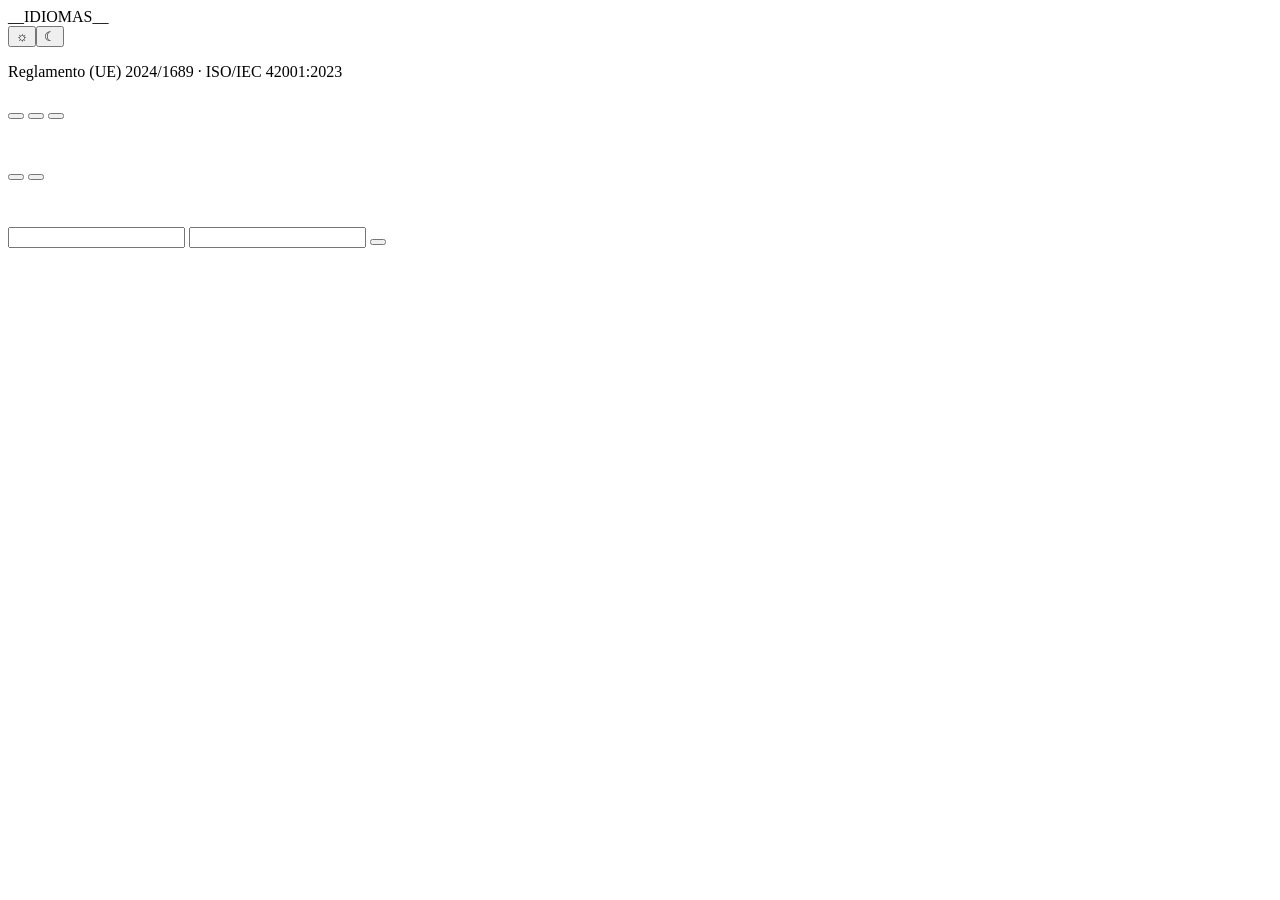
<file: consola/plantilla/pagina.html>
<!doctype html>
<html lang="es">
<meta charset="utf-8">
<meta name="viewport" content="width=device-width,initial-scale=1">
<title>Actaira</title>
<style>
__ESTILO__
</style>


<header>
  <div class="wrap bar">
    <div class="logo" role="img" aria-label="Actaira"></div>
    <div class="controles">
      <div class="seg" id="idioma" role="group" aria-label="Idioma">
        <!-- Un boton por idioma de `textos.json`, generado al construir.
             Escribirlos aqui a mano es la lista que se queda corta el dia
             que se anade el septimo, y este arbol ya tiene dos cicatrices
             de esa clase de lista. -->
        __IDIOMAS__
      </div>
      <div class="seg" id="tema" role="group" aria-label="Tema">
        <button data-t="light" aria-pressed="false">☼</button><button data-t="dark" aria-pressed="false">☾</button>
      </div>
    </div>
  </div>
</header>

<div class="wrap hero">
  <p class="eyebrow">Reglamento (UE) 2024/1689 · ISO/IEC 42001:2023</p>
  <h1 id="titular"></h1>
  <p id="entradilla"></p>
</div>

<div class="ciclo wrap" id="ciclo"></div>

<nav class="wrap vistas" id="vistas" role="tablist">
  <!-- Cada boton con su `id`. Nacen vacios a proposito -- el texto lo pone el
       idioma -- y un boton vacio sin id ni `aria-label` es un boton que un
       lector de pantalla no puede anunciar: quien no ve la pantalla oye
       «boton» tres veces y no sabe cual es cual. El id lo ata a su texto.

       EL PANEL QUE ABRE CADA PESTANA SE LLAMA `p-...` Y NO `v-...`.
       ------------------------------------------------------------------
       Los tres `<main>` de abajo llevaban EL MISMO id que su boton. Un id
       repetido no falla: `getElementById` devuelve el primero en el
       documento, que es el boton, asi que `cambiarVista` escondia y ensenaba
       las PESTANAS en vez de los paneles. Efecto: al cargar quedaba una sola
       pestana visible y las otras dos vistas -- el cuestionario entero y la
       declaracion de aplicabilidad -- no se podian alcanzar nunca.

       Es el mismo defecto que la quinta pasada encontro en el panel (siete de
       once vistas sin poder pulsarse) reaparecido aqui, y por el mismo
       motivo: la fase `navegador` abre el panel y no abre esta pagina. La
       causa la sujeta ahora `revisar_estructura`, que rechaza cualquier id
       repetido en las tres paginas. -->
  <button id="v-aplica" data-v="aplica" role="tab" aria-selected="true"
          aria-controls="p-aplica"></button>
  <button id="v-pregunta" data-v="pregunta" role="tab" aria-selected="false"
          aria-controls="p-pregunta"></button>
  <button id="v-soa" data-v="soa" role="tab" aria-selected="false"
          aria-controls="p-soa"></button>
</nav>

<main class="wrap" id="p-aplica" role="tabpanel" aria-labelledby="v-aplica">
  <div class="panel">
    <aside class="tarjeta">
      <h2><span id="lb-perfil"></span><span id="lb-fecha-corta"></span></h2>
      <div class="cuerpo">
        <div class="campo">
          <span class="pregunta" id="lb-roles"></span>
          <div class="roles" id="roles"></div>
        </div>
        <div id="exclusiones" style="border-bottom:1px solid var(--line);padding-bottom:6px;margin-bottom:17px"></div>
        <div id="preguntas"></div>
        <div class="campo">
          <span class="pregunta" id="lb-fecha"></span>
          <div class="seg" id="fecha" style="width:100%">
            <!-- Sin `data-f` escrito: lo pone la logica con la fecha de HOY. Estaba
                 clavado al dia en que se construyo la pagina, asi que el boton que
                 dice «Hoy» llevaba a un dia del pasado, y se alejaba uno mas cada
                 dia. No se inyecta al construir porque esta pagina tiene que salir
                 byte a byte igual en cualquier maquina. -->
            <button id="f-hoy" aria-pressed="true" style="flex:1"></button>
            <button id="f-2027" data-f="2027-12-02" aria-pressed="false" style="flex:1"></button>
          </div>
        </div>
      </div>
    </aside>

    <section>
      <div class="recuento" id="recuento"></div>
      <div id="aviso"></div>
      <div class="lista" id="lista"></div>
    </section>
  </div>

  <section class="seccion">
    <h2 id="cat-t"></h2>
    <p id="cat-p"></p>
    <div class="tablawrap"><table><thead><tr>
      <th id="th-id"></th><th id="th-tit"></th><th id="th-niv"></th><th id="th-cruce"></th>
    </tr></thead><tbody id="tbody-iso"></tbody></table></div>
  </section>

  <p class="pie" id="pie"></p>
</main>

<main class="wrap oculto" id="p-pregunta" role="tabpanel" aria-labelledby="v-pregunta">
  <section class="seccion">
    <h2 id="q-t"></h2>
    <p id="q-p"></p>
    <div class="firmante">
      <label><span id="lb-q-nombre"></span><input id="q-nombre" autocomplete="off"></label>
      <label><span id="lb-q-cargo"></span><input id="q-cargo" autocomplete="off"></label>
      <button class="accion" id="q-descargar"></button>
    </div>
    <p class="pie" id="q-descarga-p"></p>
    <div class="recuento" id="q-recuento"></div>
    <div class="seg filtro" id="q-filtro" role="group"></div>
    <div id="q-lista"></div>
  </section>
</main>

<main class="wrap oculto" id="p-soa" role="tabpanel" aria-labelledby="v-soa">
  <section class="seccion">
    <h2 id="soa-t"></h2>
    <p id="soa-p"></p>
    <div class="aviso" id="soa-notas"></div>
    <div class="recuento" id="soa-recuento"></div>
    <div class="tablawrap"><table><thead><tr>
      <th id="soa-th-ctrl"></th><th id="soa-th-entra"></th>
      <th id="soa-th-proc"></th><th id="soa-th-just"></th>
    </tr></thead><tbody id="tbody-soa"></tbody></table></div>
  </section>

  <section class="seccion">
    <h2 id="cl-t"></h2>
    <p id="cl-p"></p>
    <div class="tablawrap"><table><thead><tr>
      <th id="cl-th-id"></th><th id="cl-th-tit"></th>
      <th id="cl-th-doc"></th><th id="cl-th-prod"></th>
    </tr></thead><tbody id="tbody-cl"></tbody></table></div>
  </section>
</main>

<div id="detalle"></div>

<script>
__LOGICA__
</script>
</file>
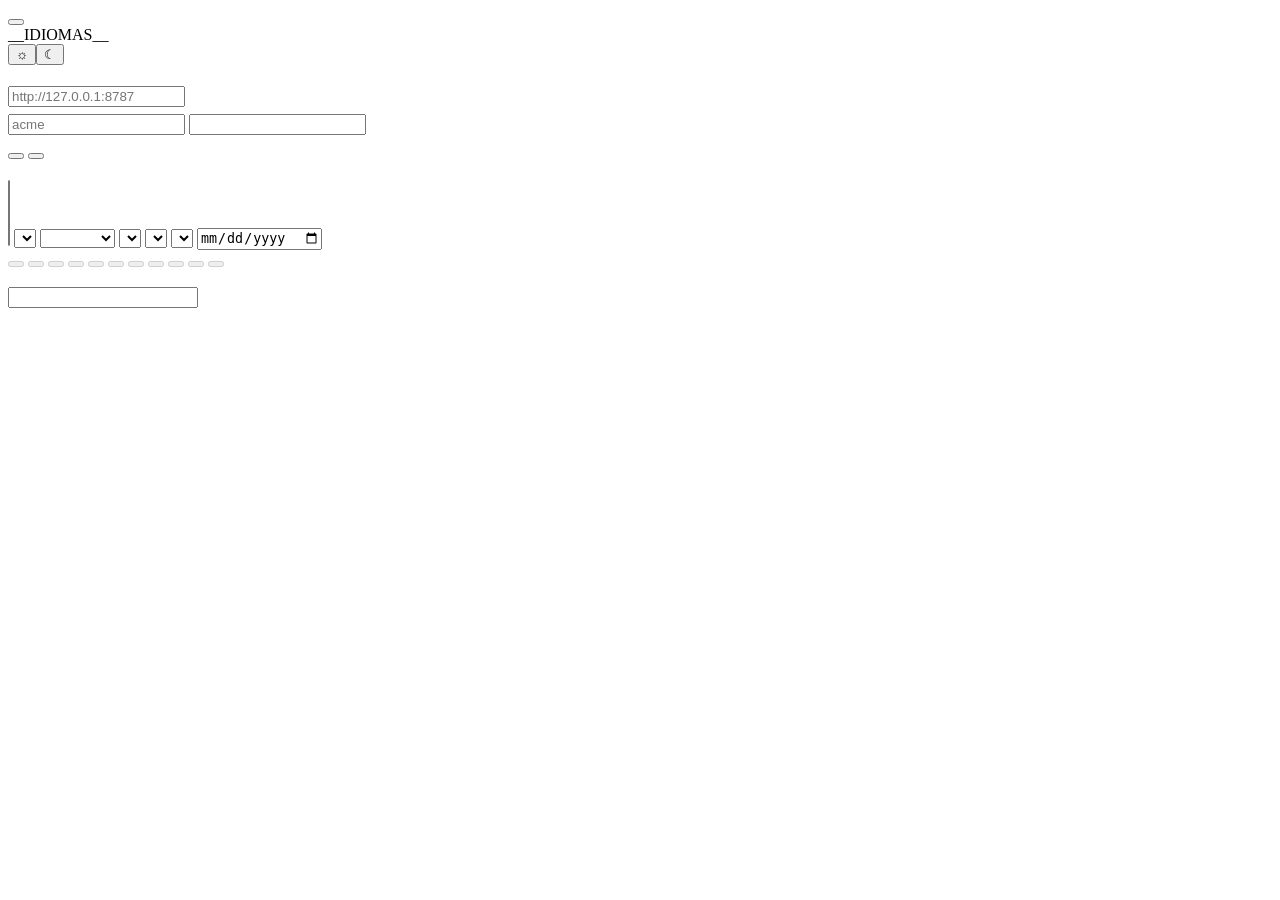
<file: panel/plantilla/pagina.html>
<!doctype html>
<html lang="es" data-tema="">
<meta charset="utf-8">
<meta name="viewport" content="width=device-width,initial-scale=1">
<title>Actaira</title>
<style>
__ESTILO__
</style>

<header>
  <div class="wrap bar">
    <div class="logo" role="img" aria-label="Actaira"></div>
    <div class="crece"></div>
    <button class="enchufe" id="enchufe" aria-expanded="false">
      <span class="punto" id="punto"></span><span id="enchufe-txt"></span>
    </button>
    <!-- EL IDIOMA DE LA INTERFAZ. Son seis, y se generan al construir desde
         las claves de `textos.json`: escribirlos aqui a mano seria la misma
         lista que se queda corta que ya escondio siete vistas de este panel. -->
    <div class="seg" id="idioma" role="group" aria-label="Idioma / Language">
      __IDIOMAS__
    </div>
    <div class="seg" id="tema" role="group" aria-label="Tema / Theme">
      <button data-t="light" aria-pressed="false" title="">☼</button><button data-t="dark" aria-pressed="false" title="">☾</button>
    </div>
  </div>
</header>

<div class="wrap hero">
  <p class="eyebrow" id="eyebrow"></p>
  <h1 id="titular"></h1>
  <p class="lede" id="entradilla"></p>
  <p class="sub grave oculto" id="idioma-doc"
     style="font-size:12px;max-width:62ch;margin:0 0 10px"></p>
  <p class="sub" id="origen-nota"
     style="font-size:12px;color:var(--muted);max-width:62ch"></p>
  <p class="aviso" id="sin-porcentaje"></p>
</div>

<div class="wrap">
  <p class="eyebrow" id="t-categoria"></p>
  <div class="cats" id="cats" role="group"></div>
</div>

<div class="wrap">
  <p class="eyebrow" id="t-ciclo"></p>
  <div class="ciclo" id="ciclo"></div>
</div>

<div class="wrap rejilla">
  <div class="columna-izquierda">
    <section class="tarjeta" id="tarjeta-conexion">
      <header><h2 id="t-conexion"></h2></header>
      <div class="cuerpo">
        <label class="campo"><span id="t-servidor"></span>
          <input id="servidor" type="url" placeholder="http://127.0.0.1:8787" autocomplete="off"></label>
        <p class="sub" id="servidor-nota"
           style="font-size:11.5px;color:var(--muted);margin:-4px 0 11px"></p>
        <label class="campo"><span id="t-cliente"></span>
          <input id="cliente" type="text" placeholder="acme" autocomplete="off" spellcheck="false"></label>
        <label class="campo"><span id="t-credencial"></span>
          <input id="credencial" type="password" autocomplete="off" spellcheck="false"></label>
        <p class="sub" id="credencial-nota" style="font-size:11.5px;color:var(--muted);margin:-4px 0 11px"></p>
        <div class="acciones">
          <button class="boton" id="conectar"></button>
          <button class="boton plano oculto" id="desconectar"></button>
        </div>
        <p id="conexion-mal" class="sub grave oculto" style="font-size:12px;margin-top:10px"></p>
      </div>
    </section>

    <section class="tarjeta" id="tarjeta-perfil" style="margin-top:18px">
      <header><h2 id="t-perfil"></h2></header>
      <div class="cuerpo">
        <label class="campo"><span id="t-roles"></span>
          <select id="rol" multiple size="4"
                  aria-describedby="t-roles-ayuda"></select>
          <small id="t-roles-ayuda"></small></label>
        <label class="campo"><span id="t-alto"></span><select id="alto_riesgo" data-tri></select></label>
        <label class="campo"><span id="t-via"></span>
          <select id="via_anexo">
            <option value=""></option><option value="anexo_iii">Anexo III</option><option value="anexo_i">Anexo I</option>
          </select></label>
        <label class="campo"><span id="t-sector"></span><select id="sector_publico" data-tri></select></label>
        <label class="campo"><span id="t-general"></span><select id="modelo_uso_general" data-tri></select></label>
        <label class="campo"><span id="t-sistemico"></span><select id="riesgo_sistemico" data-tri></select></label>
        <label class="campo"><span id="t-fecha"></span><input id="fecha" type="date"></label>
        <!-- Las vistas, como un grupo de navegacion y no como botones sueltos.
             `role="group"` con nombre accesible para que un lector de pantalla
             anuncie que son opciones del mismo conjunto, y no botones sin
             relacion repartidos por la pagina.

             El numero NO se escribe aqui. Ponia «nueve» cuando eran nueve y
             habria seguido poniendolo con once: una cifra a mano dentro de un
             comentario es la misma clase de mentira que la insignia del README
             que decia 180 pruebas con 591. -->
        <div class="acciones" role="group" aria-labelledby="t-vistas">
          <span id="t-vistas" class="sub"
                style="width:100%;font-size:11.5px;color:var(--muted);margin:0 0 4px"></span>
          <button class="boton" id="pedir-plan" disabled></button>
          <button class="boton plano" id="pedir-vig" disabled></button>
          <button class="boton plano" id="pedir-venc" disabled></button>
          <button class="boton plano" id="pedir-nc" disabled></button>
          <button class="boton plano" id="pedir-ev" disabled></button>
          <button class="boton plano" id="pedir-preg" disabled></button>
          <button class="boton plano" id="pedir-soa" disabled></button>
          <button class="boton plano" id="pedir-anx" disabled></button>
          <button class="boton plano" id="pedir-rev" disabled></button>
          <button class="boton plano" id="pedir-apl" disabled></button>
          <button class="boton plano" id="pedir-comp" disabled></button>
        </div>
      </div>
    </section>
  </div>

  <div>
    <section class="tarjeta">
      <header>
        <h2 id="t-recuento"></h2>
        <div class="crece"></div>
        <span class="mono" id="sello" style="font-size:11px;color:var(--muted)"></span>
      </header>
      <div class="recuento" id="recuento"></div>
    </section>

    <section class="tarjeta" style="margin-top:18px">
      <header>
        <h2 id="t-lineas"></h2>
        <div class="crece"></div>
        <label class="campo" style="margin:0">
          <span class="visualmente-oculto" id="t-buscar"></span>
          <input id="buscar" type="search" autocomplete="off"
                 style="min-width:190px" aria-describedby="buscar-cuenta">
        </label>
        <div class="seg" id="filtro" role="group" aria-labelledby="t-lineas"></div>
      </header>
      <!-- `aria-live="polite"` para que un lector de pantalla anuncie cuantas
           quedan al filtrar. Sin esto, quien no ve la lista teclea en el
           buscador y no se entera de si encontro algo. -->
      <p id="buscar-cuenta" class="sub" aria-live="polite"
         style="font-size:11.5px;color:var(--muted);margin:0 0 8px"></p>
      <div id="lineas"></div>
    </section>

    <section class="tarjeta" style="margin-top:18px">
      <header><h2 id="t-documento"></h2></header>
      <div class="cuerpo" style="padding-bottom:0"><p class="sub" id="doc-nota" style="font-size:12px;color:var(--muted);margin:0 0 10px"></p></div>
      <pre class="crudo" id="crudo"></pre>
    </section>
  </div>
</div>

<footer class="pie"><div class="wrap">
  <span id="pie-esquema" class="mono"></span>
</div></footer>

<script>
__LOGICA__
</script>
</html>
</file>
<file: sitio/tipografias.css>
/* GENERADO POR `herramientas/fuentes.py --traer`. NO SE EDITA A MANO.
 *
 * Las tipografias van aqui dentro, en base64, subconjuntadas a los caracteres
 * que este producto escribe. No se le piden a nadie.
 *
 * El porque esta entero en la cabecera de ese fichero; el resumen es que el
 * panel promete ser un solo fichero que se abre sin servidor, que la consola
 * existe para leerse offline, y que pedirle la tipografia a Google le cuenta a
 * Google quien abre el expediente de un cliente.
 *
 * SIL Open Font License 1.1. La atribucion esta en `NOTICE`.
 */

/* Archivo 400 700 · 140 caracteres · 23 KB */
@font-face {
  font-family: 'Archivo';
  font-style: normal;
  font-weight: 400 700;
  font-stretch: 100%;
  font-display: swap;
  src: url([data-uri]) format('woff2');
  unicode-range: U+0020, U+0021, U+0022, U+0023, U+0024, U+0025, U+0026, U+0027, U+0028, U+0029, U+002A, U+002B, U+002C, U+002D, U+002E, U+002F, U+0030, U+0031, U+0032, U+0033, U+0034, U+0035, U+0036, U+0037, U+0038, U+0039, U+003A, U+003B, U+003C, U+003D, U+003E, U+003F, U+0040, U+0041, U+0042, U+0043, U+0044, U+0045, U+0046, U+0047, U+0048, U+0049, U+004A, U+004B, U+004C, U+004D, U+004E, U+004F, U+0050, U+0051, U+0052, U+0053, U+0054, U+0055, U+0056, U+0057, U+0058, U+0059, U+005A, U+005B, U+005C, U+005D, U+005E, U+005F, U+0060, U+0061, U+0062, U+0063, U+0064, U+0065, U+0066, U+0067, U+0068, U+0069, U+006A, U+006B, U+006C, U+006D, U+006E, U+006F, U+0070, U+0071, U+0072, U+0073, U+0074, U+0075, U+0076, U+0077, U+0078, U+0079, U+007A, U+007B, U+007C, U+007D, U+007E, U+00AB, U+00B7, U+00BB, U+00BF, U+00C0, U+00C1, U+00C2, U+00C3, U+00C7, U+00C8, U+00C9, U+00CA, U+00CD, U+00D1, U+00D3, U+00D6, U+00D7, U+00DA, U+00DC, U+00DF, U+00E0, U+00E1, U+00E2, U+00E3, U+00E4, U+00E7, U+00E8, U+00E9, U+00EA, U+00EC, U+00ED, U+00EE, U+00F1, U+00F2, U+00F3, U+00F4, U+00F5, U+00F6, U+00F9, U+00FA, U+00FB, U+00FC, U+0153, U+2014, U+2026;
}
/* IBM Plex Mono 400 · 140 caracteres · 10 KB */
@font-face {
  font-family: 'IBM Plex Mono';
  font-style: normal;
  font-weight: 400;
  font-display: swap;
  src: url([data-uri]) format('woff2');
  unicode-range: U+0020, U+0021, U+0022, U+0023, U+0024, U+0025, U+0026, U+0027, U+0028, U+0029, U+002A, U+002B, U+002C, U+002D, U+002E, U+002F, U+0030, U+0031, U+0032, U+0033, U+0034, U+0035, U+0036, U+0037, U+0038, U+0039, U+003A, U+003B, U+003C, U+003D, U+003E, U+003F, U+0040, U+0041, U+0042, U+0043, U+0044, U+0045, U+0046, U+0047, U+0048, U+0049, U+004A, U+004B, U+004C, U+004D, U+004E, U+004F, U+0050, U+0051, U+0052, U+0053, U+0054, U+0055, U+0056, U+0057, U+0058, U+0059, U+005A, U+005B, U+005C, U+005D, U+005E, U+005F, U+0060, U+0061, U+0062, U+0063, U+0064, U+0065, U+0066, U+0067, U+0068, U+0069, U+006A, U+006B, U+006C, U+006D, U+006E, U+006F, U+0070, U+0071, U+0072, U+0073, U+0074, U+0075, U+0076, U+0077, U+0078, U+0079, U+007A, U+007B, U+007C, U+007D, U+007E, U+00AB, U+00B7, U+00BB, U+00BF, U+00C0, U+00C1, U+00C2, U+00C3, U+00C7, U+00C8, U+00C9, U+00CA, U+00CD, U+00D1, U+00D3, U+00D6, U+00D7, U+00DA, U+00DC, U+00DF, U+00E0, U+00E1, U+00E2, U+00E3, U+00E4, U+00E7, U+00E8, U+00E9, U+00EA, U+00EC, U+00ED, U+00EE, U+00F1, U+00F2, U+00F3, U+00F4, U+00F5, U+00F6, U+00F9, U+00FA, U+00FB, U+00FC, U+0153, U+2014, U+2026;
}
/* IBM Plex Mono 500 · 140 caracteres · 10 KB */
@font-face {
  font-family: 'IBM Plex Mono';
  font-style: normal;
  font-weight: 500;
  font-display: swap;
  src: url([data-uri]) format('woff2');
  unicode-range: U+0020, U+0021, U+0022, U+0023, U+0024, U+0025, U+0026, U+0027, U+0028, U+0029, U+002A, U+002B, U+002C, U+002D, U+002E, U+002F, U+0030, U+0031, U+0032, U+0033, U+0034, U+0035, U+0036, U+0037, U+0038, U+0039, U+003A, U+003B, U+003C, U+003D, U+003E, U+003F, U+0040, U+0041, U+0042, U+0043, U+0044, U+0045, U+0046, U+0047, U+0048, U+0049, U+004A, U+004B, U+004C, U+004D, U+004E, U+004F, U+0050, U+0051, U+0052, U+0053, U+0054, U+0055, U+0056, U+0057, U+0058, U+0059, U+005A, U+005B, U+005C, U+005D, U+005E, U+005F, U+0060, U+0061, U+0062, U+0063, U+0064, U+0065, U+0066, U+0067, U+0068, U+0069, U+006A, U+006B, U+006C, U+006D, U+006E, U+006F, U+0070, U+0071, U+0072, U+0073, U+0074, U+0075, U+0076, U+0077, U+0078, U+0079, U+007A, U+007B, U+007C, U+007D, U+007E, U+00AB, U+00B7, U+00BB, U+00BF, U+00C0, U+00C1, U+00C2, U+00C3, U+00C7, U+00C8, U+00C9, U+00CA, U+00CD, U+00D1, U+00D3, U+00D6, U+00D7, U+00DA, U+00DC, U+00DF, U+00E0, U+00E1, U+00E2, U+00E3, U+00E4, U+00E7, U+00E8, U+00E9, U+00EA, U+00EC, U+00ED, U+00EE, U+00F1, U+00F2, U+00F3, U+00F4, U+00F5, U+00F6, U+00F9, U+00FA, U+00FB, U+00FC, U+0153, U+2014, U+2026;
}
/* GENERADO POR `herramientas/fuentes.py --traer`. NO SE EDITA A MANO.
 *
 * Las tipografias van aqui dentro, en base64, subconjuntadas a los caracteres
 * que este producto escribe. No se le piden a nadie.
 *
 * El porque esta entero en la cabecera de ese fichero; el resumen es que el
 * panel promete ser un solo fichero que se abre sin servidor, que la consola
 * existe para leerse offline, y que pedirle la tipografia a Google le cuenta a
 * Google quien abre el expediente de un cliente.
 *
 * SIL Open Font License 1.1. La atribucion esta en `NOTICE`.
 */

/* Newsreader 400 · 140 caracteres · 40 KB */
@font-face {
  font-family: 'Newsreader';
  font-style: normal;
  font-weight: 400;
  font-display: swap;
  src: url([data-uri]) format('woff2');
  unicode-range: U+0020, U+0021, U+0022, U+0023, U+0024, U+0025, U+0026, U+0027, U+0028, U+0029, U+002A, U+002B, U+002C, U+002D, U+002E, U+002F, U+0030, U+0031, U+0032, U+0033, U+0034, U+0035, U+0036, U+0037, U+0038, U+0039, U+003A, U+003B, U+003C, U+003D, U+003E, U+003F, U+0040, U+0041, U+0042, U+0043, U+0044, U+0045, U+0046, U+0047, U+0048, U+0049, U+004A, U+004B, U+004C, U+004D, U+004E, U+004F, U+0050, U+0051, U+0052, U+0053, U+0054, U+0055, U+0056, U+0057, U+0058, U+0059, U+005A, U+005B, U+005C, U+005D, U+005E, U+005F, U+0060, U+0061, U+0062, U+0063, U+0064, U+0065, U+0066, U+0067, U+0068, U+0069, U+006A, U+006B, U+006C, U+006D, U+006E, U+006F, U+0070, U+0071, U+0072, U+0073, U+0074, U+0075, U+0076, U+0077, U+0078, U+0079, U+007A, U+007B, U+007C, U+007D, U+007E, U+00AB, U+00B7, U+00BB, U+00BF, U+00C0, U+00C1, U+00C2, U+00C3, U+00C7, U+00C8, U+00C9, U+00CA, U+00CD, U+00D1, U+00D3, U+00D6, U+00D7, U+00DA, U+00DC, U+00DF, U+00E0, U+00E1, U+00E2, U+00E3, U+00E4, U+00E7, U+00E8, U+00E9, U+00EA, U+00EC, U+00ED, U+00EE, U+00F1, U+00F2, U+00F3, U+00F4, U+00F5, U+00F6, U+00F9, U+00FA, U+00FB, U+00FC, U+0153, U+2014, U+2026;
}
/* Newsreader 500 · 140 caracteres · 40 KB */
@font-face {
  font-family: 'Newsreader';
  font-style: normal;
  font-weight: 500;
  font-display: swap;
  src: url([data-uri]) format('woff2');
  unicode-range: U+0020, U+0021, U+0022, U+0023, U+0024, U+0025, U+0026, U+0027, U+0028, U+0029, U+002A, U+002B, U+002C, U+002D, U+002E, U+002F, U+0030, U+0031, U+0032, U+0033, U+0034, U+0035, U+0036, U+0037, U+0038, U+0039, U+003A, U+003B, U+003C, U+003D, U+003E, U+003F, U+0040, U+0041, U+0042, U+0043, U+0044, U+0045, U+0046, U+0047, U+0048, U+0049, U+004A, U+004B, U+004C, U+004D, U+004E, U+004F, U+0050, U+0051, U+0052, U+0053, U+0054, U+0055, U+0056, U+0057, U+0058, U+0059, U+005A, U+005B, U+005C, U+005D, U+005E, U+005F, U+0060, U+0061, U+0062, U+0063, U+0064, U+0065, U+0066, U+0067, U+0068, U+0069, U+006A, U+006B, U+006C, U+006D, U+006E, U+006F, U+0070, U+0071, U+0072, U+0073, U+0074, U+0075, U+0076, U+0077, U+0078, U+0079, U+007A, U+007B, U+007C, U+007D, U+007E, U+00AB, U+00B7, U+00BB, U+00BF, U+00C0, U+00C1, U+00C2, U+00C3, U+00C7, U+00C8, U+00C9, U+00CA, U+00CD, U+00D1, U+00D3, U+00D6, U+00D7, U+00DA, U+00DC, U+00DF, U+00E0, U+00E1, U+00E2, U+00E3, U+00E4, U+00E7, U+00E8, U+00E9, U+00EA, U+00EC, U+00ED, U+00EE, U+00F1, U+00F2, U+00F3, U+00F4, U+00F5, U+00F6, U+00F9, U+00FA, U+00FB, U+00FC, U+0153, U+2014, U+2026;
}
</file>
